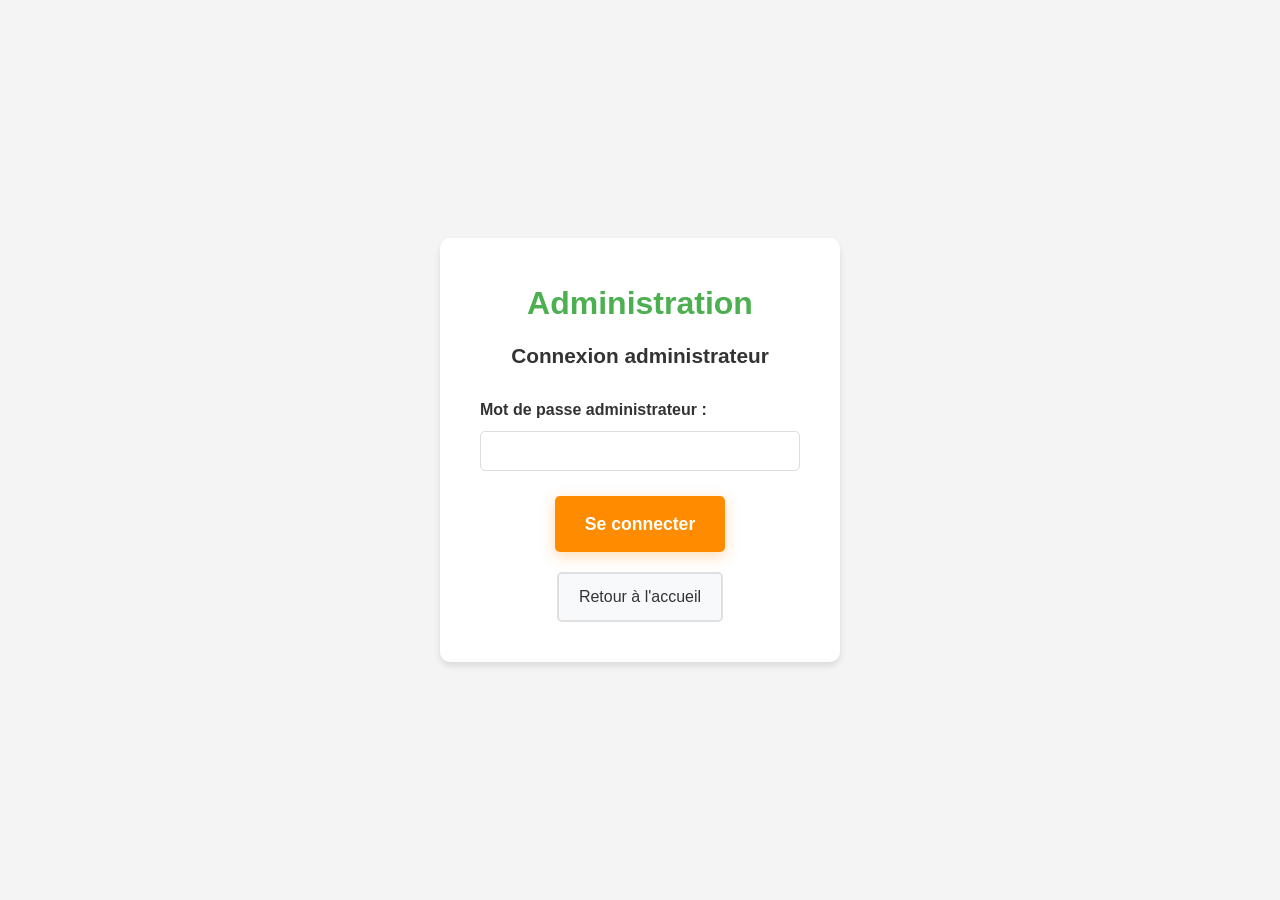
<file: admin.html>
<!DOCTYPE html>
<html lang="fr">
<head>
    <meta charset="UTF-8">
    <meta name="viewport" content="width=device-width, initial-scale=1.0">
    <title>Administration - Teranga Bio Sénégal</title>
    <link rel="stylesheet" href="styles.css?v=32">
</head>
<body class="admin-page">
    <button id="mobile-back-button" class="mobile-back-button" aria-label="Retour">
        <svg width="24" height="24" viewBox="0 0 24 24" fill="currentColor">
            <path d="M20 11H7.83l5.59-5.59L12 4l-8 8 8 8 1.41-1.41L7.83 13H20v-2z"/>
        </svg>
    </button>
    
    <!-- Section de connexion -->
    <div id="admin-login" class="admin-login-container">
        <div class="admin-login-box">
            <h1>Administration</h1>
            <h2>Connexion administrateur</h2>
            <form id="form-admin-login" autocomplete="off">
                <label for="admin-password">Mot de passe administrateur :</label>
                <input type="password" id="admin-password" autocomplete="new-password" required>
                <button type="submit" class="btn">Se connecter</button>
            </form>
            <div id="message-admin-login" style="display: none; margin-top: 15px; padding: 10px; border-radius: 5px;"></div>
            <a href="index.html" class="btn-secondary" style="margin-top: 15px; display: inline-block;">Retour à l'accueil</a>
        </div>
    </div>

    <!-- Tableau de bord administrateur -->
    <div id="admin-dashboard" style="display: none;">
        <header class="admin-header">
            <div class="admin-header-content">
                <h1>Administration - Teranga Bio Sénégal</h1>
                <div class="admin-header-actions">
                    <button id="btn-deconnexion" class="btn-secondary">Déconnexion</button>
                    <a href="index.html" class="btn">Retour à l'accueil</a>
                </div>
            </div>
        </header>
        
        <main class="admin-main">
            <!-- Navigation par onglets -->
            <nav class="admin-tabs">
                <button class="admin-tab active" data-tab="dashboard">📊 Tableau de bord</button>
                <button class="admin-tab" data-tab="vendeurs">👥 Vendeurs</button>
                <button class="admin-tab" data-tab="partenaires">🤝 Partenaires</button>
                <button class="admin-tab" data-tab="annonces">📢 Annonces</button>
                <button class="admin-tab" data-tab="campagnes">⭐ Campagnes</button>
                <button class="admin-tab" data-tab="categories">📁 Catégories & Zones</button>
                <button class="admin-tab" data-tab="passwords">🔐 Mots de passe</button>
            </nav>

            <!-- Onglet : Tableau de bord -->
            <section id="tab-dashboard" class="admin-tab-content active">
                <h2>Tableau de bord</h2>
                
                <!-- Encart sécurité et responsabilité -->
                <div class="admin-security-info">
                    <h3>🔒 Rôle et responsabilités administrateur</h3>
                    <p><strong>Rôle :</strong> Vous êtes responsable de la modération des contenus, de la validation des vendeurs et partenaires, et de la gestion éditoriale de la plateforme.</p>
                    <p><strong>Responsabilité éditoriale :</strong> Tous les contenus publiés (annonces, campagnes) doivent respecter les valeurs de Teranga Bio Sénégal et les règles de publication.</p>
                    <p><strong>Modération :</strong> Vérifiez chaque annonce avant publication, validez les demandes de vendeurs et partenaires selon les critères établis.</p>
                </div>

                <!-- Avertissement localStorage -->
                <div class="admin-warning">
                    <h3>⚠️ Important : Stockage local</h3>
                    <p>Les données sont stockées localement dans votre navigateur (localStorage). Les données sur d'autres appareils ne seront pas visibles ici.</p>
                </div>

                <!-- État de la plateforme - KPI -->
                <div class="admin-kpi-section">
                    <h3>📊 État de la plateforme</h3>
                    <div class="admin-kpi-grid">
                        <div class="admin-kpi-card">
                            <div class="kpi-icon">📢</div>
                            <div class="kpi-content">
                                <h4>Annonces totales</h4>
                                <p class="kpi-number" id="kpi-annonces-totales">0</p>
                                <p class="kpi-detail" id="kpi-annonces-detail">-</p>
                            </div>
                        </div>
                        <div class="admin-kpi-card">
                            <div class="kpi-icon">📅</div>
                            <div class="kpi-content">
                                <h4>Annonces cette semaine</h4>
                                <p class="kpi-number" id="kpi-annonces-semaine">0</p>
                                <p class="kpi-detail" id="kpi-annonces-aujourdhui">Aujourd'hui: 0</p>
                            </div>
                        </div>
                        <div class="admin-kpi-card">
                            <div class="kpi-icon">👥</div>
                            <div class="kpi-content">
                                <h4>Vendeurs actifs</h4>
                                <p class="kpi-number" id="kpi-vendeurs-actifs">0</p>
                                <p class="kpi-detail">Avec au moins une annonce</p>
                            </div>
                        </div>
                        <div class="admin-kpi-card">
                            <div class="kpi-icon">🎬</div>
                            <div class="kpi-content">
                                <h4>Répartition média</h4>
                                <p class="kpi-number" id="kpi-video-audio">-</p>
                                <p class="kpi-detail" id="kpi-video-audio-detail">-</p>
                            </div>
                        </div>
                        <div class="admin-kpi-card kpi-card-large">
                            <div class="kpi-icon">📍</div>
                            <div class="kpi-content">
                                <h4>Zones les plus actives</h4>
                                <div class="kpi-zones-list" id="kpi-zones-actives">
                                    <p class="kpi-detail">Chargement...</p>
                                </div>
                            </div>
                        </div>
                    </div>
                </div>

                <!-- Centre de décisions -->
                <div class="admin-decision-center">
                    <h3>🎯 Centre de décisions</h3>
                    <div class="admin-decision-grid">
                        <div class="admin-decision-card decision-pending">
                            <div class="decision-icon" data-target="tab-vendeurs" data-filter="en_attente" role="button" tabindex="0" aria-label="Voir les vendeurs en attente">⚠️</div>
                            <div class="decision-content">
                                <h4>Vendeurs en attente</h4>
                                <p class="decision-number" id="decision-vendeurs-pending">0</p>
                                <button class="btn btn-decision" data-target="tab-vendeurs" data-filter="en_attente">
                                    Voir / Traiter maintenant
                                </button>
                            </div>
                        </div>
                        <div class="admin-decision-card decision-pending">
                            <div class="decision-icon" data-target="tab-partenaires" data-filter="en_attente" role="button" tabindex="0" aria-label="Voir les partenaires en attente">🔔</div>
                            <div class="decision-content">
                                <h4>Partenaires en attente</h4>
                                <p class="decision-number" id="decision-partenaires-pending">0</p>
                                <button class="btn btn-decision" data-target="tab-partenaires" data-filter="en_attente">
                                    Voir / Traiter maintenant
                                </button>
                            </div>
                        </div>
                        <div class="admin-decision-card decision-moderation">
                            <div class="decision-icon" data-target="tab-annonces" data-filter="en_attente" role="button" tabindex="0" aria-label="Voir les annonces à modérer">📣</div>
                            <div class="decision-content">
                                <h4>Annonces à modérer</h4>
                                <p class="decision-number" id="decision-annonces-pending">0</p>
                                <button class="btn btn-decision" data-target="tab-annonces" data-filter="en_attente">
                                    Voir / Traiter maintenant
                                </button>
                            </div>
                        </div>
                        <div class="admin-decision-card decision-active">
                            <div class="decision-icon" data-target="tab-campagnes" role="button" tabindex="0" aria-label="Voir les campagnes actives">⭐</div>
                            <div class="decision-content">
                                <h4>Campagnes actives</h4>
                                <p class="decision-number" id="decision-campagnes-active">0</p>
                                <button class="btn btn-decision" data-target="tab-campagnes">
                                    Voir / Traiter maintenant
                                </button>
                            </div>
                        </div>
                    </div>
                </div>

                <!-- Statistiques générales -->
                <div class="admin-stats-grid">
                    <div class="admin-stat-card">
                        <h3>Vendeurs totaux</h3>
                        <p class="admin-stat-number" id="stat-vendeurs-totaux">-</p>
                        <p class="admin-stat-detail" id="stat-vendeurs-detail">-</p>
                    </div>
                    <div class="admin-stat-card">
                        <h3>Partenaires totaux</h3>
                        <p class="admin-stat-number" id="stat-partenaires-totaux">-</p>
                        <p class="admin-stat-detail" id="stat-partenaires-detail">-</p>
                    </div>
                    <div class="admin-stat-card">
                        <h3>Annonces totales</h3>
                        <p class="admin-stat-number" id="stat-annonces-totales">-</p>
                        <p class="admin-stat-detail" id="stat-annonces-detail">-</p>
                    </div>
                    <div class="admin-stat-card">
                        <h3>Campagnes actives</h3>
                        <p class="admin-stat-number" id="stat-campagnes-actives">-</p>
                        <p class="admin-stat-detail" id="stat-campagnes-detail">-</p>
                    </div>
                </div>

                <!-- En attente de validation -->
                <div class="admin-pending-section">
                    <h3>En attente de validation</h3>
                    <div class="admin-pending-grid">
                        <div class="admin-pending-card">
                            <h4>Vendeurs en attente</h4>
                            <p class="admin-pending-number" id="pending-vendeurs">0</p>
                            <button class="btn" onclick="adminSwitchTab('vendeurs', 'en_attente')">Voir la liste</button>
                        </div>
                        <div class="admin-pending-card">
                            <h4>Partenaires en attente</h4>
                            <p class="admin-pending-number" id="pending-partenaires">0</p>
                            <button class="btn" onclick="adminSwitchTab('partenaires', 'en_attente')">Voir la liste</button>
                        </div>
                    </div>
                </div>

                <!-- Annonces récentes -->
                <div class="admin-recent-section">
                    <h3>Annonces récentes</h3>
                    <div id="admin-recent-annonces" class="admin-recent-list">
                        <!-- Généré par JS -->
                    </div>
                </div>

                <!-- Historique des actions admin -->
                <div class="admin-history-section">
                    <div class="admin-section-header">
                        <h3>📋 Historique des actions administrateur</h3>
                        <button id="btn-clear-history" class="btn-secondary btn-small">Effacer l'historique</button>
                    </div>
                    <div id="admin-history" class="admin-history-list">
                        <!-- Généré par JS -->
                    </div>
                </div>
            </section>

            <!-- Onglet : Vendeurs -->
            <section id="tab-vendeurs" class="admin-tab-content">
                <div class="admin-section-header">
                    <h2>Gestion des vendeurs</h2>
                    <button id="btn-refresh-vendeurs" class="btn-secondary">🔄 Actualiser</button>
                </div>
                
                <!-- Filtres -->
                <div class="admin-filters">
                    <input type="text" id="filter-vendeurs-search" placeholder="Rechercher un vendeur..." class="admin-filter-input">
                    <select id="filter-vendeurs-statut" class="admin-filter-select">
                        <option value="">Tous les statuts</option>
                        <option value="en_attente">En attente</option>
                        <option value="valide">Validé</option>
                        <option value="suspendu">Suspendu</option>
                    </select>
                    <select id="filter-vendeurs-zone" class="admin-filter-select">
                        <option value="">Toutes les zones</option>
                    </select>
                </div>

                <div id="admin-vendeurs-list" class="admin-list">
                    <!-- Liste générée par JS -->
                </div>
                
                <!-- Message de confirmation -->
                <div id="message-vendeurs" class="admin-message" style="display: none;"></div>
            </section>

            <!-- Onglet : Partenaires -->
            <section id="tab-partenaires" class="admin-tab-content">
                <div class="admin-section-header">
                    <h2>Gestion des partenaires</h2>
                    <button id="btn-refresh-partenaires" class="btn-secondary">🔄 Actualiser</button>
                </div>
                
                <!-- Filtres -->
                <div class="admin-filters">
                    <input type="text" id="filter-partenaires-search" placeholder="Rechercher un partenaire..." class="admin-filter-input">
                    <select id="filter-partenaires-statut" class="admin-filter-select">
                        <option value="">Tous les statuts</option>
                        <option value="en_attente">En attente</option>
                        <option value="valide">Validé</option>
                        <option value="suspendu">Suspendu</option>
                    </select>
                    <select id="filter-partenaires-type" class="admin-filter-select">
                        <option value="">Tous les types</option>
                        <option value="ONG">ONG</option>
                        <option value="coopérative">Coopérative</option>
                        <option value="projet">Projet</option>
                        <option value="institution">Institution</option>
                        <option value="entreprise">Entreprise</option>
                    </select>
                </div>

                <div id="admin-partenaires-list" class="admin-list">
                    <!-- Liste générée par JS -->
                </div>
                
                <!-- Message de confirmation -->
                <div id="message-partenaires" class="admin-message" style="display: none;"></div>
            </section>

            <!-- Onglet : Annonces -->
            <section id="tab-annonces" class="admin-tab-content">
                <div class="admin-section-header">
                    <h2>Gestion et modération des annonces</h2>
                    <button id="btn-refresh-annonces" class="btn-secondary">🔄 Actualiser</button>
                </div>
                
                <!-- Filtres -->
                <div class="admin-filters">
                    <input type="text" id="filter-annonces-search" placeholder="Rechercher par catégorie, zone, contact..." class="admin-filter-input">
                    <select id="filter-annonces-format" class="admin-filter-select">
                        <option value="">Tous les formats</option>
                        <option value="video">📹 Vidéo</option>
                        <option value="audio">🎙️ Audio</option>
                        <option value="image">🖼️ Image</option>
                    </select>
                    <select id="filter-annonces-origine" class="admin-filter-select">
                        <option value="">Toutes les origines</option>
                        <option value="vendeur">👤 Vendeur</option>
                        <option value="partenaire">🤝 Partenaire</option>
                    </select>
                    <select id="filter-annonces-statut" class="admin-filter-select">
                        <option value="">Tous les statuts</option>
                        <option value="en_attente">⏳ En attente</option>
                        <option value="publiee">✓ Publiée</option>
                        <option value="masquee">👁️ Masquée</option>
                        <option value="refusee">✗ Refusée</option>
                    </select>
                    <select id="filter-annonces-categorie" class="admin-filter-select">
                        <option value="">Toutes les catégories</option>
                    </select>
                    <select id="filter-annonces-zone" class="admin-filter-select">
                        <option value="">Toutes les zones</option>
                    </select>
                </div>

                <div id="admin-annonces-list" class="admin-annonces-grid">
                    <!-- Liste générée par JS -->
                </div>
                
                <!-- Message de confirmation -->
                <div id="message-annonces" class="admin-message" style="display: none;"></div>
            </section>

            <!-- Onglet : Campagnes -->
            <section id="tab-campagnes" class="admin-tab-content">
                <div class="admin-section-header">
                    <h2>Gestion des campagnes partenaires</h2>
                    <button id="btn-refresh-campagnes" class="btn-secondary">🔄 Actualiser</button>
                </div>

                <div id="admin-campagnes-list" class="admin-list">
                    <!-- Liste générée par JS -->
                </div>
                
                <!-- Message de confirmation -->
                <div id="message-campagnes" class="admin-message" style="display: none;"></div>
            </section>

            <!-- Onglet : Catégories & Zones -->
            <section id="tab-categories" class="admin-tab-content">
                <div class="admin-section-header">
                    <h2>Gestion des catégories et zones</h2>
                </div>

                <div class="admin-categories-zones-grid">
                    <div class="admin-categories-section">
                        <h3>Catégories de produits</h3>
                        <div class="admin-add-item">
                            <input type="text" id="new-categorie" placeholder="Nom de la catégorie" class="admin-input">
                            <button id="btn-add-categorie" class="btn">Ajouter</button>
                        </div>
                        <div id="admin-categories-list" class="admin-items-list">
                            <!-- Liste générée par JS -->
                        </div>
                    </div>

                    <div class="admin-zones-section">
                        <h3>Zones géographiques</h3>
                        <div class="admin-add-item">
                            <input type="text" id="new-zone" placeholder="Nom de la zone" class="admin-input">
                            <button id="btn-add-zone" class="btn">Ajouter</button>
                        </div>
                        <div id="admin-zones-list" class="admin-items-list">
                            <!-- Liste générée par JS -->
                        </div>
                    </div>
                </div>
            </section>

            <!-- Onglet : Mots de passe -->
            <section id="tab-passwords" class="admin-tab-content">
                <div class="admin-section-header">
                    <h2>🔐 Visualisation des mots de passe</h2>
                    <button id="btn-refresh-passwords" class="btn-secondary">🔄 Actualiser</button>
                </div>

                <div class="admin-warning" style="margin-bottom: 20px;">
                    <h3>⚠️ Attention : Sécurité</h3>
                    <p>Cette section affiche les mots de passe en clair stockés dans localStorage. Les mots de passe ne sont pas cryptés. Cette fonctionnalité est uniquement à des fins d'administration et de développement.</p>
                </div>

                <div class="admin-passwords-grid">
                    <div class="admin-passwords-section">
                        <div class="admin-section-header">
                            <h3>👥 Vendeurs inscrits</h3>
                            <span id="count-vendeurs-passwords" class="admin-count-badge">0</span>
                        </div>
                        <div id="admin-vendeurs-passwords" class="admin-passwords-table-container">
                            <!-- Tableau généré par JS -->
                        </div>
                    </div>

                    <div class="admin-passwords-section">
                        <div class="admin-section-header">
                            <h3>🤝 Partenaires</h3>
                            <span id="count-partenaires-passwords" class="admin-count-badge">0</span>
                        </div>
                        <div id="admin-partenaires-passwords" class="admin-passwords-table-container">
                            <!-- Tableau généré par JS -->
                        </div>
                    </div>
                </div>
            </section>
        </main>
        
        <!-- Footer chargé dynamiquement -->
        <div id="footer-placeholder"></div>
    </div>
    
    <script src="script.js?v=26"></script>
    <script src="admin.js?v=1"></script>
</body>
</html>
</file>
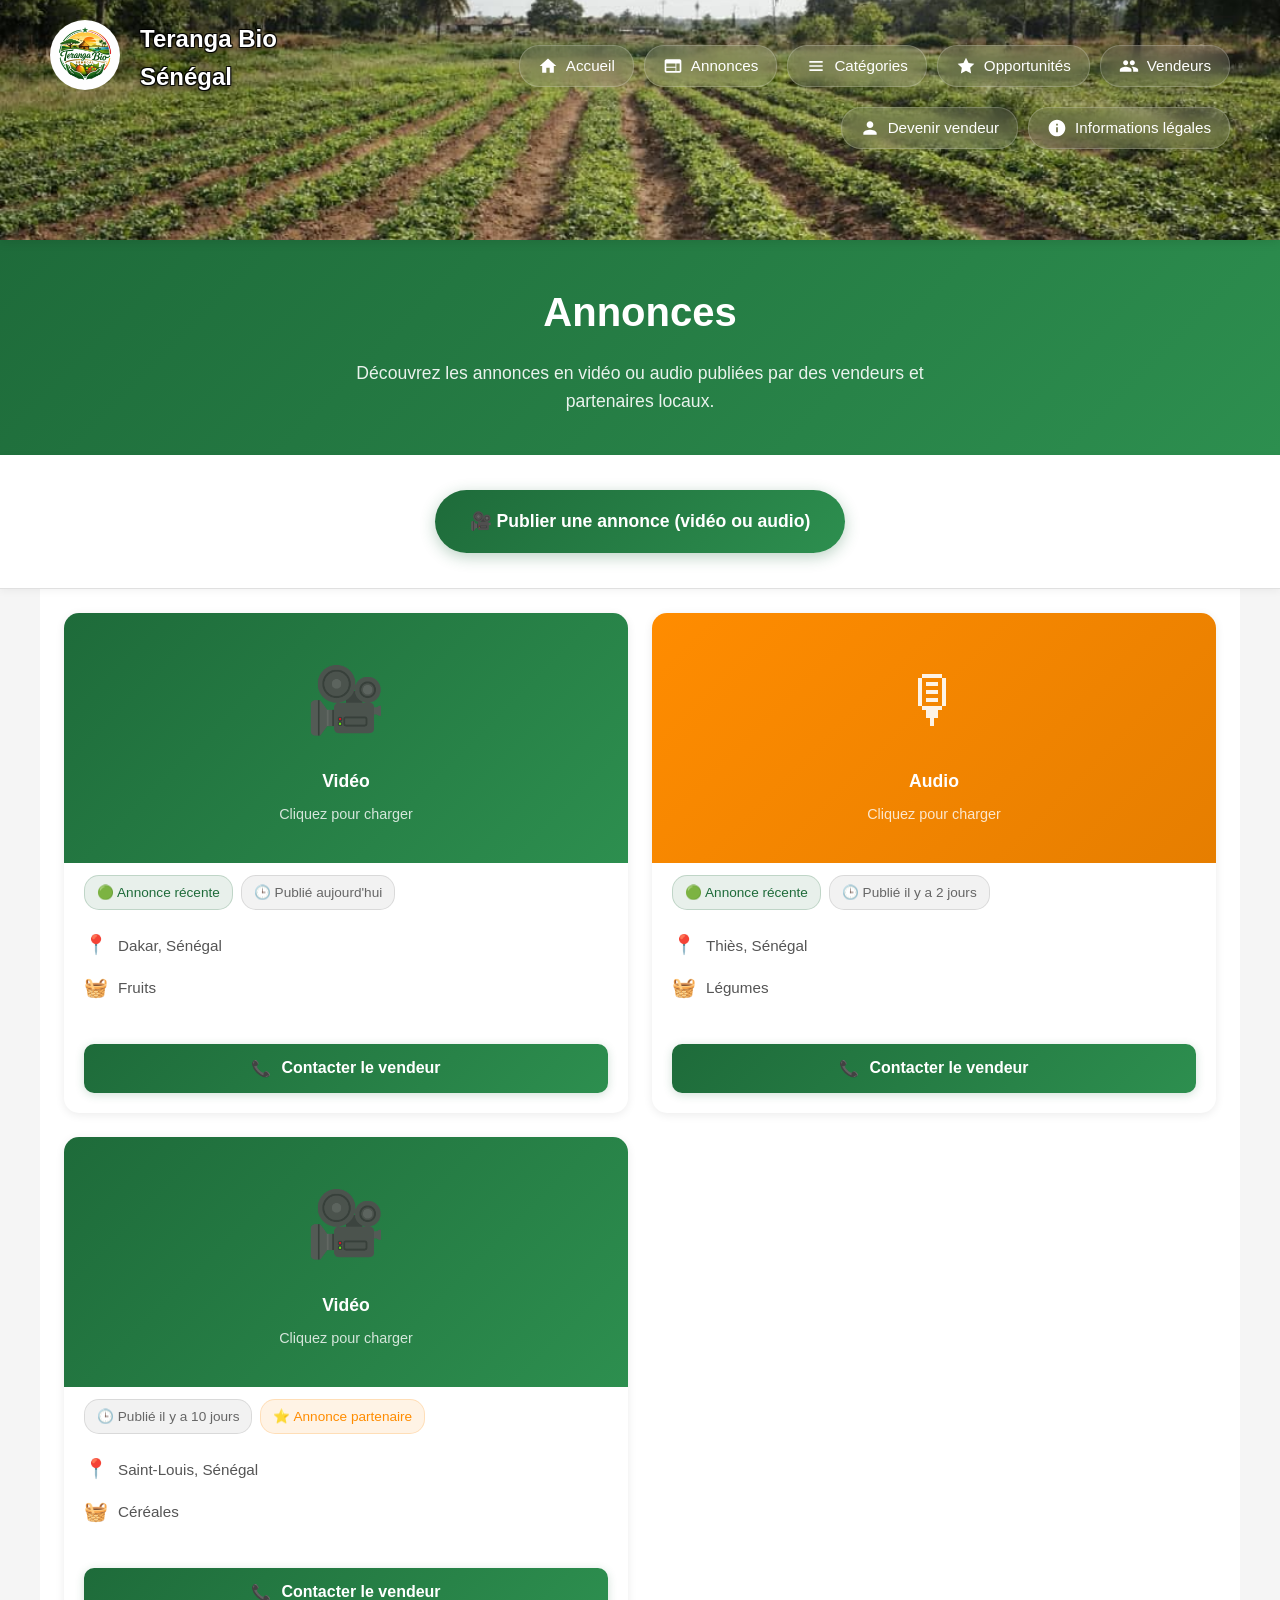
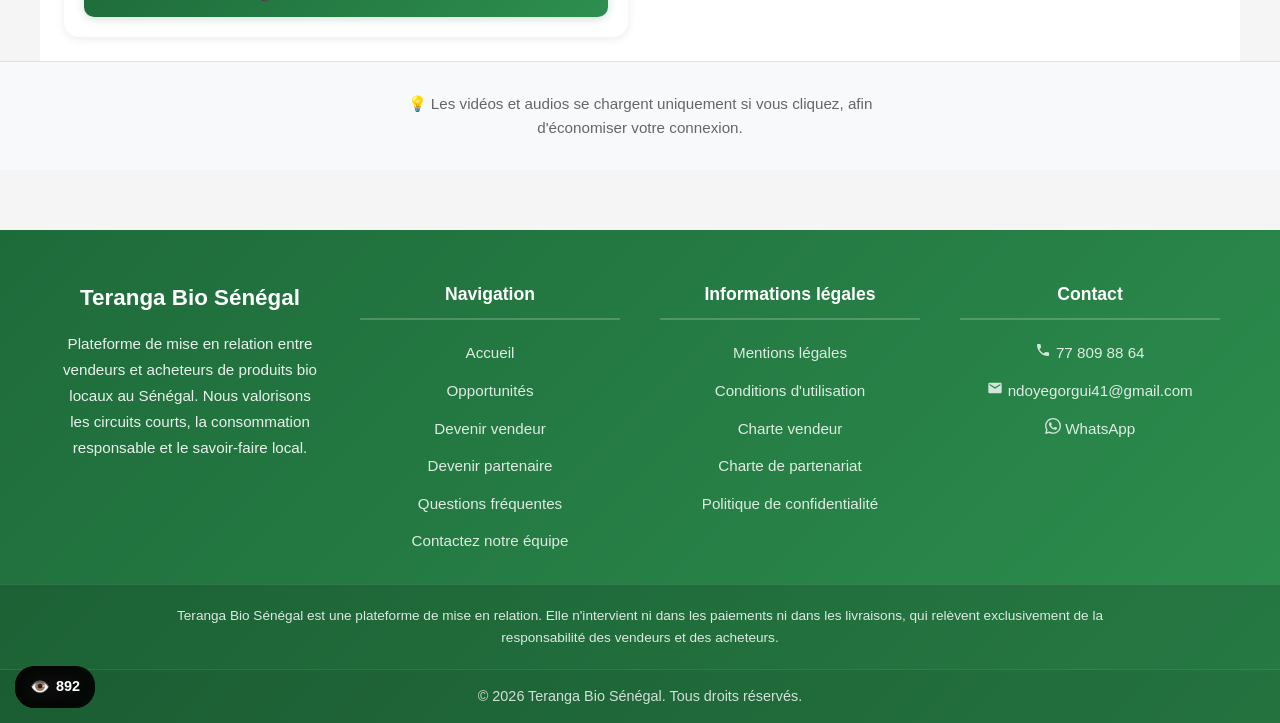
<file: annonces.html>
<!DOCTYPE html>
<html lang="fr">
<head>
    <meta charset="UTF-8">
    <meta name="viewport" content="width=device-width, initial-scale=1.0">
    <title>Annonces - Teranga Bio Sénégal</title>
    <link rel="stylesheet" href="styles.css?v=28">
</head>
<body class="page-annonces">
    <button id="mobile-back-button" class="mobile-back-button" aria-label="Retour">
        <svg width="24" height="24" viewBox="0 0 24 24" fill="currentColor">
            <path d="M20 11H7.83l5.59-5.59L12 4l-8 8 8 8 1.41-1.41L7.83 13H20v-2z"/>
        </svg>
    </button>
    <header>
        <img src="images/logo1.jpeg" alt="Logo Teranga Bio" class="logo-header">
        <div class="header-content">
            <h1>Teranga Bio Sénégal</h1>
            <nav class="main-nav" id="main-nav">
                <a href="index.html" class="nav-link">
                    <svg width="20" height="20" viewBox="0 0 24 24" fill="currentColor">
                        <path d="M10 20v-6h4v6h5v-8h3L12 3 2 12h3v8z"/>
                    </svg>
                    <span>Accueil</span>
                </a>
                <a href="annonces.html" class="nav-link active">
                    <svg width="20" height="20" viewBox="0 0 24 24" fill="currentColor">
                        <path d="M20 4H4c-1.1 0-1.99.9-1.99 2L2 18c0 1.1.9 2 2 2h16c1.1 0 2-.9 2-2V6c0-1.1-.9-2-2-2zm-5 14H4v-4h11v4zm0-5H4V9h11v4zm5 5h-4V9h4v9z"/>
                    </svg>
                    <span>Annonces</span>
                </a>
                <a href="categories.html" class="nav-link">
                    <svg width="20" height="20" viewBox="0 0 24 24" fill="currentColor">
                        <path d="M4 6h16v2H4zm0 5h16v2H4zm0 5h16v2H4z"/>
                    </svg>
                    <span>Catégories</span>
                </a>
                <a href="opportunite.html" class="nav-link">
                    <svg width="20" height="20" viewBox="0 0 24 24" fill="currentColor">
                        <path d="M12 2l3.09 6.26L22 9.27l-5 4.87 1.18 6.88L12 17.77l-6.18 3.25L7 14.14 2 9.27l6.91-1.01L12 2z"/>
                    </svg>
                    <span>Opportunités</span>
                </a>
                <a href="vendeurs.html" class="nav-link">
                    <svg width="20" height="20" viewBox="0 0 24 24" fill="currentColor">
                        <path d="M16 11c1.66 0 2.99-1.34 2.99-3S17.66 5 16 5c-1.66 0-3 1.34-3 3s1.34 3 3 3zm-8 0c1.66 0 2.99-1.34 2.99-3S9.66 5 8 5C6.34 5 5 6.34 5 8s1.34 3 3 3zm0 2c-2.33 0-7 1.17-7 3.5V19h14v-2.5c0-2.33-4.67-3.5-7-3.5zm8 0c-.29 0-.62.02-.97.05 1.16.84 1.97 1.97 1.97 3.45V19h6v-2.5c0-2.33-4.67-3.5-7-3.5z"/>
                    </svg>
                    <span>Vendeurs</span>
                </a>
                <a href="vendeur.html" class="nav-link">
                    <svg width="20" height="20" viewBox="0 0 24 24" fill="currentColor">
                        <path d="M12 12c2.21 0 4-1.79 4-4s-1.79-4-4-4-4 1.79-4 4 1.79 4 4 4zm0 2c-2.67 0-8 1.34-8 4v2h16v-2c0-2.66-5.33-4-8-4z"/>
                    </svg>
                    <span>Devenir vendeur</span>
                </a>
                <a href="informations-legales.html" class="nav-link">
                    <svg width="20" height="20" viewBox="0 0 24 24" fill="currentColor">
                        <path d="M12 2C6.48 2 2 6.48 2 12s4.48 10 10 10 10-4.48 10-10S17.52 2 12 2zm1 15h-2v-6h2v6zm0-8h-2V7h2v2z"/>
                    </svg>
                    <span>Informations légales</span>
                </a>
            </nav>
            <button class="nav-toggle" id="nav-toggle" aria-label="Toggle navigation">
                <span></span>
                <span></span>
                <span></span>
            </button>
        </div>
    </header>

    <main class="annonces-main">
        <!-- En-tête de la page -->
        <section class="annonces-header">
            <h1>Annonces</h1>
            <p class="annonces-subtitle">Découvrez les annonces en vidéo ou audio publiées par des vendeurs et partenaires locaux.</p>
        </section>

        <!-- CTA principal -->
        <section class="annonces-cta-section">
            <button type="button" class="btn btn-annonces-cta" id="btn-publier-annonce-page">
                🎥 Publier une annonce (vidéo ou audio)
            </button>
        </section>

        <!-- Feed d'annonces -->
        <section class="annonces-feed" id="annonces-feed">
            <!-- Les annonces seront chargées dynamiquement ici -->
            <div class="annonces-loading" id="annonces-loading">
                <div class="loading-spinner"></div>
                <p>Chargement des annonces...</p>
            </div>
        </section>

        <!-- Message de sensibilisation -->
        <section class="annonces-info">
            <p class="info-text">
                💡 Les vidéos et audios se chargent uniquement si vous cliquez, afin d'économiser votre connexion.
            </p>
        </section>
    </main>

    <!-- Footer dynamique -->
    <div id="footer-placeholder"></div>

    <!-- Modal de publication (complet) -->
    <div id="modal-publication" class="modal-publication" style="display: none;">
        <div class="modal-content">
            <button class="modal-close" id="modal-close" aria-label="Fermer">&times;</button>
            
            <!-- ÉTAPE 0 : Acceptation des règles de publication -->
            <div class="modal-step" id="step-0" data-step="0">
                <h2>Règles de publication</h2>
                <p class="step-description">Avant de publier votre annonce, prenez connaissance des règles essentielles</p>
                
                <!-- Règles visuelles -->
                <div class="rules-visual">
                    <div class="rule-item">
                        <span class="rule-icon">🧺</span>
                        <span class="rule-text">Produits bio locaux uniquement</span>
                    </div>
                    <div class="rule-item">
                        <span class="rule-icon">📍</span>
                        <span class="rule-text">Indiquer clairement le lieu</span>
                    </div>
                    <div class="rule-item">
                        <span class="rule-icon">📞</span>
                        <span class="rule-text">Donner un moyen de contact</span>
                    </div>
                    <div class="rule-item">
                        <span class="rule-icon">❌</span>
                        <span class="rule-text">Pas d'arnaque ni de fausses promesses</span>
                    </div>
                    <div class="rule-item">
                        <span class="rule-icon">🤝</span>
                        <span class="rule-text">Respect et honnêteté</span>
                    </div>
                </div>
                
                <!-- Version audio -->
                <div class="rules-audio-section">
                    <button type="button" class="btn-audio-rules" id="btn-audio-rules">
                        <span class="audio-icon">🎙️</span>
                        <span>Écouter les règles</span>
                    </button>
                    <audio id="audio-rules" preload="none" style="display: none;">
                        <source src="audio/regles-publication.mp3" type="audio/mpeg">
                        <source src="audio/regles-publication.m4a" type="audio/mp4">
                    </audio>
                    <div id="audio-status" class="audio-status" style="display: none;">
                        <span class="audio-playing-icon">🔊</span>
                        <span>Lecture en cours...</span>
                    </div>
                </div>
                
                <!-- Lien vers le texte complet -->
                <div class="rules-link-section">
                    <a href="informations-legales.html#regles-publication" target="_blank" class="rules-full-link">
                        <span>📄</span>
                        <span>Lire toutes les règles de publication</span>
                    </a>
                </div>
                
                <!-- Acceptation obligatoire -->
                <div class="rules-acceptance">
                    <label class="rules-checkbox-label" id="rules-checkbox-label">
                        <input type="checkbox" id="accept-rules" name="accept-rules" required>
                        <span class="checkbox-custom"></span>
                        <span class="checkbox-text">J'ai compris et j'accepte les règles de publication <span class="required">*</span></span>
                    </label>
                    <div id="rules-error" class="rules-error" style="display: none;">
                        Vous devez accepter les règles pour continuer
                    </div>
                </div>
                
                <!-- Bouton continuer -->
                <button type="button" class="btn btn-primary btn-continue-rules" id="btn-continue-rules" disabled>
                    Continuer
                </button>
                
                <p class="rules-timer-info" id="rules-timer-info">Veuillez prendre le temps de lire les règles (5 secondes minimum)</p>
            </div>
            
            <!-- ÉTAPE 1 : Choisir le mode de publication -->
                <div class="modal-step" id="step-1" data-step="1">
                    <h2>Choisissez votre mode de publication</h2>
                    <p class="step-description">Choisissez ce qui est le plus simple pour vous</p>
                    <div class="format-buttons">
                        <button type="button" class="format-btn" data-mode="record-video">
                            <span class="format-emoji">📹</span>
                            <span>Enregistrer une vidéo</span>
                        </button>
                        <button type="button" class="format-btn" data-mode="record-audio">
                            <span class="format-emoji">🎙</span>
                            <span>Enregistrer un audio</span>
                        </button>
                        <button type="button" class="format-btn" data-mode="import">
                            <span class="format-emoji">📁</span>
                            <span>Importer une vidéo ou un audio</span>
                        </button>
                        <button type="button" class="format-btn" data-mode="image-only">
                            <span class="format-emoji">📷</span>
                            <span>Publier une image</span>
                            <span class="format-subtitle">Annonce simple avec photo</span>
                        </button>
                    </div>
                </div>
                
                <!-- ÉTAPE 2 : Enregistrement ou Importation -->
                <div class="modal-step" id="step-2" data-step="2" style="display: none;">
                    <!-- Section Enregistrement -->
                    <div id="recording-section" style="display: none;">
                        <h2>Enregistrez votre annonce</h2>
                        <p class="step-guide">Montrez votre produit ou expliquez votre activité, dites le prix, le lieu et comment vous contacter</p>
                        
                        <div class="recording-container">
                            <div class="recording-preview" id="recording-preview">
                                <video id="video-preview" style="display: none;" playsinline></video>
                                <audio id="audio-preview" style="display: none;" controls></audio>
                                <div class="recording-placeholder" id="recording-placeholder">
                                    <svg width="64" height="64" viewBox="0 0 24 24" fill="currentColor">
                                        <circle cx="12" cy="12" r="10" stroke="currentColor" stroke-width="2" fill="none"/>
                                        <circle cx="12" cy="12" r="3" fill="currentColor"/>
                                    </svg>
                                </div>
                            </div>
                            
                            <div class="recording-controls">
                                <div class="timer" id="recording-timer">00:00</div>
                                <button type="button" class="btn-record" id="btn-start-record">
                                    <svg width="24" height="24" viewBox="0 0 24 24" fill="currentColor">
                                        <circle cx="12" cy="12" r="10" fill="currentColor"/>
                                    </svg>
                                    <span>Commencer</span>
                                </button>
                                <button type="button" class="btn-record btn-stop" id="btn-stop-record" style="display: none;">
                                    <svg width="24" height="24" viewBox="0 0 24 24" fill="currentColor">
                                        <rect x="6" y="6" width="12" height="12" fill="currentColor"/>
                                    </svg>
                                    <span>Arrêter</span>
                                </button>
                                <button type="button" class="btn-record btn-restart" id="btn-restart-record" style="display: none;">
                                    <svg width="24" height="24" viewBox="0 0 24 24" fill="currentColor">
                                        <path d="M17.65 6.35C16.2 4.9 14.21 4 12 4c-4.42 0-7.99 3.58-7.99 8s3.57 8 7.99 8c3.73 0 6.84-2.55 7.73-6h-2.08c-.82 2.33-3.04 4-5.65 4-3.31 0-6-2.69-6-6s2.69-6 6-6c1.66 0 3.14.69 4.22 1.78L13 11h7V4l-2.35 2.35z"/>
                                    </svg>
                                    <span>Recommencer</span>
                                </button>
                            </div>
                        </div>
                    </div>
                    
                    <!-- Section Importation -->
                    <div id="import-section" style="display: none;">
                        <h2>Importez votre vidéo ou audio</h2>
                        <p class="step-guide">Vous pouvez importer une vidéo ou un audio déjà enregistré</p>
                        
                        <div class="import-container">
                            <input type="file" id="file-input" accept="video/mp4,video/quicktime,audio/mpeg,audio/mp4,audio/x-m4a" style="display: none;">
                            <button type="button" class="btn-import" id="btn-select-file">
                                <svg width="48" height="48" viewBox="0 0 24 24" fill="currentColor">
                                    <path d="M19.35 10.04C18.67 6.59 15.64 4 12 4 9.11 4 6.6 5.64 5.35 8.04 2.34 8.36 0 10.91 0 14c0 3.31 2.69 6 6 6h13c2.76 0 5-2.24 5-5 0-2.64-2.05-4.78-4.65-4.96zM14 13v4h-4v-4H7l5-5 5 5h-3z"/>
                                </svg>
                                <span>Choisir un fichier</span>
                                <small>MP4, MOV, MP3, M4A</small>
                            </button>
                            
                            <div class="import-preview" id="import-preview" style="display: none;">
                                <video id="imported-video-preview" controls style="display: none; width: 100%; max-height: 300px; border-radius: 10px;"></video>
                                <audio id="imported-audio-preview" controls style="display: none; width: 100%;"></audio>
                                <div class="file-info" id="file-info"></div>
                                <button type="button" class="btn btn-secondary" id="btn-change-file" style="margin-top: 15px;">
                                    Changer de fichier
                                </button>
                            </div>
                        </div>
                    </div>
                </div>
                
                <!-- ÉTAPE 3 : Informations essentielles -->
                <div class="modal-step" id="step-3" data-step="3" style="display: none;">
                    <h2>Quelques informations</h2>
                    <p class="step-description">Remplissez rapidement ces détails</p>
                    
                    <div class="form-simple">
                        <div class="form-group">
                            <label>Lieu</label>
                            <button type="button" class="btn-location" id="btn-location">
                                <svg width="20" height="20" viewBox="0 0 24 24" fill="currentColor">
                                    <path d="M12 2C8.13 2 5 5.13 5 9c0 5.25 7 13 7 13s7-7.75 7-13c0-3.87-3.13-7-7-7zm0 9.5c-1.38 0-2.5-1.12-2.5-2.5s1.12-2.5 2.5-2.5 2.5 1.12 2.5 2.5-1.12 2.5-2.5 2.5z"/>
                                </svg>
                                <span id="location-text">Utiliser ma position actuelle</span>
                            </button>
                            <input type="text" id="location-input" placeholder="Ou saisir un lieu" style="display: none;">
                        </div>
                        
                        <div class="form-group">
                            <label>Type de produit</label>
                            <div class="product-buttons">
                                <button type="button" class="product-btn" data-product="fruits">Fruits</button>
                                <button type="button" class="product-btn" data-product="legumes">Légumes</button>
                                <button type="button" class="product-btn" data-product="cereales">Céréales</button>
                                <button type="button" class="product-btn" data-product="transformes">Produits transformés</button>
                                <button type="button" class="product-btn" data-product="autre">Autre</button>
                            </div>
                        </div>
                        
                        <div class="form-group">
                            <label>Contact (WhatsApp ou téléphone)</label>
                            <input type="tel" id="contact-input" placeholder="Ex: 77 123 45 67" pattern="[0-9]{2} [0-9]{3} [0-9]{2} [0-9]{2}">
                        </div>
                        
                        <button type="button" class="btn btn-primary" id="btn-continue-step3" style="margin-top: 30px; width: 100%;">
                            Continuer
                        </button>
                    </div>
                </div>
                
                <!-- ÉTAPE 4 : Prévisualisation -->
                <div class="modal-step" id="step-4" data-step="4" style="display: none;">
                    <h2>Vérifiez votre annonce</h2>
                    <p class="step-description">Écoutez ou regardez avant de publier</p>
                    
                    <div class="preview-container">
                        <video id="final-video-preview" controls style="display: none; width: 100%; max-height: 300px; border-radius: 10px;"></video>
                        <audio id="final-audio-preview" controls style="display: none; width: 100%;"></audio>
                        
                        <div class="preview-info">
                            <p><strong>Lieu:</strong> <span id="preview-location">-</span></p>
                            <p><strong>Produit:</strong> <span id="preview-product">-</span></p>
                            <p><strong>Contact:</strong> <span id="preview-contact">-</span></p>
                        </div>
                    </div>
                    
                    <div class="preview-actions">
                        <button type="button" class="btn btn-secondary" id="btn-modify">Modifier</button>
                        <button type="button" class="btn btn-primary" id="btn-publish">Publier l'annonce</button>
                    </div>
                </div>
                
                <!-- ÉTAPE 5 : Confirmation -->
                <div class="modal-step" id="step-5" data-step="5" style="display: none;">
                    <div class="confirmation-content">
                        <div class="confirmation-icon">
                            <svg width="80" height="80" viewBox="0 0 24 24" fill="currentColor">
                                <path d="M12 2C6.48 2 2 6.48 2 12s4.48 10 10 10 10-4.48 10-10S17.52 2 12 2zm-2 15l-5-5 1.41-1.41L10 14.17l7.59-7.59L19 8l-9 9z"/>
                            </svg>
                        </div>
                        <h2>Annonce envoyée !</h2>
                        <p class="confirmation-message">Votre annonce est envoyée et sera visible après une vérification rapide</p>
                        <button type="button" class="btn btn-primary" id="btn-close-modal">Fermer</button>
                    </div>
            </div>
        </div>
    </div>

    <script src="script.js"></script>
    <script src="campagnes.js"></script>
    <script src="modal-publication.js"></script>
    <script src="annonces.js"></script>
</body>
</html>
</file>
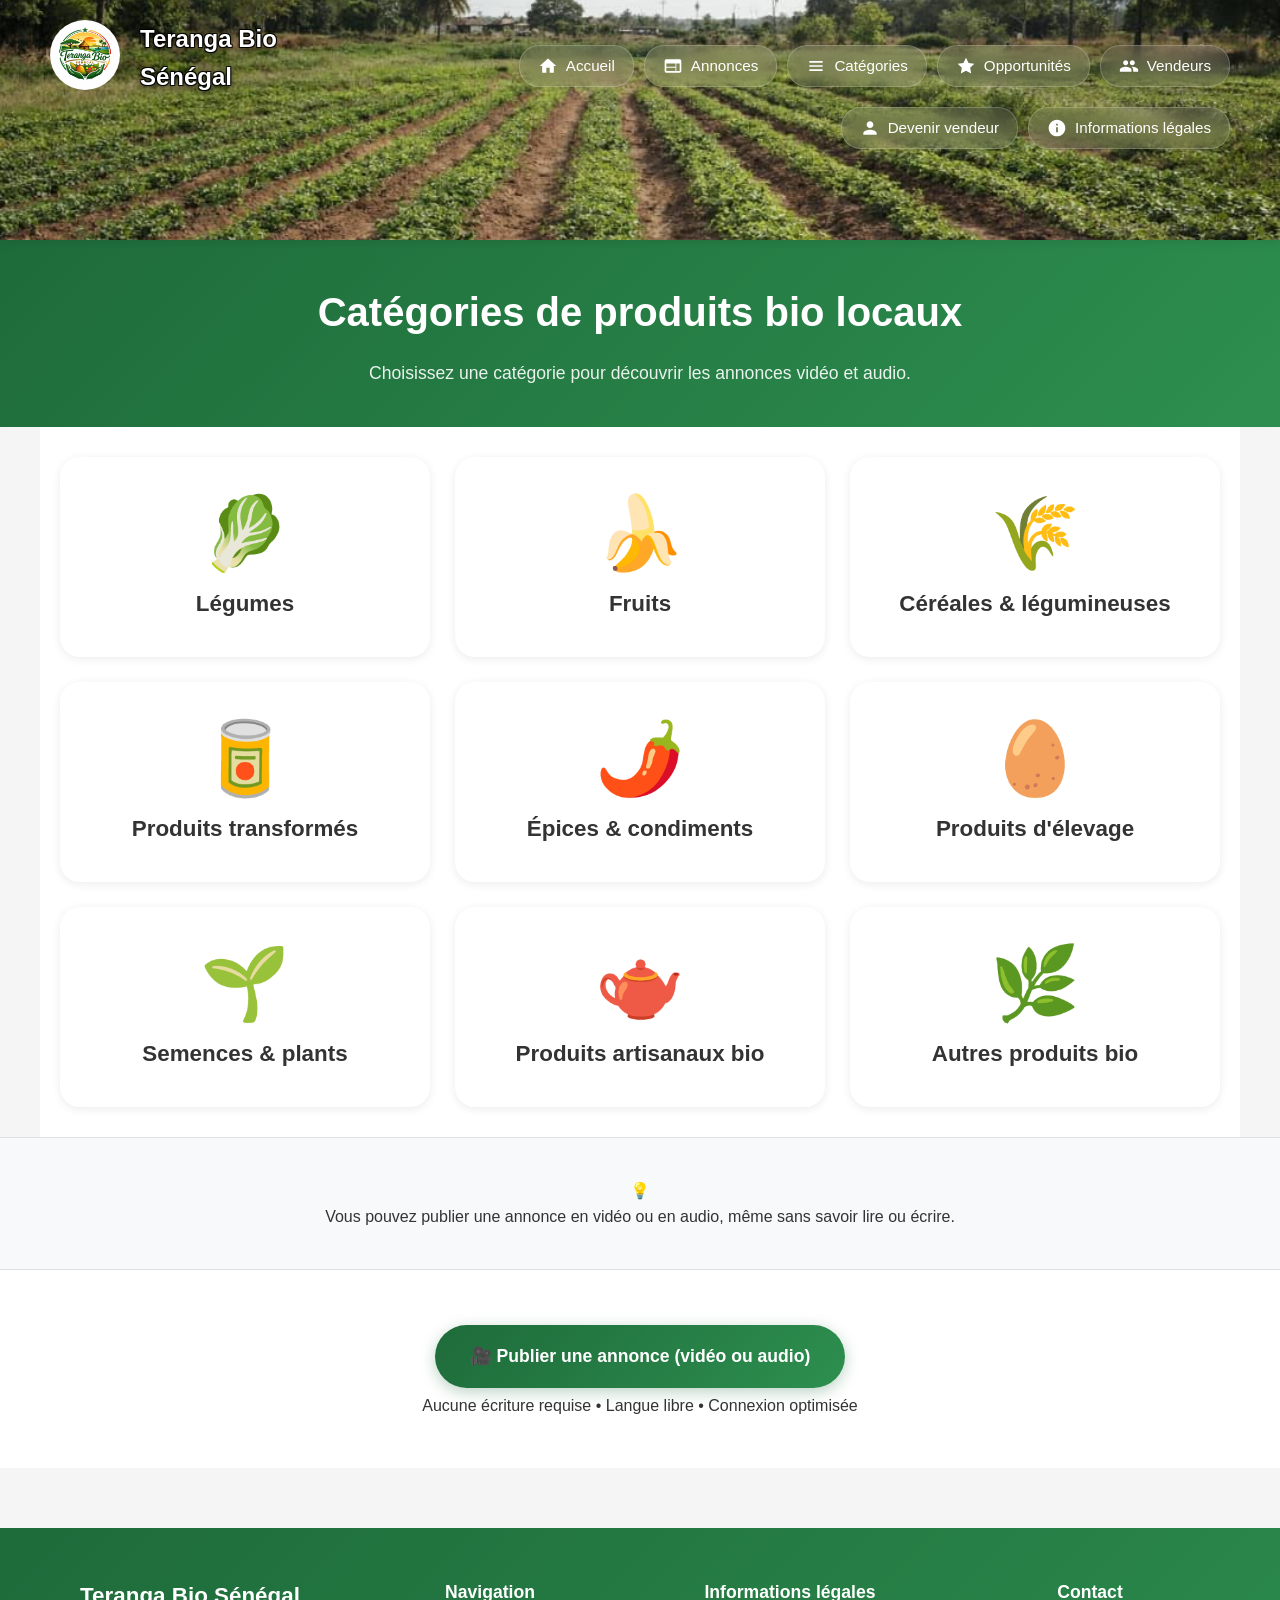
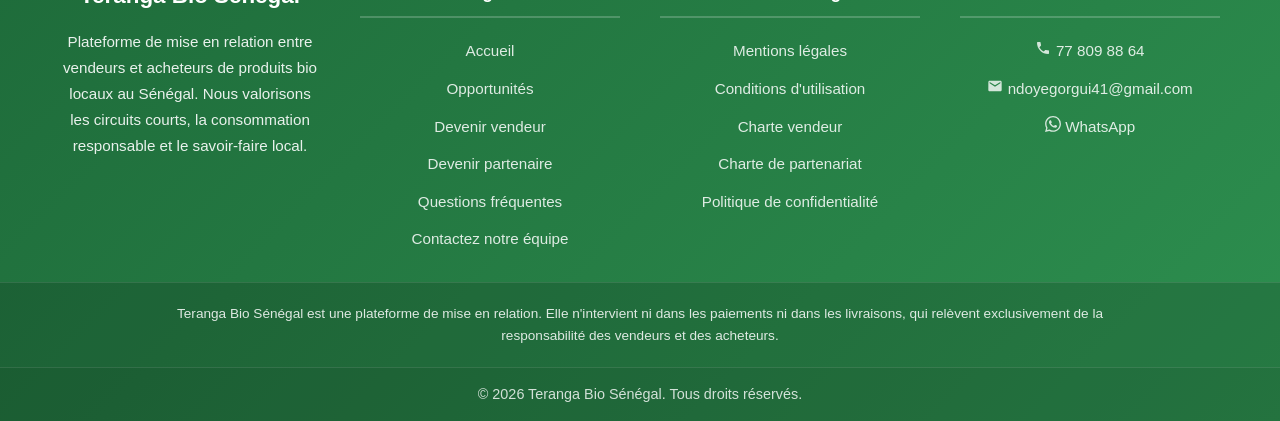
<file: categories.html>
<!DOCTYPE html>
<html lang="fr">
<head>
    <meta charset="UTF-8">
    <meta name="viewport" content="width=device-width, initial-scale=1.0">
    <title>Catégories - Teranga Bio Sénégal</title>
    <link rel="stylesheet" href="styles.css?v=28">
</head>
<body class="page-categories">
    <button id="mobile-back-button" class="mobile-back-button" aria-label="Retour">
        <svg width="24" height="24" viewBox="0 0 24 24" fill="currentColor">
            <path d="M20 11H7.83l5.59-5.59L12 4l-8 8 8 8 1.41-1.41L7.83 13H20v-2z"/>
        </svg>
    </button>
    <header>
        <img src="images/logo1.jpeg" alt="Logo Teranga Bio" class="logo-header">
        <div class="header-content">
            <h1>Teranga Bio Sénégal</h1>
            <nav class="main-nav" id="main-nav">
                <a href="index.html" class="nav-link">
                    <svg width="20" height="20" viewBox="0 0 24 24" fill="currentColor">
                        <path d="M10 20v-6h4v6h5v-8h3L12 3 2 12h3v8z"/>
                    </svg>
                    <span>Accueil</span>
                </a>
                <a href="annonces.html" class="nav-link">
                    <svg width="20" height="20" viewBox="0 0 24 24" fill="currentColor">
                        <path d="M20 4H4c-1.1 0-1.99.9-1.99 2L2 18c0 1.1.9 2 2 2h16c1.1 0 2-.9 2-2V6c0-1.1-.9-2-2-2zm-5 14H4v-4h11v4zm0-5H4V9h11v4zm5 5h-4V9h4v9z"/>
                    </svg>
                    <span>Annonces</span>
                </a>
                <a href="categories.html" class="nav-link active">
                    <svg width="20" height="20" viewBox="0 0 24 24" fill="currentColor">
                        <path d="M4 6h16v2H4zm0 5h16v2H4zm0 5h16v2H4z"/>
                    </svg>
                    <span>Catégories</span>
                </a>
                <a href="opportunite.html" class="nav-link">
                    <svg width="20" height="20" viewBox="0 0 24 24" fill="currentColor">
                        <path d="M12 2l3.09 6.26L22 9.27l-5 4.87 1.18 6.88L12 17.77l-6.18 3.25L7 14.14 2 9.27l6.91-1.01L12 2z"/>
                    </svg>
                    <span>Opportunités</span>
                </a>
                <a href="vendeurs.html" class="nav-link">
                    <svg width="20" height="20" viewBox="0 0 24 24" fill="currentColor">
                        <path d="M16 11c1.66 0 2.99-1.34 2.99-3S17.66 5 16 5c-1.66 0-3 1.34-3 3s1.34 3 3 3zm-8 0c1.66 0 2.99-1.34 2.99-3S9.66 5 8 5C6.34 5 5 6.34 5 8s1.34 3 3 3zm0 2c-2.33 0-7 1.17-7 3.5V19h14v-2.5c0-2.33-4.67-3.5-7-3.5zm8 0c-.29 0-.62.02-.97.05 1.16.84 1.97 1.97 1.97 3.45V19h6v-2.5c0-2.33-4.67-3.5-7-3.5z"/>
                    </svg>
                    <span>Vendeurs</span>
                </a>
                <a href="vendeur.html" class="nav-link">
                    <svg width="20" height="20" viewBox="0 0 24 24" fill="currentColor">
                        <path d="M12 12c2.21 0 4-1.79 4-4s-1.79-4-4-4-4 1.79-4 4 1.79 4 4 4zm0 2c-2.67 0-8 1.34-8 4v2h16v-2c0-2.66-5.33-4-8-4z"/>
                    </svg>
                    <span>Devenir vendeur</span>
                </a>
                <a href="informations-legales.html" class="nav-link">
                    <svg width="20" height="20" viewBox="0 0 24 24" fill="currentColor">
                        <path d="M12 2C6.48 2 2 6.48 2 12s4.48 10 10 10 10-4.48 10-10S17.52 2 12 2zm1 15h-2v-6h2v6zm0-8h-2V7h2v2z"/>
                    </svg>
                    <span>Informations légales</span>
                </a>
            </nav>
            <button class="nav-toggle" id="nav-toggle" aria-label="Toggle navigation">
                <span></span>
                <span></span>
                <span></span>
            </button>
        </div>
    </header>

    <main class="categories-main">
        <!-- En-tête de la page -->
        <section class="categories-header">
            <h1>Catégories de produits bio locaux</h1>
            <p class="categories-subtitle">Choisissez une catégorie pour découvrir les annonces vidéo et audio.</p>
        </section>

        <!-- Grille de catégories -->
        <section class="categories-grid" id="categories-grid">
            <!-- Les catégories seront générées dynamiquement -->
        </section>

        <!-- Message d'inclusion -->
        <section class="categories-inclusion">
            <div class="inclusion-content">
                <span class="inclusion-icon">💡</span>
                <p>Vous pouvez publier une annonce en vidéo ou en audio, même sans savoir lire ou écrire.</p>
            </div>
        </section>

        <!-- Section Campagne partenaire (si correspond à la catégorie) -->
        <section id="campagne-categories" class="campagne-section-categories" style="display: none;">
            <!-- La campagne sera chargée dynamiquement -->
        </section>

        <!-- CTA principal -->
        <section class="categories-cta-section">
            <button type="button" class="btn btn-categories-cta" id="btn-publier-annonce-categories">
                🎥 Publier une annonce (vidéo ou audio)
            </button>
            <p class="categories-cta-micro-text">Aucune écriture requise • Langue libre • Connexion optimisée</p>
        </section>
    </main>

    <!-- Footer dynamique -->
    <div id="footer-placeholder"></div>

    <!-- Modal de publication (complet) -->
    <div id="modal-publication" class="modal-publication" style="display: none;">
        <div class="modal-content">
            <button class="modal-close" id="modal-close" aria-label="Fermer">&times;</button>
            
            <!-- ÉTAPE 0 : Acceptation des règles de publication -->
            <div class="modal-step" id="step-0" data-step="0">
                <h2>Règles de publication</h2>
                <p class="step-description">Avant de publier votre annonce, prenez connaissance des règles essentielles</p>
                
                <!-- Règles visuelles -->
                <div class="rules-visual">
                    <div class="rule-item">
                        <span class="rule-icon">🧺</span>
                        <span class="rule-text">Produits bio locaux uniquement</span>
                    </div>
                    <div class="rule-item">
                        <span class="rule-icon">📍</span>
                        <span class="rule-text">Indiquer clairement le lieu</span>
                    </div>
                    <div class="rule-item">
                        <span class="rule-icon">📞</span>
                        <span class="rule-text">Donner un moyen de contact</span>
                    </div>
                    <div class="rule-item">
                        <span class="rule-icon">❌</span>
                        <span class="rule-text">Pas d'arnaque ni de fausses promesses</span>
                    </div>
                    <div class="rule-item">
                        <span class="rule-icon">🤝</span>
                        <span class="rule-text">Respect et honnêteté</span>
                    </div>
                </div>
                
                <!-- Version audio -->
                <div class="rules-audio-section">
                    <button type="button" class="btn-audio-rules" id="btn-audio-rules">
                        <span class="audio-icon">🎙️</span>
                        <span>Écouter les règles</span>
                    </button>
                    <audio id="audio-rules" preload="none" style="display: none;">
                        <source src="audio/regles-publication.mp3" type="audio/mpeg">
                        <source src="audio/regles-publication.m4a" type="audio/mp4">
                    </audio>
                    <div id="audio-status" class="audio-status" style="display: none;">
                        <span class="audio-playing-icon">🔊</span>
                        <span>Lecture en cours...</span>
                    </div>
                </div>
                
                <!-- Lien vers le texte complet -->
                <div class="rules-link-section">
                    <a href="informations-legales.html#regles-publication" target="_blank" class="rules-full-link">
                        <span>📄</span>
                        <span>Lire toutes les règles de publication</span>
                    </a>
                </div>
                
                <!-- Acceptation obligatoire -->
                <div class="rules-acceptance">
                    <label class="rules-checkbox-label" id="rules-checkbox-label">
                        <input type="checkbox" id="accept-rules" name="accept-rules" required>
                        <span class="checkbox-custom"></span>
                        <span class="checkbox-text">J'ai compris et j'accepte les règles de publication <span class="required">*</span></span>
                    </label>
                    <div id="rules-error" class="rules-error" style="display: none;">
                        Vous devez accepter les règles pour continuer
                    </div>
                </div>
                
                <!-- Bouton continuer -->
                <button type="button" class="btn btn-primary btn-continue-rules" id="btn-continue-rules" disabled>
                    Continuer
                </button>
                
                <p class="rules-timer-info" id="rules-timer-info">Veuillez prendre le temps de lire les règles (5 secondes minimum)</p>
            </div>
            
            <!-- ÉTAPE 1 : Choisir le mode de publication -->
            <div class="modal-step" id="step-1" data-step="1" style="display: none;">
                    <h2>Choisissez votre mode de publication</h2>
                    <p class="step-description">Choisissez ce qui est le plus simple pour vous</p>
                    <div class="format-buttons">
                        <button type="button" class="format-btn" data-mode="record-video">
                            <span class="format-emoji">📹</span>
                            <span>Enregistrer une vidéo</span>
                        </button>
                        <button type="button" class="format-btn" data-mode="record-audio">
                            <span class="format-emoji">🎙</span>
                            <span>Enregistrer un audio</span>
                        </button>
                        <button type="button" class="format-btn" data-mode="import">
                            <span class="format-emoji">📁</span>
                            <span>Importer une vidéo ou un audio</span>
                        </button>
                        <button type="button" class="format-btn" data-mode="image-only">
                            <span class="format-emoji">📷</span>
                            <span>Publier une image</span>
                            <span class="format-subtitle">Annonce simple avec photo</span>
                        </button>
                    </div>
                </div>
                
                <!-- ÉTAPE 2 : Enregistrement ou Importation -->
                <div class="modal-step" id="step-2" data-step="2" style="display: none;">
                    <!-- Section Enregistrement -->
                    <div id="recording-section" style="display: none;">
                        <h2>Enregistrez votre annonce</h2>
                        <p class="step-guide">Montrez votre produit ou expliquez votre activité, dites le prix, le lieu et comment vous contacter</p>
                        
                        <div class="recording-container">
                            <div class="recording-preview" id="recording-preview">
                                <video id="video-preview" style="display: none;" playsinline></video>
                                <audio id="audio-preview" style="display: none;" controls></audio>
                                <div class="recording-placeholder" id="recording-placeholder">
                                    <svg width="64" height="64" viewBox="0 0 24 24" fill="currentColor">
                                        <circle cx="12" cy="12" r="10" stroke="currentColor" stroke-width="2" fill="none"/>
                                        <circle cx="12" cy="12" r="3" fill="currentColor"/>
                                    </svg>
                                </div>
                            </div>
                            
                            <div class="recording-controls">
                                <div class="timer" id="recording-timer">00:00</div>
                                <button type="button" class="btn-record" id="btn-start-record">
                                    <svg width="24" height="24" viewBox="0 0 24 24" fill="currentColor">
                                        <circle cx="12" cy="12" r="10" fill="currentColor"/>
                                    </svg>
                                    <span>Commencer</span>
                                </button>
                                <button type="button" class="btn-record btn-stop" id="btn-stop-record" style="display: none;">
                                    <svg width="24" height="24" viewBox="0 0 24 24" fill="currentColor">
                                        <rect x="6" y="6" width="12" height="12" fill="currentColor"/>
                                    </svg>
                                    <span>Arrêter</span>
                                </button>
                                <button type="button" class="btn-record btn-restart" id="btn-restart-record" style="display: none;">
                                    <svg width="24" height="24" viewBox="0 0 24 24" fill="currentColor">
                                        <path d="M17.65 6.35C16.2 4.9 14.21 4 12 4c-4.42 0-7.99 3.58-7.99 8s3.57 8 7.99 8c3.73 0 6.84-2.55 7.73-6h-2.08c-.82 2.33-3.04 4-5.65 4-3.31 0-6-2.69-6-6s2.69-6 6-6c1.66 0 3.14.69 4.22 1.78L13 11h7V4l-2.35 2.35z"/>
                                    </svg>
                                    <span>Recommencer</span>
                                </button>
                            </div>
                        </div>
                    </div>
                    
                    <!-- Section Importation -->
                    <div id="import-section" style="display: none;">
                        <h2>Importez votre vidéo ou audio</h2>
                        <p class="step-guide">Vous pouvez importer une vidéo ou un audio déjà enregistré</p>
                        
                        <div class="import-container">
                            <input type="file" id="file-input" accept="video/mp4,video/quicktime,audio/mpeg,audio/mp4,audio/x-m4a" style="display: none;">
                            <button type="button" class="btn-import" id="btn-select-file">
                                <svg width="48" height="48" viewBox="0 0 24 24" fill="currentColor">
                                    <path d="M19.35 10.04C18.67 6.59 15.64 4 12 4 9.11 4 6.6 5.64 5.35 8.04 2.34 8.36 0 10.91 0 14c0 3.31 2.69 6 6 6h13c2.76 0 5-2.24 5-5 0-2.64-2.05-4.78-4.65-4.96zM14 13v4h-4v-4H7l5-5 5 5h-3z"/>
                                </svg>
                                <span>Choisir un fichier</span>
                                <small>MP4, MOV, MP3, M4A</small>
                            </button>
                            
                            <div class="import-preview" id="import-preview" style="display: none;">
                                <video id="imported-video-preview" controls style="display: none; width: 100%; max-height: 300px; border-radius: 10px;"></video>
                                <audio id="imported-audio-preview" controls style="display: none; width: 100%;"></audio>
                                <div class="file-info" id="file-info"></div>
                                <button type="button" class="btn btn-secondary" id="btn-change-file" style="margin-top: 15px;">
                                    Changer de fichier
                                </button>
                            </div>
                        </div>
                    </div>
                </div>
                
                <!-- ÉTAPE 3 : Informations essentielles -->
                <div class="modal-step" id="step-3" data-step="3" style="display: none;">
                    <h2>Quelques informations</h2>
                    <p class="step-description">Remplissez rapidement ces détails</p>
                    
                    <div class="form-simple">
                        <div class="form-group">
                            <label>Lieu</label>
                            <button type="button" class="btn-location" id="btn-location">
                                <svg width="20" height="20" viewBox="0 0 24 24" fill="currentColor">
                                    <path d="M12 2C8.13 2 5 5.13 5 9c0 5.25 7 13 7 13s7-7.75 7-13c0-3.87-3.13-7-7-7zm0 9.5c-1.38 0-2.5-1.12-2.5-2.5s1.12-2.5 2.5-2.5 2.5 1.12 2.5 2.5-1.12 2.5-2.5 2.5z"/>
                                </svg>
                                <span id="location-text">Utiliser ma position actuelle</span>
                            </button>
                            <input type="text" id="location-input" placeholder="Ou saisir un lieu" style="display: none;">
                        </div>
                        
                        <div class="form-group">
                            <label>Type de produit</label>
                            <div class="product-buttons">
                                <button type="button" class="product-btn" data-product="fruits">Fruits</button>
                                <button type="button" class="product-btn" data-product="legumes">Légumes</button>
                                <button type="button" class="product-btn" data-product="cereales">Céréales</button>
                                <button type="button" class="product-btn" data-product="transformes">Produits transformés</button>
                                <button type="button" class="product-btn" data-product="autre">Autre</button>
                            </div>
                        </div>
                        
                        <div class="form-group">
                            <label>Contact (WhatsApp ou téléphone)</label>
                            <input type="tel" id="contact-input" placeholder="Ex: 77 123 45 67" pattern="[0-9]{2} [0-9]{3} [0-9]{2} [0-9]{2}">
                        </div>
                        
                        <button type="button" class="btn btn-primary" id="btn-continue-step3" style="margin-top: 30px; width: 100%;">
                            Continuer
                        </button>
                    </div>
                </div>
                
                <!-- ÉTAPE 4 : Prévisualisation -->
                <div class="modal-step" id="step-4" data-step="4" style="display: none;">
                    <h2>Vérifiez votre annonce</h2>
                    <p class="step-description">Écoutez ou regardez avant de publier</p>
                    
                    <!-- Rappel des règles -->
                    <div class="rules-reminder">
                        <svg width="20" height="20" viewBox="0 0 24 24" fill="currentColor">
                            <path d="M12 2C6.48 2 2 6.48 2 12s4.48 10 10 10 10-4.48 10-10S17.52 2 12 2zm1 15h-2v-6h2v6zm0-8h-2V7h2v2z"/>
                        </svg>
                        <span>En publiant cette annonce, vous confirmez respecter les règles de publication.</span>
                    </div>
                    
                    <div class="preview-container">
                        <video id="final-video-preview" controls style="display: none; width: 100%; max-height: 300px; border-radius: 10px;"></video>
                        <audio id="final-audio-preview" controls style="display: none; width: 100%;"></audio>
                        
                        <div class="preview-info">
                            <p><strong>Lieu:</strong> <span id="preview-location">-</span></p>
                            <p><strong>Produit:</strong> <span id="preview-product">-</span></p>
                            <p><strong>Contact:</strong> <span id="preview-contact">-</span></p>
                        </div>
                    </div>
                    
                    <div class="preview-actions">
                        <button type="button" class="btn btn-secondary" id="btn-modify">Modifier</button>
                        <button type="button" class="btn btn-primary" id="btn-publish">Publier l'annonce</button>
                    </div>
            </div>
            
                <!-- ÉTAPE 5 : Confirmation -->
                <div class="modal-step" id="step-5" data-step="5" style="display: none;">
                    <div class="confirmation-content">
                        <div class="confirmation-icon">
                            <svg width="80" height="80" viewBox="0 0 24 24" fill="currentColor">
                                <path d="M12 2C6.48 2 2 6.48 2 12s4.48 10 10 10 10-4.48 10-10S17.52 2 12 2zm-2 15l-5-5 1.41-1.41L10 14.17l7.59-7.59L19 8l-9 9z"/>
                            </svg>
                        </div>
                        <h2>Annonce envoyée !</h2>
                        <p class="confirmation-message">Votre annonce est envoyée et sera visible après une vérification rapide</p>
                        <button type="button" class="btn btn-primary" id="btn-close-modal">Fermer</button>
                    </div>
            </div>
        </div>
    </div>

    <script src="script.js"></script>
    <script src="campagnes.js"></script>
    <script src="modal-publication.js"></script>
    <script src="categories.js"></script>
    <script>
        // Charger une campagne si elle correspond à la catégorie consultée
        document.addEventListener('DOMContentLoaded', function() {
            const urlParams = new URLSearchParams(window.location.search);
            const categorieFilter = urlParams.get('categorie');
            
            if (categorieFilter && typeof getCampagneByCategorie === 'function') {
                const campagne = getCampagneByCategorie(categorieFilter);
                const section = document.getElementById('campagne-categories');
                
                if (section && campagne && typeof createCampagneCard === 'function') {
                    const card = createCampagneCard(campagne, 'categories');
                    section.appendChild(card);
                    section.style.display = 'block';
                }
            }
            
            // S'assurer que la navigation est initialisée après le chargement de script.js
            function initNav() {
                if (typeof initialiserNavigation === 'function') {
                    initialiserNavigation();
                } else {
                    // Réessayer après un court délai si la fonction n'est pas encore disponible
                    setTimeout(initNav, 50);
                }
            }
            
            setTimeout(initNav, 100);
        });
        
        // Backup au cas où le DOM est déjà chargé
        if (document.readyState !== 'loading') {
            function initNavBackup() {
                if (typeof initialiserNavigation === 'function') {
                    initialiserNavigation();
                } else {
                    setTimeout(initNavBackup, 50);
                }
            }
            setTimeout(initNavBackup, 200);
        }
    </script>
</body>
</html>
</file>
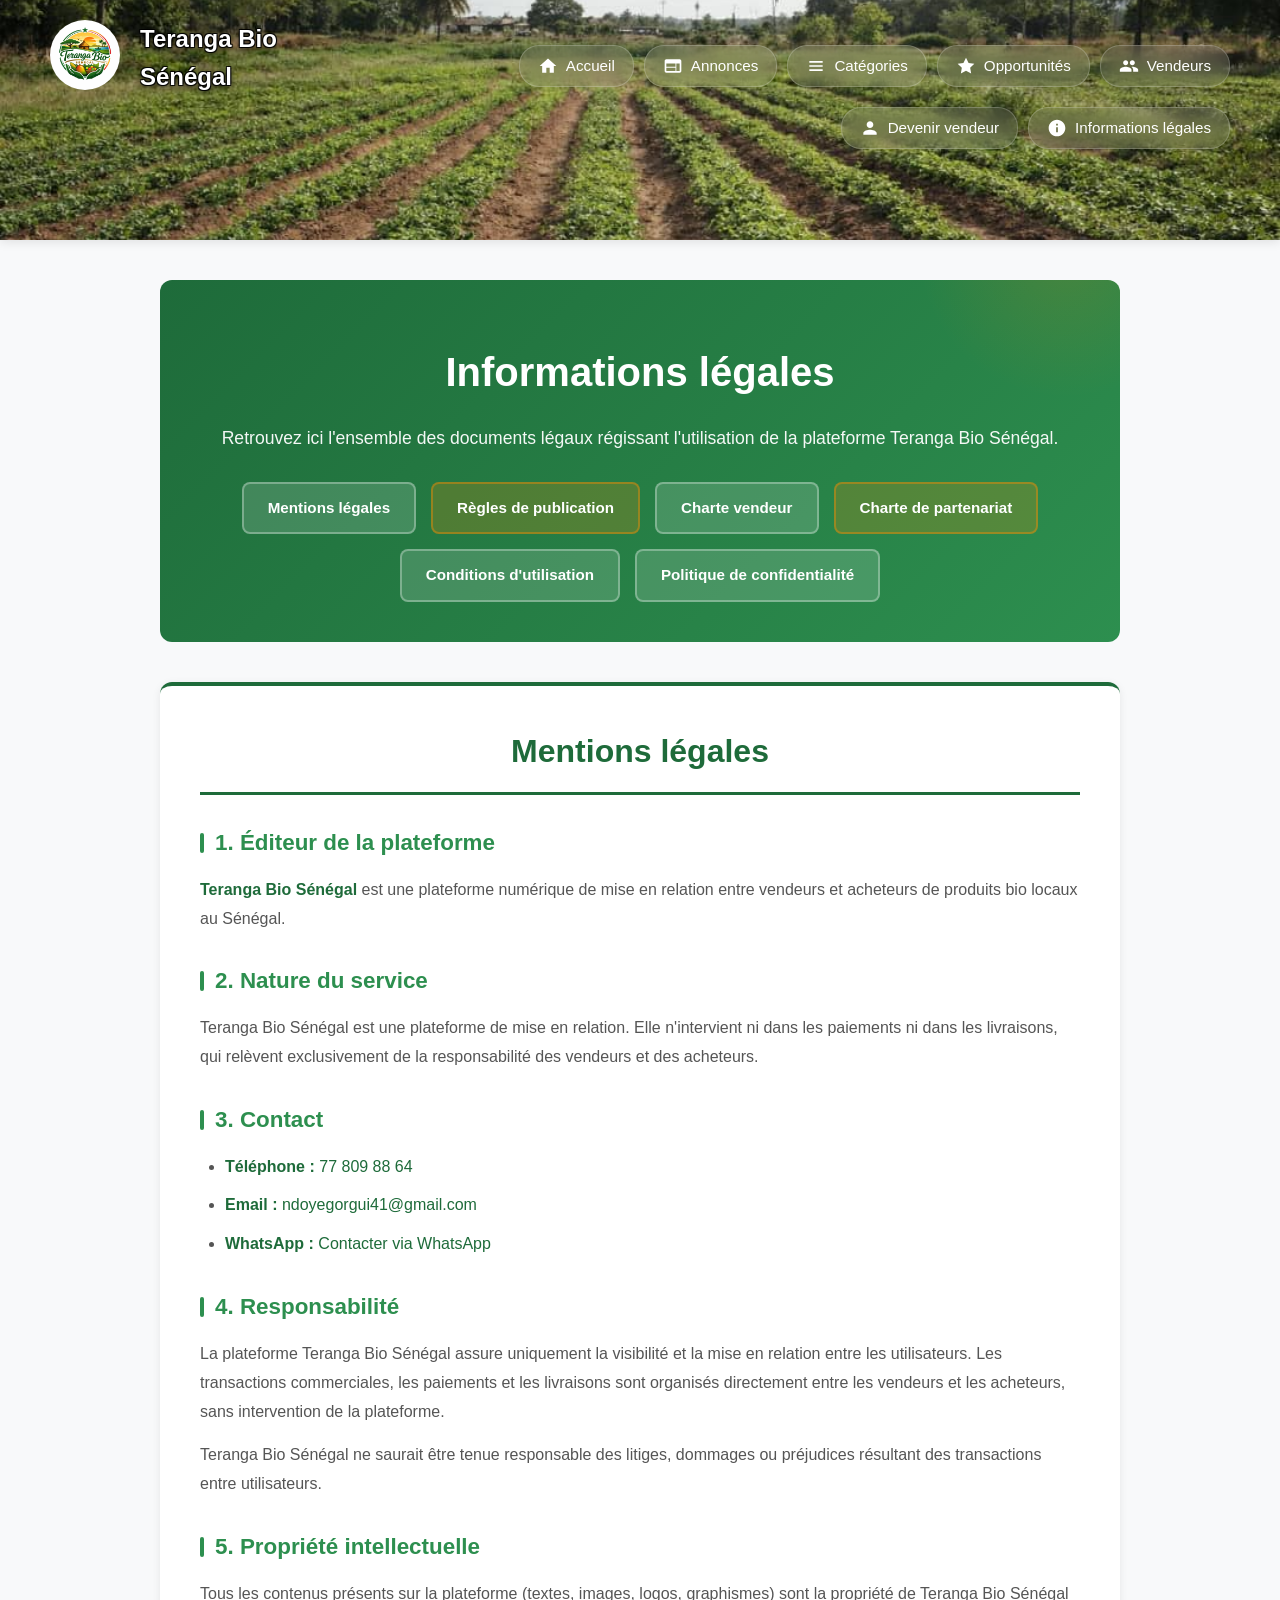
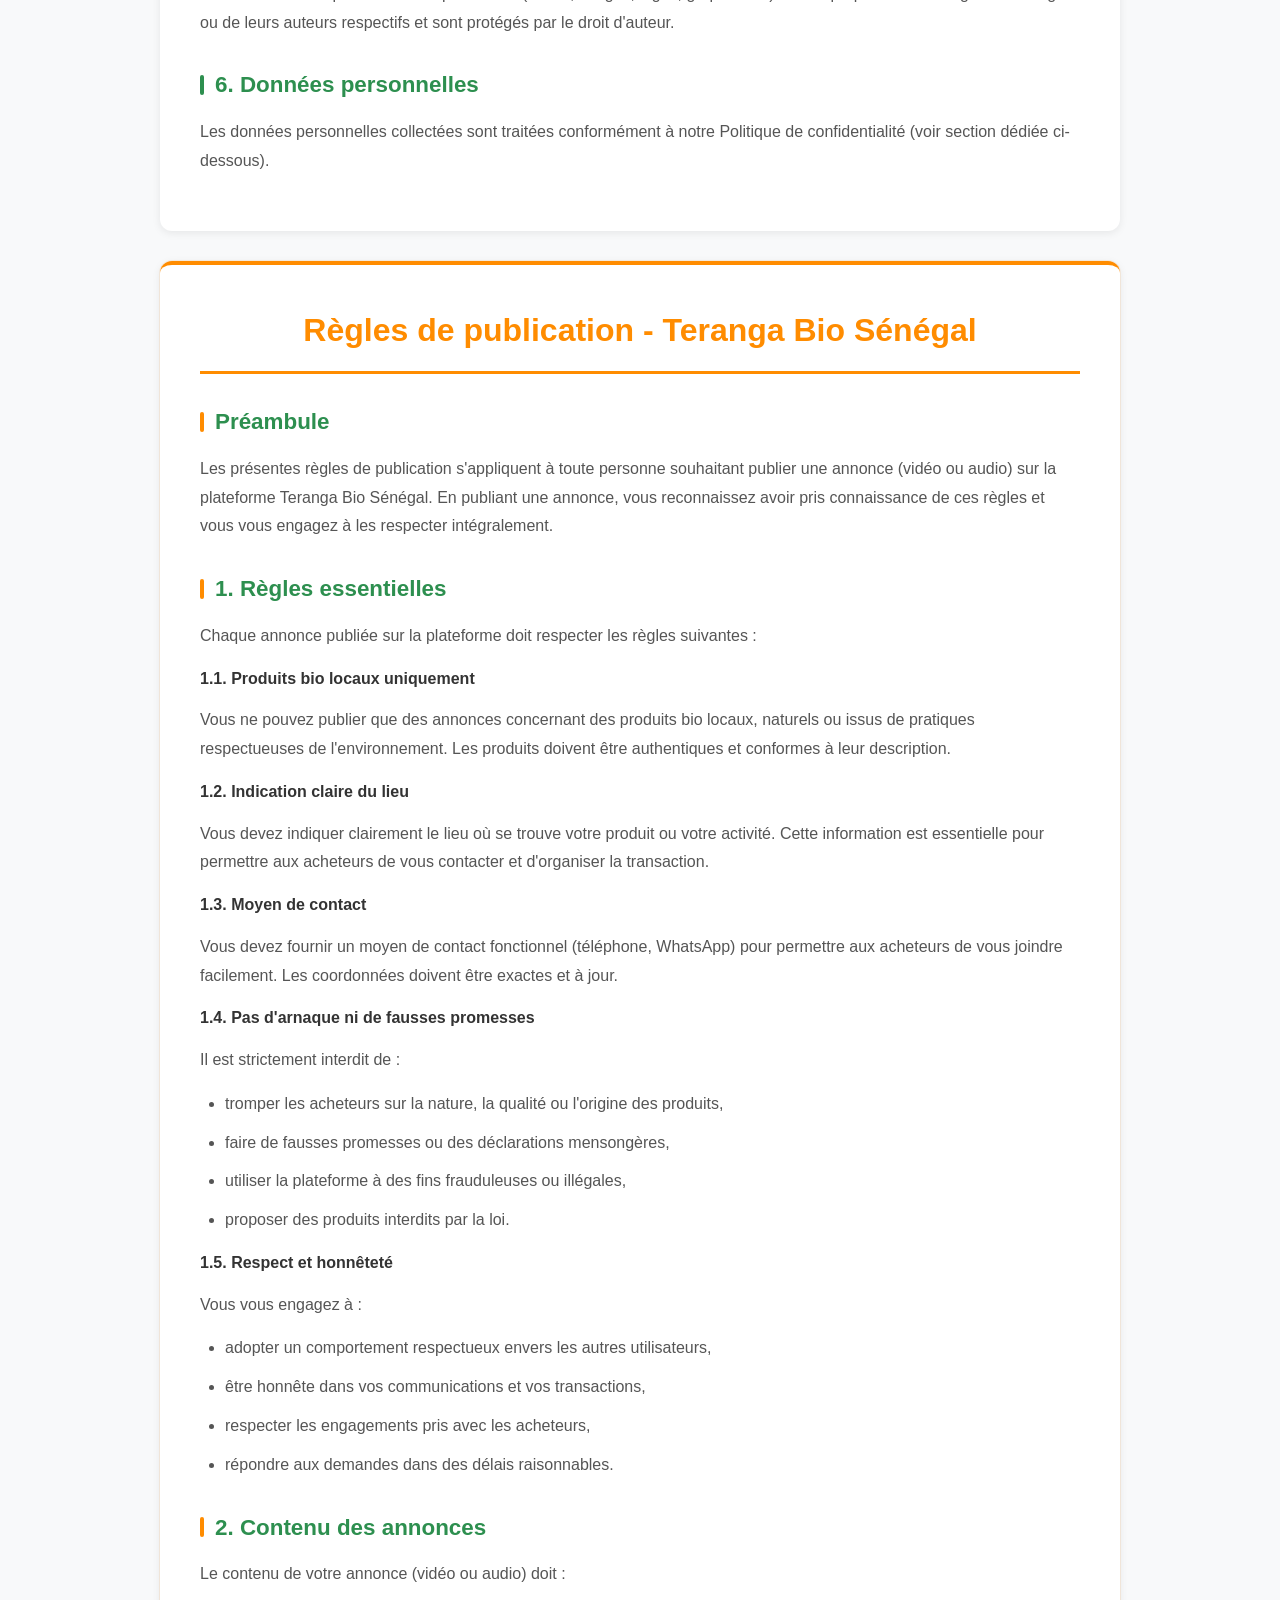
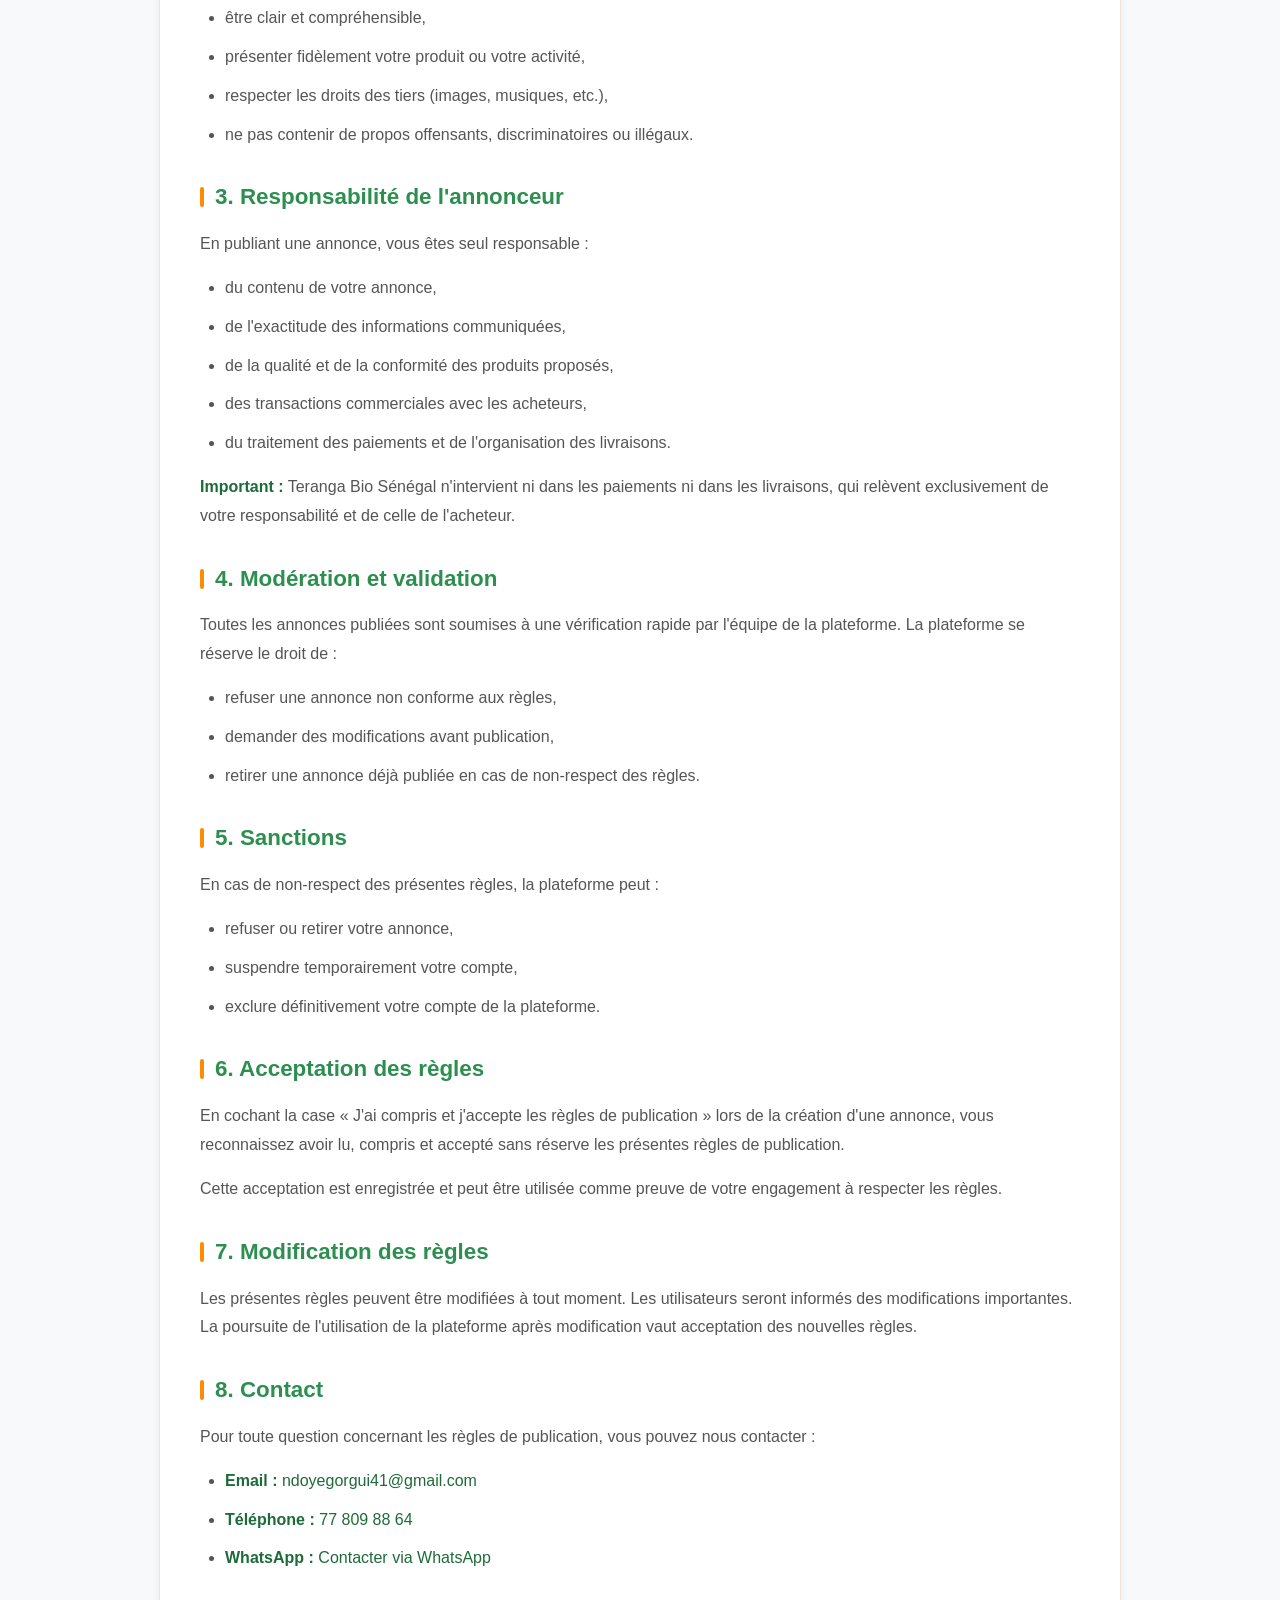
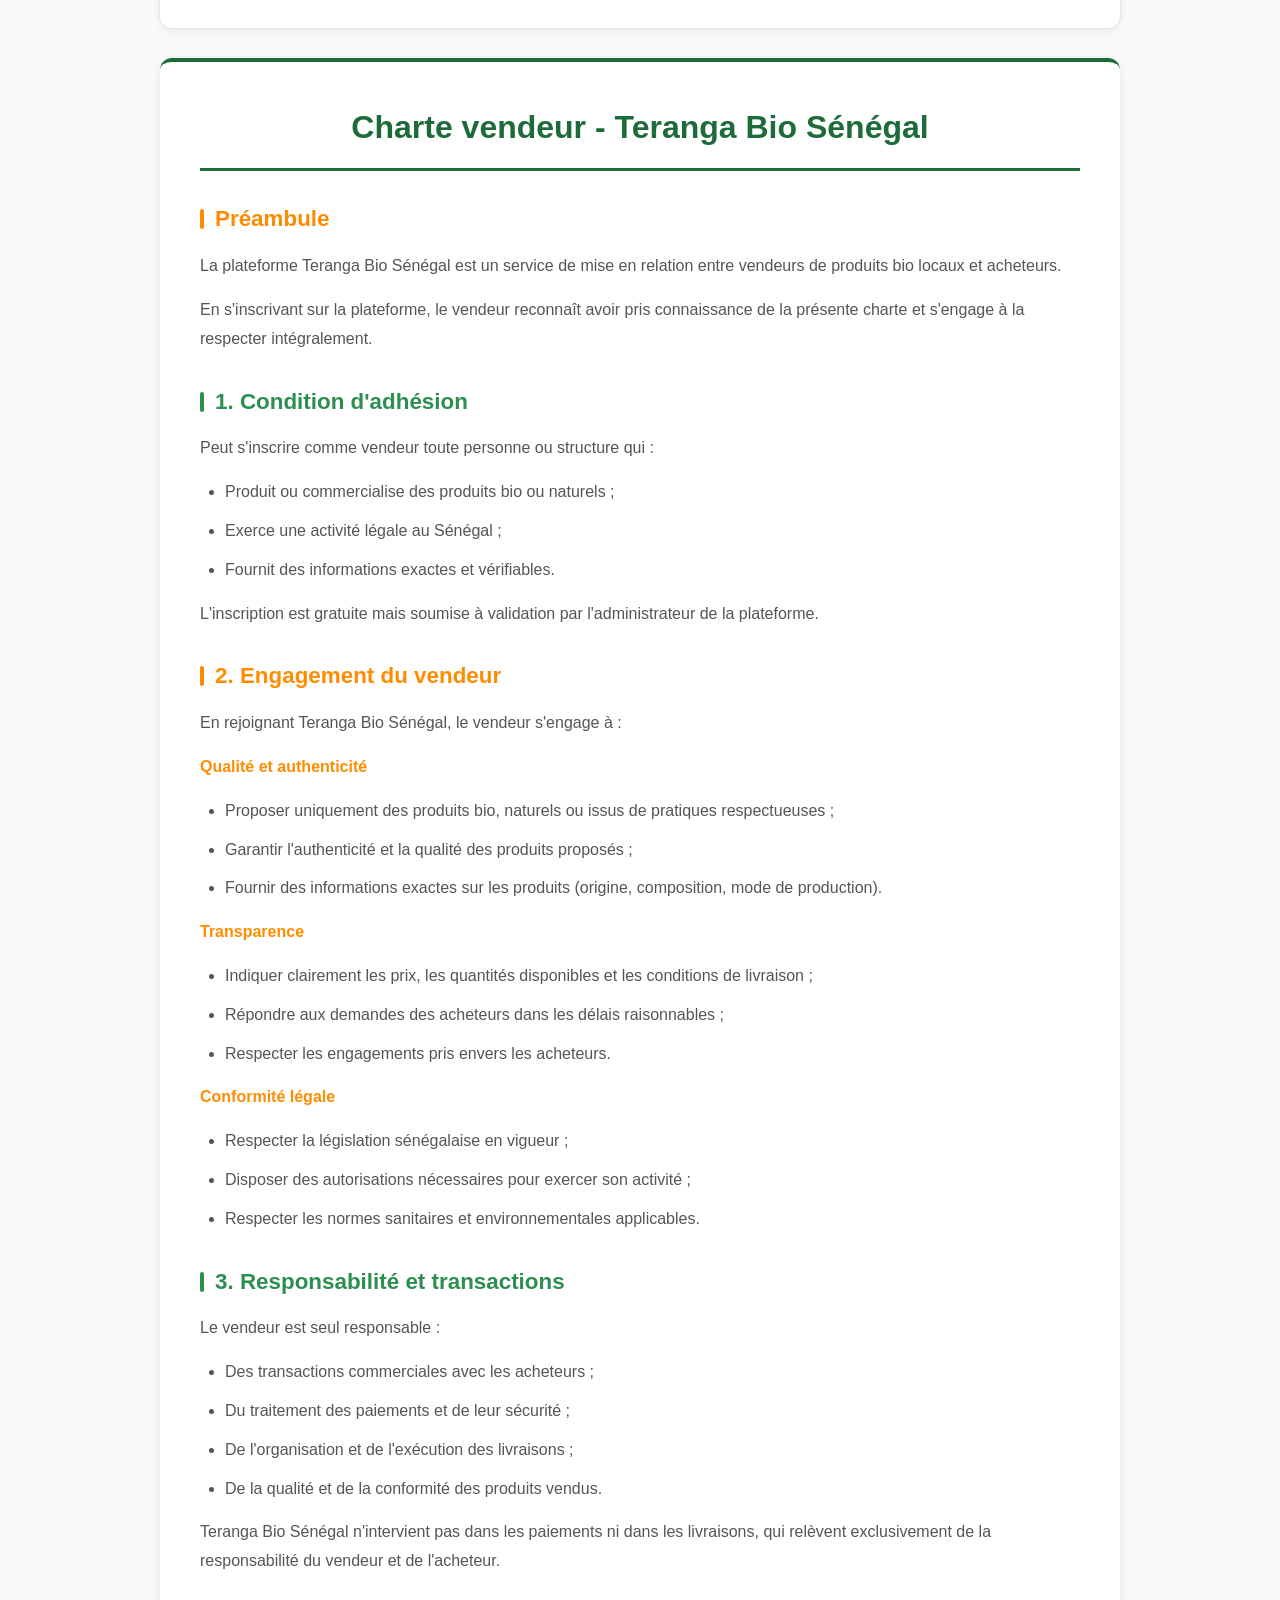
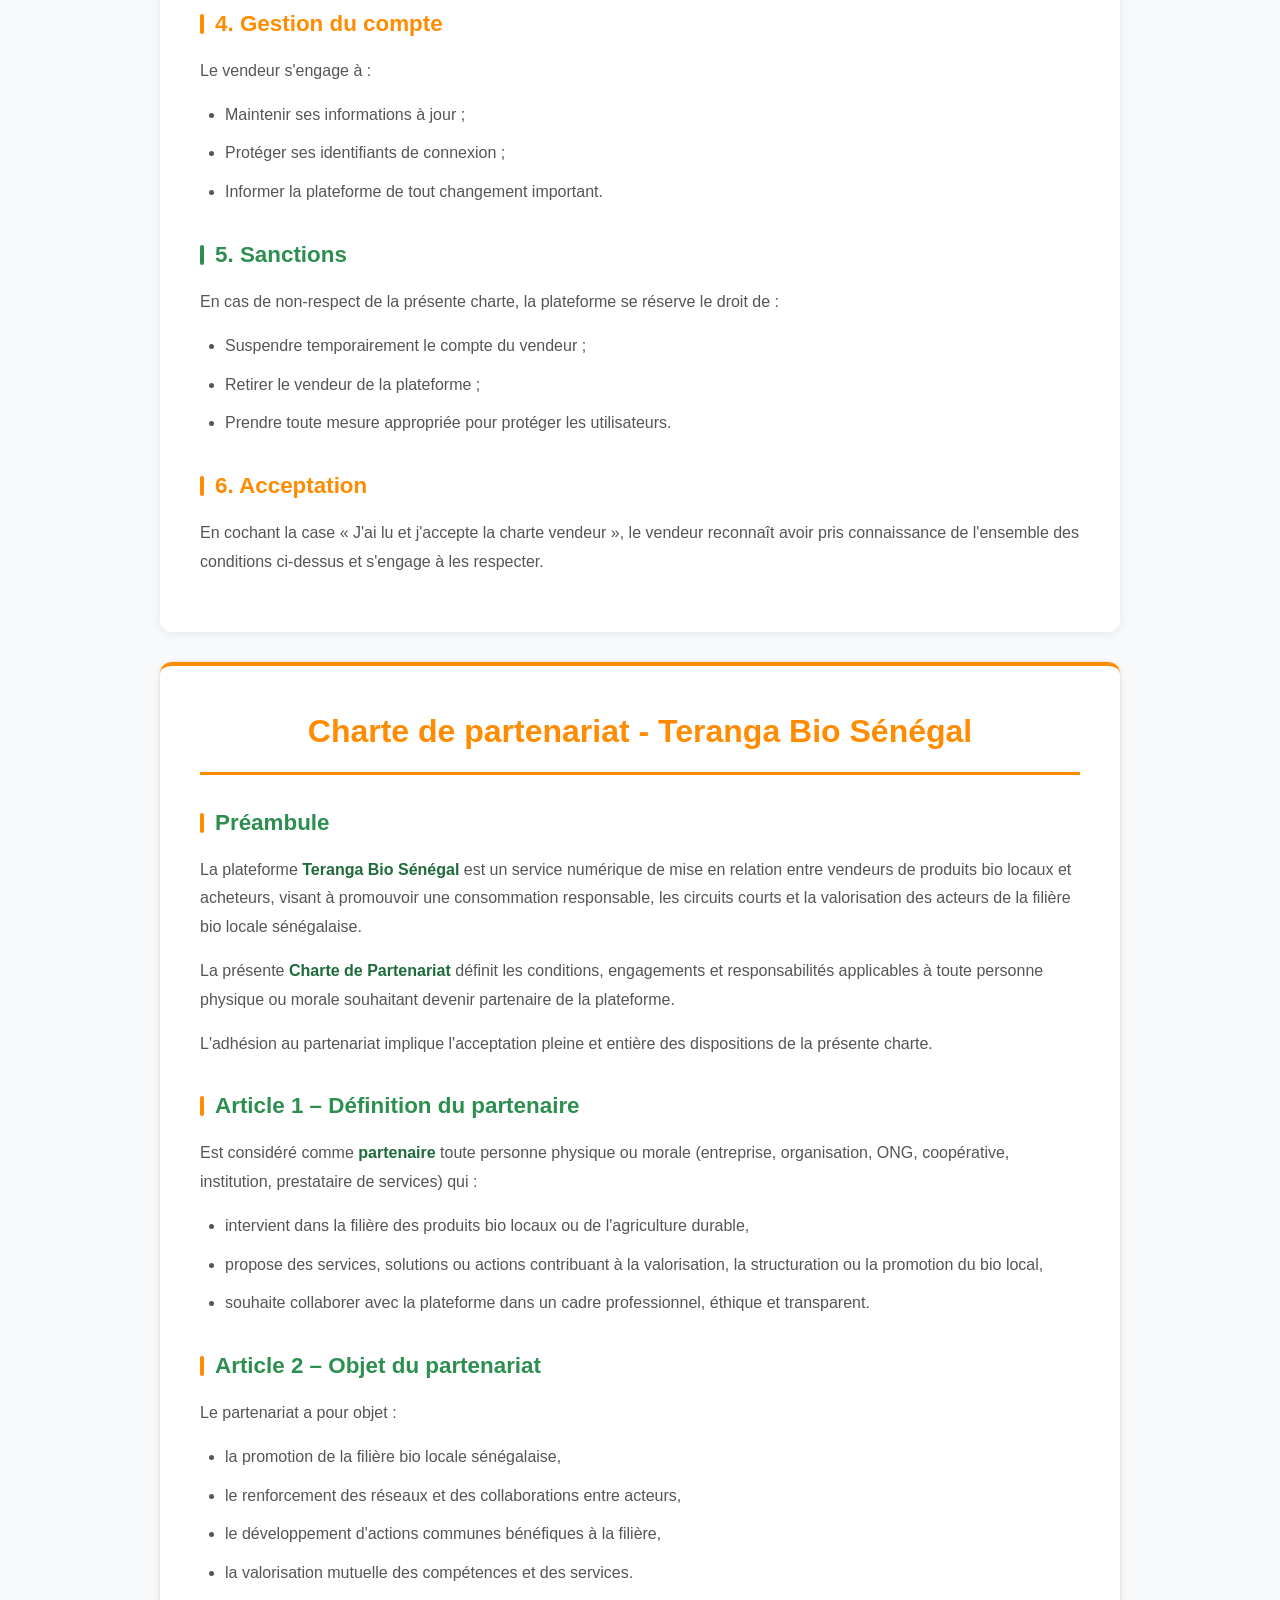
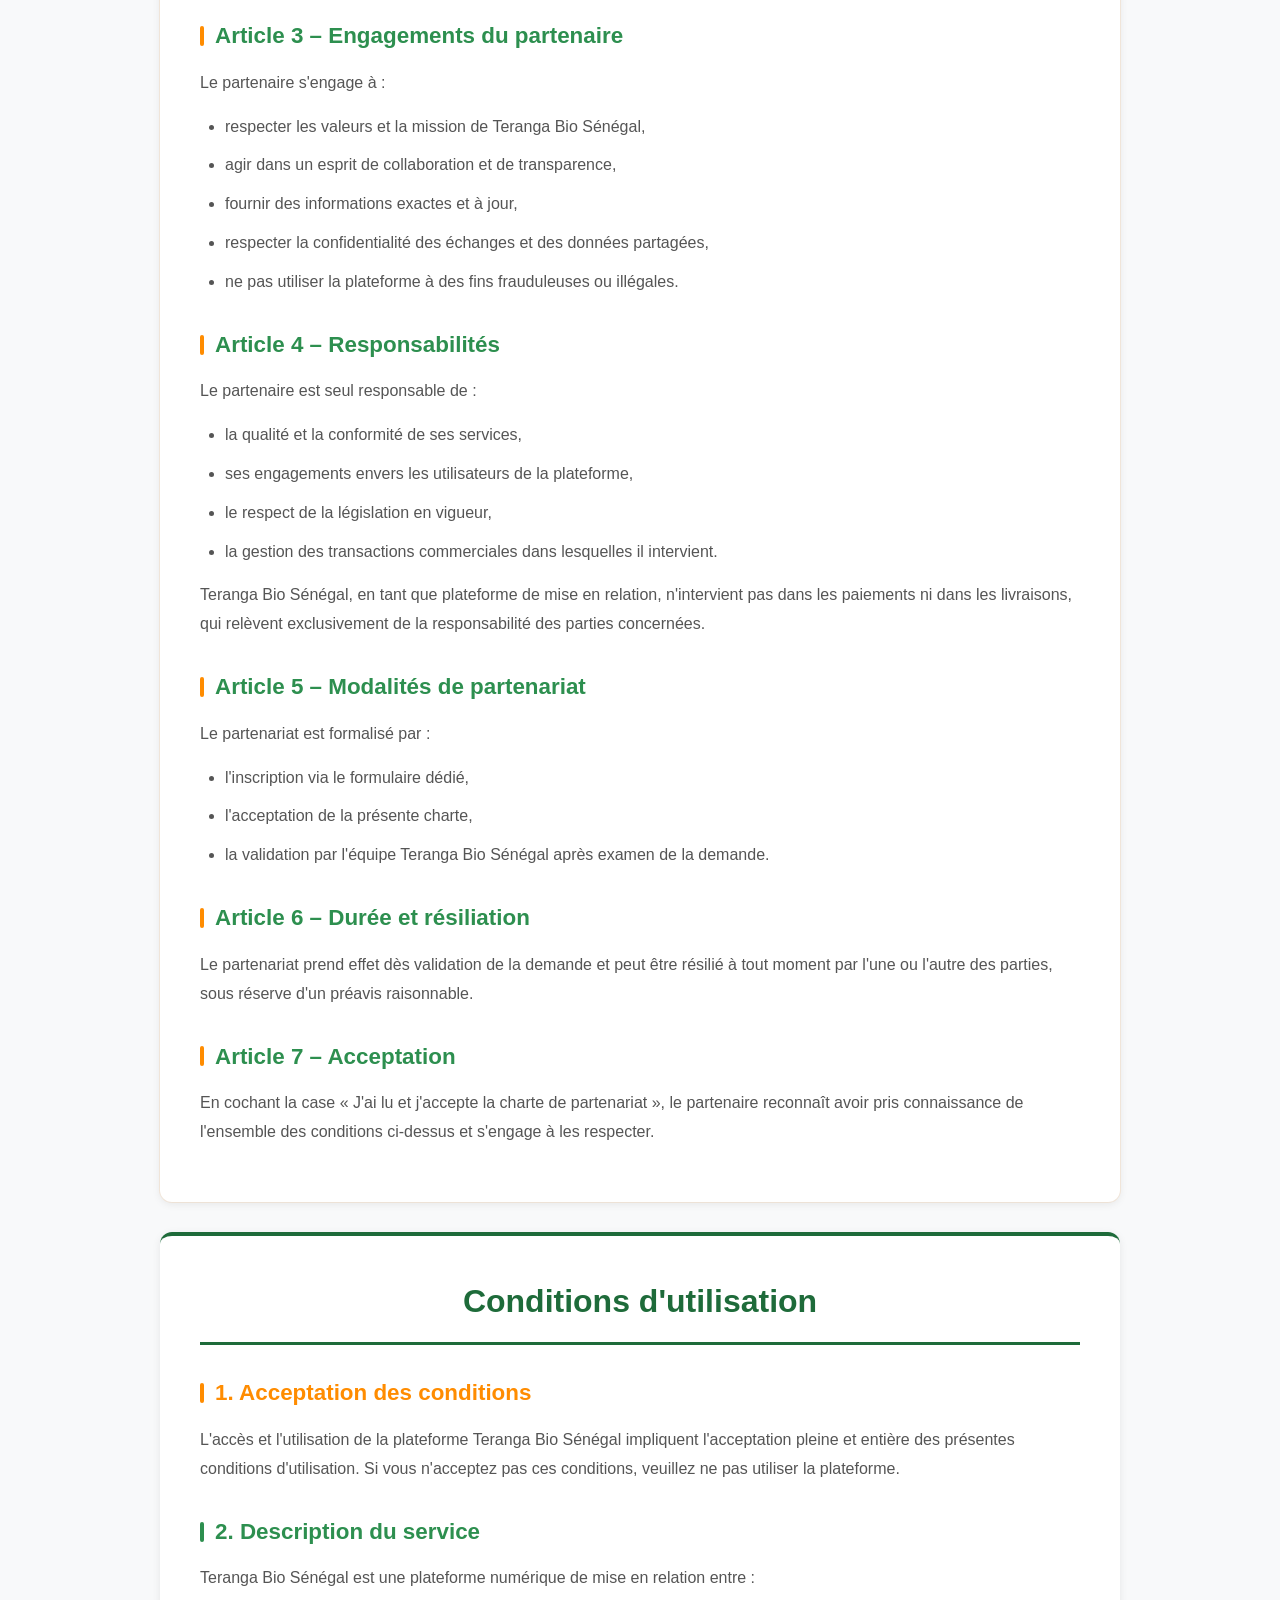
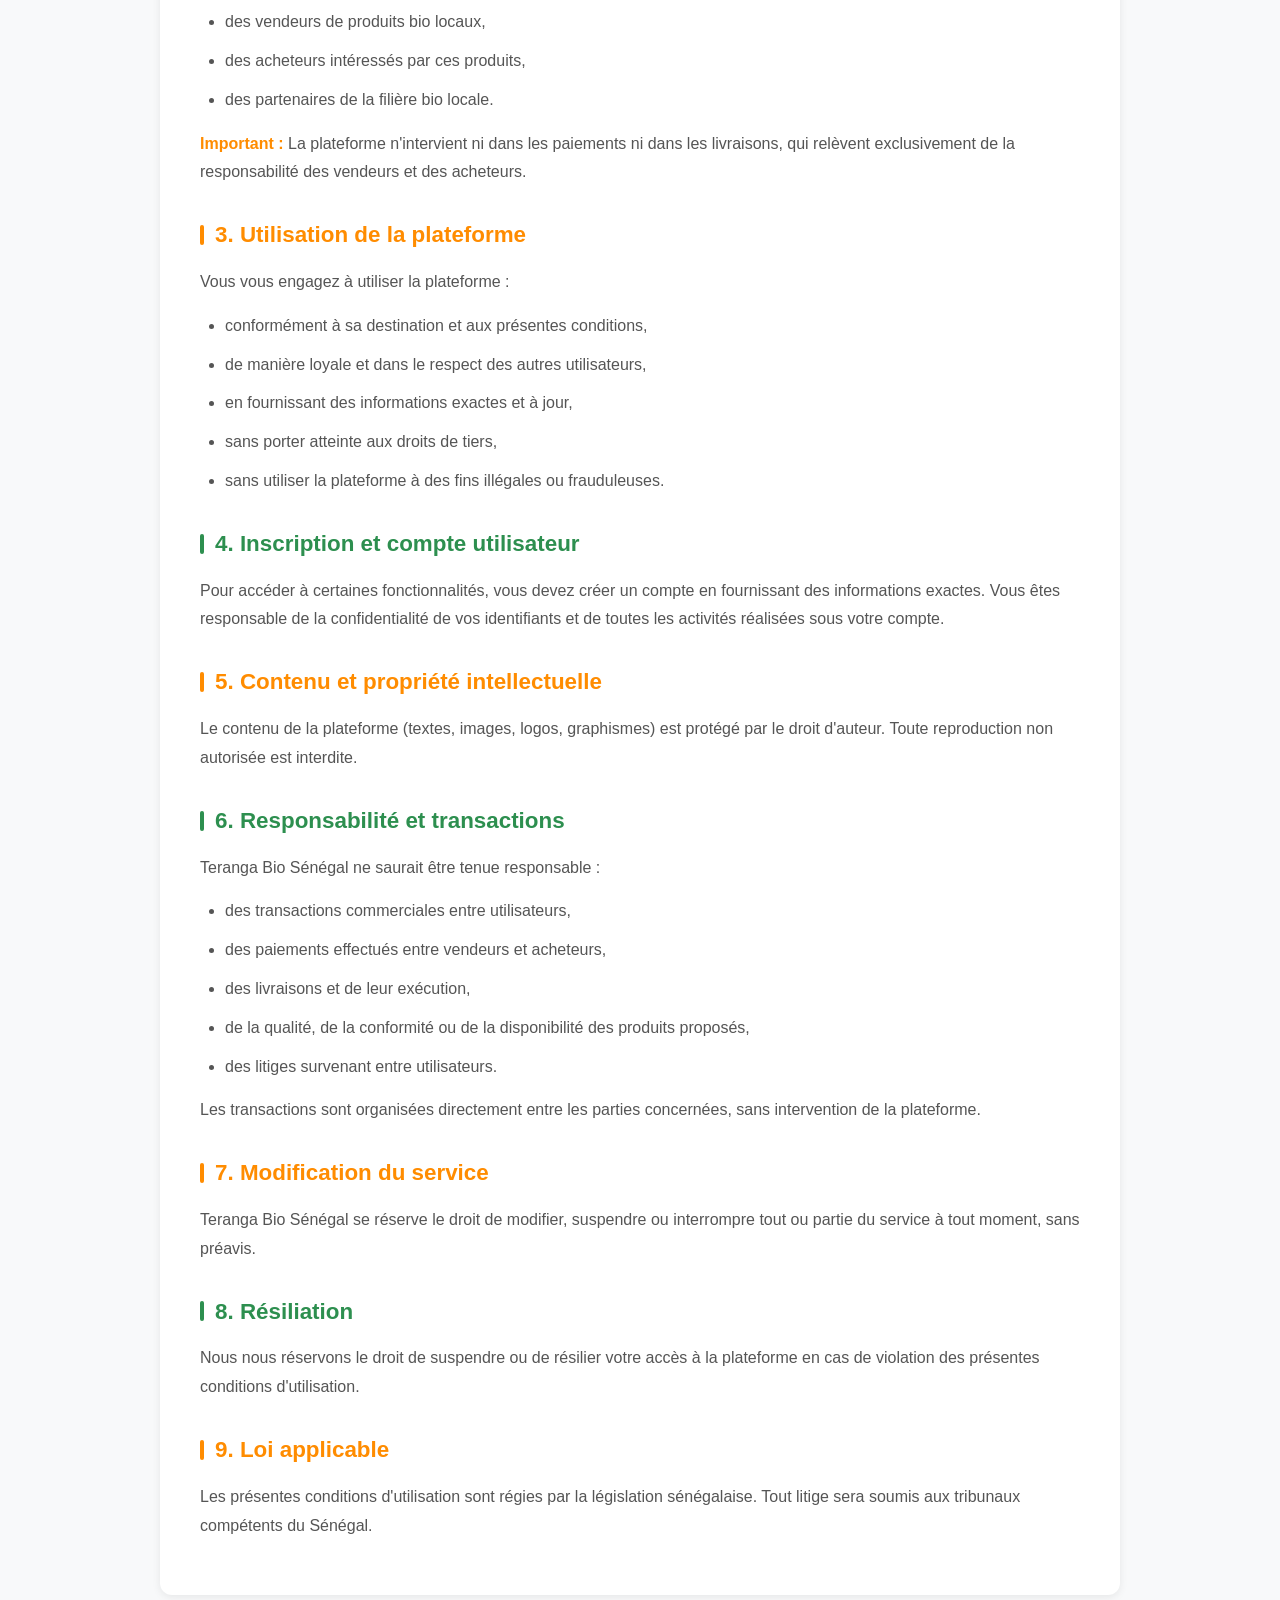
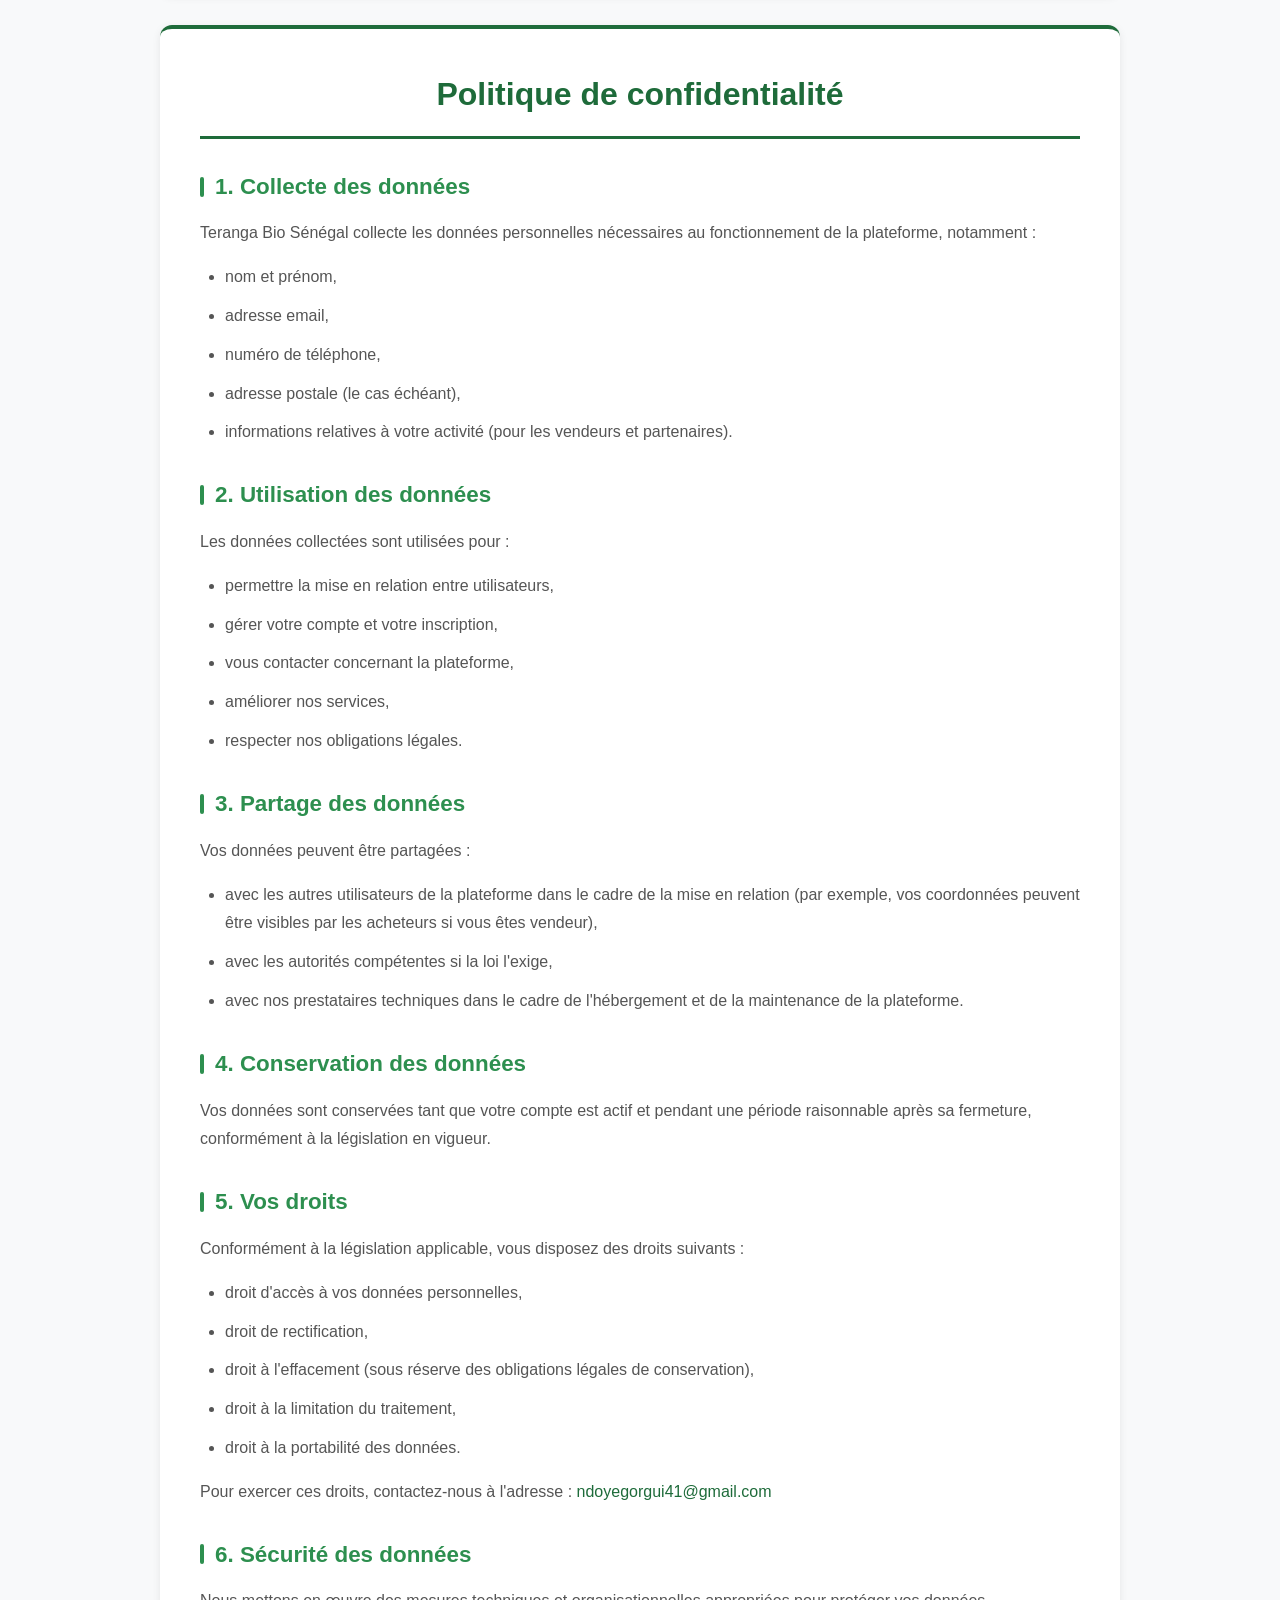
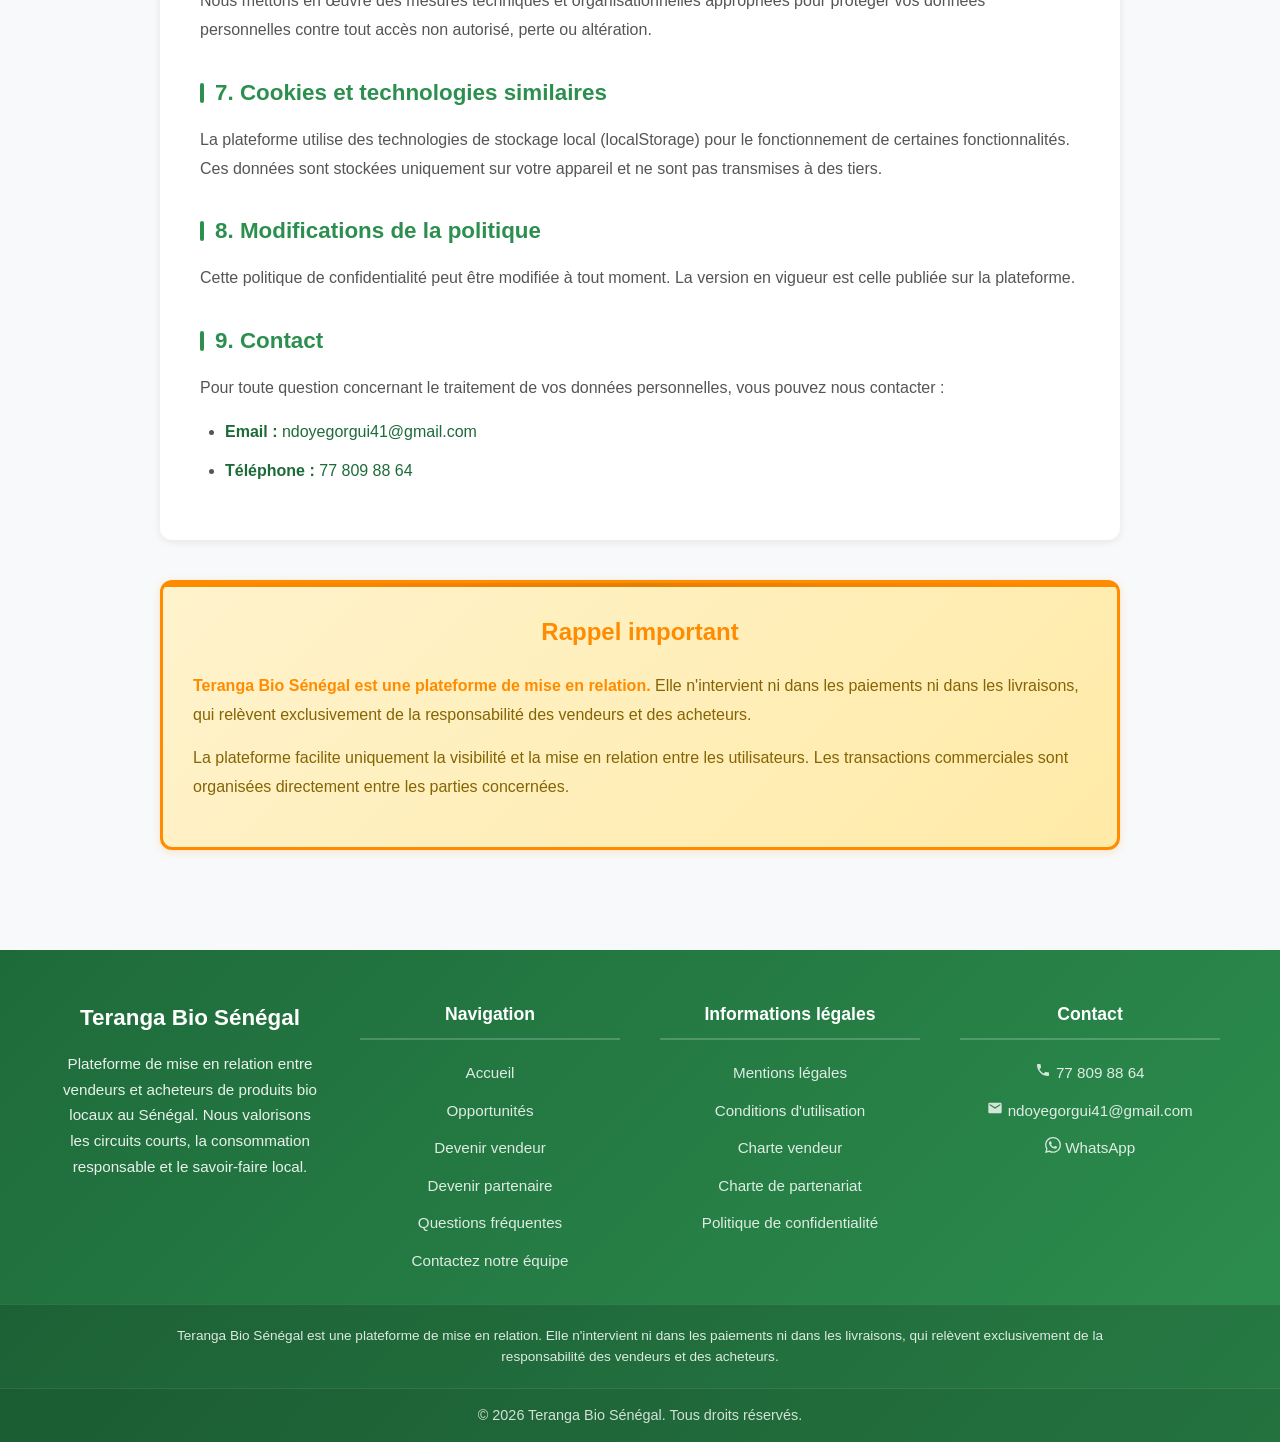
<file: informations-legales.html>
<!DOCTYPE html>
<html lang="fr">
<head>
    <meta charset="UTF-8">
    <meta name="viewport" content="width=device-width, initial-scale=1.0">
    <title>Informations légales - Teranga Bio Sénégal</title>
    <link rel="stylesheet" href="styles.css?v=37">
</head>
<body class="page-legales">
    <button id="mobile-back-button" class="mobile-back-button" aria-label="Retour">
        <svg width="24" height="24" viewBox="0 0 24 24" fill="currentColor">
            <path d="M20 11H7.83l5.59-5.59L12 4l-8 8 8 8 1.41-1.41L7.83 13H20v-2z"/>
        </svg>
    </button>
    <header>
        <img src="images/logo1.jpeg" alt="Logo Teranga Bio" class="logo-header">
        <div class="header-content">
            <h1>Teranga Bio Sénégal</h1>
            <nav class="main-nav" id="main-nav">
                <a href="index.html" class="nav-link">
                    <svg width="20" height="20" viewBox="0 0 24 24" fill="currentColor">
                        <path d="M10 20v-6h4v6h5v-8h3L12 3 2 12h3v8z"/>
                    </svg>
                    <span>Accueil</span>
                </a>
                <a href="annonces.html" class="nav-link">
                    <svg width="20" height="20" viewBox="0 0 24 24" fill="currentColor">
                        <path d="M20 4H4c-1.1 0-1.99.9-1.99 2L2 18c0 1.1.9 2 2 2h16c1.1 0 2-.9 2-2V6c0-1.1-.9-2-2-2zm-5 14H4v-4h11v4zm0-5H4V9h11v4zm5 5h-4V9h4v9z"/>
                    </svg>
                    <span>Annonces</span>
                </a>
                <a href="categories.html" class="nav-link">
                    <svg width="20" height="20" viewBox="0 0 24 24" fill="currentColor">
                        <path d="M4 6h16v2H4zm0 5h16v2H4zm0 5h16v2H4z"/>
                    </svg>
                    <span>Catégories</span>
                </a>
                <a href="opportunite.html" class="nav-link">
                    <svg width="20" height="20" viewBox="0 0 24 24" fill="currentColor">
                        <path d="M12 2l3.09 6.26L22 9.27l-5 4.87 1.18 6.88L12 17.77l-6.18 3.25L7 14.14 2 9.27l6.91-1.01L12 2z"/>
                    </svg>
                    <span>Opportunités</span>
                </a>
                <a href="vendeurs.html" class="nav-link">
                    <svg width="20" height="20" viewBox="0 0 24 24" fill="currentColor">
                        <path d="M16 11c1.66 0 2.99-1.34 2.99-3S17.66 5 16 5c-1.66 0-3 1.34-3 3s1.34 3 3 3zm-8 0c1.66 0 2.99-1.34 2.99-3S9.66 5 8 5C6.34 5 5 6.34 5 8s1.34 3 3 3zm0 2c-2.33 0-7 1.17-7 3.5V19h14v-2.5c0-2.33-4.67-3.5-7-3.5zm8 0c-.29 0-.62.02-.97.05 1.16.84 1.97 1.97 1.97 3.45V19h6v-2.5c0-2.33-4.67-3.5-7-3.5z"/>
                    </svg>
                    <span>Vendeurs</span>
                </a>
                <a href="vendeur.html" class="nav-link">
                    <svg width="20" height="20" viewBox="0 0 24 24" fill="currentColor">
                        <path d="M12 12c2.21 0 4-1.79 4-4s-1.79-4-4-4-4 1.79-4 4 1.79 4 4 4zm0 2c-2.67 0-8 1.34-8 4v2h16v-2c0-2.66-5.33-4-8-4z"/>
                    </svg>
                    <span>Devenir vendeur</span>
                </a>
                <a href="informations-legales.html" class="nav-link active">
                    <svg width="20" height="20" viewBox="0 0 24 24" fill="currentColor">
                        <path d="M12 2C6.48 2 2 6.48 2 12s4.48 10 10 10 10-4.48 10-10S17.52 2 12 2zm1 15h-2v-6h2v6zm0-8h-2V7h2v2z"/>
                    </svg>
                    <span>Informations légales</span>
                </a>
            </nav>
            <button class="nav-toggle" id="nav-toggle" aria-label="Toggle navigation">
                <span></span>
                <span></span>
                <span></span>
            </button>
        </div>
    </header>

    <main>
        <section class="legal-hero">
            <h1>Informations légales</h1>
            <p>Retrouvez ici l'ensemble des documents légaux régissant l'utilisation de la plateforme Teranga Bio Sénégal.</p>
            
            <nav class="legal-nav">
                <a href="#mentions-legales">Mentions légales</a>
                <a href="#regles-publication">Règles de publication</a>
                <a href="#charte-vendeur">Charte vendeur</a>
                <a href="#charte-partenariat">Charte de partenariat</a>
                <a href="#conditions-utilisation">Conditions d'utilisation</a>
                <a href="#politique-confidentialite">Politique de confidentialité</a>
            </nav>
        </section>

        <!-- MENTIONS LÉGALES -->
        <section id="mentions-legales" class="legal-section">
            <h2>Mentions légales</h2>
            
            <h3>1. Éditeur de la plateforme</h3>
            <p><strong>Teranga Bio Sénégal</strong> est une plateforme numérique de mise en relation entre vendeurs et acheteurs de produits bio locaux au Sénégal.</p>
            
            <h3>2. Nature du service</h3>
            <p>Teranga Bio Sénégal est une plateforme de mise en relation. Elle n'intervient ni dans les paiements ni dans les livraisons, qui relèvent exclusivement de la responsabilité des vendeurs et des acheteurs.</p>
            
            <h3>3. Contact</h3>
            <ul>
                <li><strong>Téléphone :</strong> <a href="tel:+221778098864">77 809 88 64</a></li>
                <li><strong>Email :</strong> <a href="mailto:ndoyegorgui41@gmail.com">ndoyegorgui41@gmail.com</a></li>
                <li><strong>WhatsApp :</strong> <a href="https://wa.me/221778098864" target="_blank" rel="noopener">Contacter via WhatsApp</a></li>
            </ul>
            
            <h3>4. Responsabilité</h3>
            <p>La plateforme Teranga Bio Sénégal assure uniquement la visibilité et la mise en relation entre les utilisateurs. Les transactions commerciales, les paiements et les livraisons sont organisés directement entre les vendeurs et les acheteurs, sans intervention de la plateforme.</p>
            <p>Teranga Bio Sénégal ne saurait être tenue responsable des litiges, dommages ou préjudices résultant des transactions entre utilisateurs.</p>
            
            <h3>5. Propriété intellectuelle</h3>
            <p>Tous les contenus présents sur la plateforme (textes, images, logos, graphismes) sont la propriété de Teranga Bio Sénégal ou de leurs auteurs respectifs et sont protégés par le droit d'auteur.</p>
            
            <h3>6. Données personnelles</h3>
            <p>Les données personnelles collectées sont traitées conformément à notre Politique de confidentialité (voir section dédiée ci-dessous).</p>
        </section>

        <!-- RÈGLES DE PUBLICATION -->
        <section id="regles-publication" class="legal-section">
            <h2>Règles de publication - Teranga Bio Sénégal</h2>
            
            <h3>Préambule</h3>
            <p>Les présentes règles de publication s'appliquent à toute personne souhaitant publier une annonce (vidéo ou audio) sur la plateforme Teranga Bio Sénégal. En publiant une annonce, vous reconnaissez avoir pris connaissance de ces règles et vous vous engagez à les respecter intégralement.</p>
            
            <h3>1. Règles essentielles</h3>
            <p>Chaque annonce publiée sur la plateforme doit respecter les règles suivantes :</p>
            
            <h4>1.1. Produits bio locaux uniquement</h4>
            <p>Vous ne pouvez publier que des annonces concernant des produits bio locaux, naturels ou issus de pratiques respectueuses de l'environnement. Les produits doivent être authentiques et conformes à leur description.</p>
            
            <h4>1.2. Indication claire du lieu</h4>
            <p>Vous devez indiquer clairement le lieu où se trouve votre produit ou votre activité. Cette information est essentielle pour permettre aux acheteurs de vous contacter et d'organiser la transaction.</p>
            
            <h4>1.3. Moyen de contact</h4>
            <p>Vous devez fournir un moyen de contact fonctionnel (téléphone, WhatsApp) pour permettre aux acheteurs de vous joindre facilement. Les coordonnées doivent être exactes et à jour.</p>
            
            <h4>1.4. Pas d'arnaque ni de fausses promesses</h4>
            <p>Il est strictement interdit de :</p>
            <ul>
                <li>tromper les acheteurs sur la nature, la qualité ou l'origine des produits,</li>
                <li>faire de fausses promesses ou des déclarations mensongères,</li>
                <li>utiliser la plateforme à des fins frauduleuses ou illégales,</li>
                <li>proposer des produits interdits par la loi.</li>
            </ul>
            
            <h4>1.5. Respect et honnêteté</h4>
            <p>Vous vous engagez à :</p>
            <ul>
                <li>adopter un comportement respectueux envers les autres utilisateurs,</li>
                <li>être honnête dans vos communications et vos transactions,</li>
                <li>respecter les engagements pris avec les acheteurs,</li>
                <li>répondre aux demandes dans des délais raisonnables.</li>
            </ul>
            
            <h3>2. Contenu des annonces</h3>
            <p>Le contenu de votre annonce (vidéo ou audio) doit :</p>
            <ul>
                <li>être clair et compréhensible,</li>
                <li>présenter fidèlement votre produit ou votre activité,</li>
                <li>respecter les droits des tiers (images, musiques, etc.),</li>
                <li>ne pas contenir de propos offensants, discriminatoires ou illégaux.</li>
            </ul>
            
            <h3>3. Responsabilité de l'annonceur</h3>
            <p>En publiant une annonce, vous êtes seul responsable :</p>
            <ul>
                <li>du contenu de votre annonce,</li>
                <li>de l'exactitude des informations communiquées,</li>
                <li>de la qualité et de la conformité des produits proposés,</li>
                <li>des transactions commerciales avec les acheteurs,</li>
                <li>du traitement des paiements et de l'organisation des livraisons.</li>
            </ul>
            <p><strong>Important :</strong> Teranga Bio Sénégal n'intervient ni dans les paiements ni dans les livraisons, qui relèvent exclusivement de votre responsabilité et de celle de l'acheteur.</p>
            
            <h3>4. Modération et validation</h3>
            <p>Toutes les annonces publiées sont soumises à une vérification rapide par l'équipe de la plateforme. La plateforme se réserve le droit de :</p>
            <ul>
                <li>refuser une annonce non conforme aux règles,</li>
                <li>demander des modifications avant publication,</li>
                <li>retirer une annonce déjà publiée en cas de non-respect des règles.</li>
            </ul>
            
            <h3>5. Sanctions</h3>
            <p>En cas de non-respect des présentes règles, la plateforme peut :</p>
            <ul>
                <li>refuser ou retirer votre annonce,</li>
                <li>suspendre temporairement votre compte,</li>
                <li>exclure définitivement votre compte de la plateforme.</li>
            </ul>
            
            <h3>6. Acceptation des règles</h3>
            <p>En cochant la case « J'ai compris et j'accepte les règles de publication » lors de la création d'une annonce, vous reconnaissez avoir lu, compris et accepté sans réserve les présentes règles de publication.</p>
            <p>Cette acceptation est enregistrée et peut être utilisée comme preuve de votre engagement à respecter les règles.</p>
            
            <h3>7. Modification des règles</h3>
            <p>Les présentes règles peuvent être modifiées à tout moment. Les utilisateurs seront informés des modifications importantes. La poursuite de l'utilisation de la plateforme après modification vaut acceptation des nouvelles règles.</p>
            
            <h3>8. Contact</h3>
            <p>Pour toute question concernant les règles de publication, vous pouvez nous contacter :</p>
            <ul>
                <li><strong>Email :</strong> <a href="mailto:ndoyegorgui41@gmail.com">ndoyegorgui41@gmail.com</a></li>
                <li><strong>Téléphone :</strong> <a href="tel:+221778098864">77 809 88 64</a></li>
                <li><strong>WhatsApp :</strong> <a href="https://wa.me/221778098864" target="_blank" rel="noopener">Contacter via WhatsApp</a></li>
            </ul>
        </section>

        <!-- CHARTE VENDEUR -->
        <section id="charte-vendeur" class="legal-section">
            <h2>Charte vendeur - Teranga Bio Sénégal</h2>
            
            <h3>Préambule</h3>
            <p>La plateforme Teranga Bio Sénégal est un service de mise en relation entre vendeurs de produits bio locaux et acheteurs.</p>
            <p>En s'inscrivant sur la plateforme, le vendeur reconnaît avoir pris connaissance de la présente charte et s'engage à la respecter intégralement.</p>
            
            <h3>1. Condition d'adhésion</h3>
            <p>Peut s'inscrire comme vendeur toute personne ou structure qui :</p>
            <ul>
                <li>Produit ou commercialise des produits bio ou naturels ;</li>
                <li>Exerce une activité légale au Sénégal ;</li>
                <li>Fournit des informations exactes et vérifiables.</li>
            </ul>
            <p>L'inscription est gratuite mais soumise à validation par l'administrateur de la plateforme.</p>
            
            <h3>2. Engagement du vendeur</h3>
            <p>En rejoignant Teranga Bio Sénégal, le vendeur s'engage à :</p>
            
            <p><strong>Qualité et authenticité</strong></p>
            <ul>
                <li>Proposer uniquement des produits bio, naturels ou issus de pratiques respectueuses ;</li>
                <li>Garantir l'authenticité et la qualité des produits proposés ;</li>
                <li>Fournir des informations exactes sur les produits (origine, composition, mode de production).</li>
            </ul>
            
            <p><strong>Transparence</strong></p>
            <ul>
                <li>Indiquer clairement les prix, les quantités disponibles et les conditions de livraison ;</li>
                <li>Répondre aux demandes des acheteurs dans les délais raisonnables ;</li>
                <li>Respecter les engagements pris envers les acheteurs.</li>
            </ul>
            
            <p><strong>Conformité légale</strong></p>
            <ul>
                <li>Respecter la législation sénégalaise en vigueur ;</li>
                <li>Disposer des autorisations nécessaires pour exercer son activité ;</li>
                <li>Respecter les normes sanitaires et environnementales applicables.</li>
            </ul>
            
            <h3>3. Responsabilité et transactions</h3>
            <p>Le vendeur est seul responsable :</p>
            <ul>
                <li>Des transactions commerciales avec les acheteurs ;</li>
                <li>Du traitement des paiements et de leur sécurité ;</li>
                <li>De l'organisation et de l'exécution des livraisons ;</li>
                <li>De la qualité et de la conformité des produits vendus.</li>
            </ul>
            <p>Teranga Bio Sénégal n'intervient pas dans les paiements ni dans les livraisons, qui relèvent exclusivement de la responsabilité du vendeur et de l'acheteur.</p>
            
            <h3>4. Gestion du compte</h3>
            <p>Le vendeur s'engage à :</p>
            <ul>
                <li>Maintenir ses informations à jour ;</li>
                <li>Protéger ses identifiants de connexion ;</li>
                <li>Informer la plateforme de tout changement important.</li>
            </ul>
            
            <h3>5. Sanctions</h3>
            <p>En cas de non-respect de la présente charte, la plateforme se réserve le droit de :</p>
            <ul>
                <li>Suspendre temporairement le compte du vendeur ;</li>
                <li>Retirer le vendeur de la plateforme ;</li>
                <li>Prendre toute mesure appropriée pour protéger les utilisateurs.</li>
            </ul>
            
            <h3>6. Acceptation</h3>
            <p>En cochant la case « J'ai lu et j'accepte la charte vendeur », le vendeur reconnaît avoir pris connaissance de l'ensemble des conditions ci-dessus et s'engage à les respecter.</p>
        </section>

        <!-- CHARTE DE PARTENARIAT -->
        <section id="charte-partenariat" class="legal-section">
            <h2>Charte de partenariat - Teranga Bio Sénégal</h2>
            
            <h3>Préambule</h3>
            <p>La plateforme <strong>Teranga Bio Sénégal</strong> est un service numérique de mise en relation entre vendeurs de produits bio locaux et acheteurs, visant à promouvoir une consommation responsable, les circuits courts et la valorisation des acteurs de la filière bio locale sénégalaise.</p>
            <p>La présente <strong>Charte de Partenariat</strong> définit les conditions, engagements et responsabilités applicables à toute personne physique ou morale souhaitant devenir partenaire de la plateforme.</p>
            <p>L'adhésion au partenariat implique l'acceptation pleine et entière des dispositions de la présente charte.</p>
            
            <h3>Article 1 – Définition du partenaire</h3>
            <p>Est considéré comme <strong>partenaire</strong> toute personne physique ou morale (entreprise, organisation, ONG, coopérative, institution, prestataire de services) qui :</p>
            <ul>
                <li>intervient dans la filière des produits bio locaux ou de l'agriculture durable,</li>
                <li>propose des services, solutions ou actions contribuant à la valorisation, la structuration ou la promotion du bio local,</li>
                <li>souhaite collaborer avec la plateforme dans un cadre professionnel, éthique et transparent.</li>
            </ul>
            
            <h3>Article 2 – Objet du partenariat</h3>
            <p>Le partenariat a pour objet :</p>
            <ul>
                <li>la promotion de la filière bio locale sénégalaise,</li>
                <li>le renforcement des réseaux et des collaborations entre acteurs,</li>
                <li>le développement d'actions communes bénéfiques à la filière,</li>
                <li>la valorisation mutuelle des compétences et des services.</li>
            </ul>
            
            <h3>Article 3 – Engagements du partenaire</h3>
            <p>Le partenaire s'engage à :</p>
            <ul>
                <li>respecter les valeurs et la mission de Teranga Bio Sénégal,</li>
                <li>agir dans un esprit de collaboration et de transparence,</li>
                <li>fournir des informations exactes et à jour,</li>
                <li>respecter la confidentialité des échanges et des données partagées,</li>
                <li>ne pas utiliser la plateforme à des fins frauduleuses ou illégales.</li>
            </ul>
            
            <h3>Article 4 – Responsabilités</h3>
            <p>Le partenaire est seul responsable de :</p>
            <ul>
                <li>la qualité et la conformité de ses services,</li>
                <li>ses engagements envers les utilisateurs de la plateforme,</li>
                <li>le respect de la législation en vigueur,</li>
                <li>la gestion des transactions commerciales dans lesquelles il intervient.</li>
            </ul>
            <p>Teranga Bio Sénégal, en tant que plateforme de mise en relation, n'intervient pas dans les paiements ni dans les livraisons, qui relèvent exclusivement de la responsabilité des parties concernées.</p>
            
            <h3>Article 5 – Modalités de partenariat</h3>
            <p>Le partenariat est formalisé par :</p>
            <ul>
                <li>l'inscription via le formulaire dédié,</li>
                <li>l'acceptation de la présente charte,</li>
                <li>la validation par l'équipe Teranga Bio Sénégal après examen de la demande.</li>
            </ul>
            
            <h3>Article 6 – Durée et résiliation</h3>
            <p>Le partenariat prend effet dès validation de la demande et peut être résilié à tout moment par l'une ou l'autre des parties, sous réserve d'un préavis raisonnable.</p>
            
            <h3>Article 7 – Acceptation</h3>
            <p>En cochant la case « J'ai lu et j'accepte la charte de partenariat », le partenaire reconnaît avoir pris connaissance de l'ensemble des conditions ci-dessus et s'engage à les respecter.</p>
        </section>

        <!-- CONDITIONS D'UTILISATION -->
        <section id="conditions-utilisation" class="legal-section">
            <h2>Conditions d'utilisation</h2>
            
            <h3>1. Acceptation des conditions</h3>
            <p>L'accès et l'utilisation de la plateforme Teranga Bio Sénégal impliquent l'acceptation pleine et entière des présentes conditions d'utilisation. Si vous n'acceptez pas ces conditions, veuillez ne pas utiliser la plateforme.</p>
            
            <h3>2. Description du service</h3>
            <p>Teranga Bio Sénégal est une plateforme numérique de mise en relation entre :</p>
            <ul>
                <li>des vendeurs de produits bio locaux,</li>
                <li>des acheteurs intéressés par ces produits,</li>
                <li>des partenaires de la filière bio locale.</li>
            </ul>
            <p><strong>Important :</strong> La plateforme n'intervient ni dans les paiements ni dans les livraisons, qui relèvent exclusivement de la responsabilité des vendeurs et des acheteurs.</p>
            
            <h3>3. Utilisation de la plateforme</h3>
            <p>Vous vous engagez à utiliser la plateforme :</p>
            <ul>
                <li>conformément à sa destination et aux présentes conditions,</li>
                <li>de manière loyale et dans le respect des autres utilisateurs,</li>
                <li>en fournissant des informations exactes et à jour,</li>
                <li>sans porter atteinte aux droits de tiers,</li>
                <li>sans utiliser la plateforme à des fins illégales ou frauduleuses.</li>
            </ul>
            
            <h3>4. Inscription et compte utilisateur</h3>
            <p>Pour accéder à certaines fonctionnalités, vous devez créer un compte en fournissant des informations exactes. Vous êtes responsable de la confidentialité de vos identifiants et de toutes les activités réalisées sous votre compte.</p>
            
            <h3>5. Contenu et propriété intellectuelle</h3>
            <p>Le contenu de la plateforme (textes, images, logos, graphismes) est protégé par le droit d'auteur. Toute reproduction non autorisée est interdite.</p>
            
            <h3>6. Responsabilité et transactions</h3>
            <p>Teranga Bio Sénégal ne saurait être tenue responsable :</p>
            <ul>
                <li>des transactions commerciales entre utilisateurs,</li>
                <li>des paiements effectués entre vendeurs et acheteurs,</li>
                <li>des livraisons et de leur exécution,</li>
                <li>de la qualité, de la conformité ou de la disponibilité des produits proposés,</li>
                <li>des litiges survenant entre utilisateurs.</li>
            </ul>
            <p>Les transactions sont organisées directement entre les parties concernées, sans intervention de la plateforme.</p>
            
            <h3>7. Modification du service</h3>
            <p>Teranga Bio Sénégal se réserve le droit de modifier, suspendre ou interrompre tout ou partie du service à tout moment, sans préavis.</p>
            
            <h3>8. Résiliation</h3>
            <p>Nous nous réservons le droit de suspendre ou de résilier votre accès à la plateforme en cas de violation des présentes conditions d'utilisation.</p>
            
            <h3>9. Loi applicable</h3>
            <p>Les présentes conditions d'utilisation sont régies par la législation sénégalaise. Tout litige sera soumis aux tribunaux compétents du Sénégal.</p>
        </section>

        <!-- POLITIQUE DE CONFIDENTIALITÉ -->
        <section id="politique-confidentialite" class="legal-section">
            <h2>Politique de confidentialité</h2>
            
            <h3>1. Collecte des données</h3>
            <p>Teranga Bio Sénégal collecte les données personnelles nécessaires au fonctionnement de la plateforme, notamment :</p>
            <ul>
                <li>nom et prénom,</li>
                <li>adresse email,</li>
                <li>numéro de téléphone,</li>
                <li>adresse postale (le cas échéant),</li>
                <li>informations relatives à votre activité (pour les vendeurs et partenaires).</li>
            </ul>
            
            <h3>2. Utilisation des données</h3>
            <p>Les données collectées sont utilisées pour :</p>
            <ul>
                <li>permettre la mise en relation entre utilisateurs,</li>
                <li>gérer votre compte et votre inscription,</li>
                <li>vous contacter concernant la plateforme,</li>
                <li>améliorer nos services,</li>
                <li>respecter nos obligations légales.</li>
            </ul>
            
            <h3>3. Partage des données</h3>
            <p>Vos données peuvent être partagées :</p>
            <ul>
                <li>avec les autres utilisateurs de la plateforme dans le cadre de la mise en relation (par exemple, vos coordonnées peuvent être visibles par les acheteurs si vous êtes vendeur),</li>
                <li>avec les autorités compétentes si la loi l'exige,</li>
                <li>avec nos prestataires techniques dans le cadre de l'hébergement et de la maintenance de la plateforme.</li>
            </ul>
            
            <h3>4. Conservation des données</h3>
            <p>Vos données sont conservées tant que votre compte est actif et pendant une période raisonnable après sa fermeture, conformément à la législation en vigueur.</p>
            
            <h3>5. Vos droits</h3>
            <p>Conformément à la législation applicable, vous disposez des droits suivants :</p>
            <ul>
                <li>droit d'accès à vos données personnelles,</li>
                <li>droit de rectification,</li>
                <li>droit à l'effacement (sous réserve des obligations légales de conservation),</li>
                <li>droit à la limitation du traitement,</li>
                <li>droit à la portabilité des données.</li>
            </ul>
            <p>Pour exercer ces droits, contactez-nous à l'adresse : <a href="mailto:ndoyegorgui41@gmail.com">ndoyegorgui41@gmail.com</a></p>
            
            <h3>6. Sécurité des données</h3>
            <p>Nous mettons en œuvre des mesures techniques et organisationnelles appropriées pour protéger vos données personnelles contre tout accès non autorisé, perte ou altération.</p>
            
            <h3>7. Cookies et technologies similaires</h3>
            <p>La plateforme utilise des technologies de stockage local (localStorage) pour le fonctionnement de certaines fonctionnalités. Ces données sont stockées uniquement sur votre appareil et ne sont pas transmises à des tiers.</p>
            
            <h3>8. Modifications de la politique</h3>
            <p>Cette politique de confidentialité peut être modifiée à tout moment. La version en vigueur est celle publiée sur la plateforme.</p>
            
            <h3>9. Contact</h3>
            <p>Pour toute question concernant le traitement de vos données personnelles, vous pouvez nous contacter :</p>
            <ul>
                <li><strong>Email :</strong> <a href="mailto:ndoyegorgui41@gmail.com">ndoyegorgui41@gmail.com</a></li>
                <li><strong>Téléphone :</strong> <a href="tel:+221778098864">77 809 88 64</a></li>
            </ul>
        </section>

        <!-- RAPPEL IMPORTANT -->
        <section class="legal-notice">
            <h2>Rappel important</h2>
            <p><strong>Teranga Bio Sénégal est une plateforme de mise en relation.</strong> Elle n'intervient ni dans les paiements ni dans les livraisons, qui relèvent exclusivement de la responsabilité des vendeurs et des acheteurs.</p>
            <p>La plateforme facilite uniquement la visibilité et la mise en relation entre les utilisateurs. Les transactions commerciales sont organisées directement entre les parties concernées.</p>
        </section>
    </main>

    <!-- Footer chargé dynamiquement -->
    <div id="footer-placeholder"></div>

    <script src="script.js?v=30"></script>
</body>
</html>
</file>
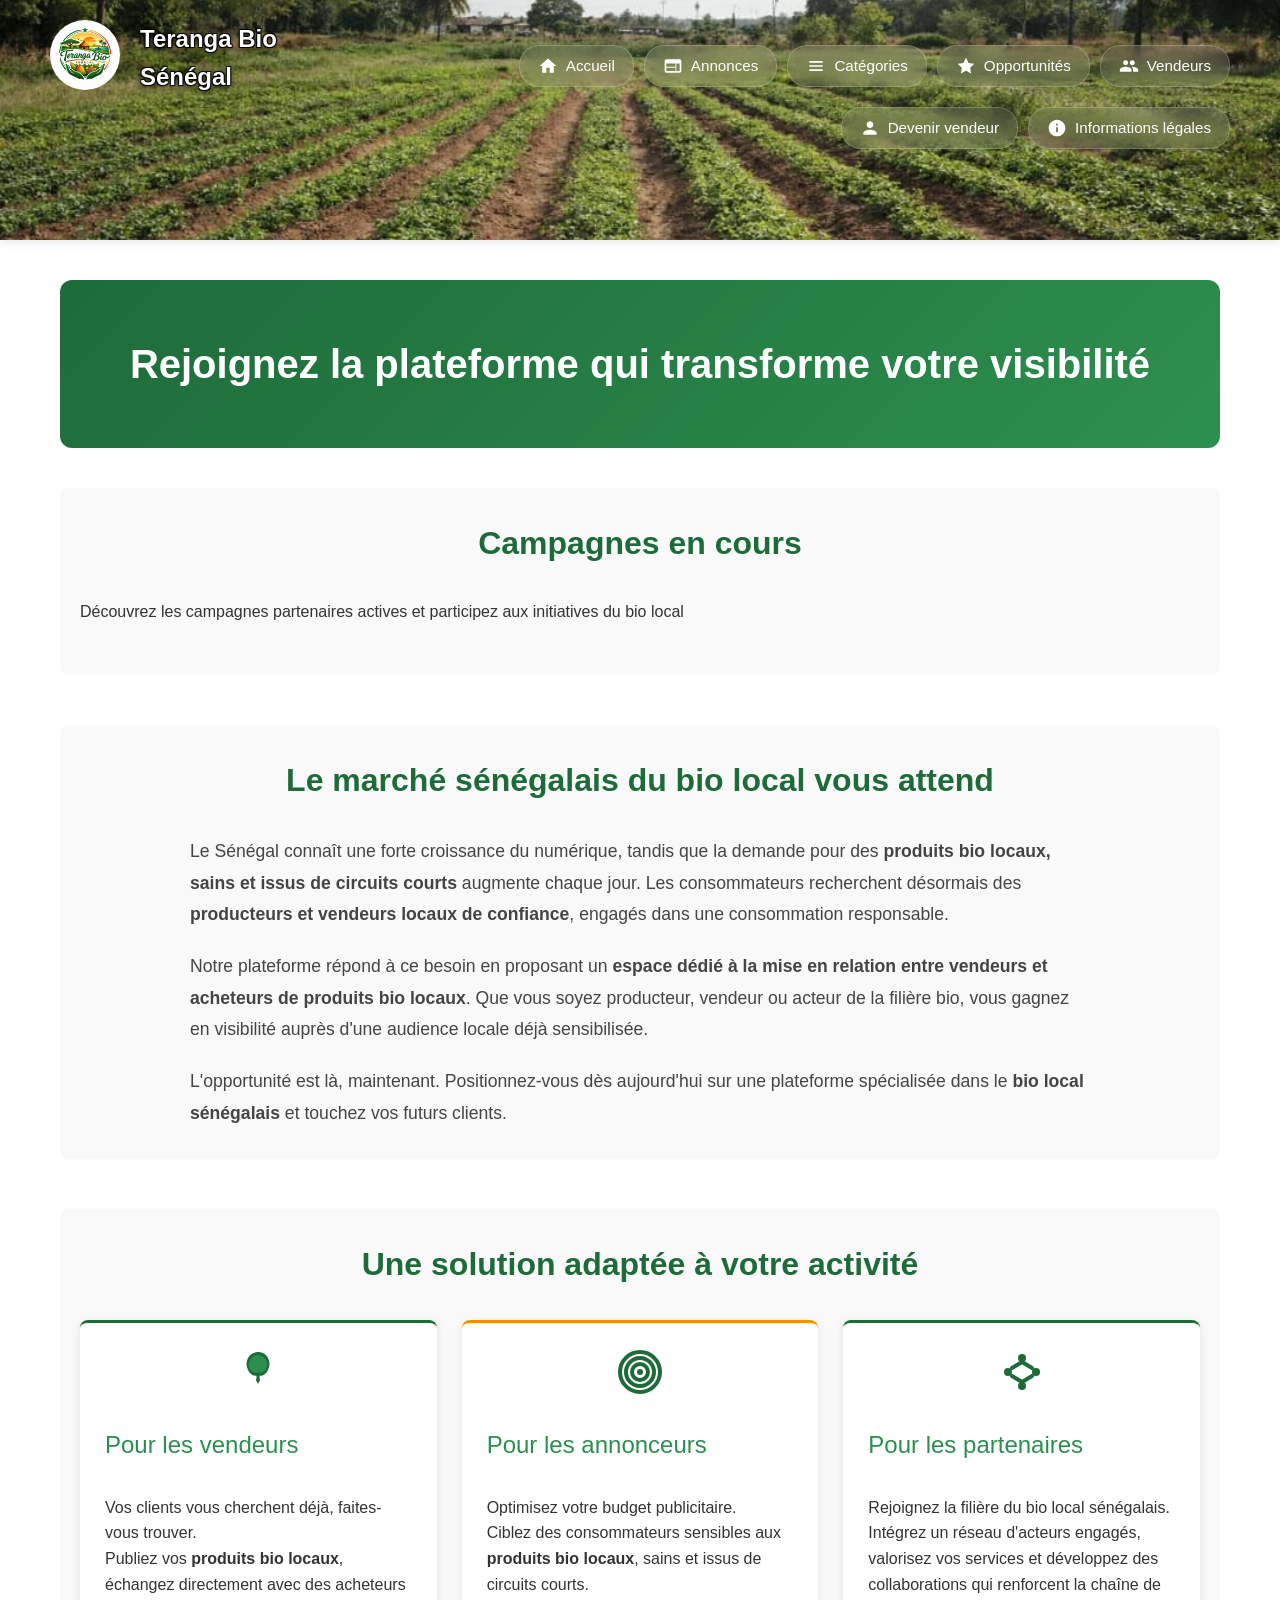
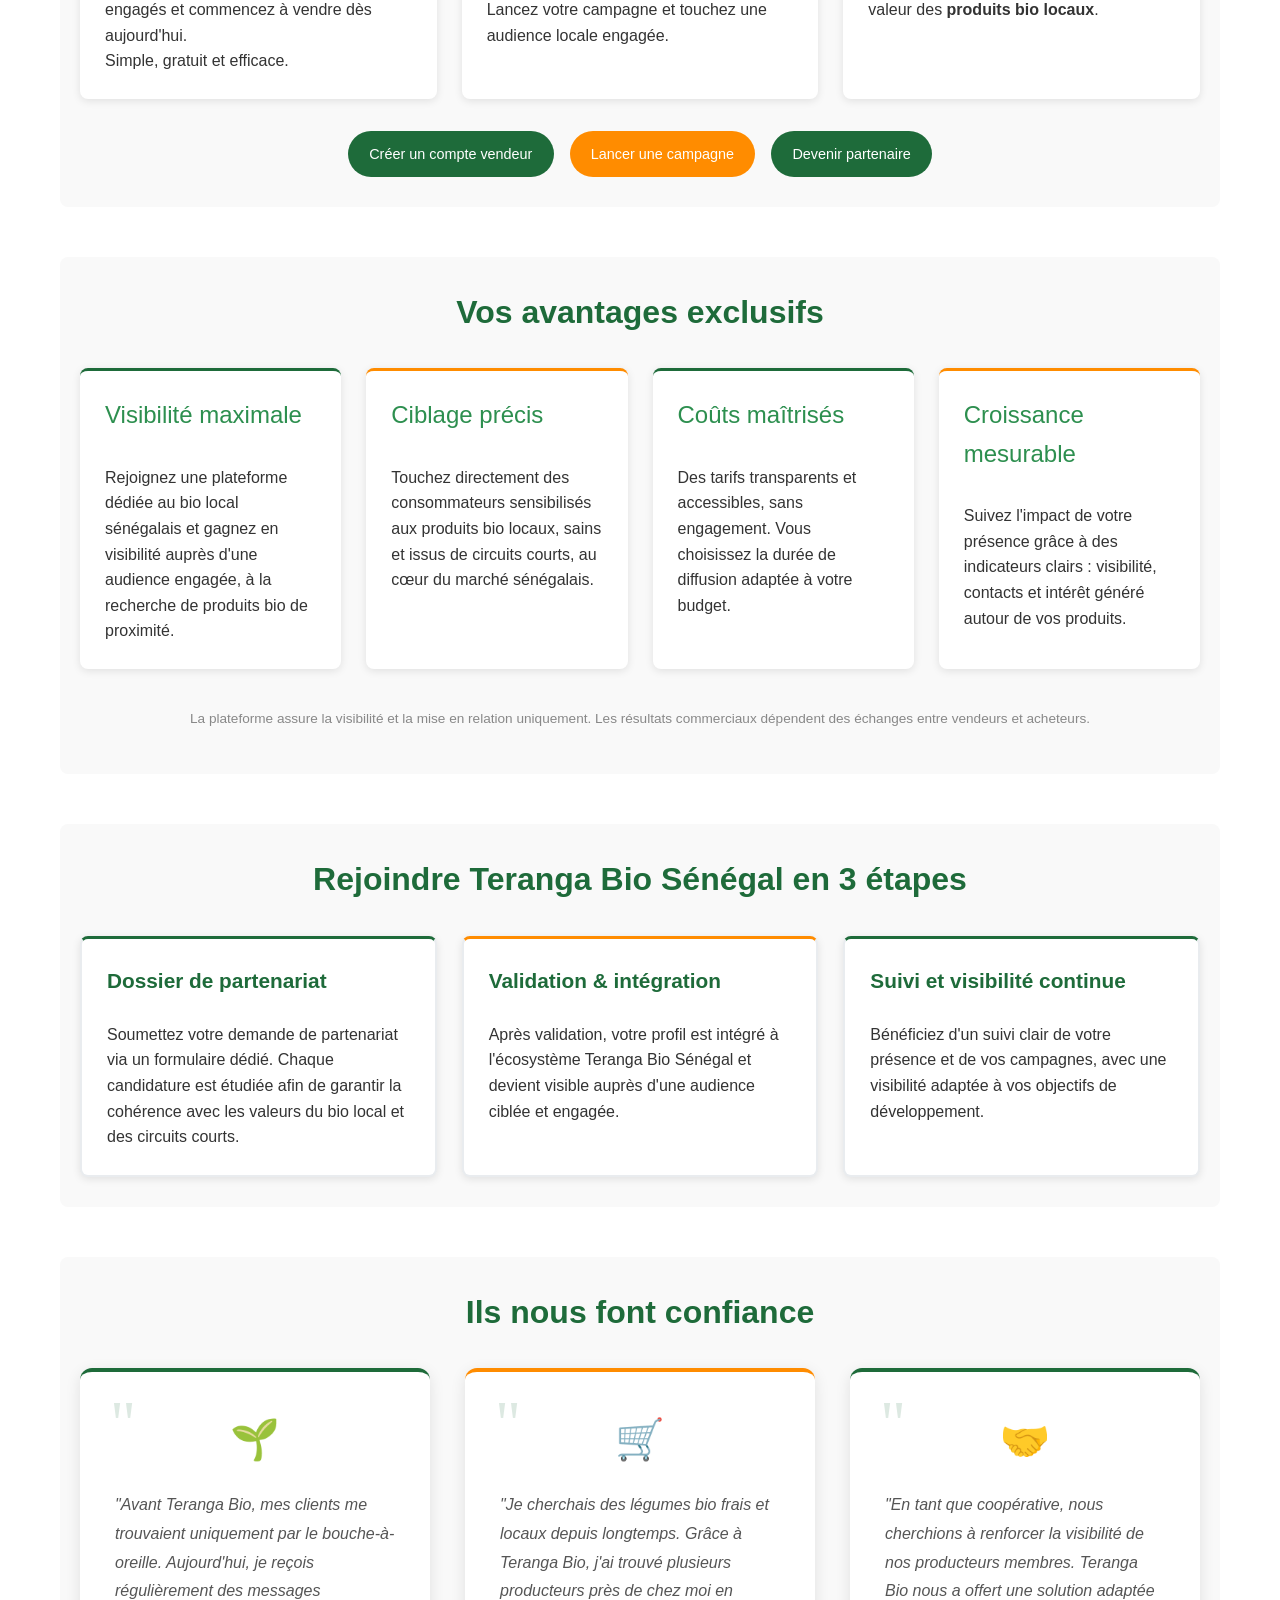
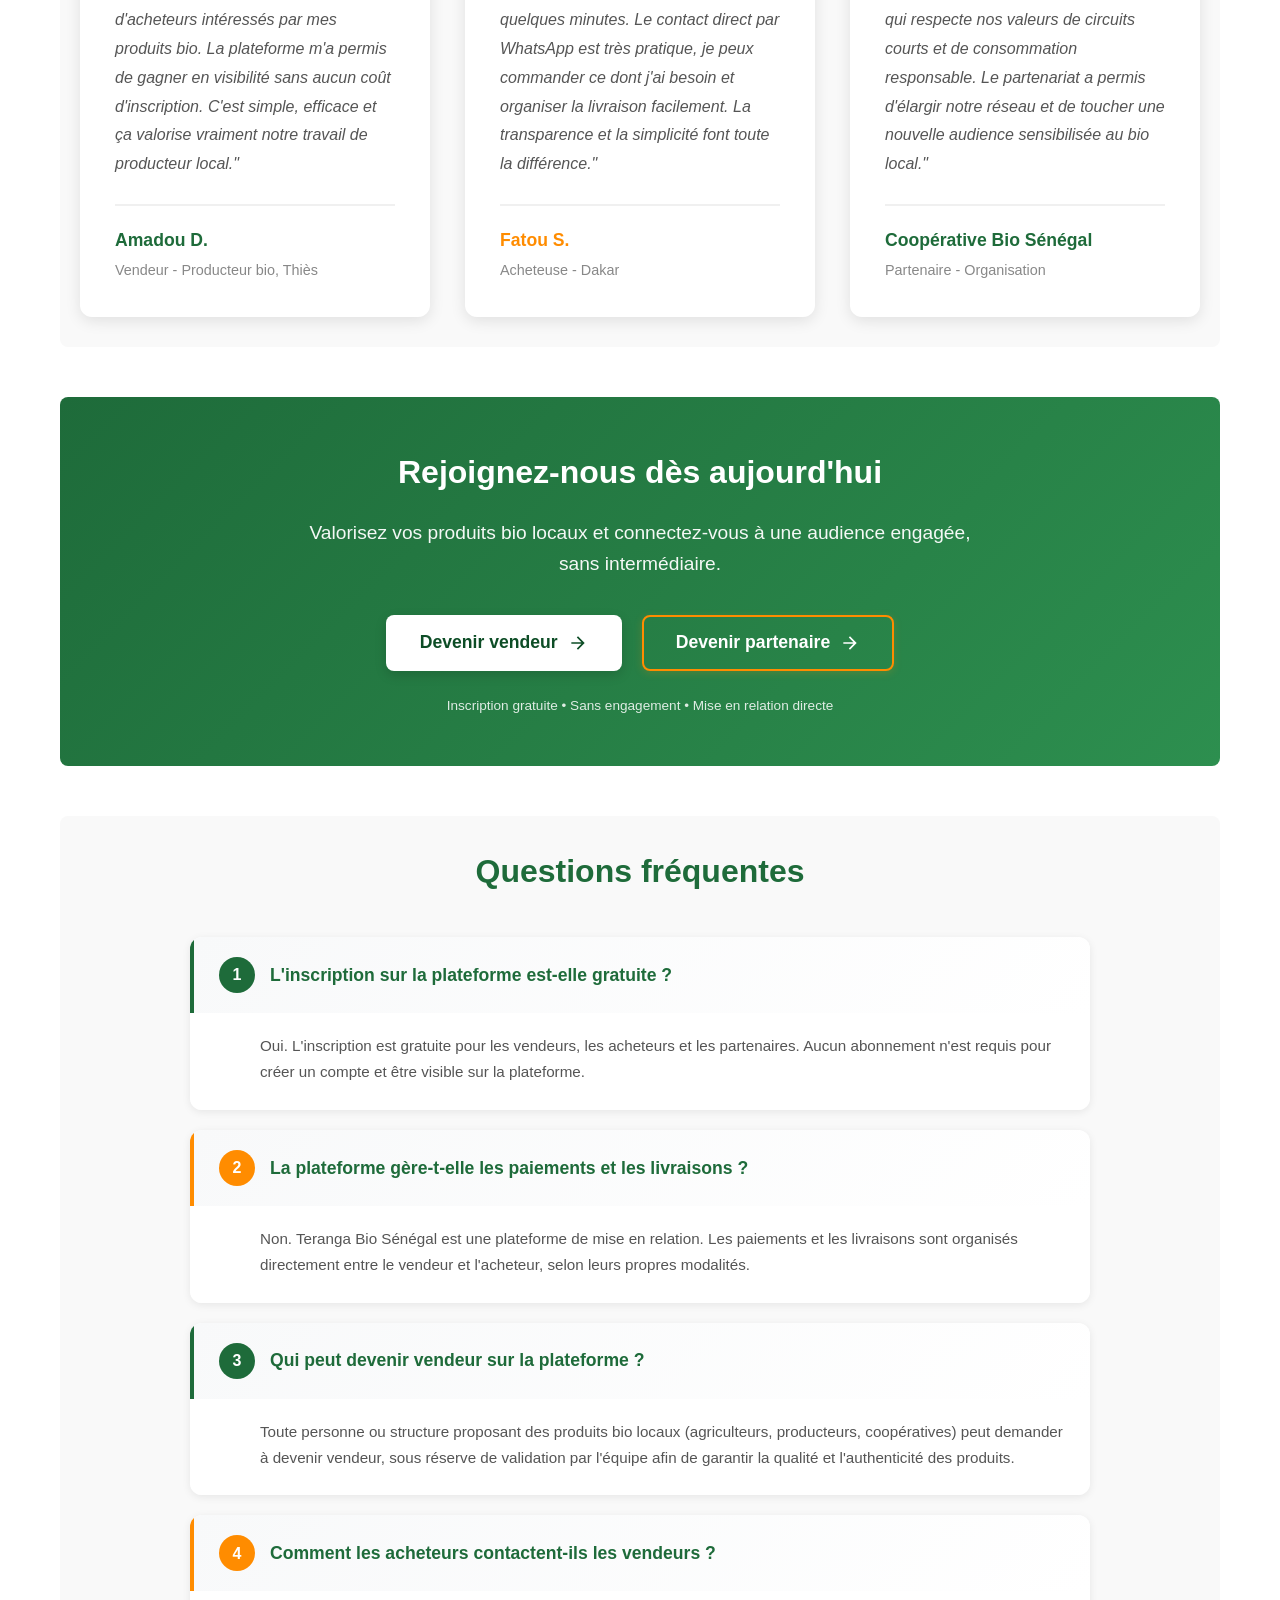
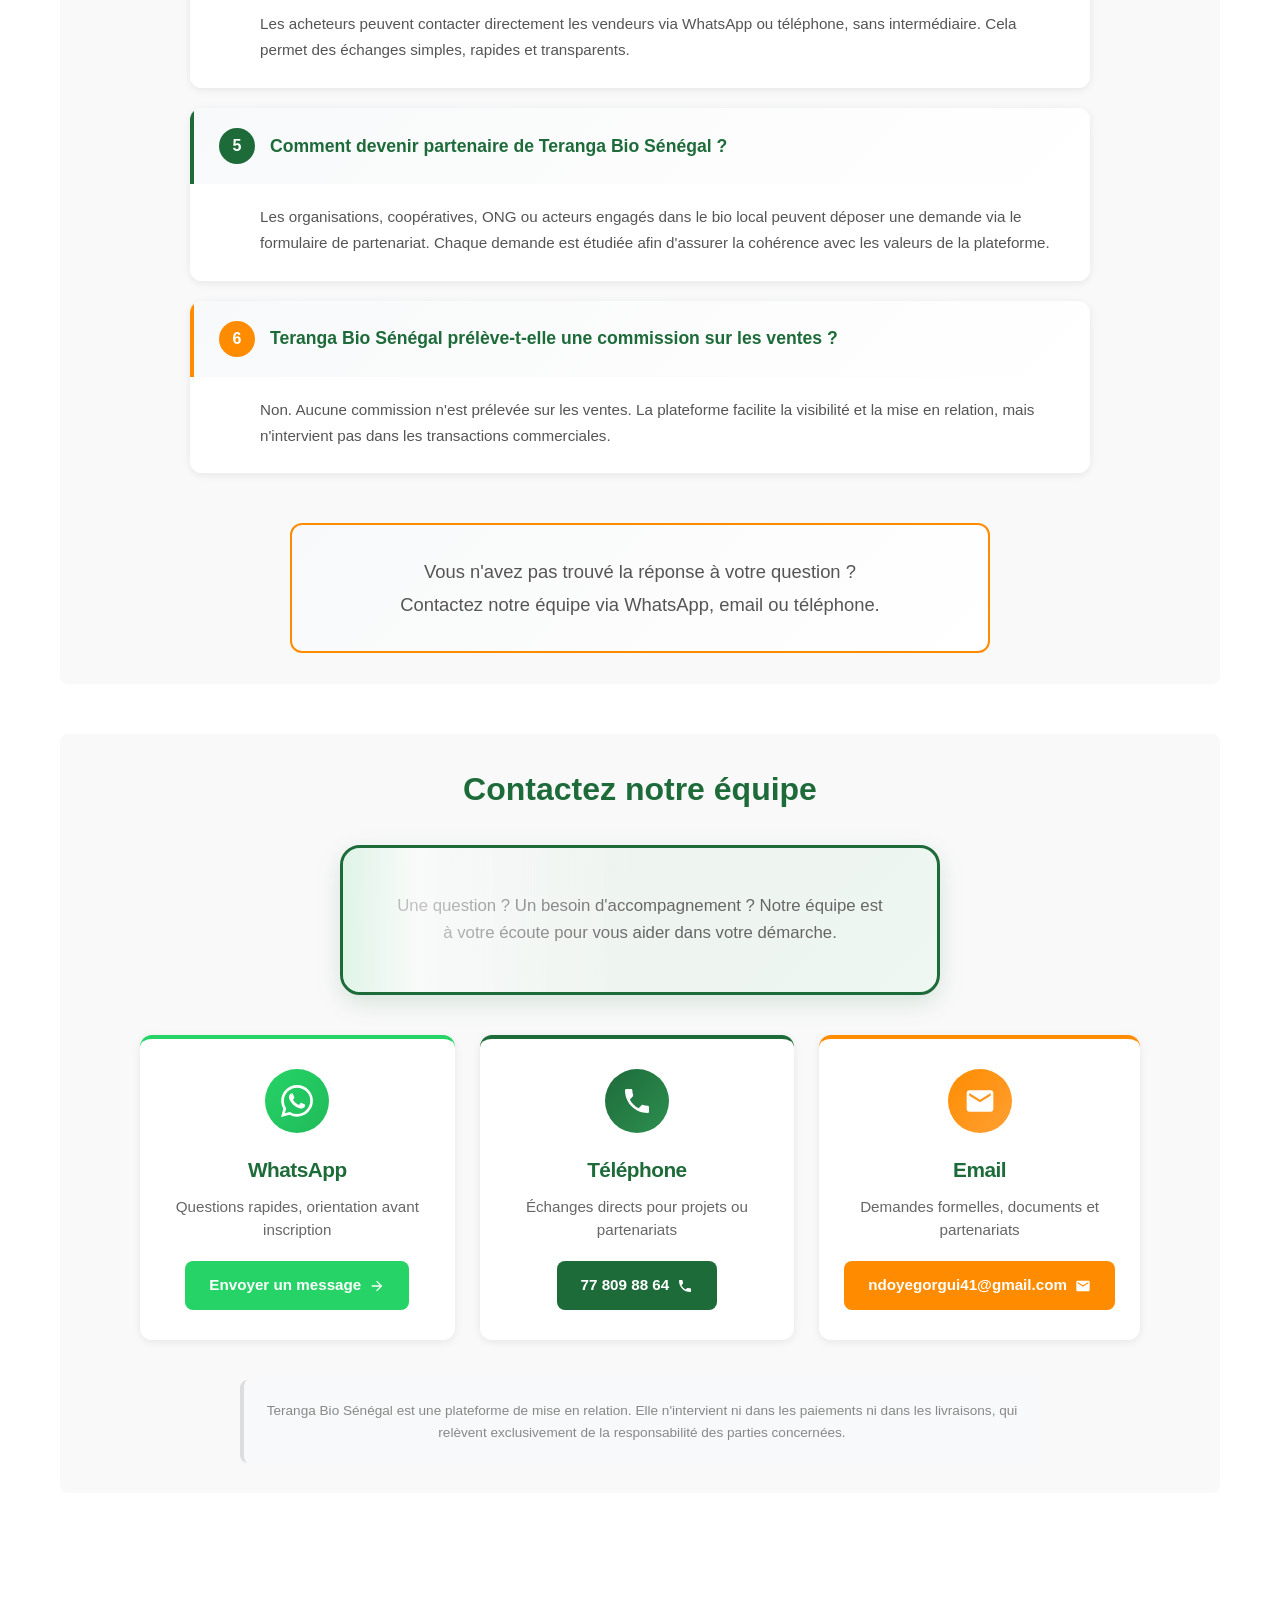
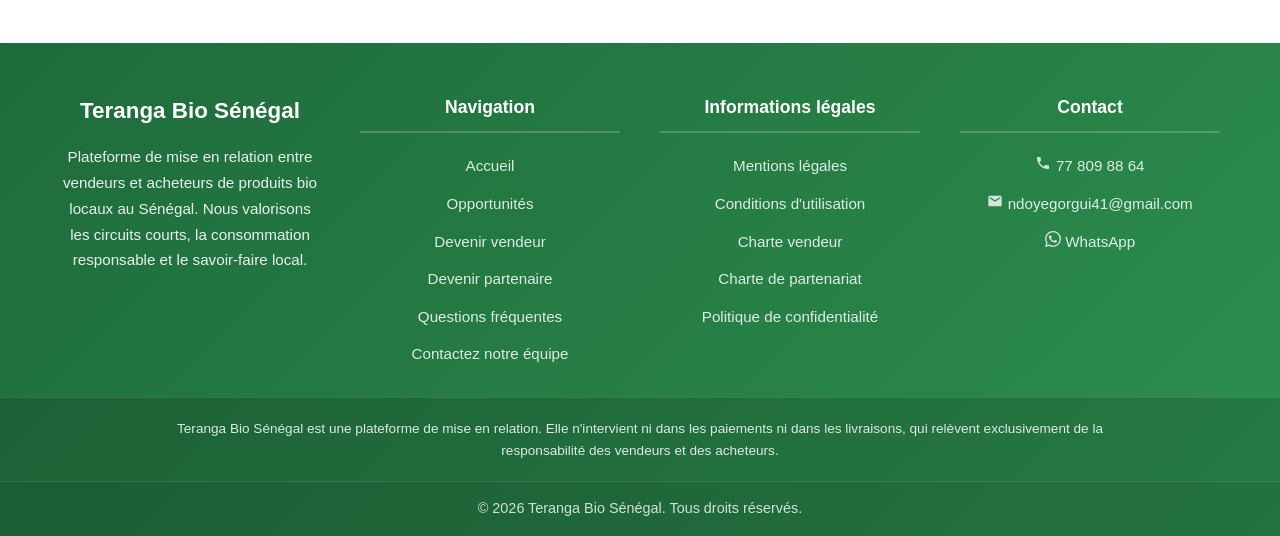
<file: opportunite.html>
<!DOCTYPE html>
<html lang="fr">
<head>
    <meta charset="UTF-8">
    <meta name="viewport" content="width=device-width, initial-scale=1.0">
    <title>Opportunité - Teranga Bio Sénégal</title>
    <link rel="stylesheet" href="styles.css?v=37">
</head>
<body class="page-opportunite">
    <button id="mobile-back-button" class="mobile-back-button" aria-label="Retour">
        <svg width="24" height="24" viewBox="0 0 24 24" fill="currentColor">
            <path d="M20 11H7.83l5.59-5.59L12 4l-8 8 8 8 1.41-1.41L7.83 13H20v-2z"/>
        </svg>
    </button>
    <header>
        <img src="images/logo1.jpeg" alt="Logo Teranga Bio" class="logo-header">
        <div class="header-content">
            <h1>Teranga Bio Sénégal</h1>
            <nav class="main-nav" id="main-nav">
                <a href="index.html" class="nav-link">
                    <svg width="20" height="20" viewBox="0 0 24 24" fill="currentColor">
                        <path d="M10 20v-6h4v6h5v-8h3L12 3 2 12h3v8z"/>
                    </svg>
                    <span>Accueil</span>
                </a>
                <a href="annonces.html" class="nav-link">
                    <svg width="20" height="20" viewBox="0 0 24 24" fill="currentColor">
                        <path d="M20 4H4c-1.1 0-1.99.9-1.99 2L2 18c0 1.1.9 2 2 2h16c1.1 0 2-.9 2-2V6c0-1.1-.9-2-2-2zm-5 14H4v-4h11v4zm0-5H4V9h11v4zm5 5h-4V9h4v9z"/>
                    </svg>
                    <span>Annonces</span>
                </a>
                <a href="categories.html" class="nav-link">
                    <svg width="20" height="20" viewBox="0 0 24 24" fill="currentColor">
                        <path d="M4 6h16v2H4zm0 5h16v2H4zm0 5h16v2H4z"/>
                    </svg>
                    <span>Catégories</span>
                </a>
                <a href="opportunite.html" class="nav-link active">
                    <svg width="20" height="20" viewBox="0 0 24 24" fill="currentColor">
                        <path d="M12 2l3.09 6.26L22 9.27l-5 4.87 1.18 6.88L12 17.77l-6.18 3.25L7 14.14 2 9.27l6.91-1.01L12 2z"/>
                    </svg>
                    <span>Opportunités</span>
                </a>
                <a href="vendeurs.html" class="nav-link">
                    <svg width="20" height="20" viewBox="0 0 24 24" fill="currentColor">
                        <path d="M16 11c1.66 0 2.99-1.34 2.99-3S17.66 5 16 5c-1.66 0-3 1.34-3 3s1.34 3 3 3zm-8 0c1.66 0 2.99-1.34 2.99-3S9.66 5 8 5C6.34 5 5 6.34 5 8s1.34 3 3 3zm0 2c-2.33 0-7 1.17-7 3.5V19h14v-2.5c0-2.33-4.67-3.5-7-3.5zm8 0c-.29 0-.62.02-.97.05 1.16.84 1.97 1.97 1.97 3.45V19h6v-2.5c0-2.33-4.67-3.5-7-3.5z"/>
                    </svg>
                    <span>Vendeurs</span>
                </a>
                <a href="vendeur.html" class="nav-link">
                    <svg width="20" height="20" viewBox="0 0 24 24" fill="currentColor">
                        <path d="M12 12c2.21 0 4-1.79 4-4s-1.79-4-4-4-4 1.79-4 4 1.79 4 4 4zm0 2c-2.67 0-8 1.34-8 4v2h16v-2c0-2.66-5.33-4-8-4z"/>
                    </svg>
                    <span>Devenir vendeur</span>
                </a>
                <a href="informations-legales.html" class="nav-link">
                    <svg width="20" height="20" viewBox="0 0 24 24" fill="currentColor">
                        <path d="M12 2C6.48 2 2 6.48 2 12s4.48 10 10 10 10-4.48 10-10S17.52 2 12 2zm1 15h-2v-6h2v6zm0-8h-2V7h2v2z"/>
                    </svg>
                    <span>Informations légales</span>
                </a>
            </nav>
            <button class="nav-toggle" id="nav-toggle" aria-label="Toggle navigation">
                <span></span>
                <span></span>
                <span></span>
            </button>
        </div>
    </header>

    <main>
        <section id="hero-opportunite" class="hero-section">
            <h1>Rejoignez la plateforme qui transforme votre visibilité</h1>
        </section>

        <!-- Section Campagnes en cours -->
        <section id="campagnes-en-cours" class="content-section">
            <h2>Campagnes en cours</h2>
            <p class="section-intro">Découvrez les campagnes partenaires actives et participez aux initiatives du bio local</p>
            <div id="campagnes-container" class="campagnes-container">
                <!-- Les campagnes seront chargées dynamiquement -->
            </div>
        </section>

        <section id="marche-senegalais" class="content-section">
            <h2>Le marché sénégalais du bio local vous attend</h2>
            <div class="marche-content">
                <p>Le Sénégal connaît une forte croissance du numérique, tandis que la demande pour des <strong>produits bio locaux, sains et issus de circuits courts</strong> augmente chaque jour. Les consommateurs recherchent désormais des <strong>producteurs et vendeurs locaux de confiance</strong>, engagés dans une consommation responsable.</p>
                <p>Notre plateforme répond à ce besoin en proposant un <strong>espace dédié à la mise en relation entre vendeurs et acheteurs de produits bio locaux</strong>. Que vous soyez producteur, vendeur ou acteur de la filière bio, vous gagnez en visibilité auprès d'une audience locale déjà sensibilisée.</p>
                <p>L'opportunité est là, maintenant. Positionnez-vous dès aujourd'hui sur une plateforme spécialisée dans le <strong>bio local sénégalais</strong> et touchez vos futurs clients.</p>
            </div>
        </section>

        <section id="solution-adaptee" class="content-section">
            <h2>Une solution adaptée à votre activité</h2>
            <div class="cibles-container">
                <div class="cible-item">
                    <div class="cible-icon">
                        <svg width="48" height="48" viewBox="0 0 24 24" fill="none" xmlns="http://www.w3.org/2000/svg">
                            <path d="M12 2C10 2 8 3 7 5C6 7 6 9 7 11C7.5 12 8 12.5 8.5 13C9 13.5 10 14 12 14C14 14 15 13.5 15.5 13C16 12.5 16.5 12 17 11C18 9 18 7 17 5C16 3 14 2 12 2Z" fill="#1e6b3a"/>
                            <path d="M12 3.5C10.5 3.5 9 4.5 8 6C7 7.5 7 9 8 10.5C8.3 11 8.6 11.4 9 11.7C9.4 12 10 12.3 12 12.3C14 12.3 14.6 12 15 11.7C15.4 11.4 15.7 11 16 10.5C17 9 17 7.5 16 6C15 4.5 13.5 3.5 12 3.5Z" fill="#2d8f4f"/>
                            <path d="M12 14L11 16L12 18L13 16L12 14Z" fill="#1e6b3a"/>
                            <path d="M12 14L12 16" stroke="#1e6b3a" stroke-width="1.5" stroke-linecap="round"/>
                        </svg>
                    </div>
                    <h3>Pour les vendeurs</h3>
                    <p>Vos clients vous cherchent déjà, faites-vous trouver.<br>
                    Publiez vos <strong>produits bio locaux</strong>, échangez directement avec des acheteurs engagés et commencez à vendre dès aujourd'hui.<br>
                    Simple, gratuit et efficace.</p>
                </div>
                <div class="cible-item">
                    <div class="cible-icon">
                        <svg width="48" height="48" viewBox="0 0 24 24" fill="none" xmlns="http://www.w3.org/2000/svg">
                            <circle cx="12" cy="12" r="10" stroke="#1e6b3a" stroke-width="2" fill="none"/>
                            <circle cx="12" cy="12" r="7" stroke="#1e6b3a" stroke-width="2" fill="none"/>
                            <circle cx="12" cy="12" r="4" stroke="#1e6b3a" stroke-width="2" fill="none"/>
                            <circle cx="12" cy="12" r="1.5" fill="#1e6b3a"/>
                        </svg>
                    </div>
                    <h3>Pour les annonceurs</h3>
                    <p>Optimisez votre budget publicitaire.<br>
                    Ciblez des consommateurs sensibles aux <strong>produits bio locaux</strong>, sains et issus de circuits courts.<br>
                    Lancez votre campagne et touchez une audience locale engagée.</p>
                </div>
                <div class="cible-item">
                    <div class="cible-icon">
                        <svg width="48" height="48" viewBox="0 0 24 24" fill="none" xmlns="http://www.w3.org/2000/svg">
                            <circle cx="12" cy="5" r="2" fill="#1e6b3a"/>
                            <circle cx="19" cy="12" r="2" fill="#1e6b3a"/>
                            <circle cx="12" cy="19" r="2" fill="#1e6b3a"/>
                            <circle cx="5" cy="12" r="2" fill="#1e6b3a"/>
                            <path d="M12 7L17 10" stroke="#1e6b3a" stroke-width="2" stroke-linecap="round"/>
                            <path d="M17 14L12 17" stroke="#1e6b3a" stroke-width="2" stroke-linecap="round"/>
                            <path d="M12 17L7 14" stroke="#1e6b3a" stroke-width="2" stroke-linecap="round"/>
                            <path d="M7 10L12 7" stroke="#1e6b3a" stroke-width="2" stroke-linecap="round"/>
                        </svg>
                    </div>
                    <h3>Pour les partenaires</h3>
                    <p>Rejoignez la filière du bio local sénégalais.<br>
                    Intégrez un réseau d'acteurs engagés, valorisez vos services et développez des collaborations qui renforcent la chaîne de valeur des <strong>produits bio locaux</strong>.</p>
                </div>
            </div>
            <div class="cta-buttons-container">
                <a href="#" class="cta-mini-btn" onclick="toggleFormulaireVendeur(this); return false;">Créer un compte vendeur</a>
                <a href="#" class="cta-mini-btn" onclick="toggleFormCampagne(this); return false;">Lancer une campagne</a>
                <a href="#" class="cta-mini-btn" onclick="toggleFormPartenaire(this); return false;">Devenir partenaire</a>
            </div>
        </section>

        <section id="avantages-exclusifs" class="content-section">
            <h2>Vos avantages exclusifs</h2>
            <div class="avantages-container">
                <div class="avantage-item">
                    <h3>Visibilité maximale</h3>
                    <p>Rejoignez une plateforme dédiée au bio local sénégalais et gagnez en visibilité auprès d'une audience engagée, à la recherche de produits bio de proximité.</p>
                </div>
                <div class="avantage-item">
                    <h3>Ciblage précis</h3>
                    <p>Touchez directement des consommateurs sensibilisés aux produits bio locaux, sains et issus de circuits courts, au cœur du marché sénégalais.</p>
                </div>
                <div class="avantage-item">
                    <h3>Coûts maîtrisés</h3>
                    <p>Des tarifs transparents et accessibles, sans engagement. Vous choisissez la durée de diffusion adaptée à votre budget.</p>
                </div>
                <div class="avantage-item">
                    <h3>Croissance mesurable</h3>
                    <p>Suivez l'impact de votre présence grâce à des indicateurs clairs : visibilité, contacts et intérêt généré autour de vos produits.</p>
                </div>
            </div>
            <p class="avantages-disclaimer">La plateforme assure la visibilité et la mise en relation uniquement. Les résultats commerciaux dépendent des échanges entre vendeurs et acheteurs.</p>
        </section>
            
            <!-- Formulaire Inscription Vendeur (inline) -->
            <div id="form-vendeur-container" class="form-campagne-inline" style="display: none;">
                <button type="button" class="close-form-btn" onclick="fermerFormVendeur()">
                    <svg width="24" height="24" viewBox="0 0 24 24" fill="currentColor">
                        <path d="M19 6.41L17.59 5 12 10.59 6.41 5 5 6.41 10.59 12 5 17.59 6.41 19 12 13.41 17.59 19 19 17.59 13.41 12z"/>
                    </svg>
                </button>
                <h3>Devenir Vendeur</h3>
                <p class="form-intro">Vous vendez des produits bio locaux ? Inscrivez-vous pour apparaître sur notre plateforme.</p>
                <form id="form-inscription-opportunite">
                    <!-- 0. Charte Vendeur -->
                    <fieldset class="form-fieldset conditions-fieldset">
                        <legend>Charte Vendeur</legend>
                        
                        <div class="conditions-container">
                            <div class="conditions-content">
                                <h4>Charte Vendeur - Teranga Bio Sénégal</h4>
                                
                                <h5>Préambule</h5>
                                <p>La plateforme Teranga Bio Sénégal est un service de mise en relation entre vendeurs de produits bio locaux et acheteurs.</p>
                                <p>En s'inscrivant sur la plateforme, le vendeur reconnait avoir pris connaissance de la présente charte et s'engage à la respecter intégralement.</p>
                                
                                <h5>1. Condition d'adhésion</h5>
                                <p>Peut s'inscrire comme vendeur toute personne ou structure qui :</p>
                                <ul>
                                    <li>Produit ou commercialise des produits bio ou naturels ;</li>
                                    <li>Exerce une activité légale au Sénégal ;</li>
                                    <li>Fournit des informations exactes et vérifiables.</li>
                                </ul>
                                <p>L'inscription est gratuite mais soumise à validation par l'administrateur de la plateforme.</p>
                                
                                <h5>2. Engagement du vendeur</h5>
                                <p>En rejoignant Teranga Bio Sénégal, le vendeur s'engage à :</p>
                                <p><strong>Qualité et authenticité</strong></p>
                                <ul>
                                    <li>Proposer uniquement des produits bio, naturels ou issus de pratiques respectueuses ;</li>
                                    <li>Ne pas tromper les acheteurs sur l'origine, la qualité ou la nature des produits.</li>
                                </ul>
                                <p><strong>Exactitude des informations</strong></p>
                                <ul>
                                    <li>Fournir des informations sincères (nom, contact, zone, produit, disponibilité) ;</li>
                                    <li>Mettre à jour ses informations en cas de changement.</li>
                                </ul>
                                <p><strong>Relation avec les acheteurs</strong></p>
                                <ul>
                                    <li>Répondre avec courtoisie et professionnalisme ;</li>
                                    <li>Respecter les engagements pris avec les acheteurs ;</li>
                                    <li>Éviter toute pratique abusive ou frauduleuse.</li>
                                </ul>
                                
                                <h5>3. Paiement et livraison</h5>
                                <p>Le vendeur reconnait expressément que :</p>
                                <ul>
                                    <li>Teranga Bio Sénégal ne gère ni les paiements ni les livraisons ;</li>
                                    <li>Toute transaction se fait directement entre le vendeur et l'acheteur ;</li>
                                    <li>Le vendeur est seul responsable des prix fixés, des modalités de paiement, des délais et conditions de livraison.</li>
                                </ul>
                                
                                <h5>4. Utilisation de la plateforme</h5>
                                <p>Le vendeur s'engage à :</p>
                                <ul>
                                    <li>Utiliser la plateforme uniquement à des fins professionnelles ;</li>
                                    <li>Ne pas publier de contenus illégaux, trompeurs ou offensants ;</li>
                                    <li>Ne pas détourner la plateforme à des fins non autorisées.</li>
                                </ul>
                                <p>Toute utilisation abusive peut entraîner :</p>
                                <ul>
                                    <li>La suspension temporaire du compte ;</li>
                                    <li>Ou la suspension définitive sans préavis.</li>
                                </ul>
                                
                                <h5>5. Responsabilité</h5>
                                <p>Le vendeur reconnaît que :</p>
                                <ul>
                                    <li>La plateforme agit uniquement comme facilitateur de mise en relation ;</li>
                                    <li>Teranga Bio Sénégal ne peut être tenu responsable des litiges financiers, des pertes financières et de la qualité finale des produits.</li>
                                </ul>
                                
                                <h5>6. Publicité et visibilité</h5>
                                <p>Le vendeur accepte que :</p>
                                <ul>
                                    <li>Ses informations puissent être affichées publiquement sur la plateforme ;</li>
                                    <li>Des offres de mise en avant ou de publicité puissent lui être proposées ultérieurement.</li>
                                </ul>
                                
                                <h5>7. Modification de la charte</h5>
                                <p>Teranga Bio Sénégal se réserve le droit de modifier la présente charte. Les vendeurs seront informés en cas de mise à jour importante.</p>
                                
                                <h5>8. Acceptation</h5>
                                <p>En cochant la case « J'ai lu et j'accepte la charte vendeur », le vendeur reconnaît avoir pris connaissance de l'ensemble des conditions ci-dessus et s'engage à les respecter.</p>
                            </div>
                        </div>
                        
                        <div class="form-group checkbox-group">
                            <label class="checkbox-label required-checkbox">
                                <input type="checkbox" id="accepte-charte-opp" name="accepte-charte" required>
                                <span>J'ai lu et j'accepte la charte vendeur <span class="required">*</span></span>
                            </label>
                            <span class="error-message">Vous devez accepter la charte pour continuer</span>
                        </div>
                    </fieldset>
                    
                    <!-- 1. Informations personnelles -->
                    <fieldset class="form-fieldset" disabled>
                        <legend>Informations personnelles</legend>
                        
                        <div class="form-group">
                            <label for="nom-vendeur-opp">Nom du vendeur <span class="required">*</span></label>
                            <input type="text" id="nom-vendeur-opp" name="nom-vendeur" required>
                            <span class="error-message">Veuillez entrer un nom</span>
                        </div>
                        
                        <div class="form-group">
                            <label for="description-vendeur-opp">Description <span class="required">*</span></label>
                            <textarea id="description-vendeur-opp" name="description-vendeur" rows="4" required></textarea>
                            <span class="error-message">Veuillez entrer une description</span>
                        </div>
                        
                        <div class="form-group">
                            <label for="zone-vendeur-opp">Zone de production <span class="required">*</span></label>
                            <input type="text" id="zone-vendeur-opp" name="zone-vendeur" placeholder="Ex: Région de Dakar" required>
                            <span class="error-message">Veuillez entrer une zone</span>
                        </div>
                    </fieldset>
                    
                    <!-- 2. Coordonnées -->
                    <fieldset class="form-fieldset" disabled>
                        <legend>Coordonnées</legend>
                        
                        <div class="form-group">
                            <label for="telephone-vendeur-opp">Téléphone <span class="required">*</span></label>
                            <input type="text" id="telephone-vendeur-opp" name="telephone-vendeur" placeholder="Ex: 77 123 45 67" required>
                            <span class="error-message">Veuillez entrer un numéro de téléphone</span>
                        </div>
                        
                        <div class="form-group">
                            <label for="whatsapp-vendeur-opp">Numéro WhatsApp <span class="required">*</span></label>
                            <input type="text" id="whatsapp-vendeur-opp" name="whatsapp-vendeur" placeholder="Ex: 77 123 45 67" required>
                            <span class="error-message">Veuillez entrer un numéro WhatsApp</span>
                        </div>
                        
                        <div class="form-group">
                            <label for="disponibilite-vendeur-opp">Disponibilité <span class="required">*</span></label>
                            <input type="text" id="disponibilite-vendeur-opp" name="disponibilite-vendeur" placeholder="Ex: Ouvert de 8h à 18h" required>
                            <span class="error-message">Veuillez indiquer vos disponibilités</span>
                        </div>
                    </fieldset>
                    
                    <!-- 3. Accès -->
                    <fieldset class="form-fieldset" disabled>
                        <legend>Accès vendeur</legend>
                        
                        <div class="form-group">
                            <label for="password-vendeur-opp">Mot de passe (pour accès vendeur) <span class="required">*</span></label>
                            <input type="password" id="password-vendeur-opp" name="password-vendeur" required>
                            <span class="error-message">Veuillez choisir un mot de passe</span>
                        </div>
                    </fieldset>
                    
                    <div class="form-actions">
                        <button type="submit" class="btn">S'inscrire</button>
                    </div>
                </form>
                <div id="message-inscription-opp" style="display: none; margin-top: 15px; padding: 10px; border-radius: 5px;"></div>
            </div>
            
            <!-- Formulaire Lancer une Campagne (inline) -->
            <div id="form-campagne-container" class="form-campagne-inline" style="display: none;">
                <button type="button" class="close-form-btn" onclick="fermerFormCampagne()">
                    <svg width="24" height="24" viewBox="0 0 24 24" fill="currentColor">
                        <path d="M19 6.41L17.59 5 12 10.59 6.41 5 5 6.41 10.59 12 5 17.59 6.41 19 12 13.41 17.59 19 19 17.59 13.41 12z"/>
                    </svg>
                </button>
                <h3>Lancer une campagne publicitaire</h3>
                <p class="form-intro">Créez votre campagne locale en quelques étapes simples.</p>
                
                <form id="form-campagne" class="campagne-form" novalidate>
                    <!-- 0. Conditions de diffusion -->
                    <fieldset class="form-fieldset conditions-fieldset">
                        <legend>Conditions de diffusion</legend>
                        
                        <div class="conditions-container">
                            <div class="conditions-content">
                                <h4>📜 CONDITIONS DE DIFFUSION DES CAMPAGNES PUBLICITAIRES</h4>
                                
                                <h5>Article 1 — Objet</h5>
                                <p>Les présentes conditions ont pour objet de définir les règles applicables à la diffusion des campagnes publicitaires sur la plateforme.
                                La plateforme agit exclusivement en qualité <strong>d'espace de visibilité et de mise en relation</strong>, sans intervenir dans les transactions, paiements, livraisons ou relations contractuelles entre les utilisateurs.</p>
                                
                                <h5>Article 2 — Champ d'application</h5>
                                <p>Les présentes conditions s'appliquent à toute personne physique ou morale (ci-après « l'Annonceur ») souhaitant diffuser une campagne publicitaire sur la plateforme.</p>
                                <p>Toute soumission de campagne vaut <strong>acceptation pleine et entière</strong> des présentes conditions.</p>
                                
                                <h5>Article 3 — Soumission et validation des campagnes</h5>
                                <p><strong>3.1.</strong> Toute campagne publicitaire soumise fait l'objet d'un <strong>examen préalable</strong> par l'équipe de la plateforme.</p>
                                <p><strong>3.2.</strong> La plateforme se réserve le droit, sans obligation de justification :</p>
                                <ul>
                                    <li>d'accepter la campagne,</li>
                                    <li>de refuser la campagne,</li>
                                    <li>ou de demander des modifications avant diffusion.</li>
                                </ul>
                                <p><strong>3.3.</strong> La diffusion d'une campagne ne débute qu'après <strong>validation explicite</strong> par la plateforme.</p>
                                
                                <h5>Article 4 — Contenus autorisés</h5>
                                <p>Les campagnes publicitaires doivent :</p>
                                <ul>
                                    <li>présenter des informations exactes, claires et loyales,</li>
                                    <li>concerner une activité réelle et licite,</li>
                                    <li>respecter les lois et règlements en vigueur,</li>
                                    <li>ne pas induire le public en erreur.</li>
                                </ul>
                                <p>L'Annonceur garantit être titulaire des droits nécessaires sur les contenus diffusés.</p>
                                
                                <h5>Article 5 — Contenus interdits</h5>
                                <p>Sont strictement interdits, sans que cette liste soit limitative, les contenus :</p>
                                <ul>
                                    <li>illégaux, frauduleux ou contraires à l'ordre public ;</li>
                                    <li>faisant la promotion de produits ou services interdits par la loi ;</li>
                                    <li>comportant des informations mensongères ou trompeuses ;</li>
                                    <li>à caractère violent, haineux, discriminatoire ou diffamatoire ;</li>
                                    <li>à caractère sexuel explicite ;</li>
                                    <li>à portée politique, religieuse ou idéologique ;</li>
                                    <li>portant atteinte aux droits, à l'image ou à la réputation de tiers.</li>
                                </ul>
                                <p>Toute campagne non conforme sera rejetée ou retirée sans préavis.</p>
                                
                                <h5>Article 6 — Images et éléments visuels</h5>
                                <p><strong>6.1.</strong> Les images utilisées doivent être :</p>
                                <ul>
                                    <li>de qualité suffisante,</li>
                                    <li>en lien direct avec l'objet de la campagne,</li>
                                    <li>libres de droits ou appartenant à l'Annonceur.</li>
                                </ul>
                                <p><strong>6.2.</strong> La plateforme se réserve le droit de refuser toute image jugée trompeuse, inappropriée ou contraire aux présentes conditions.</p>
                                
                                <h5>Article 7 — Informations de contact</h5>
                                <p>L'Annonceur est tenu de fournir des informations de contact exactes et fonctionnelles.
                                La plateforme ne saurait être tenue responsable des échanges, accords ou litiges intervenant entre l'Annonceur et les tiers suite à la mise en relation.</p>
                                
                                <h5>Article 8 — Durée et modalités de diffusion</h5>
                                <p><strong>8.1.</strong> La durée de diffusion est choisie par l'Annonceur parmi les options proposées (7, 14 ou 30 jours).</p>
                                <p><strong>8.2.</strong> La diffusion débute à compter de la date d'activation de la campagne, postérieure à sa validation.</p>
                                <p><strong>8.3.</strong> Aucune modification de contenu ou de durée n'est possible après le début de la diffusion.</p>
                                
                                <h5>Article 9 — Conditions financières</h5>
                                <p><strong>9.1.</strong> Le paiement de la campagne intervient <strong>après validation</strong> par la plateforme.</p>
                                <p><strong>9.2.</strong> En cas de non-paiement ou de paiement incomplet, la plateforme se réserve le droit de suspendre ou d'annuler la diffusion.</p>
                                <p><strong>9.3.</strong> Les modalités de paiement sont communiquées directement par l'équipe de la plateforme.</p>
                                
                                <h5>Article 10 — Responsabilité</h5>
                                <p><strong>10.1.</strong> L'Annonceur demeure seul responsable du contenu diffusé dans le cadre de sa campagne.</p>
                                <p><strong>10.2.</strong> La plateforme ne garantit aucun résultat commercial, notamment en termes de visibilité, de contacts, de ventes ou de chiffre d'affaires.</p>
                                <p><strong>10.3.</strong> La plateforme garantit uniquement la diffusion de la campagne conformément à la durée validée.</p>
                                
                                <h5>Article 11 — Suspension et retrait des campagnes</h5>
                                <p>La plateforme se réserve le droit de suspendre ou de retirer toute campagne :</p>
                                <ul>
                                    <li>en cas de non-respect des présentes conditions,</li>
                                    <li>en cas de plainte fondée,</li>
                                    <li>pour des raisons légales, techniques ou de sécurité.</li>
                                </ul>
                                <p>Aucun remboursement n'est dû en cas de retrait motivé par une violation des règles de diffusion.</p>
                                
                                <h5>Article 12 — Acceptation des conditions</h5>
                                <p>En soumettant une campagne publicitaire, l'Annonceur reconnaît avoir pris connaissance des présentes conditions, les accepter sans réserve et s'engage à s'y conformer.</p>
                            </div>
                        </div>
                        
                        <div class="form-group checkbox-group">
                            <label class="checkbox-label required-checkbox">
                                <input type="checkbox" id="accept-conditions-campagne" name="accept-conditions-campagne" required>
                                <span>Je reconnais avoir lu et accepté les conditions de diffusion des campagnes publicitaires. <span class="required">*</span></span>
                            </label>
                            <span class="error-message">Vous devez accepter les conditions pour continuer</span>
                        </div>
                    </fieldset>
                    
                    <!-- 1. Informations de la campagne -->
                    <fieldset class="form-fieldset" id="form-fields" disabled>
                        <legend>Informations de la campagne</legend>
                        
                        <div class="form-group">
                            <label for="nom-campagne">Nom de la campagne <span class="required">*</span></label>
                            <input type="text" id="nom-campagne" name="nom-campagne" placeholder="Ex: Promotion été 2024" required>
                            <span class="error-message">Veuillez entrer un nom pour votre campagne</span>
                        </div>
                        
                        <div class="form-group">
                            <label for="objectif-campagne">Objectif de la campagne <span class="required">*</span></label>
                            <select id="objectif-campagne" name="objectif-campagne" required>
                                <option value="">-- Sélectionnez un objectif --</option>
                                <option value="visibilite-locale">Visibilité locale</option>
                                <option value="promotion-produit">Promotion de produit/service</option>
                                <option value="annonce-evenementielle">Annonce événementielle</option>
                                <option value="notoriete-marque">Notoriété de marque</option>
                            </select>
                            <small class="form-help-text">Cela nous aide à mieux positionner votre annonce.</small>
                            <span class="error-message">Veuillez sélectionner un objectif</span>
                        </div>
                    </fieldset>

                    <!-- 2. Contenu de l'annonce -->
                    <fieldset class="form-fieldset">
                        <legend>Contenu de l'annonce</legend>
                        
                        <div class="form-group">
                            <label for="titre-annonce">Titre de l'annonce <span class="required">*</span> <span class="char-count">(<span id="titre-count">0</span>/60 caractères)</span></label>
                            <input type="text" id="titre-annonce" name="titre-annonce" maxlength="60" placeholder="Ex: Nouvelle collection disponible maintenant" required>
                            <span class="error-message">Le titre est obligatoire (max 60 caractères)</span>
                        </div>
                        
                        <div class="form-group">
                            <label for="description-annonce">Description de l'annonce <span class="required">*</span></label>
                            <textarea id="description-annonce" name="description-annonce" rows="4" placeholder="Décrivez votre offre en 2 à 3 phrases claires et attractives..." required></textarea>
                            <span class="error-message">Veuillez rédiger une description</span>
                        </div>
                        
                        <div class="form-group">
                            <label for="images-annonce">Images de l'annonce <span class="required">*</span> <span class="hint">(1 à 3 images)</span></label>
                            <input type="file" id="images-annonce" name="images-annonce" accept="image/*" multiple required>
                            <div id="images-preview" class="images-preview"></div>
                            <span class="error-message">Veuillez sélectionner au moins une image</span>
                            <small class="form-hint">Formats acceptés: JPG, PNG. Taille max: 5MB par image</small>
                            <small class="form-help-text">Des images claires et professionnelles augmentent la visibilité de votre annonce.</small>
                        </div>
                        
                        <div class="form-group">
                            <label for="moyen-contact">Moyen de contact <span class="required">*</span></label>
                            <select id="moyen-contact" name="moyen-contact" required>
                                <option value="">-- Sélectionnez un moyen de contact --</option>
                                <option value="telephone">Téléphone</option>
                                <option value="whatsapp">WhatsApp</option>
                                <option value="lien-externe">Lien externe (site ou réseau social)</option>
                            </select>
                            <span class="error-message">Veuillez sélectionner un moyen de contact</span>
                        </div>
                        
                        <div class="form-group" id="contact-details-group" style="display: none;">
                            <label for="contact-details">Détails du contact <span class="required">*</span></label>
                            <input type="text" id="contact-details" name="contact-details" placeholder="Numéro ou lien">
                            <span class="error-message">Veuillez entrer les détails de contact</span>
                        </div>
                    </fieldset>

                    <!-- 3. Ciblage -->
                    <fieldset class="form-fieldset">
                        <legend>Ciblage</legend>
                        
                        <div class="form-group">
                            <label for="ville-campagne">Ville <span class="required">*</span></label>
                            <input type="text" id="ville-campagne" name="ville-campagne" placeholder="Ex: Dakar, Thiès, Saint-Louis..." required>
                            <span class="error-message">Veuillez indiquer la ville</span>
                        </div>
                        
                        <div class="form-group">
                            <label for="zone-quartier">Zone/Quartier</label>
                            <input type="text" id="zone-quartier" name="zone-quartier" placeholder="Ex: Plateau, Almadies, Ouakam...">
                        </div>
                        
                        <div class="form-group checkbox-group">
                            <label class="group-label">Audience ciblée (optionnel)</label>
                            <div class="checkbox-options">
                                <label class="checkbox-label">
                                    <input type="checkbox" name="audience" value="grand-public">
                                    Grand public
                                </label>
                                <label class="checkbox-label">
                                    <input type="checkbox" name="audience" value="professionnels">
                                    Professionnels
                                </label>
                                <label class="checkbox-label">
                                    <input type="checkbox" name="audience" value="jeunes">
                                    Jeunes
                                </label>
                                <label class="checkbox-label">
                                    <input type="checkbox" name="audience" value="femmes">
                                    Femmes
                                </label>
                                <label class="checkbox-label">
                                    <input type="checkbox" name="audience" value="hommes">
                                    Hommes
                                </label>
                            </div>
                        </div>
                    </fieldset>

                    <!-- 4. Durée de diffusion -->
                    <fieldset class="form-fieldset">
                        <legend>Durée de diffusion</legend>
                        
                        <div class="form-group radio-group">
                            <label class="radio-label">
                                <input type="radio" name="duree-diffusion" value="7" data-prix="5000" required>
                                <div class="radio-content">
                                    <strong>7 jours</strong>
                                    <span class="prix">5 000 FCFA</span>
                                </div>
                            </label>
                            <label class="radio-label">
                                <input type="radio" name="duree-diffusion" value="14" data-prix="9000" required>
                                <div class="radio-content">
                                    <strong>14 jours</strong>
                                    <span class="prix">9 000 FCFA</span>
                                </div>
                            </label>
                            <label class="radio-label radio-label-popular">
                                <input type="radio" name="duree-diffusion" value="30" data-prix="15000" required>
                                <div class="radio-content">
                                    <div class="radio-header">
                                        <strong>30 jours</strong>
                                        <span class="popular-badge">
                                            <svg width="16" height="16" viewBox="0 0 24 24" fill="currentColor">
                                                <path d="M12 17.27L18.18 21l-1.64-7.03L22 9.24l-7.19-.61L12 2 9.19 8.63 2 9.24l5.46 4.73L5.82 21z"/>
                                            </svg>
                                            Populaire
                                        </span>
                                    </div>
                                    <span class="prix">15 000 FCFA</span>
                                </div>
                            </label>
                        </div>
                        <span class="error-message">Veuillez sélectionner une durée de diffusion</span>
                    </fieldset>

                    <!-- 5. Validation -->
                    <fieldset class="form-fieldset consent-fieldset">
                        <legend>Validation</legend>
                        
                        <div class="form-group checkbox-group consent-group">
                            <label class="checkbox-label">
                                <input type="checkbox" name="conforme-contenu" id="conforme-contenu" required>
                                <span class="checkmark"></span>
                                Je confirme que le contenu est conforme et respecte les règles de diffusion <span class="required">*</span>
                            </label>
                            <span class="error-message">Vous devez confirmer la conformité du contenu</span>
                        </div>
                        
                        <div class="form-group checkbox-group consent-group">
                            <label class="checkbox-label">
                                <input type="checkbox" name="accepte-verification" id="accepte-verification" required>
                                <span class="checkmark"></span>
                                J'accepte que la campagne soit vérifiée avant diffusion <span class="required">*</span>
                            </label>
                            <span class="error-message">Vous devez accepter la vérification</span>
                        </div>
                    </fieldset>

                    <!-- Mentions importantes -->
                    <div class="mentions-importantes">
                        <div class="mention-item">
                            <svg width="16" height="16" viewBox="0 0 24 24" fill="currentColor">
                                <path d="M12 2C6.48 2 2 6.48 2 12s4.48 10 10 10 10-4.48 10-10S17.52 2 12 2zm1 15h-2v-2h2v2zm0-4h-2V7h2v6z"/>
                            </svg>
                            <span>La diffusion de la campagne est soumise à validation.</span>
                        </div>
                        <div class="mention-item">
                            <svg width="16" height="16" viewBox="0 0 24 24" fill="currentColor">
                                <path d="M20 4H4c-1.1 0-1.99.9-1.99 2L2 18c0 1.1.9 2 2 2h16c1.1 0 2-.9 2-2V6c0-1.1-.9-2-2-2zm0 4l-8 5-8-5V6l8 5 8-5v2z"/>
                            </svg>
                            <span>Un membre de notre équipe vous contactera pour finaliser la publication et le paiement.</span>
                        </div>
                    </div>

                    <div class="form-actions">
                        <button type="submit" class="btn-campagne">
                            <span>Soumettre la campagne</span>
                            <svg width="18" height="18" viewBox="0 0 24 24" fill="currentColor">
                                <path d="M12 4l-1.41 1.41L16.17 11H4v2h12.17l-5.58 5.59L12 20l8-8z"/>
                            </svg>
                        </button>
                    </div>
                </form>

                <!-- Message de confirmation -->
                <div id="confirmation-campagne" class="confirmation-message" style="display: none;">
                    <div class="confirmation-icon">
                        <svg width="50" height="50" viewBox="0 0 24 24" fill="currentColor">
                            <path d="M12 2C6.48 2 2 6.48 2 12s4.48 10 10 10 10-4.48 10-10S17.52 2 12 2zm-2 15l-5-5 1.41-1.41L10 14.17l7.59-7.59L19 8l-9 9z"/>
                        </svg>
                    </div>
                    <h4>Campagne soumise avec succès !</h4>
                    <p>Votre demande a été enregistrée. Notre équipe l'examinera et vous contactera dans les plus brefs délais pour finaliser la publication et le paiement.</p>
                    <button type="button" class="btn-secondary" onclick="resetFormCampagne()">Créer une autre campagne</button>
                </div>
            </div>
            
            <!-- Formulaire Devenir Partenaire (inline) -->
            <div id="form-partenaire-container" class="form-partenaire-inline" style="display: none;">
                <button type="button" class="close-form-btn" onclick="fermerFormPartenaire()">
                    <svg width="24" height="24" viewBox="0 0 24 24" fill="currentColor">
                        <path d="M19 6.41L17.59 5 12 10.59 6.41 5 5 6.41 10.59 12 5 17.59 6.41 19 12 13.41 17.59 19 19 17.59 13.41 12z"/>
                    </svg>
                </button>
                <h3>Devenir partenaire</h3>
                <p class="form-intro">Proposez un partenariat professionnel et rejoignez notre réseau.</p>
                
                <form id="form-partenaire" class="partenaire-form" novalidate>
                    <!-- 0. Charte de partenariat -->
                    <fieldset class="form-fieldset conditions-fieldset">
                        <legend>Charte de partenariat</legend>
                        
                        <div class="conditions-container">
                            <div class="conditions-content">
                                <h4>Charte de Partenariat – Teranga Bio Sénégal</h4>
                                
                                <h5>Préambule</h5>
                                <p>La plateforme <strong>Teranga Bio Sénégal</strong> est un service numérique de mise en relation entre vendeurs de produits bio locaux et acheteurs, visant à promouvoir une consommation responsable, les circuits courts et la valorisation des acteurs de la filière bio locale sénégalaise.</p>
                                <p>La présente <strong>Charte de Partenariat</strong> définit les conditions, engagements et responsabilités applicables à toute personne physique ou morale souhaitant devenir partenaire de la plateforme.</p>
                                <p>L'adhésion au partenariat implique l'acceptation pleine et entière des dispositions de la présente charte.</p>
                                
                                <h5>Article 1 – Définition du partenaire</h5>
                                <p>Est considéré comme <strong>partenaire</strong> toute personne physique ou morale (entreprise, organisation, ONG, coopérative, institution, prestataire de services) qui :</p>
                                <ul>
                                    <li>intervient dans la filière des produits bio locaux ou de l'agriculture durable,</li>
                                    <li>propose des services, solutions ou actions contribuant à la valorisation, la structuration ou la promotion du bio local,</li>
                                    <li>souhaite collaborer avec la plateforme dans un cadre professionnel, éthique et transparent.</li>
                                </ul>
                                
                                <h5>Article 2 – Objet du partenariat</h5>
                                <p>Le partenariat a pour objet :</p>
                                <ul>
                                    <li>la promotion de la filière bio locale sénégalaise,</li>
                                    <li>la création de synergies entre acteurs (producteurs, transformateurs, distributeurs, accompagnateurs),</li>
                                    <li>la valorisation de services, compétences ou initiatives compatibles avec la mission de la plateforme,</li>
                                    <li>le développement de collaborations à impact économique, social ou environnemental positif.</li>
                                </ul>
                                
                                <h5>Article 3 – Nature du rôle de la plateforme</h5>
                                <p>Teranga Bio Sénégal agit exclusivement en qualité de <strong>plateforme de mise en relation et de visibilité</strong>.</p>
                                <p>La plateforme :</p>
                                <ul>
                                    <li>ne participe pas aux relations contractuelles entre partenaires et tiers,</li>
                                    <li>ne garantit aucun résultat commercial, financier ou opérationnel,</li>
                                    <li>n'intervient ni dans les transactions financières ni dans l'exécution des prestations proposées par le partenaire.</li>
                                </ul>
                                
                                <h5>Article 4 – Engagements du partenaire</h5>
                                <p>Le partenaire s'engage à :</p>
                                <ol>
                                    <li>Fournir des informations exactes, sincères et à jour.</li>
                                    <li>Respecter la vocation bio locale, éthique et responsable de la plateforme.</li>
                                    <li>Ne proposer que des services, produits ou actions conformes aux lois et réglementations en vigueur au Sénégal.</li>
                                    <li>Adopter un comportement professionnel, respectueux et transparent vis-à-vis des utilisateurs de la plateforme.</li>
                                    <li>Ne pas porter atteinte à l'image, à la réputation ou aux valeurs de Teranga Bio Sénégal.</li>
                                </ol>
                                
                                <h5>Article 5 – Engagements de la plateforme</h5>
                                <p>Teranga Bio Sénégal s'engage à :</p>
                                <ul>
                                    <li>assurer une visibilité équitable des partenaires selon les modalités définies,</li>
                                    <li>préserver la confidentialité des informations non publiques,</li>
                                    <li>maintenir un environnement numérique respectueux et sécurisé,</li>
                                    <li>se réserver le droit de refuser ou de suspendre un partenariat ne respectant pas la présente charte.</li>
                                </ul>
                                
                                <h5>Article 6 – Absence de relation contractuelle exclusive</h5>
                                <p>Le partenariat n'entraîne :</p>
                                <ul>
                                    <li>aucune exclusivité,</li>
                                    <li>aucun lien de subordination,</li>
                                    <li>aucune obligation de résultat.</li>
                                </ul>
                                <p>Chaque partie demeure juridiquement et financièrement indépendante.</p>
                                
                                <h5>Article 7 – Responsabilité</h5>
                                <p>Le partenaire demeure seul responsable :</p>
                                <ul>
                                    <li>de ses services, contenus, communications et engagements,</li>
                                    <li>des relations qu'il entretient avec les vendeurs, acheteurs ou autres partenaires,</li>
                                    <li>du respect des obligations légales, fiscales, sociales et réglementaires liées à son activité.</li>
                                </ul>
                                <p>Teranga Bio Sénégal ne saurait être tenue responsable de tout litige, dommage ou préjudice résultant de l'activité du partenaire.</p>
                                
                                <h5>Article 8 – Suspension ou retrait du partenariat</h5>
                                <p>La plateforme se réserve le droit de suspendre ou de mettre fin au partenariat, sans indemnité, notamment en cas de :</p>
                                <ul>
                                    <li>non-respect de la présente charte,</li>
                                    <li>comportement portant atteinte à l'image ou aux valeurs de la plateforme,</li>
                                    <li>usage abusif ou détourné du partenariat.</li>
                                </ul>
                                
                                <h5>Article 9 – Évolution de la charte</h5>
                                <p>La présente charte pourra être modifiée à tout moment afin de s'adapter à l'évolution de la plateforme ou du cadre réglementaire.</p>
                                <p>Les partenaires seront réputés avoir accepté les nouvelles dispositions lors de leur poursuite de collaboration avec la plateforme.</p>
                                
                                <h5>Article 10 – Acceptation</h5>
                                <p>En cochant la case prévue à cet effet et en soumettant une demande de partenariat, le partenaire reconnaît avoir lu, compris et accepté sans réserve la présente <strong>Charte de Partenariat – Teranga Bio Sénégal</strong>.</p>
                            </div>
                        </div>
                        
                        <div class="form-group checkbox-group">
                            <label class="checkbox-label required-checkbox">
                                <input type="checkbox" id="accept-charte-partenaire" name="accept-charte-partenaire" required>
                                <span>J'ai lu et j'accepte la charte de partenariat <span class="required">*</span></span>
                            </label>
                            <span class="error-message">Vous devez accepter la charte pour continuer</span>
                        </div>
                    </fieldset>
                    
                    <!-- 1. Informations générales -->
                    <fieldset class="form-fieldset" disabled>
                        <legend>Informations générales</legend>
                        
                        <div class="form-group">
                            <label for="nom-raison-sociale">Nom complet ou raison sociale <span class="required">*</span></label>
                            <input type="text" id="nom-raison-sociale" name="nom-raison-sociale" placeholder="Ex: Mamadou Diallo ou Diallo & Fils SARL" required>
                            <span class="error-message">Veuillez entrer votre nom ou raison sociale</span>
                        </div>
                        
                        <div class="form-group">
                            <label for="type-partenaire">Type de partenaire <span class="required">*</span></label>
                            <select id="type-partenaire" name="type-partenaire" required>
                                <option value="">-- Sélectionnez votre profil --</option>
                                <option value="freelance">Freelance / Indépendant</option>
                                <option value="agence">Agence</option>
                                <option value="entreprise">Entreprise / Startup</option>
                                <option value="media">Média / Influenceur</option>
                                <option value="institution">Institution / Organisation</option>
                                <option value="autre">Autre</option>
                            </select>
                            <span class="error-message">Veuillez sélectionner votre type de partenaire</span>
                        </div>
                        
                        <div class="form-group">
                            <label for="secteur-activite">Secteur d'activité <span class="required">*</span></label>
                            <input type="text" id="secteur-activite" name="secteur-activite" placeholder="Ex: Commerce, Technologie, Agriculture..." required>
                            <span class="error-message">Veuillez indiquer votre secteur d'activité</span>
                        </div>
                    </fieldset>

                    <!-- 2. Coordonnées -->
                    <fieldset class="form-fieldset" disabled>
                        <legend>Coordonnées</legend>
                        
                        <div class="form-group">
                            <label for="email-pro">Email professionnel <span class="required">*</span></label>
                            <input type="email" id="email-pro" name="email-pro" placeholder="Ex: contact@votre-entreprise.sn" required>
                            <span class="error-message">Veuillez entrer une adresse email valide</span>
                        </div>
                        
                        <div class="form-group">
                            <label for="telephone">Numéro de téléphone <span class="required">*</span></label>
                            <input type="tel" id="telephone" name="telephone" placeholder="Ex: +221 77 123 45 67" required>
                            <span class="error-message">Veuillez entrer un numéro de téléphone valide</span>
                        </div>
                        
                        <div class="form-group">
                            <label for="ville-zone">Ville / Zone d'intervention <span class="required">*</span></label>
                            <input type="text" id="ville-zone" name="ville-zone" placeholder="Ex: Dakar, Thiès, Saint-Louis..." required>
                            <span class="error-message">Veuillez indiquer votre zone d'intervention</span>
                        </div>
                    </fieldset>

                    <!-- 3. Proposition de partenariat -->
                    <fieldset class="form-fieldset" disabled>
                        <legend>Proposition de partenariat</legend>
                        
                        <div class="form-group">
                            <label for="services-offres">Services ou offres à valoriser <span class="required">*</span></label>
                            <textarea id="services-offres" name="services-offres" rows="3" placeholder="Décrivez brièvement les services ou offres que vous souhaitez proposer..." required></textarea>
                            <span class="error-message">Veuillez décrire vos services ou offres</span>
                        </div>
                        
                        <div class="form-group checkbox-group">
                            <label class="group-label">Type de partenariat recherché <span class="required">*</span></label>
                            <div class="checkbox-options">
                                <label class="checkbox-label">
                                    <input type="checkbox" name="type-partenariat" value="visibilite">
                                    Visibilité
                                </label>
                                <label class="checkbox-label">
                                    <input type="checkbox" name="type-partenariat" value="collaboration">
                                    Collaboration commerciale
                                </label>
                                <label class="checkbox-label">
                                    <input type="checkbox" name="type-partenariat" value="apport-affaires">
                                    Apport d'affaires
                                </label>
                                <label class="checkbox-label">
                                    <input type="checkbox" name="type-partenariat" value="strategique">
                                    Partenariat stratégique
                                </label>
                                <label class="checkbox-label">
                                    <input type="checkbox" name="type-partenariat" value="autre-type">
                                    Autre
                                </label>
                            </div>
                            <span class="error-message">Veuillez sélectionner au moins un type de partenariat</span>
                        </div>
                    </fieldset>

                    <!-- 4. Message libre -->
                    <fieldset class="form-fieldset" disabled>
                        <legend>Message libre</legend>
                        
                        <div class="form-group">
                            <label for="message-proposition">Présentez votre proposition</label>
                            <textarea id="message-proposition" name="message-proposition" rows="3" placeholder="Expliquez pourquoi vous souhaitez devenir partenaire..."></textarea>
                        </div>
                    </fieldset>

                    <!-- 5. Consentement -->
                    <fieldset class="form-fieldset consent-fieldset" disabled>
                        <legend>Consentement</legend>
                        
                        <div class="form-group checkbox-group consent-group">
                            <label class="checkbox-label">
                                <input type="checkbox" name="consent-contact" id="consent-contact" required>
                                J'accepte d'être contacté(e) <span class="required">*</span>
                            </label>
                            <span class="error-message">Vous devez accepter d'être contacté</span>
                        </div>
                        
                        <p class="validation-notice">
                            <svg width="14" height="14" viewBox="0 0 24 24" fill="currentColor">
                                <path d="M12 2C6.48 2 2 6.48 2 12s4.48 10 10 10 10-4.48 10-10S17.52 2 12 2zm1 15h-2v-2h2v2zm0-4h-2V7h2v6z"/>
                            </svg>
                            Demandes soumises à validation.
                        </p>
                    </fieldset>

                    <div class="form-actions">
                        <button type="submit" class="btn-partenaire">
                            <span>Envoyer ma demande</span>
                            <svg width="18" height="18" viewBox="0 0 24 24" fill="currentColor">
                                <path d="M12 4l-1.41 1.41L16.17 11H4v2h12.17l-5.58 5.59L12 20l8-8z"/>
                            </svg>
                        </button>
                    </div>
                </form>

                <!-- Message de confirmation -->
                <div id="confirmation-partenaire" class="confirmation-message" style="display: none;">
                    <div class="confirmation-icon">
                        <svg width="50" height="50" viewBox="0 0 24 24" fill="currentColor">
                            <path d="M12 2C6.48 2 2 6.48 2 12s4.48 10 10 10 10-4.48 10-10S17.52 2 12 2zm-2 15l-5-5 1.41-1.41L10 14.17l7.59-7.59L19 8l-9 9z"/>
                        </svg>
                    </div>
                    <h4>Demande envoyée !</h4>
                    <p>Notre équipe vous contactera bientôt.</p>
                    <button type="button" class="btn-secondary" onclick="resetFormPartenaire()">Nouvelle demande</button>
                </div>
            </div>
        </section>

        <section id="comment-rejoindre" class="content-section">
            <h2>Rejoindre Teranga Bio Sénégal en 3 étapes</h2>
            <div class="etapes-container">
                <div class="etape-item">
                    <h3>Dossier de partenariat</h3>
                    <p>Soumettez votre demande de partenariat via un formulaire dédié. Chaque candidature est étudiée afin de garantir la cohérence avec les valeurs du bio local et des circuits courts.</p>
                </div>
                <div class="etape-item">
                    <h3>Validation & intégration</h3>
                    <p>Après validation, votre profil est intégré à l'écosystème Teranga Bio Sénégal et devient visible auprès d'une audience ciblée et engagée.</p>
                </div>
                <div class="etape-item">
                    <h3>Suivi et visibilité continue</h3>
                    <p>Bénéficiez d'un suivi clair de votre présence et de vos campagnes, avec une visibilité adaptée à vos objectifs de développement.</p>
                </div>
            </div>
        </section>

        <section id="temoignages" class="content-section">
            <h2>Ils nous font confiance</h2>
            <div class="temoignages-container">
                <div class="temoignage-item">
                    <div class="temoignage-icon">🌱</div>
                    <div class="temoignage-content">
                        <p class="temoignage-text">"Avant Teranga Bio, mes clients me trouvaient uniquement par le bouche-à-oreille. Aujourd'hui, je reçois régulièrement des messages d'acheteurs intéressés par mes produits bio. La plateforme m'a permis de gagner en visibilité sans aucun coût d'inscription. C'est simple, efficace et ça valorise vraiment notre travail de producteur local."</p>
                        <div class="temoignage-auteur">
                            <div class="temoignage-nom">Amadou D.</div>
                            <div class="temoignage-role">Vendeur - Producteur bio, Thiès</div>
                        </div>
                    </div>
                </div>
                <div class="temoignage-item">
                    <div class="temoignage-icon">🛒</div>
                    <div class="temoignage-content">
                        <p class="temoignage-text">"Je cherchais des légumes bio frais et locaux depuis longtemps. Grâce à Teranga Bio, j'ai trouvé plusieurs producteurs près de chez moi en quelques minutes. Le contact direct par WhatsApp est très pratique, je peux commander ce dont j'ai besoin et organiser la livraison facilement. La transparence et la simplicité font toute la différence."</p>
                        <div class="temoignage-auteur">
                            <div class="temoignage-nom">Fatou S.</div>
                            <div class="temoignage-role">Acheteuse - Dakar</div>
                        </div>
                    </div>
                </div>
                <div class="temoignage-item">
                    <div class="temoignage-icon">🤝</div>
                    <div class="temoignage-content">
                        <p class="temoignage-text">"En tant que coopérative, nous cherchions à renforcer la visibilité de nos producteurs membres. Teranga Bio nous a offert une solution adaptée qui respecte nos valeurs de circuits courts et de consommation responsable. Le partenariat a permis d'élargir notre réseau et de toucher une nouvelle audience sensibilisée au bio local."</p>
                        <div class="temoignage-auteur">
                            <div class="temoignage-nom">Coopérative Bio Sénégal</div>
                            <div class="temoignage-role">Partenaire - Organisation</div>
                        </div>
                    </div>
                </div>
            </div>
        </section>

        <section id="appel-action" class="content-section cta-section">
            <h2>Rejoignez-nous dès aujourd'hui</h2>
            <p class="cta-intro">Valorisez vos produits bio locaux et connectez-vous à une audience engagée, sans intermédiaire.</p>
            <div class="cta-buttons-large">
                <a href="#" class="cta-btn-large cta-btn-primary" onclick="toggleFormulaireVendeur(this); return false;">
                    <span>Devenir vendeur</span>
                    <svg width="20" height="20" viewBox="0 0 24 24" fill="currentColor">
                        <path d="M12 4l-1.41 1.41L16.17 11H4v2h12.17l-5.58 5.59L12 20l8-8z"/>
                    </svg>
                </a>
                <a href="#" class="cta-btn-large cta-btn-secondary" onclick="toggleFormPartenaire(this); return false;">
                    <span>Devenir partenaire</span>
                    <svg width="20" height="20" viewBox="0 0 24 24" fill="currentColor">
                        <path d="M12 4l-1.41 1.41L16.17 11H4v2h12.17l-5.58 5.59L12 20l8-8z"/>
                    </svg>
                </a>
            </div>
            <p class="cta-note">Inscription gratuite • Sans engagement • Mise en relation directe</p>
        </section>

        <section id="faq" class="content-section">
            <h2>Questions fréquentes</h2>
            <div class="faq-container">
                <div class="faq-item">
                    <div class="faq-question">
                        <span class="faq-number">1</span>
                        <h3>L'inscription sur la plateforme est-elle gratuite ?</h3>
                    </div>
                    <div class="faq-answer">
                        <p>Oui. L'inscription est gratuite pour les vendeurs, les acheteurs et les partenaires. Aucun abonnement n'est requis pour créer un compte et être visible sur la plateforme.</p>
                    </div>
                </div>

                <div class="faq-item">
                    <div class="faq-question">
                        <span class="faq-number">2</span>
                        <h3>La plateforme gère-t-elle les paiements et les livraisons ?</h3>
                    </div>
                    <div class="faq-answer">
                        <p>Non. Teranga Bio Sénégal est une plateforme de mise en relation. Les paiements et les livraisons sont organisés directement entre le vendeur et l'acheteur, selon leurs propres modalités.</p>
                    </div>
                </div>

                <div class="faq-item">
                    <div class="faq-question">
                        <span class="faq-number">3</span>
                        <h3>Qui peut devenir vendeur sur la plateforme ?</h3>
                    </div>
                    <div class="faq-answer">
                        <p>Toute personne ou structure proposant des produits bio locaux (agriculteurs, producteurs, coopératives) peut demander à devenir vendeur, sous réserve de validation par l'équipe afin de garantir la qualité et l'authenticité des produits.</p>
                    </div>
                </div>

                <div class="faq-item">
                    <div class="faq-question">
                        <span class="faq-number">4</span>
                        <h3>Comment les acheteurs contactent-ils les vendeurs ?</h3>
                    </div>
                    <div class="faq-answer">
                        <p>Les acheteurs peuvent contacter directement les vendeurs via WhatsApp ou téléphone, sans intermédiaire. Cela permet des échanges simples, rapides et transparents.</p>
                    </div>
                </div>

                <div class="faq-item">
                    <div class="faq-question">
                        <span class="faq-number">5</span>
                        <h3>Comment devenir partenaire de Teranga Bio Sénégal ?</h3>
                    </div>
                    <div class="faq-answer">
                        <p>Les organisations, coopératives, ONG ou acteurs engagés dans le bio local peuvent déposer une demande via le formulaire de partenariat. Chaque demande est étudiée afin d'assurer la cohérence avec les valeurs de la plateforme.</p>
                    </div>
                </div>

                <div class="faq-item">
                    <div class="faq-question">
                        <span class="faq-number">6</span>
                        <h3>Teranga Bio Sénégal prélève-t-elle une commission sur les ventes ?</h3>
                    </div>
                    <div class="faq-answer">
                        <p>Non. Aucune commission n'est prélevée sur les ventes. La plateforme facilite la visibilité et la mise en relation, mais n'intervient pas dans les transactions commerciales.</p>
                    </div>
                </div>
            </div>
            
            <p class="faq-transition">Vous n'avez pas trouvé la réponse à votre question ?<br>Contactez notre équipe via WhatsApp, email ou téléphone.</p>
        </section>

        <section id="contact-equipe" class="content-section">
            <h2>Contactez notre équipe</h2>
            <p class="contact-intro">Une question ? Un besoin d'accompagnement ? Notre équipe est à votre écoute pour vous aider dans votre démarche.</p>
            
            <div class="contact-methods">
                <div class="contact-method contact-whatsapp">
                    <div class="contact-icon">
                        <svg width="32" height="32" viewBox="0 0 24 24" fill="currentColor">
                            <path d="M17.472 14.382c-.297-.149-1.758-.867-2.03-.967-.273-.099-.471-.148-.67.15-.197.297-.767.966-.94 1.164-.173.199-.347.223-.644.075-.297-.15-1.255-.463-2.39-1.475-.883-.788-1.48-1.761-1.653-2.059-.173-.297-.018-.458.13-.606.134-.133.298-.347.446-.52.149-.174.198-.298.298-.497.099-.198.05-.371-.025-.52-.075-.149-.669-1.612-.916-2.207-.242-.579-.487-.5-.669-.51-.173-.008-.371-.01-.57-.01-.198 0-.52.074-.792.372-.272.297-1.04 1.016-1.04 2.479 0 1.462 1.065 2.875 1.213 3.074.149.198 2.096 3.2 5.077 4.487.709.306 1.262.489 1.694.625.712.227 1.36.195 1.871.118.571-.085 1.758-.719 2.006-1.413.248-.694.248-1.289.173-1.413-.074-.124-.272-.198-.57-.347m-5.421 7.403h-.004a9.87 9.87 0 01-5.031-1.378l-.361-.214-3.741.982.998-3.648-.235-.374a9.86 9.86 0 01-1.51-5.26c.001-5.45 4.436-9.884 9.888-9.884 2.64 0 5.122 1.03 6.988 2.898a9.825 9.825 0 012.893 6.994c-.003 5.45-4.437 9.884-9.885 9.884m8.413-18.297A11.815 11.815 0 0012.05 0C5.495 0 .16 5.335.157 11.892c0 2.096.547 4.142 1.588 5.945L.057 24l6.305-1.654a11.882 11.882 0 005.683 1.448h.005c6.554 0 11.89-5.335 11.893-11.893a11.821 11.821 0 00-3.48-8.413Z"/>
                        </svg>
                    </div>
                    <div class="contact-content">
                        <h3>WhatsApp</h3>
                        <p>Questions rapides, orientation avant inscription</p>
                        <a href="https://wa.me/221778098864" class="contact-link" target="_blank" rel="noopener">
                            Envoyer un message
                            <svg width="16" height="16" viewBox="0 0 24 24" fill="currentColor">
                                <path d="M12 4l-1.41 1.41L16.17 11H4v2h12.17l-5.58 5.59L12 20l8-8z"/>
                            </svg>
                        </a>
                    </div>
                </div>

                <div class="contact-method contact-phone">
                    <div class="contact-icon">
                        <svg width="32" height="32" viewBox="0 0 24 24" fill="currentColor">
                            <path d="M6.62 10.79c1.44 2.83 3.76 5.14 6.59 6.59l2.2-2.2c.27-.27.67-.36 1.02-.24 1.12.37 2.33.57 3.57.57.55 0 1 .45 1 1V20c0 .55-.45 1-1 1-9.39 0-17-7.61-17-17 0-.55.45-1 1-1h3.5c.55 0 1 .45 1 1 0 1.25.2 2.45.57 3.57.11.35.03.74-.25 1.02l-2.2 2.2z"/>
                        </svg>
                    </div>
                    <div class="contact-content">
                        <h3>Téléphone</h3>
                        <p>Échanges directs pour projets ou partenariats</p>
                        <a href="tel:+221778098864" class="contact-link">
                            77 809 88 64
                            <svg width="16" height="16" viewBox="0 0 24 24" fill="currentColor">
                                <path d="M6.62 10.79c1.44 2.83 3.76 5.14 6.59 6.59l2.2-2.2c.27-.27.67-.36 1.02-.24 1.12.37 2.33.57 3.57.57.55 0 1 .45 1 1V20c0 .55-.45 1-1 1-9.39 0-17-7.61-17-17 0-.55.45-1 1-1h3.5c.55 0 1 .45 1 1 0 1.25.2 2.45.57 3.57.11.35.03.74-.25 1.02l-2.2 2.2z"/>
                            </svg>
                        </a>
                    </div>
                </div>

                <div class="contact-method contact-email">
                    <div class="contact-icon">
                        <svg width="32" height="32" viewBox="0 0 24 24" fill="currentColor">
                            <path d="M20 4H4c-1.1 0-1.99.9-1.99 2L2 18c0 1.1.9 2 2 2h16c1.1 0 2-.9 2-2V6c0-1.1-.9-2-2-2zm0 4l-8 5-8-5V6l8 5 8-5v2z"/>
                        </svg>
                    </div>
                    <div class="contact-content">
                        <h3>Email</h3>
                        <p>Demandes formelles, documents et partenariats</p>
                        <a href="mailto:ndoyegorgui41@gmail.com" class="contact-link">
                            ndoyegorgui41@gmail.com
                            <svg width="16" height="16" viewBox="0 0 24 24" fill="currentColor">
                                <path d="M20 4H4c-1.1 0-1.99.9-1.99 2L2 18c0 1.1.9 2 2 2h16c1.1 0 2-.9 2-2V6c0-1.1-.9-2-2-2zm0 4l-8 5-8-5V6l8 5 8-5v2z"/>
                            </svg>
                        </a>
                    </div>
                </div>
            </div>

            <p class="contact-disclaimer">Teranga Bio Sénégal est une plateforme de mise en relation. Elle n'intervient ni dans les paiements ni dans les livraisons, qui relèvent exclusivement de la responsabilité des parties concernées.</p>
        </section>

    </main>

    <!-- Footer chargé dynamiquement -->
    <div id="footer-placeholder"></div>

    <script src="script.js?v=30"></script>
</body>
</html>
</file>
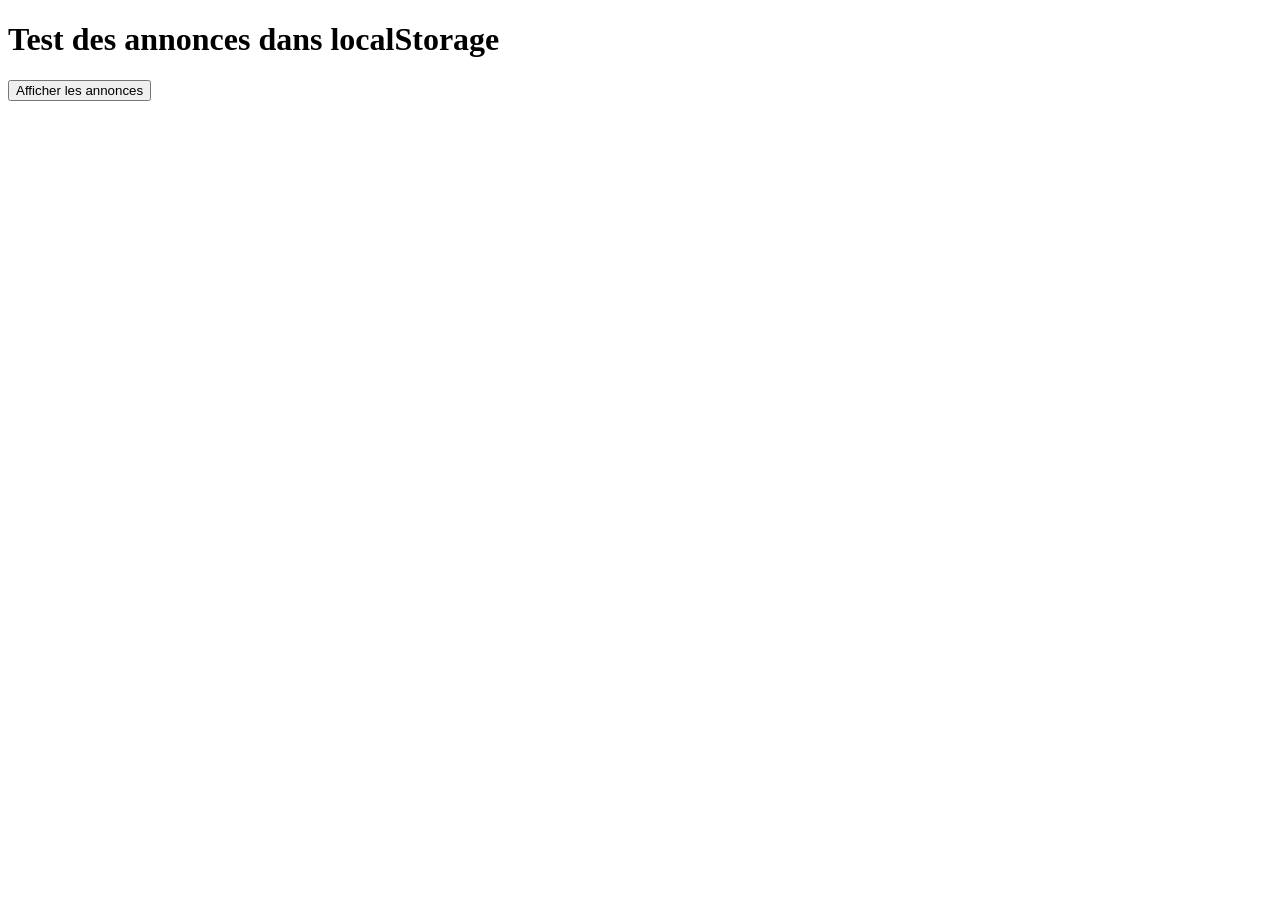
<file: test-annonces.html>
<!DOCTYPE html>
<html>
<head>
    <title>Test Annonces</title>
</head>
<body>
    <h1>Test des annonces dans localStorage</h1>
    <button onclick="afficherAnnonces()">Afficher les annonces</button>
    <div id="result"></div>
    <script>
        function afficherAnnonces() {
            const annonces = JSON.parse(localStorage.getItem('annonces_locales') || '[]');
            const result = document.getElementById('result');
            result.innerHTML = '<h2>Nombre d\'annonces: ' + annonces.length + '</h2>';
            result.innerHTML += '<pre>' + JSON.stringify(annonces, null, 2) + '</pre>';
        }
    </script>
</body>
</html>
</file>
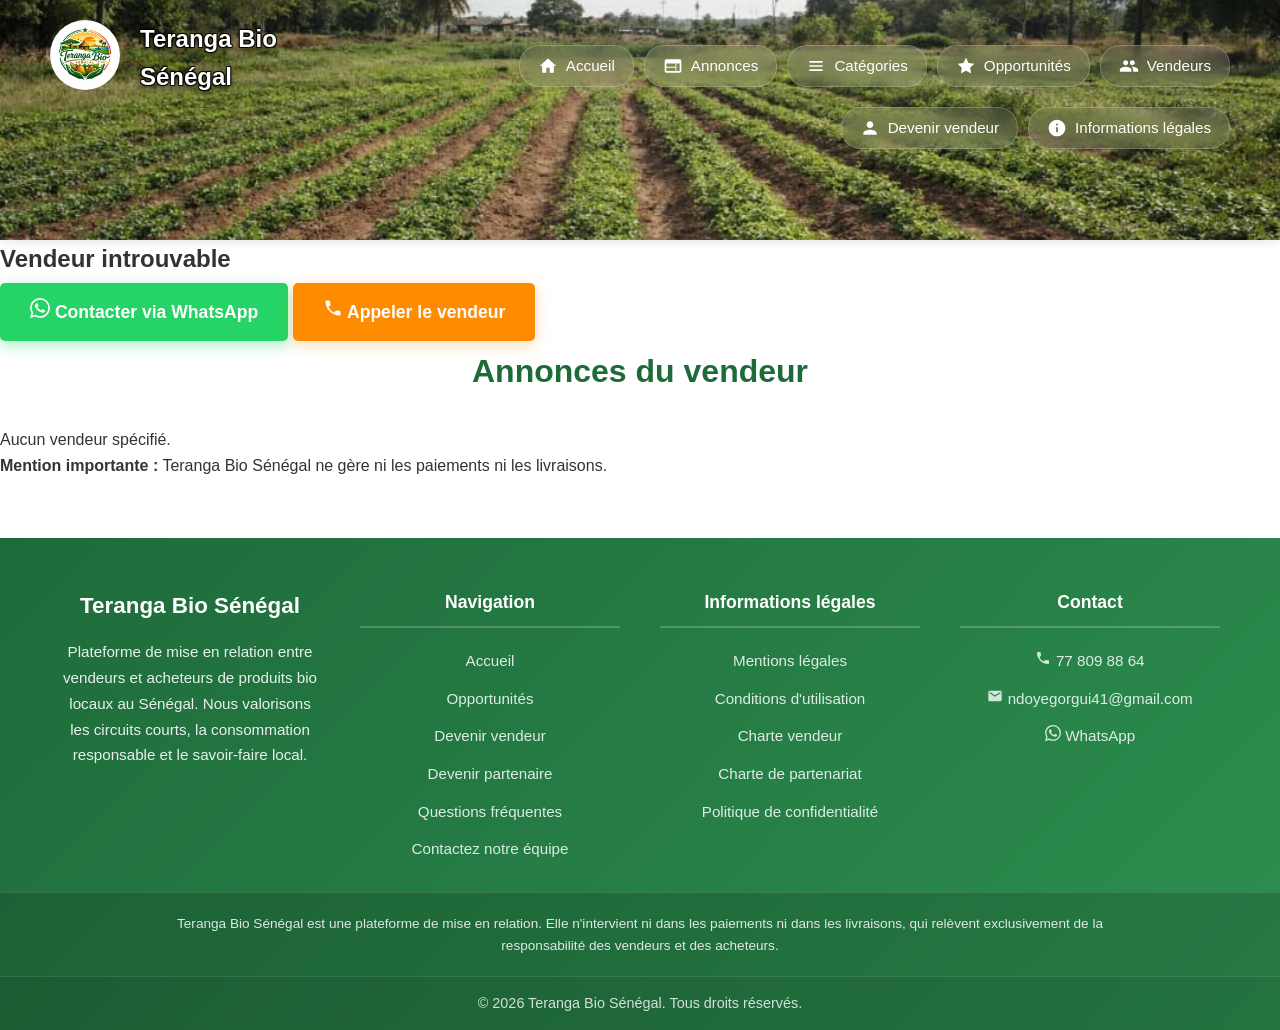
<file: vendeur-profil.html>
<!DOCTYPE html>
<html lang="fr">
<head>
    <meta charset="UTF-8">
    <meta name="viewport" content="width=device-width, initial-scale=1.0">
    <title>Profil Vendeur - Teranga Bio Sénégal</title>
    <link rel="stylesheet" href="styles.css?v=2">
</head>
<body class="page-vendeur-profil">
    <button id="mobile-back-button" class="mobile-back-button" aria-label="Retour">
        <svg width="24" height="24" viewBox="0 0 24 24" fill="currentColor">
            <path d="M20 11H7.83l5.59-5.59L12 4l-8 8 8 8 1.41-1.41L7.83 13H20v-2z"/>
        </svg>
    </button>
    <header>
        <img src="images/logo1.jpeg" alt="Logo Teranga Bio" class="logo-header">
        <div class="header-content">
            <h1>Teranga Bio Sénégal</h1>
            <nav class="main-nav" id="main-nav">
                <a href="index.html" class="nav-link">
                    <svg width="20" height="20" viewBox="0 0 24 24" fill="currentColor">
                        <path d="M10 20v-6h4v6h5v-8h3L12 3 2 12h3v8z"/>
                    </svg>
                    <span>Accueil</span>
                </a>
                <a href="annonces.html" class="nav-link">
                    <svg width="20" height="20" viewBox="0 0 24 24" fill="currentColor">
                        <path d="M20 4H4c-1.1 0-1.99.9-1.99 2L2 18c0 1.1.9 2 2 2h16c1.1 0 2-.9 2-2V6c0-1.1-.9-2-2-2zm-5 14H4v-4h11v4zm0-5H4V9h11v4zm5 5h-4V9h4v9z"/>
                    </svg>
                    <span>Annonces</span>
                </a>
                <a href="categories.html" class="nav-link">
                    <svg width="20" height="20" viewBox="0 0 24 24" fill="currentColor">
                        <path d="M4 6h16v2H4zm0 5h16v2H4zm0 5h16v2H4z"/>
                    </svg>
                    <span>Catégories</span>
                </a>
                <a href="opportunite.html" class="nav-link">
                    <svg width="20" height="20" viewBox="0 0 24 24" fill="currentColor">
                        <path d="M12 2l3.09 6.26L22 9.27l-5 4.87 1.18 6.88L12 17.77l-6.18 3.25L7 14.14 2 9.27l6.91-1.01L12 2z"/>
                    </svg>
                    <span>Opportunités</span>
                </a>
                <a href="vendeurs.html" class="nav-link">
                    <svg width="20" height="20" viewBox="0 0 24 24" fill="currentColor">
                        <path d="M16 11c1.66 0 2.99-1.34 2.99-3S17.66 5 16 5c-1.66 0-3 1.34-3 3s1.34 3 3 3zm-8 0c1.66 0 2.99-1.34 2.99-3S9.66 5 8 5C6.34 5 5 6.34 5 8s1.34 3 3 3zm0 2c-2.33 0-7 1.17-7 3.5V19h14v-2.5c0-2.33-4.67-3.5-7-3.5zm8 0c-.29 0-.62.02-.97.05 1.16.84 1.97 1.97 1.97 3.45V19h6v-2.5c0-2.33-4.67-3.5-7-3.5z"/>
                    </svg>
                    <span>Vendeurs</span>
                </a>
                <a href="vendeur.html" class="nav-link">
                    <svg width="20" height="20" viewBox="0 0 24 24" fill="currentColor">
                        <path d="M12 12c2.21 0 4-1.79 4-4s-1.79-4-4-4-4 1.79-4 4 1.79 4 4 4zm0 2c-2.67 0-8 1.34-8 4v2h16v-2c0-2.66-5.33-4-8-4z"/>
                    </svg>
                    <span>Devenir vendeur</span>
                </a>
                <a href="informations-legales.html" class="nav-link">
                    <svg width="20" height="20" viewBox="0 0 24 24" fill="currentColor">
                        <path d="M12 2C6.48 2 2 6.48 2 12s4.48 10 10 10 10-4.48 10-10S17.52 2 12 2zm1 15h-2v-6h2v6zm0-8h-2V7h2v2z"/>
                    </svg>
                    <span>Informations légales</span>
                </a>
            </nav>
            <button class="nav-toggle" id="nav-toggle" aria-label="Toggle navigation">
                <span></span>
                <span></span>
                <span></span>
            </button>
        </div>
    </header>
    <main class="vendeur-profil-main">
        <!-- En-tête du profil -->
        <section class="vendeur-profil-header">
            <div class="vendeur-profil-info">
                <h1 id="vendeur-profil-nom">Chargement...</h1>
                <p id="vendeur-profil-zone" class="vendeur-profil-zone"></p>
                <p id="vendeur-profil-description" class="vendeur-profil-description"></p>
            </div>
        </section>
        
        <!-- Boutons de contact -->
        <section class="vendeur-profil-contact">
            <a id="btn-whatsapp" href="#" class="btn btn-whatsapp" target="_blank" rel="noopener noreferrer">
                <svg width="20" height="20" viewBox="0 0 24 24" fill="currentColor">
                    <path d="M17.472 14.382c-.297-.149-1.758-.867-2.03-.967-.273-.099-.471-.148-.67.15-.197.297-.767.966-.94 1.164-.173.199-.347.223-.644.075-.297-.15-1.255-.463-2.39-1.475-.883-.788-1.48-1.761-1.653-2.059-.173-.297-.018-.458.13-.606.134-.133.298-.347.446-.52.149-.174.198-.298.298-.497.099-.198.05-.371-.025-.52-.075-.149-.669-1.612-.916-2.207-.242-.579-.487-.5-.669-.51-.173-.008-.371-.01-.57-.01-.198 0-.52.074-.792.372-.272.297-1.04 1.016-1.04 2.479 0 1.462 1.065 2.875 1.213 3.074.149.198 2.096 3.2 5.077 4.487.709.306 1.262.489 1.694.625.712.227 1.36.195 1.871.118.571-.085 1.758-.719 2.006-1.413.248-.694.248-1.289.173-1.413-.074-.124-.272-.198-.57-.347m-5.421 7.403h-.004a9.87 9.87 0 01-5.031-1.378l-.361-.214-3.741.982.998-3.648-.235-.374a9.86 9.86 0 01-1.51-5.26c.001-5.45 4.436-9.884 9.888-9.884 2.64 0 5.122 1.03 6.988 2.898a9.825 9.825 0 012.893 6.994c-.003 5.45-4.437 9.884-9.885 9.884m8.413-18.297A11.815 11.815 0 0012.05 0C5.495 0 .16 5.335.157 11.892c0 2.096.547 4.142 1.588 5.945L.057 24l6.305-1.654a11.882 11.882 0 005.683 1.448h.005c6.554 0 11.89-5.335 11.893-11.893a11.821 11.821 0 00-3.48-8.413Z"/>
                </svg>
                Contacter via WhatsApp
            </a>
            <a id="btn-telephone" href="#" class="btn btn-telephone">
                <svg width="20" height="20" viewBox="0 0 24 24" fill="currentColor">
                    <path d="M6.62 10.79c1.44 2.83 3.76 5.14 6.59 6.59l2.2-2.2c.27-.27.67-.36 1.02-.24 1.12.37 2.33.57 3.57.57.55 0 1 .45 1 1V20c0 .55-.45 1-1 1-9.39 0-17-7.61-17-17 0-.55.45-1 1-1h3.5c.55 0 1 .45 1 1 0 1.25.2 2.45.57 3.57.11.35.03.74-.25 1.02l-2.2 2.2z"/>
                </svg>
                Appeler le vendeur
            </a>
        </section>
        
        <!-- Liste des annonces -->
        <section class="vendeur-profil-annonces">
            <h2>Annonces du vendeur</h2>
            <div id="annonces-vendeur-container" class="annonces-vendeur-container">
                <p class="chargement-annonces">Chargement des annonces...</p>
            </div>
        </section>
        
        <!-- Mention légale -->
        <section class="vendeur-profil-mention">
            <p><strong>Mention importante :</strong> Teranga Bio Sénégal ne gère ni les paiements ni les livraisons.</p>
        </section>
    </main>
    <!-- Footer chargé dynamiquement -->
    <div id="footer-placeholder"></div>
    <script src="script.js?v=2"></script>
    <script src="vendeur-profil.js"></script>
    <script>
        // S'assurer que la navigation est initialisée après le chargement de script.js
        function initNav() {
            if (typeof initialiserNavigation === 'function') {
                initialiserNavigation();
            } else {
                setTimeout(initNav, 50);
            }
        }
        
        if (document.readyState === 'loading') {
            document.addEventListener('DOMContentLoaded', function() {
                setTimeout(initNav, 100);
            });
        } else {
            setTimeout(initNav, 100);
        }
    </script>
</body>
</html>
</file>
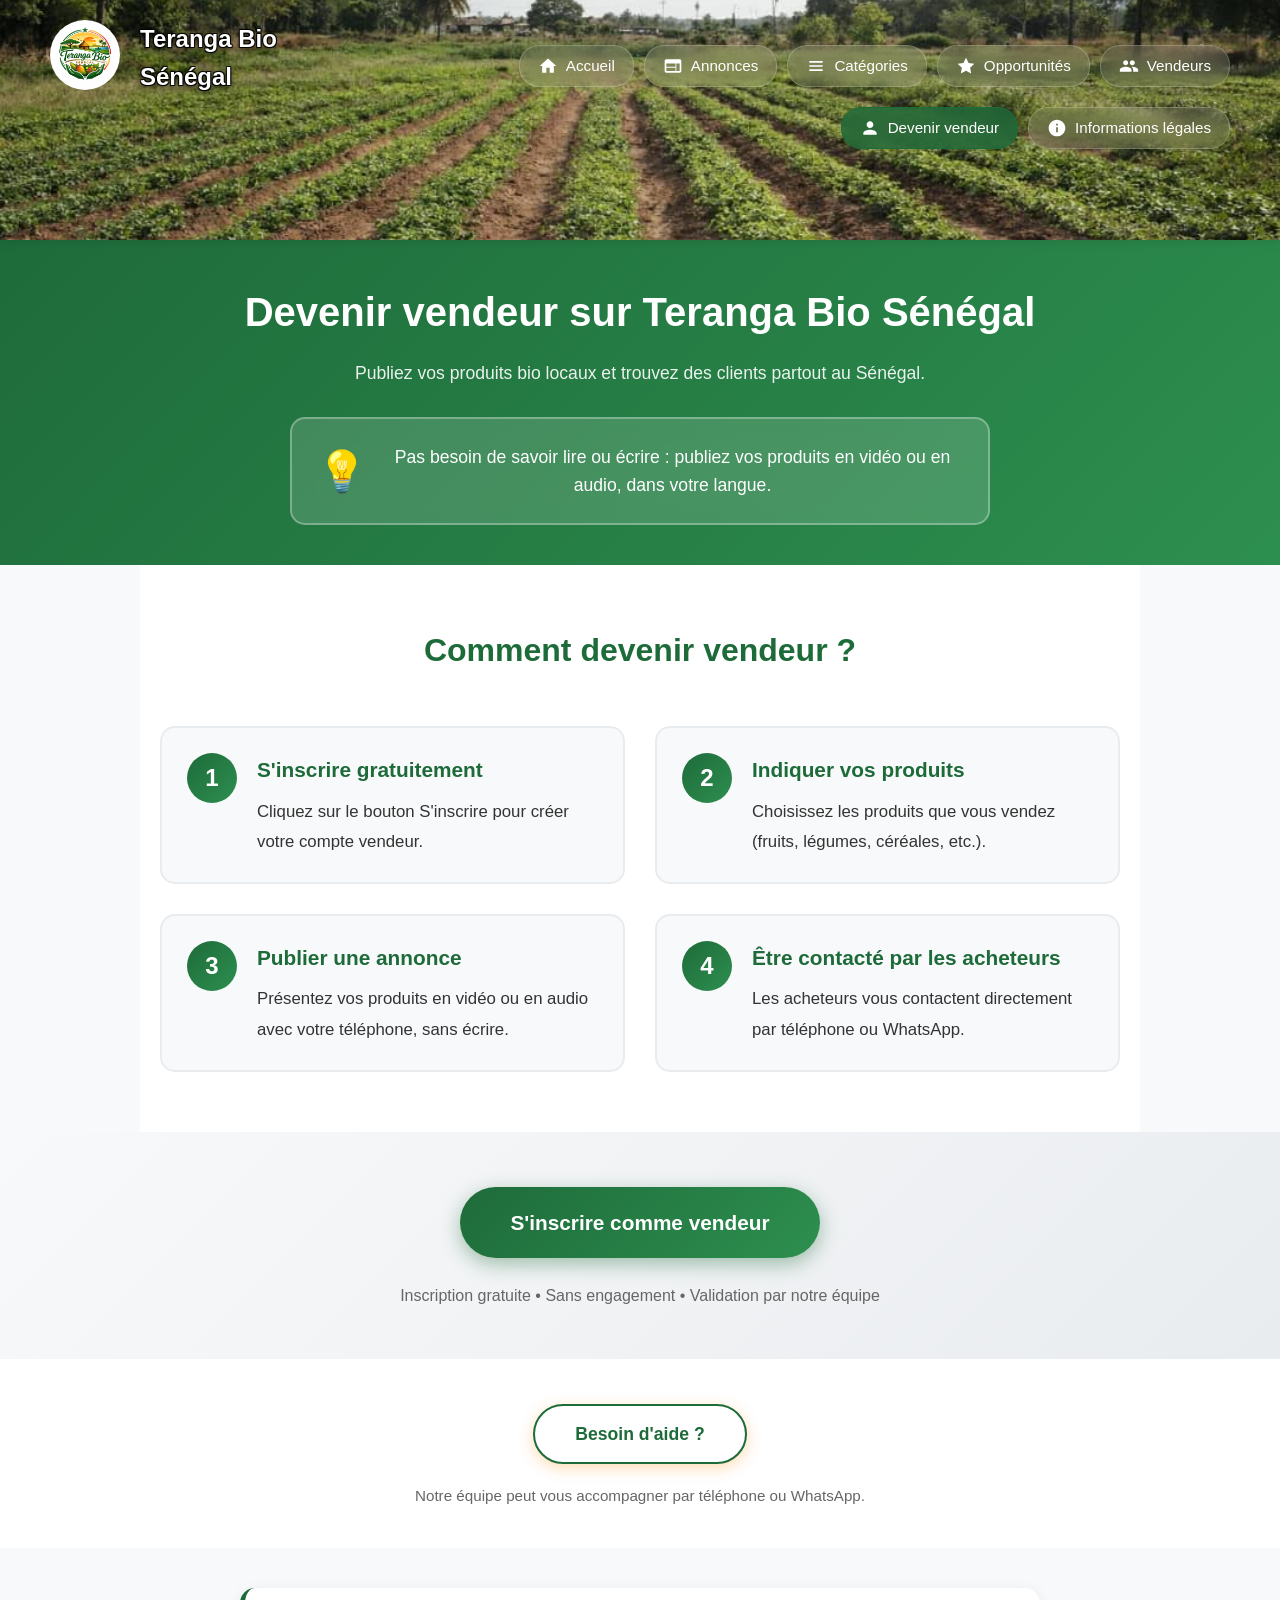
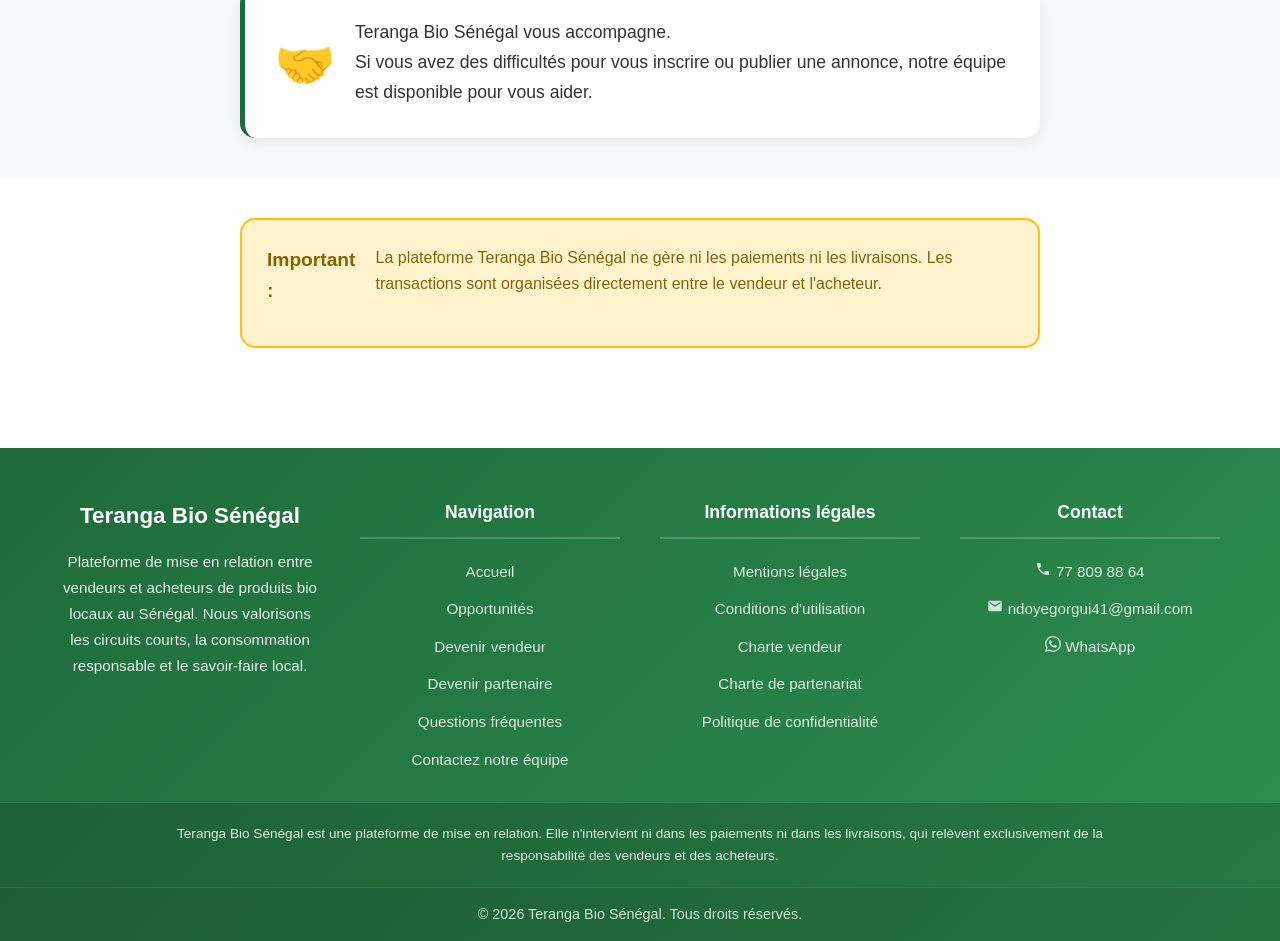
<file: vendeur.html>
<!DOCTYPE html>
<html lang="fr">
<head>
    <meta charset="UTF-8">
    <meta name="viewport" content="width=device-width, initial-scale=1.0">
    <title>Devenir Vendeur - Teranga Bio Sénégal</title>
    <link rel="stylesheet" href="styles.css?v=29">
</head>
<body class="page-vendeur">
    <button id="mobile-back-button" class="mobile-back-button" aria-label="Retour">
        <svg width="24" height="24" viewBox="0 0 24 24" fill="currentColor">
            <path d="M20 11H7.83l5.59-5.59L12 4l-8 8 8 8 1.41-1.41L7.83 13H20v-2z"/>
        </svg>
    </button>
    <header>
        <img src="images/logo1.jpeg" alt="Logo Teranga Bio" class="logo-header">
        <div class="header-content">
            <h1>Teranga Bio Sénégal</h1>
            <nav class="main-nav" id="main-nav">
                <a href="index.html" class="nav-link">
                    <svg width="20" height="20" viewBox="0 0 24 24" fill="currentColor">
                        <path d="M10 20v-6h4v6h5v-8h3L12 3 2 12h3v8z"/>
                    </svg>
                    <span>Accueil</span>
                </a>
                <a href="annonces.html" class="nav-link">
                    <svg width="20" height="20" viewBox="0 0 24 24" fill="currentColor">
                        <path d="M20 4H4c-1.1 0-1.99.9-1.99 2L2 18c0 1.1.9 2 2 2h16c1.1 0 2-.9 2-2V6c0-1.1-.9-2-2-2zm-5 14H4v-4h11v4zm0-5H4V9h11v4zm5 5h-4V9h4v9z"/>
                    </svg>
                    <span>Annonces</span>
                </a>
                <a href="categories.html" class="nav-link">
                    <svg width="20" height="20" viewBox="0 0 24 24" fill="currentColor">
                        <path d="M4 6h16v2H4zm0 5h16v2H4zm0 5h16v2H4z"/>
                    </svg>
                    <span>Catégories</span>
                </a>
                <a href="opportunite.html" class="nav-link">
                    <svg width="20" height="20" viewBox="0 0 24 24" fill="currentColor">
                        <path d="M12 2l3.09 6.26L22 9.27l-5 4.87 1.18 6.88L12 17.77l-6.18 3.25L7 14.14 2 9.27l6.91-1.01L12 2z"/>
                    </svg>
                    <span>Opportunités</span>
                </a>
                <a href="vendeurs.html" class="nav-link">
                    <svg width="20" height="20" viewBox="0 0 24 24" fill="currentColor">
                        <path d="M16 11c1.66 0 2.99-1.34 2.99-3S17.66 5 16 5c-1.66 0-3 1.34-3 3s1.34 3 3 3zm-8 0c1.66 0 2.99-1.34 2.99-3S9.66 5 8 5C6.34 5 5 6.34 5 8s1.34 3 3 3zm0 2c-2.33 0-7 1.17-7 3.5V19h14v-2.5c0-2.33-4.67-3.5-7-3.5zm8 0c-.29 0-.62.02-.97.05 1.16.84 1.97 1.97 1.97 3.45V19h6v-2.5c0-2.33-4.67-3.5-7-3.5z"/>
                    </svg>
                    <span>Vendeurs</span>
                </a>
                <a href="vendeur.html" class="nav-link active">
                    <svg width="20" height="20" viewBox="0 0 24 24" fill="currentColor">
                        <path d="M12 12c2.21 0 4-1.79 4-4s-1.79-4-4-4-4 1.79-4 4 1.79 4 4 4zm0 2c-2.67 0-8 1.34-8 4v2h16v-2c0-2.66-5.33-4-8-4z"/>
                    </svg>
                    <span>Devenir vendeur</span>
                </a>
                <a href="informations-legales.html" class="nav-link">
                    <svg width="20" height="20" viewBox="0 0 24 24" fill="currentColor">
                        <path d="M12 2C6.48 2 2 6.48 2 12s4.48 10 10 10 10-4.48 10-10S17.52 2 12 2zm1 15h-2v-6h2v6zm0-8h-2V7h2v2z"/>
                    </svg>
                    <span>Informations légales</span>
                </a>
            </nav>
            <button class="nav-toggle" id="nav-toggle" aria-label="Toggle navigation">
                <span></span>
                <span></span>
                <span></span>
            </button>
        </div>
    </header>
    <main class="vendeur-main">
        <!-- HERO / EN-TÊTE -->
        <section class="vendeur-header">
            <h1>Devenir vendeur sur Teranga Bio Sénégal</h1>
            <p class="vendeur-subtitle">Publiez vos produits bio locaux et trouvez des clients partout au Sénégal.</p>
            
            <!-- Message clé de sensibilisation -->
            <div class="vendeur-key-message">
                <span class="key-message-icon">💡</span>
                <p class="key-message-text">Pas besoin de savoir lire ou écrire : publiez vos produits en vidéo ou en audio, dans votre langue.</p>
            </div>
        </section>
        
        <!-- SECTION : Comment devenir vendeur ? -->
        <section class="vendeur-etapes">
            <h2 class="etapes-title">Comment devenir vendeur ?</h2>
            
            <div class="etapes-container">
                <!-- Étape 1 -->
                <div class="etape-item">
                    <div class="etape-number">1</div>
                    <div class="etape-content">
                        <h3 class="etape-title">S'inscrire gratuitement</h3>
                        <p class="etape-text">Cliquez sur le bouton S'inscrire pour créer votre compte vendeur.</p>
                    </div>
                </div>
                
                <!-- Étape 2 -->
                <div class="etape-item">
                    <div class="etape-number">2</div>
                    <div class="etape-content">
                        <h3 class="etape-title">Indiquer vos produits</h3>
                        <p class="etape-text">Choisissez les produits que vous vendez (fruits, légumes, céréales, etc.).</p>
                    </div>
                </div>
                
                <!-- Étape 3 -->
                <div class="etape-item">
                    <div class="etape-number">3</div>
                    <div class="etape-content">
                        <h3 class="etape-title">Publier une annonce</h3>
                        <p class="etape-text">Présentez vos produits en vidéo ou en audio avec votre téléphone, sans écrire.</p>
                    </div>
                </div>
                
                <!-- Étape 4 -->
                <div class="etape-item">
                    <div class="etape-number">4</div>
                    <div class="etape-content">
                        <h3 class="etape-title">Être contacté par les acheteurs</h3>
                        <p class="etape-text">Les acheteurs vous contactent directement par téléphone ou WhatsApp.</p>
                    </div>
                </div>
            </div>
        </section>
        
        <!-- CTA PRINCIPAL -->
        <section class="vendeur-cta-principal">
            <div class="bouton-formulaire-wrapper">
                <button type="button" class="btn btn-vendeur-inscription" id="btn-inscrire-vendeur">
                    S'inscrire comme vendeur
                </button>
                <p class="cta-reassurance">Inscription gratuite • Sans engagement • Validation par notre équipe</p>
                
                <!-- FORMULAIRE D'INSCRIPTION -->
                <div id="form-overlay" class="form-overlay" style="display: none;" onclick="fermerFormVendeur()"></div>
                <div id="inscription-vendeur" class="form-vendeur-inline" style="display: none;">
                    <button type="button" class="close-form-btn" onclick="fermerFormVendeur()">
                        <svg width="24" height="24" viewBox="0 0 24 24" fill="currentColor">
                            <path d="M19 6.41L17.59 5 12 10.59 6.41 5 5 6.41 10.59 12 5 17.59 6.41 19 12 13.41 17.59 19 19 17.59 13.41 12z"/>
                        </svg>
                    </button>
                    <h3>Devenir Vendeur</h3>
                    <p class="form-intro">Vous vendez des produits bio locaux ? Inscrivez-vous pour apparaître sur notre plateforme.</p>
                    <form id="form-inscription" class="vendeur-form" novalidate>
                        <!-- 0. Charte Vendeur -->
                        <fieldset class="form-fieldset conditions-fieldset">
                            <legend>Charte Vendeur</legend>
                            
                            <div class="conditions-container">
                                <div class="conditions-content">
                                    <h4>Charte Vendeur - Teranga Bio Sénégal</h4>
                                    
                                    <h5>Préambule</h5>
                                    <p>La plateforme Teranga Bio Sénégal est un service de mise en relation entre vendeurs de produits bio locaux et acheteurs.</p>
                                    <p>En s'inscrivant sur la plateforme, le vendeur reconnait avoir pris connaissance de la présente charte et s'engage à la respecter intégralement.</p>
                                    
                                    <h5>1. Condition d'adhésion</h5>
                                    <p>Peut s'inscrire comme vendeur toute personne ou structure qui :</p>
                                    <ul>
                                        <li>Produit ou commercialise des produits bio ou naturels ;</li>
                                        <li>Exerce une activité légale au Sénégal ;</li>
                                        <li>Fournit des informations exactes et vérifiables.</li>
                                    </ul>
                                    <p>L'inscription est gratuite mais soumise à validation par l'administrateur de la plateforme.</p>
                                    
                                    <h5>2. Engagement du vendeur</h5>
                                    <p>En rejoignant Teranga Bio Sénégal, le vendeur s'engage à :</p>
                                    <p><strong>Qualité et authenticité</strong></p>
                                    <ul>
                                        <li>Proposer uniquement des produits bio, naturels ou issus de pratiques respectueuses ;</li>
                                        <li>Ne pas tromper les acheteurs sur l'origine, la qualité ou la nature des produits.</li>
                                    </ul>
                                    <p><strong>Exactitude des informations</strong></p>
                                    <ul>
                                        <li>Fournir des informations sincères (nom, contact, zone, produit, disponibilité) ;</li>
                                        <li>Mettre à jour ses informations en cas de changement.</li>
                                    </ul>
                                    <p><strong>Relation avec les acheteurs</strong></p>
                                    <ul>
                                        <li>Répondre avec courtoisie et professionnalisme ;</li>
                                        <li>Respecter les engagements pris avec les acheteurs ;</li>
                                        <li>Éviter toute pratique abusive ou frauduleuse.</li>
                                    </ul>
                                    
                                    <h5>3. Paiement et livraison</h5>
                                    <p>Le vendeur reconnait expressément que :</p>
                                    <ul>
                                        <li>Teranga Bio Sénégal ne gère ni les paiements ni les livraisons ;</li>
                                        <li>Toute transaction se fait directement entre le vendeur et l'acheteur ;</li>
                                        <li>Le vendeur est seul responsable des prix fixés, des modalités de paiement, des délais et conditions de livraison.</li>
                                    </ul>
                                    
                                    <h5>4. Utilisation de la plateforme</h5>
                                    <p>Le vendeur s'engage à :</p>
                                    <ul>
                                        <li>Utiliser la plateforme uniquement à des fins professionnelles ;</li>
                                        <li>Ne pas publier de contenus illégaux, trompeurs ou offensants ;</li>
                                        <li>Ne pas détourner la plateforme à des fins non autorisées.</li>
                                    </ul>
                                    <p>Toute utilisation abusive peut entraîner :</p>
                                    <ul>
                                        <li>La suspension temporaire du compte ;</li>
                                        <li>Ou la suspension définitive sans préavis.</li>
                                    </ul>
                                    
                                    <h5>5. Responsabilité</h5>
                                    <p>Le vendeur reconnaît que :</p>
                                    <ul>
                                        <li>La plateforme agit uniquement comme facilitateur de mise en relation ;</li>
                                        <li>Teranga Bio Sénégal ne peut être tenu responsable des litiges financiers, des pertes financières et de la qualité finale des produits.</li>
                                    </ul>
                                    
                                    <h5>6. Publicité et visibilité</h5>
                                    <p>Le vendeur accepte que :</p>
                                    <ul>
                                        <li>Ses informations puissent être affichées publiquement sur la plateforme ;</li>
                                        <li>Des offres de mise en avant ou de publicité puissent lui être proposées ultérieurement.</li>
                                    </ul>
                                    
                                    <h5>7. Modification de la charte</h5>
                                    <p>Teranga Bio Sénégal se réserve le droit de modifier la présente charte. Les vendeurs seront informés en cas de mise à jour importante.</p>
                                    
                                    <h5>8. Acceptation</h5>
                                    <p>En cochant la case « J'ai lu et j'accepte la charte vendeur », le vendeur reconnaît avoir pris connaissance de l'ensemble des conditions ci-dessus et s'engage à les respecter.</p>
                                </div>
                            </div>
                            
                            <div class="form-group checkbox-group">
                                <label class="checkbox-label required-checkbox">
                                    <input type="checkbox" id="accepte-charte" name="accepte-charte" required>
                                    <span>J'ai lu et j'accepte la charte vendeur <span class="required">*</span></span>
                                </label>
                                <span class="error-message">Vous devez accepter la charte pour continuer</span>
                            </div>
                        </fieldset>
                        
                        <!-- 1. Informations personnelles -->
                        <fieldset class="form-fieldset" disabled>
                            <legend>Informations personnelles</legend>
                            
                            <div class="form-group">
                                <label for="nom-vendeur">Nom du vendeur <span class="required">*</span></label>
                                <input type="text" id="nom-vendeur" name="nom-vendeur" required>
                                <span class="error-message">Veuillez entrer un nom</span>
                            </div>
                            
                            <div class="form-group">
                                <label for="description-vendeur">Description <span class="required">*</span></label>
                                <textarea id="description-vendeur" name="description-vendeur" rows="4" required></textarea>
                                <span class="error-message">Veuillez entrer une description</span>
                            </div>
                            
                            <div class="form-group">
                                <label for="zone-vendeur">Zone de production <span class="required">*</span></label>
                                <input type="text" id="zone-vendeur" name="zone-vendeur" placeholder="Ex: Région de Dakar" required>
                                <span class="error-message">Veuillez entrer une zone</span>
                            </div>
                        </fieldset>
                        
                        <!-- 2. Coordonnées -->
                        <fieldset class="form-fieldset" disabled>
                            <legend>Coordonnées</legend>
                            
                            <div class="form-group">
                                <label for="telephone-vendeur">Téléphone <span class="required">*</span></label>
                                <input type="text" id="telephone-vendeur" name="telephone-vendeur" placeholder="Ex: 77 123 45 67" pattern="[0-9]{2} [0-9]{3} [0-9]{2} [0-9]{2}" required>
                                <span class="error-message">Veuillez entrer un numéro de téléphone</span>
                            </div>
                            
                            <div class="form-group">
                                <label for="whatsapp-vendeur">Numéro WhatsApp <span class="required">*</span></label>
                                <input type="text" id="whatsapp-vendeur" name="whatsapp-vendeur" placeholder="Ex: 77 123 45 67" pattern="[0-9]{2} [0-9]{3} [0-9]{2} [0-9]{2}" required>
                                <span class="error-message">Veuillez entrer un numéro WhatsApp</span>
                            </div>
                            
                            <div class="form-group">
                                <label for="disponibilite-vendeur">Disponibilité <span class="required">*</span></label>
                                <input type="text" id="disponibilite-vendeur" name="disponibilite-vendeur" placeholder="Ex: Ouvert de 8h à 18h" required>
                                <span class="error-message">Veuillez indiquer vos disponibilités</span>
                            </div>
                        </fieldset>
                        
                        <!-- 3. Accès -->
                        <fieldset class="form-fieldset" disabled>
                            <legend>Accès vendeur</legend>
                            
                            <div class="form-group">
                                <label for="password-vendeur">Mot de passe (pour accès vendeur) <span class="required">*</span></label>
                                <input type="password" id="password-vendeur" name="password-vendeur" required>
                                <span class="error-message">Veuillez choisir un mot de passe</span>
                            </div>
                        </fieldset>
                        
                        <div class="form-actions">
                            <button type="submit" class="btn-vendeur">
                                <span>S'inscrire</span>
                                <svg width="18" height="18" viewBox="0 0 24 24" fill="currentColor">
                                    <path d="M12 4l-1.41 1.41L16.17 11H4v2h12.17l-5.58 5.59L12 20l8-8z"/>
                                </svg>
                            </button>
                        </div>
                    </form>

                    <!-- Message de confirmation -->
                    <div id="confirmation-vendeur" class="confirmation-message" style="display: none;">
                        <div class="confirmation-icon">
                            <svg width="50" height="50" viewBox="0 0 24 24" fill="currentColor">
                                <path d="M12 2C6.48 2 2 6.48 2 12s4.48 10 10 10 10-4.48 10-10S17.52 2 12 2zm-2 15l-5-5 1.41-1.41L10 14.17l7.59-7.59L19 8l-9 9z"/>
                            </svg>
                        </div>
                        <h4>Demande d'inscription envoyée !</h4>
                        <p>Votre demande a été enregistrée. Notre équipe va valider votre compte sous peu.</p>
                        <button type="button" class="btn-secondary" onclick="resetFormVendeur()">Nouvelle inscription</button>
                    </div>
                </div>
            </div>
        </section>
        
        <!-- CTA SECONDAIRE -->
        <section class="vendeur-cta-secondaire">
            <button type="button" class="btn btn-vendeur-aide" id="btn-besoin-aide">
                Besoin d'aide ?
            </button>
            <p class="cta-aide-text">Notre équipe peut vous accompagner par téléphone ou WhatsApp.</p>
        </section>
        
        <!-- BLOC DE RASSURANCE -->
        <section class="vendeur-rassurance">
            <div class="rassurance-content">
                <span class="rassurance-icon">🤝</span>
                <p class="rassurance-text">Teranga Bio Sénégal vous accompagne.<br>Si vous avez des difficultés pour vous inscrire ou publier une annonce, notre équipe est disponible pour vous aider.</p>
            </div>
        </section>
        
        <!-- MENTION IMPORTANTE -->
        <section class="vendeur-mention">
            <div class="mention-content">
                <h3 class="mention-title">Important :</h3>
                <p class="mention-text">La plateforme Teranga Bio Sénégal ne gère ni les paiements ni les livraisons. Les transactions sont organisées directement entre le vendeur et l'acheteur.</p>
            </div>
        </section>
    </main>
    <!-- Footer chargé dynamiquement -->
    <div id="footer-placeholder"></div>
    <script src="script.js?v=23"></script>
    <script>
        // S'assurer que la navigation est initialisée après le chargement de script.js
        function initNav() {
            if (typeof initialiserNavigation === 'function') {
                initialiserNavigation();
            } else {
                // Réessayer après un court délai si la fonction n'est pas encore disponible
                setTimeout(initNav, 50);
            }
        }
        
        if (document.readyState === 'loading') {
            document.addEventListener('DOMContentLoaded', function() {
                setTimeout(initNav, 100);
            });
        } else {
            setTimeout(initNav, 100);
        }
        
        // Fonction pour ouvrir/fermer le formulaire d'inscription
        function toggleFormulaire() {
            const formulaire = document.getElementById('inscription-vendeur');
            if (!formulaire) {
                console.error('Formulaire non trouvé');
                return;
            }
            
            if (formulaire.style.display === 'none' || formulaire.style.display === '') {
                formulaire.style.display = 'block';
                formulaire.classList.add('visible');
                
                // Afficher l'overlay
                const overlay = document.getElementById('form-overlay');
                if (overlay) {
                    overlay.style.display = 'block';
                    overlay.classList.add('visible');
                }
                
                // Initialiser le formulaire
                initFormVendeur();
            } else {
                formulaire.style.display = 'none';
                formulaire.classList.remove('visible');
                
                // Masquer l'overlay
                const overlay = document.getElementById('form-overlay');
                if (overlay) {
                    overlay.style.display = 'none';
                    overlay.classList.remove('visible');
                }
            }
        }
        
        function fermerFormVendeur() {
            const container = document.getElementById('inscription-vendeur');
            const overlay = document.getElementById('form-overlay');
            if (container) {
                container.style.display = 'none';
                container.classList.remove('visible');
            }
            if (overlay) {
                overlay.style.display = 'none';
                overlay.classList.remove('visible');
            }
        }
        
        function initFormVendeur() {
            const form = document.getElementById('form-inscription');
            if (!form) return;
            
            // Gestion de l'activation/désactivation des champs selon l'acceptation de la charte
            const acceptCharteCheckbox = document.getElementById('accepte-charte');
            
            // Fonction pour activer/désactiver tous les champs du formulaire
            function toggleFormFields(enabled) {
                // Activer/désactiver tous les fieldsets sauf celui de la charte
                const otherFieldsets = form.querySelectorAll('.form-fieldset:not(.conditions-fieldset)');
                otherFieldsets.forEach(fieldset => {
                    if (enabled) {
                        fieldset.removeAttribute('disabled');
                    } else {
                        fieldset.setAttribute('disabled', 'disabled');
                    }
                    
                    // Activer/désactiver chaque champ individuellement
                    const fieldsInFieldset = fieldset.querySelectorAll('input:not(#accepte-charte), select, textarea, button[type="submit"]');
                    fieldsInFieldset.forEach(field => {
                        field.disabled = !enabled;
                    });
                });
            }
            
            // Désactiver tous les champs au chargement
            toggleFormFields(false);
            
            // Activer/désactiver selon l'état de la checkbox
            if (acceptCharteCheckbox) {
                acceptCharteCheckbox.addEventListener('change', function() {
                    toggleFormFields(this.checked);
                });
                
                // Vérifier l'état initial
                toggleFormFields(acceptCharteCheckbox.checked);
            }
            
            form.addEventListener('submit', function(e) {
                e.preventDefault();
                
                // Vérifier que la charte a été acceptée
                if (!acceptCharteCheckbox || !acceptCharteCheckbox.checked) {
                    alert('Vous devez accepter la charte vendeur pour continuer.');
                    if (acceptCharteCheckbox) {
                        acceptCharteCheckbox.scrollIntoView({ behavior: 'smooth', block: 'center' });
                        acceptCharteCheckbox.focus();
                    }
                    return;
                }
                
                if (validateFormVendeur()) {
                    // Sauvegarder la demande
                    sauvegarderInscriptionVendeur();
                    
                    // Afficher confirmation
                    form.style.display = 'none';
                    document.getElementById('confirmation-vendeur').style.display = 'block';
                }
            });
            
            // Validation en temps réel
            const inputs = form.querySelectorAll('input, select, textarea');
            inputs.forEach(input => {
                input.addEventListener('blur', function() {
                    validateField(this);
                });
                input.addEventListener('input', function() {
                    if (this.closest('.form-group').classList.contains('error')) {
                        validateField(this);
                    }
                });
            });
        }
        
        function validateFormVendeur() {
            const form = document.getElementById('form-inscription');
            let isValid = true;
            
            // Champs requis
            const requiredFields = form.querySelectorAll('[required]');
            requiredFields.forEach(field => {
                if (!validateField(field)) {
                    isValid = false;
                }
            });
            
            return isValid;
        }
        
        function validateField(field) {
            const formGroup = field.closest('.form-group');
            if (!formGroup) return true;
            
            let isValid = true;
            
            if (field.hasAttribute('required')) {
                if (field.type === 'checkbox') {
                    isValid = field.checked;
                } else if (field.value.trim() === '') {
                    isValid = false;
                } else if (field.type === 'email') {
                    const emailRegex = /^[^\s@]+@[^\s@]+\.[^\s@]+$/;
                    isValid = emailRegex.test(field.value);
                } else if (field.hasAttribute('pattern')) {
                    const pattern = new RegExp(field.getAttribute('pattern'));
                    isValid = pattern.test(field.value);
                }
            }
            
            if (isValid) {
                formGroup.classList.remove('error');
            } else {
                formGroup.classList.add('error');
            }
            
            return isValid;
        }
        
        function sauvegarderInscriptionVendeur() {
            const form = document.getElementById('form-inscription');
            const formData = new FormData(form);
            
            // Format compatible avec admin.js : utiliser 'nom' au lieu de 'nomVendeur'
            const vendeur = {
                id: Date.now(),
                date: new Date().toISOString(),
                nom: formData.get('nom-vendeur'), // Format attendu par l'admin
                description: formData.get('description-vendeur'),
                zone: formData.get('zone-vendeur'),
                telephone: formData.get('telephone-vendeur'),
                whatsapp: formData.get('whatsapp-vendeur'),
                disponibilite: formData.get('disponibilite-vendeur'),
                password: formData.get('password-vendeur'), // Mot de passe pour l'accès vendeur
                statut: 'en_attente'
            };
            
            // Sauvegarder dans 'vendeurs_inscrits' pour que l'admin puisse le voir
            let vendeursInscrits = JSON.parse(localStorage.getItem('vendeurs_inscrits') || '[]');
            vendeursInscrits.push(vendeur);
            localStorage.setItem('vendeurs_inscrits', JSON.stringify(vendeursInscrits));
            
            console.log('Inscription vendeur sauvegardée:', vendeur);
        }
        
        function resetFormVendeur() {
            const form = document.getElementById('form-inscription');
            const confirmation = document.getElementById('confirmation-vendeur');
            
            form.reset();
            form.querySelectorAll('.form-group').forEach(group => group.classList.remove('error'));
            
            // Réinitialiser l'état des champs
            const acceptCharteCheckbox = document.getElementById('accepte-charte');
            if (acceptCharteCheckbox) {
                const otherFieldsets = form.querySelectorAll('.form-fieldset:not(.conditions-fieldset)');
                otherFieldsets.forEach(fieldset => {
                    fieldset.setAttribute('disabled', 'disabled');
                    const fieldsInFieldset = fieldset.querySelectorAll('input, select, textarea');
                    fieldsInFieldset.forEach(field => {
                        field.disabled = true;
                    });
                });
            }
            
            confirmation.style.display = 'none';
            form.style.display = 'block';
        }
        
        // Gérer le bouton "S'inscrire comme vendeur"
        document.addEventListener('DOMContentLoaded', function() {
            const btnInscrire = document.getElementById('btn-inscrire-vendeur');
            if (btnInscrire) {
                btnInscrire.addEventListener('click', function(e) {
                    e.preventDefault();
                    toggleFormulaire();
                });
            }
            
            // Gérer le bouton "Besoin d'aide ?"
            const btnAide = document.getElementById('btn-besoin-aide');
            if (btnAide) {
                btnAide.addEventListener('click', function() {
                    // Ouvrir WhatsApp avec un message pré-rempli
                    const message = encodeURIComponent('Bonjour, j\'ai besoin d\'aide pour m\'inscrire comme vendeur sur Teranga Bio Sénégal.');
                    const whatsappUrl = 'https://wa.me/221778098864?text=' + message;
                    window.open(whatsappUrl, '_blank');
                });
            }
        });
    </script>
</body>
</html>
</file>
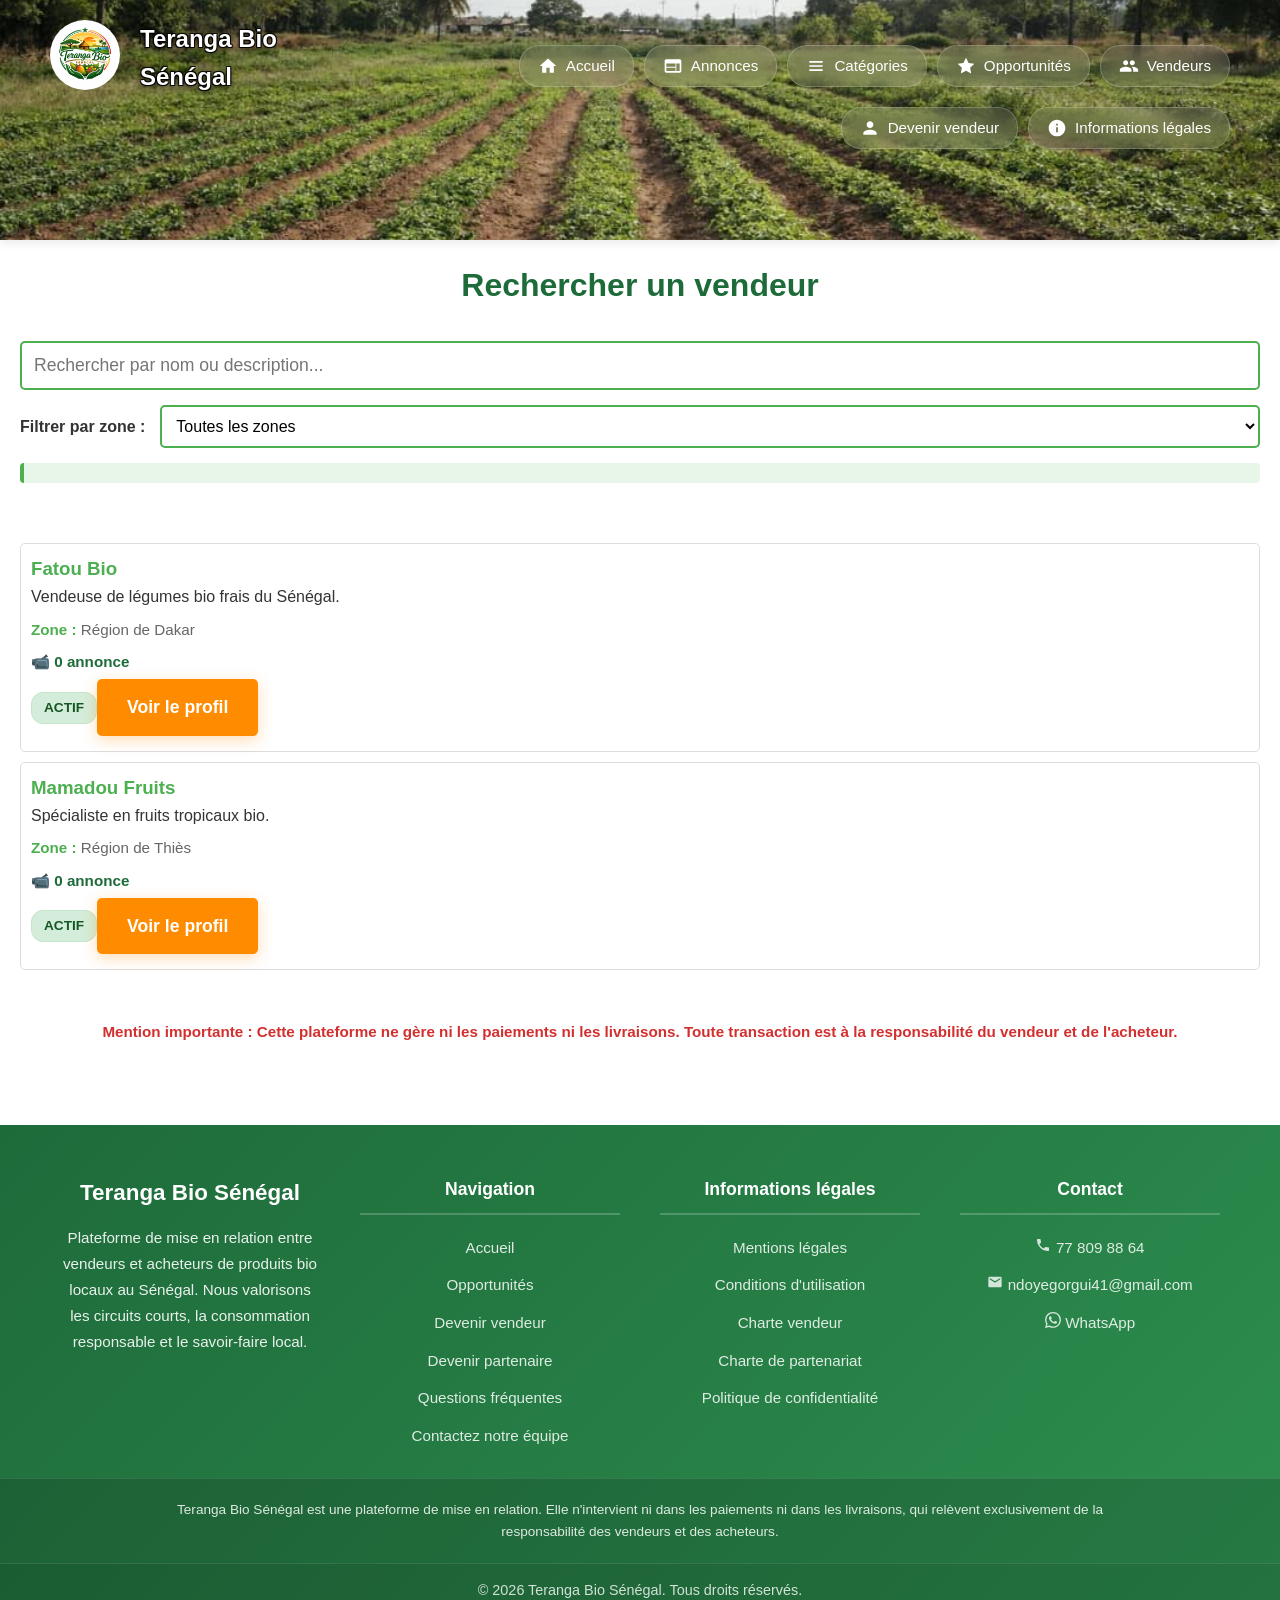
<file: vendeurs.html>
<!DOCTYPE html>
<html lang="fr">
<head>
    <meta charset="UTF-8">
    <meta name="viewport" content="width=device-width, initial-scale=1.0">
    <title> Nos Vendeurs - Teranga Bio Sénégal</title>
    <link rel="stylesheet" href="styles.css?v=2">
</head>
<body>
    <header>
        <img src="images/logo1.jpeg" alt="Logo Teranga Bio" class="logo-header">
        <div class="header-content">
            <h1>Teranga Bio Sénégal</h1>
            <nav class="main-nav" id="main-nav">
                <a href="index.html" class="nav-link">
                    <svg width="20" height="20" viewBox="0 0 24 24" fill="currentColor">
                        <path d="M10 20v-6h4v6h5v-8h3L12 3 2 12h3v8z"/>
                    </svg>
                    <span>Accueil</span>
                </a>
                <a href="annonces.html" class="nav-link">
                    <svg width="20" height="20" viewBox="0 0 24 24" fill="currentColor">
                        <path d="M20 4H4c-1.1 0-1.99.9-1.99 2L2 18c0 1.1.9 2 2 2h16c1.1 0 2-.9 2-2V6c0-1.1-.9-2-2-2zm-5 14H4v-4h11v4zm0-5H4V9h11v4zm5 5h-4V9h4v9z"/>
                    </svg>
                    <span>Annonces</span>
                </a>
                <a href="categories.html" class="nav-link">
                    <svg width="20" height="20" viewBox="0 0 24 24" fill="currentColor">
                        <path d="M4 6h16v2H4zm0 5h16v2H4zm0 5h16v2H4z"/>
                    </svg>
                    <span>Catégories</span>
                </a>
                <a href="opportunite.html" class="nav-link">
                    <svg width="20" height="20" viewBox="0 0 24 24" fill="currentColor">
                        <path d="M12 2l3.09 6.26L22 9.27l-5 4.87 1.18 6.88L12 17.77l-6.18 3.25L7 14.14 2 9.27l6.91-1.01L12 2z"/>
                    </svg>
                    <span>Opportunités</span>
                </a>
                <a href="vendeurs.html" class="nav-link active">
                    <svg width="20" height="20" viewBox="0 0 24 24" fill="currentColor">
                        <path d="M16 11c1.66 0 2.99-1.34 2.99-3S17.66 5 16 5c-1.66 0-3 1.34-3 3s1.34 3 3 3zm-8 0c1.66 0 2.99-1.34 2.99-3S9.66 5 8 5C6.34 5 5 6.34 5 8s1.34 3 3 3zm0 2c-2.33 0-7 1.17-7 3.5V19h14v-2.5c0-2.33-4.67-3.5-7-3.5zm8 0c-.29 0-.62.02-.97.05 1.16.84 1.97 1.97 1.97 3.45V19h6v-2.5c0-2.33-4.67-3.5-7-3.5z"/>
                    </svg>
                    <span>Vendeurs</span>
                </a>
                <a href="vendeur.html" class="nav-link">
                    <svg width="20" height="20" viewBox="0 0 24 24" fill="currentColor">
                        <path d="M12 12c2.21 0 4-1.79 4-4s-1.79-4-4-4-4 1.79-4 4 1.79 4 4 4zm0 2c-2.67 0-8 1.34-8 4v2h16v-2c0-2.66-5.33-4-8-4z"/>
                    </svg>
                    <span>Devenir vendeur</span>
                </a>
                <a href="informations-legales.html" class="nav-link">
                    <svg width="20" height="20" viewBox="0 0 24 24" fill="currentColor">
                        <path d="M12 2C6.48 2 2 6.48 2 12s4.48 10 10 10 10-4.48 10-10S17.52 2 12 2zm1 15h-2v-6h2v6zm0-8h-2V7h2v2z"/>
                    </svg>
                    <span>Informations légales</span>
                </a>
            </nav>
            <button class="nav-toggle" id="nav-toggle" aria-label="Toggle navigation">
                <span></span>
                <span></span>
                <span></span>
            </button>
        </div>
    </header>
    <main>
        <section id="recherche-filtres">
            <h2>Rechercher un vendeur</h2>
            <div class="recherche-container">
                <input type="text" id="recherche-vendeur" placeholder="Rechercher par nom ou description..." class="input-recherche">
            </div>
            <div class="filtres-container">
                <label for="filtre-zone">Filtrer par zone :</label>
                <select id="filtre-zone" class="select-filtre">
                    <option value="">Toutes les zones</option>
                </select>
            </div>
            <div id="compteur-resultats" class="compteur-resultats"></div>
        </section>
        <section id="liste-vendeurs">
            <!-- Liste générée par JS -->
        </section>
        <section id="mentions">
            <p><strong>Mention importante :</strong> Cette plateforme ne gère ni les paiements ni les livraisons. Toute transaction est à la responsabilité du vendeur et de l'acheteur.</p>
        </section>
    </main>
    <!-- Footer chargé dynamiquement -->
    <div id="footer-placeholder"></div>
    <script src="script.js?v=2"></script>
    <script>
        // S'assurer que la navigation est initialisée après le chargement de script.js
        function initNav() {
            if (typeof initialiserNavigation === 'function') {
                initialiserNavigation();
            } else {
                // Réessayer après un court délai si la fonction n'est pas encore disponible
                setTimeout(initNav, 50);
            }
        }
        
        if (document.readyState === 'loading') {
            document.addEventListener('DOMContentLoaded', function() {
                setTimeout(initNav, 100);
            });
        } else {
            setTimeout(initNav, 100);
        }
    </script>
</body>
</html>
</file>
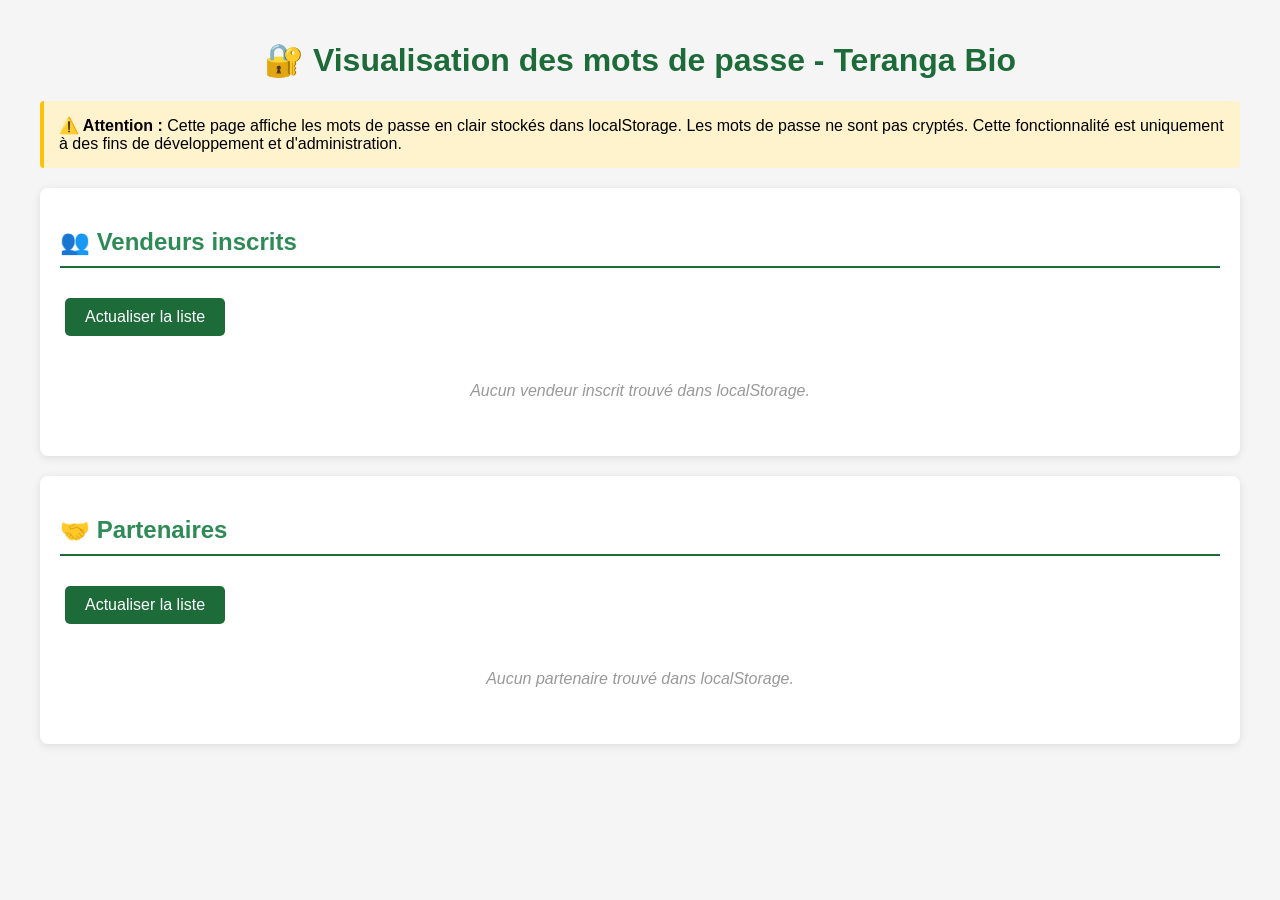
<file: voir-mots-de-passe.html>
<!DOCTYPE html>
<html lang="fr">
<head>
    <meta charset="UTF-8">
    <meta name="viewport" content="width=device-width, initial-scale=1.0">
    <title>Voir les mots de passe - Teranga Bio</title>
    <style>
        body {
            font-family: 'Segoe UI', Tahoma, Geneva, Verdana, sans-serif;
            max-width: 1200px;
            margin: 0 auto;
            padding: 20px;
            background-color: #f5f5f5;
        }
        h1 {
            color: #1e6b3a;
            text-align: center;
        }
        .section {
            background: white;
            padding: 20px;
            margin: 20px 0;
            border-radius: 8px;
            box-shadow: 0 2px 8px rgba(0,0,0,0.1);
        }
        .section h2 {
            color: #2e8b57;
            border-bottom: 2px solid #1e6b3a;
            padding-bottom: 10px;
        }
        table {
            width: 100%;
            border-collapse: collapse;
            margin-top: 15px;
        }
        th, td {
            padding: 12px;
            text-align: left;
            border-bottom: 1px solid #ddd;
        }
        th {
            background-color: #1e6b3a;
            color: white;
        }
        tr:hover {
            background-color: #f9f9f9;
        }
        .password {
            font-family: monospace;
            background-color: #fff3cd;
            padding: 4px 8px;
            border-radius: 4px;
            font-weight: bold;
        }
        .no-data {
            color: #999;
            font-style: italic;
            text-align: center;
            padding: 20px;
        }
        .btn {
            display: inline-block;
            padding: 10px 20px;
            background-color: #1e6b3a;
            color: white;
            text-decoration: none;
            border-radius: 5px;
            margin: 10px 5px;
            cursor: pointer;
            border: none;
            font-size: 16px;
        }
        .btn:hover {
            background-color: #2e8b57;
        }
        .warning {
            background-color: #fff3cd;
            border-left: 4px solid #ffc107;
            padding: 15px;
            margin: 20px 0;
            border-radius: 4px;
        }
    </style>
</head>
<body>
    <h1>🔐 Visualisation des mots de passe - Teranga Bio</h1>
    
    <div class="warning">
        <strong>⚠️ Attention :</strong> Cette page affiche les mots de passe en clair stockés dans localStorage. 
        Les mots de passe ne sont pas cryptés. Cette fonctionnalité est uniquement à des fins de développement et d'administration.
    </div>
    
    <div class="section">
        <h2>👥 Vendeurs inscrits</h2>
        <button class="btn" onclick="afficherVendeurs()">Actualiser la liste</button>
        <div id="vendeurs-container"></div>
    </div>
    
    <div class="section">
        <h2>🤝 Partenaires</h2>
        <button class="btn" onclick="afficherPartenaires()">Actualiser la liste</button>
        <div id="partenaires-container"></div>
    </div>
    
    <script>
        function afficherVendeurs() {
            const container = document.getElementById('vendeurs-container');
            const vendeurs = JSON.parse(localStorage.getItem('vendeurs_inscrits') || '[]');
            
            if (vendeurs.length === 0) {
                container.innerHTML = '<p class="no-data">Aucun vendeur inscrit trouvé dans localStorage.</p>';
                return;
            }
            
            let html = '<table><thead><tr><th>ID</th><th>Nom</th><th>Email</th><th>Téléphone</th><th>Mot de passe</th><th>Statut</th></tr></thead><tbody>';
            
            vendeurs.forEach(vendeur => {
                html += `<tr>
                    <td>${vendeur.id || 'N/A'}</td>
                    <td><strong>${vendeur.nom || 'N/A'}</strong></td>
                    <td>${vendeur.email || 'N/A'}</td>
                    <td>${vendeur.telephone || 'N/A'}</td>
                    <td><span class="password">${vendeur.password || 'N/A'}</span></td>
                    <td>${vendeur.statut || 'Non défini'}</td>
                </tr>`;
            });
            
            html += '</tbody></table>';
            html += `<p style="margin-top: 15px;"><strong>Total :</strong> ${vendeurs.length} vendeur(s)</p>`;
            container.innerHTML = html;
        }
        
        function afficherPartenaires() {
            const container = document.getElementById('partenaires-container');
            const partenaires = JSON.parse(localStorage.getItem('demandesPartenaires') || '[]');
            
            if (partenaires.length === 0) {
                container.innerHTML = '<p class="no-data">Aucun partenaire trouvé dans localStorage.</p>';
                return;
            }
            
            let html = '<table><thead><tr><th>ID</th><th>Nom</th><th>Email</th><th>Mot de passe</th><th>Statut</th></tr></thead><tbody>';
            
            partenaires.forEach(partenaire => {
                html += `<tr>
                    <td>${partenaire.id || 'N/A'}</td>
                    <td><strong>${partenaire.nom || partenaire.nomOrganisation || 'N/A'}</strong></td>
                    <td>${partenaire.email || 'N/A'}</td>
                    <td><span class="password">${partenaire.password || 'N/A'}</span></td>
                    <td>${partenaire.statut || 'Non défini'}</td>
                </tr>`;
            });
            
            html += '</tbody></table>';
            html += `<p style="margin-top: 15px;"><strong>Total :</strong> ${partenaires.length} partenaire(s)</p>`;
            container.innerHTML = html;
        }
        
        // Afficher automatiquement au chargement
        window.addEventListener('DOMContentLoaded', function() {
            afficherVendeurs();
            afficherPartenaires();
        });
    </script>
</body>
</html>
</file>
<file: styles.css>
/* Styles pour Marketplace Bio Sénégal - Mobile-first - Design Moderne */

/* Reset et base */
* {
    margin: 0;
    padding: 0;
    box-sizing: border-box;
}

body {
    font-family: 'Segoe UI', Tahoma, Geneva, Verdana, sans-serif;
    font-size: 1rem;
    line-height: 1.6;
    color: #333;
    background-color: #ffffff;
    padding: 0;
    position: relative;
}

body.page-accueil {
    color: #333;
    background-color: #f5f5f5;
    font-size: 1rem;
}

/* Header Moderne */
header {
    background: url('images/image1.jpeg');
    background-size: cover;
    background-position: center;
    background-repeat: no-repeat;
    color: white;
    padding: 15px 30px 40px 30px;
    min-height: 180px;
    margin-bottom: 0;
    display: flex;
    flex-direction: row;
    justify-content: flex-start;
    align-items: flex-start;
    gap: 20px;
    box-shadow: 0 2px 10px rgba(0, 0, 0, 0.1);
    position: relative;
    z-index: 100;
}

/* Positionner le bouton de connexion par rapport au header - tout en bas */
header > .btn-connexion-header {
    position: absolute !important;
    bottom: 0 !important;
    right: 30px !important;
    z-index: 10 !important;
    margin-bottom: 0 !important;
}

/* Bouton de retour mobile */
.mobile-back-button {
    display: none;
    position: fixed;
    top: 15px;
    left: 15px;
    width: 44px;
    height: 44px;
    background-color: rgba(30, 107, 58, 0.9);
    border: 2px solid rgba(255, 255, 255, 0.3);
    border-radius: 50%;
    color: white;
    cursor: pointer;
    z-index: 10003;
    align-items: center;
    justify-content: center;
    transition: all 0.3s ease;
    box-shadow: 0 2px 8px rgba(0, 0, 0, 0.2);
}

.mobile-back-button:hover,
.mobile-back-button:focus {
    background-color: rgba(30, 107, 58, 1);
    border-color: rgba(255, 255, 255, 0.5);
    transform: scale(1.1);
    outline: none;
}

.mobile-back-button:active {
    transform: scale(0.95);
}

.mobile-back-button svg {
    width: 24px;
    height: 24px;
    fill: currentColor;
}

.logo-header {
    max-width: 60px;
    max-height: 60px;
    margin-bottom: 0;
    border-radius: 50%;
    object-fit: cover;
    flex-shrink: 0;
    margin-top: 0;
}

.header-content {
    display: flex;
    flex-direction: row;
    align-items: flex-start;
    justify-content: space-between;
    flex: 1;
    gap: 15px;
    position: relative;
    min-height: 100%;
}

header > div {
    display: flex;
    flex-direction: column;
    align-items: flex-start;
    justify-content: center;
    flex: 1;
    gap: 15px;
}

body.page-accueil header {
    padding: 15px 30px 40px 30px;
    min-height: 180px;
    background: url('images/image1.jpeg');
    background-size: cover;
    background-position: center;
    background-repeat: no-repeat;
    box-shadow: 0 2px 10px rgba(0, 0, 0, 0.1);
}

body.page-accueil .logo-header {
    max-width: 60px;
    max-height: 60px;
    margin-bottom: 0;
    flex-shrink: 0;
    margin-top: 0;
}

body.page-accueil header>div,
body.page-accueil .header-content {
    display: flex;
    flex-direction: row;
    align-items: flex-start;
    justify-content: space-between;
    flex: 1;
    gap: 15px;
    padding-top: 0;
}

body.page-accueil .header-content h1 {
    margin: 0;
    flex-shrink: 0;
}

body.page-accueil header h1 {
    margin: 0 0 5px 0;
    font-size: 1.4em;
    color: white;
    font-weight: 600;
    line-height: 1.2;
    text-shadow: 
        -1px -1px 0 rgba(0, 0, 0, 0.8),
        1px -1px 0 rgba(0, 0, 0, 0.8),
        -1px 1px 0 rgba(0, 0, 0, 0.8),
        1px 1px 0 rgba(0, 0, 0, 0.8),
        0 0 10px rgba(0, 0, 0, 0.5),
        0 2px 4px rgba(0, 0, 0, 0.7);
}

body.page-accueil header p {
    margin: 0;
}

header h1 {
    font-size: 1.4em;
    font-weight: 600;
    color: white;
    text-shadow: 
        -1px -1px 0 rgba(0, 0, 0, 0.8),
        1px -1px 0 rgba(0, 0, 0, 0.8),
        -1px 1px 0 rgba(0, 0, 0, 0.8),
        1px 1px 0 rgba(0, 0, 0, 0.8),
        0 0 10px rgba(0, 0, 0, 0.5),
        0 2px 4px rgba(0, 0, 0, 0.7);
}

header a {
    color: white;
    text-decoration: none;
    display: block;
    margin-top: 10px;
}

header a:focus {
    outline: 3px solid #FF8C00;
    outline-offset: 2px;
    border-radius: 3px;
}

header a:focus:not(:focus-visible) {
    outline: none;
}

header a:focus-visible {
    outline: 3px solid #FF8C00;
    outline-offset: 2px;
    border-radius: 3px;
}

body.page-accueil header a {
    font-weight: 600;
    font-size: 1.1em;
}

/* Navigation Menu */
.main-nav {
    display: flex !important;
    flex-wrap: wrap;
    gap: 10px;
    margin-top: 0;
    justify-content: flex-end;
    align-items: center !important;
    align-self: flex-start;
    margin-left: auto;
    visibility: visible !important;
    opacity: 1 !important;
}

body.page-accueil .header-content .main-nav {
    margin-top: 0;
    align-self: flex-start;
    align-items: center !important;
}

.nav-link {
    display: inline-flex;
    align-items: center;
    gap: 8px;
    padding: 8px 16px;
    color: white;
    text-decoration: none;
    font-size: 0.9em;
    font-weight: 500;
    border-radius: 20px;
    background-color: rgba(255, 255, 255, 0.1);
    backdrop-filter: blur(10px);
    transition: all 0.3s ease;
    border: 1px solid rgba(255, 255, 255, 0.2);
    vertical-align: middle;
    line-height: 1.2;
}

.nav-link:hover {
    background-color: rgba(255, 255, 255, 0.2);
    transform: translateY(-2px);
    box-shadow: 0 4px 8px rgba(0, 0, 0, 0.2);
}

.nav-link svg {
    width: 18px;
    height: 18px;
    flex-shrink: 0;
}

.nav-link span {
    white-space: nowrap;
    color: white;
    display: inline-block;
    visibility: visible;
    opacity: 1;
}

.nav-dropdown-link span {
    color: white;
    display: inline-block;
    white-space: nowrap;
    visibility: visible;
    opacity: 1;
    font-size: inherit;
    line-height: 1.5;
    width: auto;
    max-width: none;
    overflow: visible;
}

.nav-dropdown-close span {
    color: white;
    display: inline-block;
    white-space: nowrap;
    visibility: visible;
    opacity: 1;
}

.nav-toggle {
    display: none;
    flex-direction: column;
    gap: 5px;
    background: none;
    border: none;
    cursor: pointer;
    padding: 8px;
    z-index: 101;
}

.nav-toggle span {
    width: 25px;
    height: 3px;
    background-color: white;
    border-radius: 3px;
    transition: all 0.3s ease;
}

.nav-toggle.active span:nth-child(1) {
    transform: rotate(45deg) translate(8px, 8px);
}

.nav-toggle.active span:nth-child(2) {
    opacity: 0;
}

.nav-toggle.active span:nth-child(3) {
    transform: rotate(-45deg) translate(8px, -8px);
}

.nav-toggle:focus {
    outline: 3px solid #FF8C00;
    outline-offset: 2px;
    border-radius: 3px;
}

.nav-toggle:focus:not(:focus-visible) {
    outline: none;
}

.nav-toggle:focus-visible {
    outline: 3px solid #FF8C00;
    outline-offset: 2px;
    border-radius: 3px;
}

/* Menu déroulant "Voir plus" */
.nav-dropdown {
    position: relative;
    display: inline-flex;
    align-items: center;
    vertical-align: middle;
    margin: 0;
    padding: 0;
}

.nav-dropdown-toggle {
    cursor: pointer;
    font-family: inherit;
    border: none;
    background: none;
    margin: 0;
    display: inline-flex !important;
    align-items: center !important;
    gap: 8px;
    padding: 8px 16px !important;
    color: white;
    text-decoration: none;
    font-size: 0.9em !important;
    font-weight: 500 !important;
    border-radius: 20px;
    background-color: rgba(255, 255, 255, 0.1);
    backdrop-filter: blur(10px);
    transition: all 0.3s ease;
    border: 1px solid rgba(255, 255, 255, 0.2);
    vertical-align: middle;
    line-height: 1.2 !important;
    height: auto;
}

.nav-dropdown-menu {
    position: absolute;
    top: 100%;
    right: 0;
    left: auto;
    margin-top: 8px;
    background-color: rgba(70, 90, 75, 0.95);
    backdrop-filter: blur(10px);
    border-radius: 12px;
    padding: 10px 0;
    min-width: 220px;
    box-shadow: 0 8px 25px rgba(0, 0, 0, 0.3);
    opacity: 0;
    visibility: hidden;
    transform: translateY(-10px);
    transition: opacity 0.3s ease, visibility 0.3s ease, transform 0.3s ease;
    z-index: 1000;
    pointer-events: none;
}

.nav-dropdown-menu * {
    transition: none !important;
}

.nav-dropdown.active .nav-dropdown-menu {
    opacity: 1 !important;
    visibility: visible !important;
    transform: translateY(0);
    pointer-events: auto;
}

.nav-dropdown.active .nav-dropdown-menu .nav-dropdown-link,
.nav-dropdown.active .nav-dropdown-menu .nav-dropdown-close {
    opacity: 1 !important;
    visibility: visible !important;
    color: white !important;
}

.nav-dropdown.active .nav-dropdown-menu .nav-dropdown-link {
    opacity: 1 !important;
    visibility: visible !important;
    color: white !important;
}

.nav-dropdown.active .nav-dropdown-menu .nav-dropdown-link span {
    opacity: 1 !important;
    visibility: visible !important;
    color: white !important;
    display: inline-block !important;
    font-size: inherit !important;
    line-height: 1.5 !important;
    width: auto !important;
    max-width: none !important;
    overflow: visible !important;
    text-shadow: none !important;
}

.nav-dropdown.active .nav-dropdown-toggle {
    display: none !important;
}

.nav-dropdown.active .nav-dropdown-toggle span {
    display: none !important;
}

.nav-dropdown-link {
    display: flex;
    align-items: center;
    gap: 12px;
    padding: 12px 20px;
    color: white;
    text-decoration: none;
    font-size: 0.9em;
    font-weight: 500;
    transition: all 0.2s ease;
    border: none;
    background: none;
    width: 100%;
    text-align: left;
}

.nav-dropdown-link svg,
.nav-dropdown-link span {
    color: white;
}

.nav-dropdown-link:hover {
    background-color: rgba(255, 255, 255, 0.1);
}

.nav-dropdown-link.active {
    background-color: rgba(30, 107, 58, 0.8);
}

.nav-dropdown-link svg {
    width: 18px;
    height: 18px;
    flex-shrink: 0;
}

.nav-link.active,
.nav-dropdown-link.active {
    background-color: rgba(30, 107, 58, 0.8);
    border-color: rgba(30, 107, 58, 1);
}

/* Main */
main {
    max-width: 100%;
    margin: 0 auto;
    padding: 0;
}

section {
    background-color: white;
    margin-bottom: 0;
    padding: 0;
    border-radius: 0;
}

/* Sections spécifiques - Override pour les pages non-accueil */
section#recherche-filtres,
section#liste-vendeurs,
section#mentions {
    padding: 20px !important;
    display: block !important;
    visibility: visible !important;
}

body.page-accueil section {
    background-color: white;
    font-size: 1rem;
    font-weight: normal;
    padding: 80px 20px;
    display: block !important;
    visibility: visible !important;
    opacity: 1 !important;
    width: 100%;
    max-width: 1200px;
    margin: 0 auto 40px auto;
    box-sizing: border-box;
    text-align: center;
}

/* Séparation claire entre les sections */
body.page-accueil section:not(:last-child) {
    margin-bottom: 60px;
}

/* Espacement supplémentaire pour certaines sections importantes */
body.page-accueil section#accueil,
body.page-accueil section#video-presentation,
body.page-accueil section#comment-ca-marche {
    margin-bottom: 80px;
}

body.page-accueil section p {
    font-weight: normal;
    font-size: 1rem;
    color: #555 !important;
    line-height: 1.8;
    text-align: center;
    max-width: 900px;
    margin-left: auto;
    margin-right: auto;
}

/* Exception pour la section vidéo */
body.page-accueil section#video-presentation .video-wrapper p,
body.page-accueil section.video-section .video-wrapper p {
    color: #ffffff !important;
    visibility: visible !important;
    opacity: 1 !important;
}

body.page-accueil section h2 {
    color: #333 !important;
    visibility: visible !important;
    opacity: 1 !important;
    display: block !important;
    text-align: center;
    margin: 0 auto 40px auto;
    max-width: 900px;
}

body.page-accueil section h3 {
    color: #333 !important;
    visibility: visible !important;
    opacity: 1 !important;
    display: block !important;
}

/* Hero Section (#accueil) */
body.page-accueil section#accueil {
    width: 100%;
    max-width: 1200px;
    margin: 0 auto 80px auto;
    box-sizing: border-box;
    padding: 80px 20px;
    background-color: white;
    text-align: center;
}

.accueil-container {
    display: flex;
    flex-direction: column;
    align-items: center;
    gap: 40px;
    max-width: 100%;
}

.accueil-image {
    width: 100%;
    max-width: 400px;
    flex-shrink: 0;
}

.accueil-image img {
    width: 100%;
    height: auto;
    border-radius: 15px;
    box-shadow: 0 8px 25px rgba(0, 0, 0, 0.15);
    object-fit: cover;
}

.accueil-content {
    flex: 1;
    text-align: center;
    width: 100%;
}

body.page-accueil section#accueil h2 {
    color: #1e6b3a;
    font-size: 2.5em;
    font-weight: 700;
    margin-bottom: 25px;
    text-shadow: none;
    line-height: 1.2;
}

.accueil-intro {
    color: #000000;
    font-size: 1.15em;
    margin-bottom: 20px;
    max-width: 700px;
    margin-left: auto;
    margin-right: auto;
    text-shadow: none;
    line-height: 1.8;
    font-weight: 400;
}

.accueil-reassurance {
    color: #1e6b3a;
    font-size: 1em;
    font-weight: 600;
    margin: 30px auto 35px;
    max-width: 700px;
    text-align: center;
    padding: 15px 20px;
    background-color: rgba(30, 107, 58, 0.1);
    border-radius: 10px;
    border-left: 4px solid #1e6b3a;
    line-height: 1.6;
}

body.page-accueil section#accueil p {
    color: #000000;
    font-size: 1.15em;
    margin-bottom: 35px;
    max-width: 700px;
    margin-left: auto;
    margin-right: auto;
    text-shadow: none;
    line-height: 1.8;
}

/* Formulaire popup à côté du bouton */
.formulaire-inscription-popup {
    position: absolute;
    top: 100%;
    left: 0;
    right: auto;
    z-index: 1000;
    background-color: white;
    color: #333;
    padding: 30px;
    border-radius: 10px;
    box-shadow: 0 8px 30px rgba(0, 0, 0, 0.2);
    margin-top: 15px;
    max-width: 600px;
    width: 100%;
    min-width: 400px;
    box-sizing: border-box;
    display: none !important;
}

.formulaire-inscription-popup.visible {
    display: block !important;
}

/* Formulaire vendeur sur la page d'accueil */
body.page-accueil .form-vendeur-inline {
    margin-top: 0;
    background: white;
    border-radius: 16px;
    box-shadow: 0 8px 30px rgba(0, 0, 0, 0.12);
    padding: 30px;
    position: fixed;
    top: 50%;
    left: 50%;
    transform: translate(-50%, -50%);
    width: 90%;
    max-width: none;
    max-height: 90vh;
    overflow-y: auto;
    z-index: 10000;
    animation: fadeIn 0.4s ease;
    display: none;
}

@media (min-width: 769px) {
    body.page-accueil .form-vendeur-inline {
        width: 50vw;
    }
}

@keyframes fadeIn {
    from {
        opacity: 0;
        transform: translate(-50%, -50%) scale(0.95);
    }
    to {
        opacity: 1;
        transform: translate(-50%, -50%) scale(1);
    }
}

/* Overlay pour le formulaire */
.form-overlay {
    position: fixed;
    top: 0;
    left: 0;
    right: 0;
    bottom: 0;
    background-color: rgba(0, 0, 0, 0.5);
    z-index: 9999;
    animation: fadeIn 0.3s ease;
}

.form-overlay.visible {
    display: block !important;
}

body.page-accueil .form-vendeur-inline.visible {
    display: block !important;
}

body.page-accueil .form-vendeur-inline h3 {
    color: #1e6b3a;
    font-size: 1.4rem;
    margin-bottom: 5px;
    text-align: center;
    padding-right: 40px;
}

body.page-accueil .close-form-btn {
    position: absolute;
    top: 15px;
    right: 15px;
    background: #f5f5f5;
    border: none;
    border-radius: 50%;
    width: 36px;
    height: 36px;
    cursor: pointer;
    display: flex;
    align-items: center;
    justify-content: center;
    transition: all 0.3s ease;
    z-index: 10;
}

body.page-accueil .close-form-btn:hover {
    background: #e53935;
    color: white;
}

body.page-accueil .close-form-btn svg {
    width: 20px;
    height: 20px;
}

/* Styles communs pour le formulaire vendeur (page accueil et page vendeur) */
body.page-accueil .form-vendeur-inline .form-intro,
body.page-vendeur .form-vendeur-inline .form-intro {
    text-align: center;
    color: #555;
    font-size: 1.1rem;
    margin-bottom: 40px;
    max-width: 600px;
    margin-left: auto;
    margin-right: auto;
}

body.page-accueil .vendeur-form,
body.page-vendeur .vendeur-form {
    max-width: 100%;
    margin: 0;
    background: transparent;
    padding: 0;
    border-radius: 0;
    box-shadow: none;
}

body.page-accueil .form-fieldset,
body.page-vendeur .form-fieldset {
    border: none;
    padding: 0;
    margin: 0 0 35px 0;
}

body.page-accueil .form-fieldset legend,
body.page-vendeur .form-fieldset legend {
    font-size: 1.2rem;
    font-weight: 600;
    color: #1e6b3a;
    margin-bottom: 20px;
    padding-bottom: 10px;
    border-bottom: 2px solid #e8f5e9;
    width: 100%;
}

body.page-accueil .form-fieldset[disabled],
body.page-vendeur .form-fieldset[disabled] {
    opacity: 0.5;
    pointer-events: none;
}

body.page-accueil .form-group,
body.page-vendeur .form-group {
    margin-bottom: 20px;
}

body.page-accueil .form-group label,
body.page-vendeur .form-group label {
    display: block;
    color: #1e6b3a;
    font-weight: 600;
    margin-bottom: 8px;
    font-size: 1.05em;
}

body.page-accueil .form-group .required,
body.page-vendeur .form-group .required {
    color: #e74c3c;
}

body.page-accueil .form-group input,
body.page-accueil .form-group textarea,
body.page-accueil .form-group select,
body.page-vendeur .form-group input,
body.page-vendeur .form-group textarea,
body.page-vendeur .form-group select {
    width: 100%;
    padding: 12px 16px;
    border: 2px solid #e0e0e0;
    border-radius: 8px;
    font-size: 1.05em;
    box-sizing: border-box;
    font-family: inherit;
    transition: all 0.3s ease;
    background-color: #fafafa;
    color: #333;
}

body.page-accueil .form-group input:focus,
body.page-accueil .form-group textarea:focus,
body.page-accueil .form-group select:focus,
body.page-vendeur .form-group input:focus,
body.page-vendeur .form-group textarea:focus,
body.page-vendeur .form-group select:focus {
    outline: none;
    border-color: #1e6b3a;
    background-color: white;
    box-shadow: 0 0 0 3px rgba(30, 107, 58, 0.1);
}

body.page-accueil .form-group input:disabled,
body.page-accueil .form-group textarea:disabled,
body.page-accueil .form-group select:disabled,
body.page-vendeur .form-group input:disabled,
body.page-vendeur .form-group textarea:disabled,
body.page-vendeur .form-group select:disabled {
    background-color: #f5f5f5;
    cursor: not-allowed;
}

body.page-accueil .form-group textarea,
body.page-vendeur .form-group textarea {
    min-height: 120px;
    resize: vertical;
    line-height: 1.6;
}

body.page-accueil .form-group.error input,
body.page-accueil .form-group.error textarea,
body.page-accueil .form-group.error select,
body.page-vendeur .form-group.error input,
body.page-vendeur .form-group.error textarea,
body.page-vendeur .form-group.error select {
    border-color: #e74c3c;
}

body.page-accueil .error-message,
body.page-vendeur .error-message {
    display: none;
    color: #e74c3c;
    font-size: 0.9em;
    margin-top: 5px;
}

body.page-accueil .form-group.error .error-message,
body.page-vendeur .form-group.error .error-message {
    display: block;
}

body.page-accueil .conditions-fieldset,
body.page-vendeur .conditions-fieldset {
    margin-bottom: 25px;
    border: 2px solid #e8f5e9;
    background: #f8fdf9;
    padding: 20px;
    border-radius: 8px;
}

body.page-accueil .conditions-fieldset legend,
body.page-vendeur .conditions-fieldset legend {
    color: #1e6b3a;
    font-weight: 600;
    font-size: 1.1rem;
    padding: 0 12px;
}

body.page-accueil .conditions-container,
body.page-vendeur .conditions-container {
    margin-bottom: 20px;
    border: 1px solid #e0e0e0;
    border-radius: 8px;
    background: white;
    padding: 20px;
    max-height: 400px;
    overflow-y: auto;
}

body.page-accueil .conditions-content h4,
body.page-vendeur .conditions-content h4 {
    color: #1e6b3a;
    font-size: 1.3em;
    margin: 0 0 15px 0;
}

body.page-accueil .conditions-content h5,
body.page-vendeur .conditions-content h5 {
    color: #1e6b3a;
    font-size: 1.1em;
    margin: 20px 0 10px 0;
    font-weight: 600;
}

body.page-accueil .conditions-content p,
body.page-vendeur .conditions-content p {
    margin: 10px 0;
    line-height: 1.6;
    color: #333;
}

body.page-accueil .conditions-content ul,
body.page-vendeur .conditions-content ul {
    margin: 10px 0 10px 20px;
    padding: 0;
}

body.page-accueil .conditions-content li,
body.page-vendeur .conditions-content li {
    margin: 5px 0;
    line-height: 1.6;
    color: #333;
}

body.page-accueil .checkbox-group,
body.page-vendeur .checkbox-group {
    margin-top: 15px;
}

body.page-accueil .checkbox-label,
body.page-vendeur .checkbox-label {
    display: flex;
    align-items: flex-start;
    gap: 10px;
    cursor: pointer;
    font-weight: 500;
}

body.page-accueil .checkbox-label input[type="checkbox"],
body.page-vendeur .checkbox-label input[type="checkbox"] {
    width: auto;
    margin-top: 3px;
    cursor: pointer;
}

body.page-accueil .form-actions,
body.page-vendeur .form-actions {
    margin-top: 30px;
    text-align: center;
}

body.page-accueil .btn-vendeur,
body.page-vendeur .btn-vendeur {
    background: linear-gradient(135deg, #1e6b3a 0%, #2d8f4f 100%);
    color: white;
    padding: 14px 30px;
    border: none;
    border-radius: 8px;
    font-size: 1.1em;
    font-weight: 600;
    cursor: pointer;
    transition: all 0.3s ease;
    display: inline-flex;
    align-items: center;
    gap: 10px;
}

body.page-accueil .btn-vendeur:hover,
body.page-vendeur .btn-vendeur:hover {
    transform: translateY(-2px);
    box-shadow: 0 6px 20px rgba(30, 107, 58, 0.4);
}

body.page-accueil .confirmation-message,
body.page-vendeur .confirmation-message {
    text-align: center;
    padding: 40px 20px;
}

body.page-accueil .confirmation-icon,
body.page-vendeur .confirmation-icon {
    color: #1e6b3a;
    margin-bottom: 20px;
}

body.page-accueil .confirmation-message h4,
body.page-vendeur .confirmation-message h4 {
    color: #1e6b3a;
    font-size: 1.5rem;
    margin: 0 0 15px 0;
}

body.page-accueil .confirmation-message p,
body.page-vendeur .confirmation-message p {
    color: #666;
    margin: 0 0 25px 0;
    line-height: 1.6;
}

body.page-accueil .btn-secondary,
body.page-vendeur .btn-secondary {
    background: white;
    color: #1e6b3a;
    padding: 12px 25px;
    border: 2px solid #1e6b3a;
    border-radius: 8px;
    font-size: 1em;
    font-weight: 600;
    cursor: pointer;
    transition: all 0.3s ease;
}

body.page-accueil .btn-secondary:hover,
body.page-vendeur .btn-secondary:hover {
    background: #1e6b3a;
    color: white;
}

/* Titre du formulaire */
.formulaire-inscription-popup .formulaire-titre {
    color: #1e6b3a;
    font-size: 1.8em;
    font-weight: 700;
    margin: 0 0 12px 0;
    padding: 0;
    text-align: center;
    line-height: 1.3;
    letter-spacing: -0.02em;
}

.formulaire-inscription-popup .formulaire-intro {
    color: #666;
    margin: 0 0 25px 0;
    font-size: 1.05em;
    text-align: center;
    line-height: 1.5;
    text-shadow: none;
}

.formulaire-inscription-popup form {
    display: flex;
    flex-direction: column;
    gap: 20px;
    text-align: left;
}

.formulaire-inscription-popup label {
    color: #1e6b3a;
    font-weight: 600;
    margin-bottom: 8px;
    font-size: 1.05em;
    display: block;
    letter-spacing: 0.01em;
    text-align: left;
}

.formulaire-inscription-popup input,
.formulaire-inscription-popup textarea {
    width: 100%;
    padding: 12px 16px;
    border: 2px solid #e0e0e0;
    border-radius: 8px;
    font-size: 1.05em;
    box-sizing: border-box;
    font-family: inherit;
    transition: all 0.3s ease;
    background-color: #fafafa;
    color: #333;
}

.formulaire-inscription-popup input:focus,
.formulaire-inscription-popup textarea:focus {
    outline: none;
    border-color: #FF8C00;
    background-color: white;
    box-shadow: 0 0 0 3px rgba(255, 140, 0, 0.1);
}

.formulaire-inscription-popup input:hover,
.formulaire-inscription-popup textarea:hover {
    border-color: #ccc;
    background-color: white;
}

.formulaire-inscription-popup input::placeholder,
.formulaire-inscription-popup textarea::placeholder {
    color: #999;
    opacity: 0.8;
}

.formulaire-inscription-popup textarea {
    min-height: 120px;
    resize: vertical;
    line-height: 1.6;
}

.formulaire-inscription-popup .btn {
    margin-top: 10px;
    padding: 14px 30px;
    font-size: 1.1em;
    font-weight: 600;
    border-radius: 8px;
    transition: all 0.3s ease;
}

.formulaire-inscription-popup .btn:hover:not(:disabled) {
    transform: translateY(-2px);
    box-shadow: 0 6px 20px rgba(255, 140, 0, 0.4);
}

.formulaire-inscription-popup .btn:disabled {
    opacity: 0.6;
    cursor: not-allowed;
    background-color: #ccc;
}

.formulaire-inscription-popup .btn:disabled:hover {
    transform: none;
    box-shadow: none;
}

/* Styles pour la charte vendeur */
.charte-vendeur-container {
    margin-top: 20px;
    margin-bottom: 20px;
    padding: 20px;
    background-color: #f9f9f9;
    border: 2px solid #e0e0e0;
    border-radius: 10px;
    max-height: 400px;
    overflow-y: auto;
    box-shadow: inset 0 2px 4px rgba(0, 0, 0, 0.05);
}

.charte-titre {
    color: #1e6b3a;
    font-size: 1.3em;
    font-weight: 700;
    text-align: center;
    margin: 0 0 20px 0;
    padding-bottom: 15px;
    border-bottom: 3px solid #1e6b3a;
}

.charte-content {
    font-size: 0.95em;
    line-height: 1.7;
    color: #333;
}

.charte-section {
    margin-bottom: 20px;
    padding-bottom: 15px;
    border-bottom: 1px solid #e0e0e0;
}

.charte-section:last-child {
    border-bottom: none;
}

.charte-section-titre {
    color: #1e6b3a;
    font-size: 1.1em;
    font-weight: 700;
    margin: 0 0 12px 0;
    display: flex;
    align-items: center;
}

.charte-section-titre::before {
    content: "▶";
    color: #FF8C00;
    margin-right: 8px;
    font-size: 0.8em;
}

.charte-sous-titre {
    color: #2d8651;
    font-weight: 600;
    margin: 12px 0 8px 0;
    font-size: 1em;
}

.charte-content p {
    margin: 10px 0;
    text-align: justify;
}

.charte-content ul {
    margin: 10px 0 10px 20px;
    padding-left: 10px;
}

.charte-content li {
    margin: 8px 0;
    line-height: 1.6;
    list-style-type: disc;
}

.charte-content ul ul {
    margin-left: 20px;
    margin-top: 5px;
}

/* Style pour la case à cocher d'acceptation */
.charte-acceptation {
    margin: 25px 0;
    padding: 20px;
    background-color: #fff9e6;
    border: 2px solid #FF8C00;
    border-radius: 8px;
    display: flex;
    align-items: center;
}

.charte-checkbox-label {
    display: flex;
    align-items: flex-start;
    gap: 12px;
    cursor: pointer;
    font-size: 1.05em;
    font-weight: 600;
    color: #1e6b3a;
    margin: 0;
    line-height: 1.5;
}

.charte-checkbox-label input[type="checkbox"] {
    width: 22px;
    height: 22px;
    min-width: 22px;
    margin-top: 2px;
    cursor: pointer;
    accent-color: #FF8C00;
    flex-shrink: 0;
}

.charte-checkbox-text {
    user-select: none;
    flex: 1;
}

.charte-checkbox-label:hover {
    color: #2d8651;
}

.charte-checkbox-label input[type="checkbox"]:focus {
    outline: 3px solid #FF8C00;
    outline-offset: 2px;
    border-radius: 3px;
}

/* Note "Lire la charte complète" */
.lire-charte-note {
    display: block;
    margin-top: 12px;
    margin-bottom: 0;
    color: #1e6b3a;
    font-size: 0.9em;
    font-style: italic;
    text-align: center;
    font-weight: 500;
    animation: pulse-attention 2s ease-in-out infinite;
    cursor: default;
}

@keyframes pulse-attention {
    0%, 100% {
        opacity: 1;
        transform: scale(1);
        color: #1e6b3a;
    }
    50% {
        opacity: 0.8;
        transform: scale(1.02);
        color: #FF8C00;
    }
}

/* Responsive pour la charte */
@media (max-width: 768px) {
    /* Afficher le bouton de retour sur mobile */
    .mobile-back-button {
        display: flex;
    }
    
    .charte-vendeur-container {
    padding: 15px;
        max-height: 350px;
        font-size: 0.9em;
    }
    
    .charte-titre {
        font-size: 1.2em;
    }
    
    .charte-section-titre {
        font-size: 1em;
    }
    
    .charte-acceptation {
        padding: 15px;
    }
    
    .charte-checkbox-label {
        font-size: 1em;
    }
}

/* Sur desktop, positionner le formulaire en dessous du bouton */
@media (min-width: 769px) {
    .bouton-formulaire-wrapper {
        position: relative;
    }
    
    .formulaire-inscription-popup {
        position: absolute;
        top: 100%;
        left: 0;
        right: auto;
        width: 500px;
        max-width: calc(100vw - 40px);
        margin-top: 15px;
        transform: none;
    }
}

/* Sur mobile, le formulaire s'affiche en dessous */
@media (max-width: 768px) {
    .formulaire-inscription-popup {
        position: absolute;
        top: 100%;
        left: 0;
        right: 0;
        width: 100%;
        max-width: 100%;
        margin-top: 15px;
        z-index: 10000 !important;
        background-color: white;
        box-shadow: 0 -4px 20px rgba(0, 0, 0, 0.3);
    }
    
    /* S'assurer que la carte et autres sections ont un z-index plus bas */
    #zones-couvertes,
    .carte-container,
    #carte-senegal {
        position: relative;
        z-index: 1;
    }
    
    /* S'assurer que les marqueurs sont visibles sur mobile */
    .leaflet-marker-pane,
    .leaflet-marker-icon,
    .marqueur-zone,
    .marqueur-cercle {
        z-index: 1000 !important;
        position: relative;
    }
    
    /* Formulaire vendeur sur la page d'accueil - mobile */
    body.page-accueil .form-vendeur-inline {
        padding: 20px;
        width: 95%;
        max-height: 95vh;
        transform: translate(-50%, -50%);
    }
    
    body.page-accueil .form-vendeur-inline h3 {
        font-size: 1.2rem;
        padding-right: 40px;
    }
    
    body.page-accueil .conditions-container {
        max-height: 300px;
        padding: 15px;
    }
    
    body.page-accueil .form-fieldset {
        margin-bottom: 25px;
    }
    
    body.page-accueil .form-group {
        margin-bottom: 15px;
    }
    
    /* S'assurer que les popups sont aussi visibles */
    .leaflet-popup-pane {
        z-index: 1001 !important;
    }
    
    /* Améliorer l'interaction tactile pour les boutons sur mobile */
    .btn,
    .btn-processus {
        -webkit-tap-highlight-color: rgba(255, 140, 0, 0.5);
        touch-action: manipulation;
        -webkit-user-select: none;
        user-select: none;
        position: relative;
        z-index: 10;
    }
    
    .bouton-formulaire-wrapper {
        position: relative;
        z-index: 10;
        width: 100%;
    }
    
    .processus-action {
        position: relative;
    }
}

h2 {
    color: #1e6b3a;
    margin-bottom: 30px;
    font-size: 2em;
    font-weight: 700;
    text-align: center;
}

body.page-accueil h2 {
    color: #1e6b3a;
    font-size: 2em;
    font-weight: 700;
    text-shadow: none;
}


/* Boutons */
.btn {
    display: inline-block;
    background-color: #FF8C00;
    color: white;
    padding: 15px 30px;
    text-decoration: none;
    border-radius: 5px;
    margin: 5px 0;
    border: none;
    cursor: pointer;
    font-size: 1.1em;
    font-family: 'Segoe UI', Tahoma, Geneva, Verdana, sans-serif;
    font-weight: 600;
    line-height: 1.5;
    box-sizing: border-box;
    vertical-align: middle;
    transition: all 0.3s ease;
    box-shadow: 0 4px 15px rgba(255, 140, 0, 0.3);
    -webkit-tap-highlight-color: rgba(255, 140, 0, 0.3);
    touch-action: manipulation;
    user-select: none;
    -webkit-user-select: none;
    position: relative;
    z-index: 10;
}

.btn:hover {
    background-color: #e67e00;
    transform: translateY(-2px);
    box-shadow: 0 6px 20px rgba(255, 140, 0, 0.4);
}

.btn:focus {
    outline: 3px solid #FF8C00;
    outline-offset: 2px;
    background-color: rgba(71, 106, 72, 0.9);
}

.btn:focus:not(:focus-visible) {
    outline: none;
}

.btn:focus-visible {
    outline: 3px solid #FF8C00;
    outline-offset: 2px;
}

/* Conteneur des boutons d'accueil */
.boutons-accueil {
    display: flex;
    flex-direction: column;
    gap: 15px;
    justify-content: center;
    align-items: stretch;
    max-width: 500px;
    margin: 0 auto;
    width: 100%;
}

body.page-accueil .boutons-accueil {
    font-size: 1rem;
}

.boutons-accueil .btn {
    width: 100%;
    min-width: 0;
    text-align: center;
    margin: 0;
    padding: 15px 30px;
    font-size: 1.1em;
    line-height: 1.5;
    box-sizing: border-box;
    flex-shrink: 0;
}

/* Wrapper pour le bouton et le formulaire */
.bouton-formulaire-wrapper {
    position: relative;
    width: 100%;
    display: flex;
    flex-direction: column;
}

body.page-accueil .bouton-formulaire-wrapper {
    position: relative;
    width: 100%;
    display: flex;
    flex-direction: column;
    gap: 0;
    align-items: stretch;
}

body.page-accueil .bouton-formulaire-wrapper .btn {
    width: 100%;
    min-width: 0;
    position: relative;
    z-index: 10;
}

/* Liste vendeurs */
.vendeur-card {
    border: 1px solid #ddd;
    padding: 10px;
    margin-bottom: 10px;
    border-radius: 5px;
}

.vendeur-card .btn:focus,
.vendeur-card a:focus {
    outline: 3px solid #4CAF50;
    outline-offset: 2px;
}

.vendeur-card .btn:focus:not(:focus-visible),
.vendeur-card a:focus:not(:focus-visible) {
    outline: none;
}

.vendeur-card .btn:focus-visible,
.vendeur-card a:focus-visible {
    outline: 3px solid #4CAF50;
    outline-offset: 2px;
}

body.page-accueil .vendeur-card {
    border: 1px solid rgba(255, 255, 255, 0.5);
    color: white;
    background-color: transparent;
    font-size: 1.1em;
    backdrop-filter: blur(1px);
}

.vendeur-card h3 {
    color: #4CAF50;
}

body.page-accueil .vendeur-card h3 {
    color: white;
    font-weight: bold;
    font-size: 1.6em;
}

/* Produits */
.produit {
    border: 1px solid #ddd;
    padding: 10px;
    margin-bottom: 10px;
    border-radius: 5px;
}

body.page-accueil .produit {
    border: 1px solid rgba(255, 255, 255, 0.5);
    color: white;
    background-color: transparent;
    font-size: 1.1em;
    backdrop-filter: blur(1px);
}

.produit img {
    max-width: 100%;
    height: auto;
}

/* Formulaire ajout produit */
#form-produit,
#form-inscription {
    display: flex;
    flex-direction: column;
}

#form-produit label,
#form-inscription label {
    margin-top: 10px;
    font-weight: bold;
}

body.page-accueil #form-produit label {
    color: white;
    font-size: 1.15em;
}

body.page-accueil #form-inscription label {
    color: #333;
    font-size: 1.15em;
}

#form-produit input,
#form-produit textarea,
#form-inscription input,
#form-inscription textarea {
    padding: 8px;
    margin-top: 5px;
    border: 1px solid #ddd;
    border-radius: 3px;
    font-family: Arial, sans-serif;
    color: #333;
    background-color: white;
}

#form-produit input:focus,
#form-produit textarea:focus,
#form-inscription input:focus,
#form-inscription textarea:focus {
    outline: 3px solid #4CAF50;
    outline-offset: 2px;
    border-color: #45a049;
    box-shadow: 0 0 0 1px #45a049;
}

#form-produit input:focus:not(:focus-visible),
#form-produit textarea:focus:not(:focus-visible),
#form-inscription input:focus:not(:focus-visible),
#form-inscription textarea:focus:not(:focus-visible) {
    outline: none;
}

#form-produit input:focus-visible,
#form-produit textarea:focus-visible,
#form-inscription input:focus-visible,
#form-inscription textarea:focus-visible {
    outline: 3px solid #4CAF50;
    outline-offset: 2px;
    border-color: #45a049;
}


body.page-accueil #form-inscription input,
body.page-accueil #form-inscription textarea {
    color: #333;
    background-color: white;
    border: 1px solid #ccc;
}

#form-inscription button[type="submit"],
#form-inscription .btn {
    padding: 8px 16px;
    font-size: 0.95em;
    width: auto;
    align-self: flex-start;
}

#form-inscription textarea {
    min-height: 80px;
    resize: vertical;
}

#message-inscription {
    text-align: center;
}

#message-inscription.success {
    background-color: #d4edda;
    color: #155724;
    border: 1px solid #c3e6cb;
}

body.page-accueil #message-inscription.success {
    background-color: rgba(212, 237, 218, 0.4);
    color: white;
    border: 1px solid rgba(195, 230, 203, 0.5);
}

#message-inscription.error {
    background-color: #f8d7da;
    color: #721c24;
    border: 1px solid #f5c6cb;
}

body.page-accueil #message-inscription.error {
    background-color: rgba(248, 215, 218, 0.4);
    color: white;
    border: 1px solid rgba(245, 198, 203, 0.5);
}

/* Recherche et Filtres */
#recherche-filtres {
    margin-bottom: 20px;
    padding: 20px !important;
    background-color: white;
    display: block !important;
    visibility: visible !important;
}

#liste-vendeurs {
    padding: 20px !important;
    background-color: white;
    display: block !important;
    visibility: visible !important;
    min-height: 100px;
}

.recherche-container {
    margin-bottom: 15px;
}

.input-recherche {
    width: 100%;
    padding: 12px;
    font-size: 1em;
    border: 2px solid #4CAF50;
    border-radius: 5px;
    box-sizing: border-box;
    font-family: Arial, sans-serif;
}

.input-recherche:focus {
    outline: 3px solid #4CAF50;
    outline-offset: 2px;
    border-color: #45a049;
    box-shadow: 0 0 0 1px #45a049;
}

.input-recherche:focus:not(:focus-visible) {
    outline: none;
}

.input-recherche:focus-visible {
    outline: 3px solid #4CAF50;
    outline-offset: 2px;
    border-color: #45a049;
}

.filtres-container {
    display: flex;
    flex-direction: column;
    gap: 8px;
    margin-bottom: 15px;
}

.filtres-container label {
    font-weight: bold;
    color: #333;
}

.select-filtre {
    width: 100%;
    padding: 10px;
    font-size: 1em;
    border: 2px solid #4CAF50;
    border-radius: 5px;
    background-color: white;
    cursor: pointer;
    font-family: Arial, sans-serif;
    box-sizing: border-box;
}

.select-filtre:focus {
    outline: 3px solid #4CAF50;
    outline-offset: 2px;
    border-color: #45a049;
    box-shadow: 0 0 0 1px #45a049;
}

.select-filtre:focus:not(:focus-visible) {
    outline: none;
}

.select-filtre:focus-visible {
    outline: 3px solid #4CAF50;
    outline-offset: 2px;
    border-color: #45a049;
}

.compteur-resultats {
    padding: 10px;
    background-color: #e8f5e9;
    border-left: 4px solid #4CAF50;
    border-radius: 4px;
    font-size: 0.95em;
    color: #2e7d32;
    font-weight: 500;
    margin-top: 10px;
}

.message-aucun-resultat {
    text-align: center;
    padding: 40px 20px;
    color: #666;
    font-style: italic;
    background-color: #f9f9f9;
    border: 1px dashed #ddd;
    border-radius: 5px;
}

.vendeur-zone {
    margin-top: 8px;
    color: #666;
    font-size: 0.95em;
}

.vendeur-zone strong {
    color: #4CAF50;
}

/* Nombre d'annonces du vendeur */
.vendeur-annonces {
    margin-top: 8px;
    color: #1e6b3a;
    font-size: 0.95em;
    font-weight: 600;
}

/* Statut du vendeur */
.vendeur-statut {
    display: inline-block;
    margin-top: 8px;
    padding: 4px 12px;
    border-radius: 12px;
    font-size: 0.85em;
    font-weight: 600;
    text-transform: uppercase;
}

.vendeur-statut-actif {
    background-color: #d4edda;
    color: #155724;
    border: 1px solid #c3e6cb;
}

.vendeur-statut-nouveau {
    background-color: #fff3cd;
    color: #856404;
    border: 1px solid #ffeaa7;
}

/* Recherche produits */
.recherche-produits-container {
    margin-bottom: 20px;
}

#produits .input-recherche {
    margin-bottom: 10px;
}

#produits .compteur-resultats {
    margin-top: 0;
}

/* Styles de focus pour éléments de formulaire file */
input[type="file"]:focus {
    outline: 3px solid #4CAF50;
    outline-offset: 2px;
}

input[type="file"]:focus:not(:focus-visible) {
    outline: none;
}

input[type="file"]:focus-visible {
    outline: 3px solid #4CAF50;
    outline-offset: 2px;
}

/* Footer */
/* ===== FOOTER PROFESSIONNEL ===== */
.main-footer {
    background: linear-gradient(135deg, #1e6b3a 0%, #2d8f4f 100%);
    color: white;
    margin-top: 60px;
    padding: 0;
    animation: footerSlideUp 0.8s ease-out;
}

@keyframes footerSlideUp {
    0% {
        opacity: 0;
        transform: translateY(50px);
    }
    100% {
        opacity: 1;
        transform: translateY(0);
    }
}

.footer-container {
    max-width: 1200px;
    margin: 0 auto;
    padding: 50px 20px 30px;
    display: grid;
    grid-template-columns: repeat(4, 1fr);
    gap: 40px;
}

.footer-block {
    display: flex;
    flex-direction: column;
    animation: footerBlockFadeIn 1s ease-out backwards;
}

.footer-block:nth-child(1) {
    animation-delay: 0.1s;
}

.footer-block:nth-child(2) {
    animation-delay: 0.2s;
}

.footer-block:nth-child(3) {
    animation-delay: 0.3s;
}

.footer-block:nth-child(4) {
    animation-delay: 0.4s;
}

@keyframes footerBlockFadeIn {
    0% {
        opacity: 0;
        transform: translateY(20px);
    }
    100% {
        opacity: 1;
        transform: translateY(0);
    }
}

.footer-block h3 {
    font-size: 1.4rem;
    font-weight: 700;
    margin: 0 0 15px 0;
    color: white;
    position: relative;
    transition: all 0.3s ease;
}

.footer-block h3:hover {
    transform: translateX(3px);
    text-shadow: 0 2px 8px rgba(255, 255, 255, 0.3);
}

.footer-block h4 {
    font-size: 1.1rem;
    font-weight: 600;
    margin: 0 0 20px 0;
    color: white;
    border-bottom: 2px solid rgba(255, 255, 255, 0.2);
    padding-bottom: 10px;
    position: relative;
    transition: all 0.3s ease;
}

.footer-block h4::after {
    content: '';
    position: absolute;
    bottom: -2px;
    left: 0;
    width: 0;
    height: 2px;
    background: white;
    transition: width 0.3s ease;
}

.footer-block h4:hover::after {
    width: 100%;
}

.footer-block h4:hover {
    transform: translateX(3px);
}

.footer-identity p {
    font-size: 0.95rem;
    line-height: 1.7;
    color: rgba(255, 255, 255, 0.9);
    margin: 0;
}

.footer-block ul {
    list-style: none;
    padding: 0;
    margin: 0;
}

.footer-block ul li {
    margin-bottom: 12px;
    animation: footerListItemFadeIn 0.6s ease-out backwards;
    animation-delay: calc(0.1s * var(--item-index, 0));
    transition: all 0.3s ease;
}

.footer-block ul li:last-child {
    margin-bottom: 0;
}

@keyframes footerListItemFadeIn {
    0% {
        opacity: 0;
        transform: translateX(-10px);
    }
    100% {
        opacity: 1;
        transform: translateX(0);
    }
}

.footer-block ul li:hover {
    transform: translateX(3px);
}

.footer-block a {
    color: rgba(255, 255, 255, 0.85);
    text-decoration: none;
    font-size: 0.95rem;
    transition: all 0.3s ease;
    display: inline-flex;
    align-items: center;
    gap: 8px;
    position: relative;
}

.footer-block a::before {
    content: '';
    position: absolute;
    left: -10px;
    width: 4px;
    height: 0;
    background: rgba(255, 255, 255, 0.5);
    transition: height 0.3s ease;
    border-radius: 2px;
}

.footer-block a:hover {
    color: white;
    transform: translateX(5px);
    padding-left: 5px;
}

.footer-block a:hover::before {
    height: 100%;
}

.footer-contact ul li svg {
    flex-shrink: 0;
    opacity: 0.8;
    transition: all 0.3s ease;
}

.footer-contact ul li a:hover svg {
    opacity: 1;
    transform: scale(1.1) rotate(5deg);
}

.footer-legal-notice {
    background: rgba(0, 0, 0, 0.15);
    padding: 20px;
    border-top: 1px solid rgba(255, 255, 255, 0.1);
    animation: footerSectionFadeIn 1s ease-out 0.5s backwards;
}

@keyframes footerSectionFadeIn {
    0% {
        opacity: 0;
        transform: translateY(10px);
    }
    100% {
        opacity: 1;
        transform: translateY(0);
    }
}

.footer-legal-notice p {
    max-width: 1000px;
    margin: 0 auto;
    text-align: center;
    font-size: 0.85rem;
    line-height: 1.6;
    color: rgba(255, 255, 255, 0.85);
    transition: all 0.3s ease;
}

.footer-legal-notice:hover p {
    color: rgba(255, 255, 255, 0.95);
    transform: scale(1.01);
}

.footer-copyright {
    background: rgba(0, 0, 0, 0.2);
    padding: 15px 20px;
    text-align: center;
    border-top: 1px solid rgba(255, 255, 255, 0.1);
    animation: footerSectionFadeIn 1s ease-out 0.6s backwards;
}

.footer-copyright p {
    margin: 0;
    font-size: 0.9rem;
    color: rgba(255, 255, 255, 0.8);
    transition: all 0.3s ease;
}

.footer-copyright:hover p {
    color: rgba(255, 255, 255, 0.95);
}

/* Responsive Footer */
@media (max-width: 992px) {
    .footer-container {
        grid-template-columns: repeat(2, 1fr);
        gap: 35px;
    }
}

@media (max-width: 768px) {
    .footer-container {
        grid-template-columns: 1fr;
        gap: 30px;
        padding: 40px 20px 25px;
    }
    
    .footer-block h3 {
        font-size: 1.3rem;
    }
    
    .footer-block h4 {
        font-size: 1rem;
    }
    
    .footer-identity p {
        font-size: 0.9rem;
    }
    
    .footer-block a {
        font-size: 0.9rem;
    }
    
    .footer-legal-notice p {
        font-size: 0.8rem;
        text-align: left;
    }
    
    .footer-copyright p {
        font-size: 0.85rem;
    }
}

/* Ancien footer (pour compatibilité) */
footer {
    text-align: center;
    padding: 40px 20px;
    background-color: #1e6b3a;
    color: white;
    margin-top: 0;
}

body.page-accueil footer {
    background-color: #1e6b3a;
    font-size: 1rem;
}

footer p {
    margin: 10px 0;
    color: white;
}

.footer-admin-link {
    margin-top: 8px;
    font-size: 0.7em;
    opacity: 0.3;
    line-height: 1.2;
}

.footer-admin-link a {
    color: white;
    text-decoration: none;
    transition: opacity 0.3s;
}

.footer-admin-link a:hover {
    opacity: 0.6;
    text-decoration: none;
}

body.page-accueil .footer-admin-link {
    opacity: 0.25;
}

body.page-accueil .footer-admin-link a {
    color: white;
    text-shadow: 1px 1px 2px rgba(0, 0, 0, 0.3);
}

body.page-accueil .footer-admin-link a:hover {
    opacity: 0.5;
}

/* ===== STYLES ADMINISTRATION ===== */

/* Page de connexion admin */
.admin-login-container {
    min-height: 100vh;
    display: flex;
    align-items: center;
    justify-content: center;
    background-color: #f4f4f4;
    padding: 20px;
    position: relative;
    z-index: 1;
}

/* S'assurer que la page admin est visible par défaut */
#admin-login {
    display: flex !important;
    visibility: visible !important;
}

.admin-login-box {
    background-color: white;
    padding: 40px;
    border-radius: 10px;
    box-shadow: 0 4px 6px rgba(0, 0, 0, 0.1);
    max-width: 400px;
    width: 100%;
    text-align: center;
}

.admin-login-box h1 {
    color: #4CAF50;
    margin-bottom: 10px;
}

.admin-login-box h2 {
    color: #333;
    margin-bottom: 25px;
    font-size: 1.3em;
}

.admin-login-box label {
    display: block;
    margin-bottom: 8px;
    text-align: left;
    color: #333;
    font-weight: bold;
}

.admin-login-box input[type="password"] {
    width: 100%;
    padding: 10px;
    margin-bottom: 20px;
    border: 1px solid #ddd;
    border-radius: 5px;
    box-sizing: border-box;
    font-size: 1em;
}

.admin-login-box input[type="password"]:focus {
    outline: 3px solid #4CAF50;
    outline-offset: 2px;
    border-color: #45a049;
    box-shadow: 0 0 0 1px #45a049;
}

.admin-login-box input[type="password"]:focus:not(:focus-visible) {
    outline: none;
}

.admin-login-box input[type="password"]:focus-visible {
    outline: 3px solid #4CAF50;
    outline-offset: 2px;
    border-color: #45a049;
}

/* Tableau de bord admin */
#admin-dashboard {
    display: block;
    min-height: 100vh;
    background-color: #f4f4f4;
    padding: 20px;
}

#admin-dashboard header {
    background-color: #4CAF50;
    color: white;
    padding: 20px;
    margin-bottom: 20px;
    display: flex;
    justify-content: space-between;
    align-items: center;
    flex-wrap: wrap;
    gap: 15px;
}

#admin-dashboard header h1 {
    margin: 0;
    font-size: 1.8em;
}

.admin-header-actions {
    display: flex;
    gap: 10px;
    flex-wrap: wrap;
}

.btn-secondary {
    background-color: #6c757d;
    color: white;
    padding: 10px 20px;
    border: none;
    border-radius: 5px;
    text-decoration: none;
    display: inline-block;
    cursor: pointer;
    font-size: 1em;
    transition: background-color 0.3s;
}

.btn-secondary:hover {
    background-color: #5a6268;
}

.btn-danger {
    background-color: #dc3545;
    color: white;
    padding: 10px 20px;
    border: none;
    border-radius: 5px;
    cursor: pointer;
    font-size: 1em;
    transition: background-color 0.3s;
}

.btn-danger:hover {
    background-color: #c82333;
}

.btn-small {
    padding: 5px 10px;
    font-size: 0.85em;
}

/* Statistiques admin */
#admin-stats {
    margin-bottom: 30px;
}

#admin-stats h2 {
    margin-bottom: 20px;
    color: #333;
}

.admin-stats-grid {
    display: grid;
    grid-template-columns: repeat(auto-fit, minmax(200px, 1fr));
    gap: 20px;
    margin-bottom: 30px;
}

.admin-stat-card {
    background-color: white;
    padding: 20px;
    border-radius: 8px;
    box-shadow: 0 2px 4px rgba(0, 0, 0, 0.1);
    text-align: center;
}

.admin-stat-card h3 {
    margin: 0 0 10px 0;
    color: #666;
    font-size: 1em;
    font-weight: normal;
}

.admin-stat-number {
    font-size: 2.5em;
    font-weight: bold;
    color: #4CAF50;
    margin: 0;
}

/* Section inscriptions en attente - Styles de base */
#admin-en-attente,
body.admin-page #admin-en-attente {
    margin-bottom: 30px;
    display: block !important;
    visibility: visible !important;
    opacity: 1 !important;
}

#admin-en-attente h2,
body.admin-page #admin-en-attente h2 {
    margin-bottom: 20px;
    color: #333;
    font-size: 1.5em;
}

#liste-en-attente,
body.admin-page #liste-en-attente {
    display: flex !important;
    flex-direction: column;
    gap: 20px;
    min-height: 50px;
    visibility: visible !important;
    opacity: 1 !important;
}

#admin-en-attente > div:first-child,
body.admin-page #admin-en-attente > div:first-child {
    display: flex !important;
    justify-content: space-between !important;
    align-items: center !important;
    margin-bottom: 15px !important;
    flex-wrap: wrap;
    gap: 15px;
}

/* Bouton actualiser - Styles de base pour tous les écrans */
#btn-refresh-en-attente,
body.admin-page #btn-refresh-en-attente {
    display: inline-block !important;
    visibility: visible !important;
    opacity: 1 !important;
    padding: 10px 20px !important;
    background-color: #1e6b3a !important;
    color: white !important;
    border: none !important;
    border-radius: 5px !important;
    cursor: pointer !important;
    font-size: 1em !important;
    font-weight: 500 !important;
    transition: all 0.3s ease !important;
    margin: 0 !important;
    white-space: nowrap !important;
    box-shadow: 0 2px 4px rgba(0, 0, 0, 0.1) !important;
}

#btn-refresh-en-attente:hover,
body.admin-page #btn-refresh-en-attente:hover {
    background-color: #155724 !important;
    transform: translateY(-1px) !important;
    box-shadow: 0 3px 6px rgba(0, 0, 0, 0.15) !important;
}

#btn-refresh-en-attente:active,
body.admin-page #btn-refresh-en-attente:active {
    transform: translateY(0) !important;
    box-shadow: 0 1px 2px rgba(0, 0, 0, 0.1) !important;
}

#btn-refresh-en-attente:focus,
body.admin-page #btn-refresh-en-attente:focus {
    outline: 3px solid #FF8C00 !important;
    outline-offset: 2px !important;
}

#liste-en-attente {
    display: flex;
    flex-direction: column;
    gap: 20px;
    min-height: 50px;
}

/* Liste des vendeurs admin */
#admin-vendeurs {
    margin-bottom: 30px;
}

#admin-vendeurs h2 {
    margin-bottom: 20px;
    color: #333;
}

#liste-admin-vendeurs {
    display: flex;
    flex-direction: column;
    gap: 20px;
}

.admin-vendeur-card {
    background-color: white;
    padding: 20px;
    border-radius: 8px;
    box-shadow: 0 2px 4px rgba(0, 0, 0, 0.1);
    display: flex;
    justify-content: space-between;
    align-items: flex-start;
    flex-wrap: wrap;
    gap: 20px;
}

.admin-vendeur-info {
    flex: 1;
    min-width: 250px;
}

.admin-vendeur-info h3 {
    margin: 0 0 10px 0;
    color: #4CAF50;
    font-size: 1.3em;
}

.admin-vendeur-info p {
    margin: 5px 0;
    color: #666;
    font-size: 0.95em;
}

.admin-vendeur-actions {
    display: flex;
    flex-direction: column;
    gap: 10px;
    align-items: flex-end;
}

/* Actions administratives */
#admin-actions {
    margin-bottom: 30px;
}

#admin-actions h2 {
    margin-bottom: 20px;
    color: #333;
}

.admin-actions-grid {
    display: flex;
    flex-direction: column;
    gap: 15px;
}

#message-admin-actions {
    padding: 15px;
    border-radius: 5px;
    font-weight: bold;
}

#message-admin-actions.success {
    background-color: #d4edda;
    color: #155724;
    border: 1px solid #c3e6cb;
}

#message-admin-actions.error {
    background-color: #f8d7da;
    color: #721c24;
    border: 1px solid #f5c6cb;
}

#message-admin-login {
    padding: 15px;
    border-radius: 5px;
    font-weight: bold;
}

#message-admin-login.success {
    background-color: #d4edda;
    color: #155724;
    border: 1px solid #c3e6cb;
}

#message-admin-login.error {
    background-color: #f8d7da;
    color: #721c24;
    border: 1px solid #f5c6cb;
}

/* Modal pour les produits */
.admin-modal {
    position: fixed;
    top: 0;
    left: 0;
    width: 100%;
    height: 100%;
    background-color: rgba(0, 0, 0, 0.5);
    display: flex;
    align-items: center;
    justify-content: center;
    z-index: 1000;
    padding: 20px;
    box-sizing: border-box;
}

.admin-modal-content {
    background-color: white;
    border-radius: 10px;
    max-width: 600px;
    width: 100%;
    max-height: 80vh;
    overflow-y: auto;
    box-shadow: 0 4px 6px rgba(0, 0, 0, 0.3);
}

.admin-modal-header {
    padding: 20px;
    border-bottom: 1px solid #ddd;
    display: flex;
    justify-content: space-between;
    align-items: center;
    position: sticky;
    top: 0;
    background-color: white;
    z-index: 10;
}

.admin-modal-header h2 {
    margin: 0;
    color: #333;
}

.admin-modal-close {
    background: none;
    border: none;
    font-size: 2em;
    cursor: pointer;
    color: #999;
    padding: 0;
    width: 30px;
    height: 30px;
    display: flex;
    align-items: center;
    justify-content: center;
    line-height: 1;
}

.admin-modal-close:hover {
    color: #333;
}

.admin-modal-body {
    padding: 20px;
}

.admin-produit-item {
    display: flex;
    justify-content: space-between;
    align-items: flex-start;
    padding: 15px;
    border: 1px solid #ddd;
    border-radius: 5px;
    margin-bottom: 15px;
    gap: 15px;
}

.admin-produit-info {
    flex: 1;
}

.admin-produit-info h4 {
    margin: 0 0 8px 0;
    color: #4CAF50;
}

.admin-produit-info p {
    margin: 5px 0;
    color: #666;
    font-size: 0.9em;
}

/* Responsive pour admin */
@media (max-width: 768px) {
    .admin-login-box {
        padding: 30px 20px;
    }
    
    #admin-dashboard header {
        flex-direction: column;
        align-items: flex-start;
    }
    
    .admin-header-actions {
        width: 100%;
    }
    
    .admin-header-actions .btn,
    .admin-header-actions .btn-secondary {
        flex: 1;
        text-align: center;
    }
    
    .admin-stats-grid {
        grid-template-columns: 1fr;
    }
    
    .admin-vendeur-card {
        flex-direction: column;
    }
    
    .admin-vendeur-actions {
        width: 100%;
        align-items: stretch;
    }
    
    .admin-vendeur-actions .btn,
    .admin-vendeur-actions .btn-secondary,
    .admin-vendeur-actions .btn-danger {
        width: 100%;
    }
    
    .admin-produit-item {
        flex-direction: column;
    }
    
.admin-produit-item .btn-danger {
    width: 100%;
    }
}

/* Styles pour les inscriptions en attente */
.admin-en-attente-card {
    border-left: 4px solid #ffc107;
    background-color: #fffbf0;
}

.badge-en-attente {
    background-color: #ffc107;
    color: #333;
    padding: 3px 8px;
    border-radius: 3px;
    font-size: 0.75em;
    font-weight: bold;
    margin-left: 10px;
}

.btn-success {
    background-color: #28a745;
    color: white;
    padding: 10px 20px;
    border: none;
    border-radius: 5px;
    cursor: pointer;
    font-size: 1em;
    transition: background-color 0.3s;
}

.btn-success:hover {
    background-color: #218838;
}

.btn-success:focus {
    outline: 3px solid #FF8C00;
    outline-offset: 2px;
}

.btn-success:focus:not(:focus-visible) {
    outline: none;
}

.btn-success:focus-visible {
    outline: 3px solid #FF8C00;
    outline-offset: 2px;
}

#message-validation {
    padding: 15px;
    border-radius: 5px;
    font-weight: bold;
}

#message-validation.success {
    background-color: #d4edda;
    color: #155724;
    border: 1px solid #c3e6cb;
}

#message-validation.error {
    background-color: #f8d7da;
    color: #721c24;
    border: 1px solid #f5c6cb;
}

/* Message de bienvenue pour les vendeurs */
.message-bienvenue {
    background: linear-gradient(135deg, #d4edda 0%, #c3e6cb 100%);
    border: 3px solid #28a745;
    border-radius: 12px;
    padding: 25px;
    margin-bottom: 25px;
    box-shadow: 0 4px 12px rgba(40, 167, 69, 0.2);
    position: relative;
    animation: slideIn 0.5s ease-out;
}

@keyframes slideIn {
    from {
        opacity: 0;
        transform: translateY(-20px);
    }
    to {
        opacity: 1;
        transform: translateY(0);
    }
}

.message-bienvenue h3 {
    color: #155724;
    margin: 0 0 15px 0;
    font-size: 1.4em;
    font-weight: bold;
    display: flex;
    align-items: center;
    gap: 10px;
}

.message-bienvenue h3::before {
    content: "✓";
    display: inline-flex;
    align-items: center;
    justify-content: center;
    width: 32px;
    height: 32px;
    background-color: #28a745;
    color: white;
    border-radius: 50%;
    font-size: 1.2em;
    font-weight: bold;
}

.message-bienvenue div {
    color: #155724;
    line-height: 1.8;
    white-space: pre-line;
    font-size: 1.05em;
    margin-bottom: 15px;
}

.message-bienvenue strong {
    color: #0d3e13;
    font-weight: 700;
    font-size: 1.1em;
}

.message-bienvenue .btn {
    background-color: #28a745;
    color: white;
    border: none;
    padding: 12px 24px;
    border-radius: 6px;
    cursor: pointer;
    font-size: 1em;
    font-weight: 600;
    transition: all 0.3s ease;
    box-shadow: 0 2px 4px rgba(0, 0, 0, 0.1);
}

.message-bienvenue .btn:hover {
    background-color: #218838;
    transform: translateY(-2px);
    box-shadow: 0 4px 8px rgba(0, 0, 0, 0.2);
}

.message-bienvenue .btn:focus {
    outline: 3px solid #FF8C00;
    outline-offset: 2px;
}

.message-bienvenue .btn:focus:not(:focus-visible) {
    outline: none;
}

.message-bienvenue .btn:focus-visible {
    outline: 3px solid #FF8C00;
    outline-offset: 2px;
}

@media (max-width: 768px) {
    .admin-en-attente-card {
        border-left-width: 3px;
    }
    
    .btn-success {
        width: 100%;
    }
    
    #admin-en-attente > div:first-child {
        flex-direction: column !important;
        align-items: flex-start !important;
    }
    
    #btn-refresh-en-attente {
        width: 100% !important;
    }
}

/* Styles spécifiques pour desktop - Page Admin uniquement */
@media (min-width: 769px) {
    /* Section inscriptions en attente - Desktop */
    body:has(#admin-dashboard) #admin-en-attente,
    body.admin-page #admin-en-attente {
        display: block !important;
        visibility: visible !important;
        opacity: 1 !important;
        margin-bottom: 30px !important;
    }
    
    body:has(#admin-dashboard) #liste-en-attente,
    body.admin-page #liste-en-attente {
        display: flex !important;
        flex-direction: column !important;
        gap: 20px !important;
        min-height: 50px !important;
        visibility: visible !important;
        opacity: 1 !important;
    }
    
    /* Bouton actualiser - Desktop */
    body:has(#admin-dashboard) #btn-refresh-en-attente,
    body.admin-page #btn-refresh-en-attente {
        display: inline-block !important;
        visibility: visible !important;
        opacity: 1 !important;
        padding: 10px 20px !important;
        background-color: #1e6b3a !important;
        color: white !important;
        border: none !important;
        border-radius: 5px !important;
        cursor: pointer !important;
        font-size: 1em !important;
        font-weight: 500 !important;
        transition: background-color 0.3s ease !important;
        margin: 0 !important;
        white-space: nowrap !important;
        width: auto !important;
        min-width: 150px !important;
    }
    
    body:has(#admin-dashboard) #btn-refresh-en-attente:hover,
    body.admin-page #btn-refresh-en-attente:hover {
        background-color: #155724 !important;
        transform: translateY(-1px) !important;
        box-shadow: 0 2px 5px rgba(0, 0, 0, 0.2) !important;
    }
    
    body:has(#admin-dashboard) #btn-refresh-en-attente:active,
    body.admin-page #btn-refresh-en-attente:active {
        transform: translateY(0) !important;
    }
    
    /* Header wrapper - Desktop */
    body:has(#admin-dashboard) #admin-en-attente > div:first-child,
    body.admin-page #admin-en-attente > div:first-child {
        display: flex !important;
        justify-content: space-between !important;
        align-items: center !important;
        margin-bottom: 15px !important;
        flex-wrap: nowrap !important;
        gap: 20px !important;
    }
    
    /* Titre h2 - Desktop */
    body:has(#admin-dashboard) #admin-en-attente h2,
    body.admin-page #admin-en-attente h2 {
        margin: 0 !important;
        font-size: 1.5em !important;
        color: #333 !important;
        flex: 1 !important;
    }
    
    /* Cartes de vendeurs en attente - Desktop */
    body:has(#admin-dashboard) .admin-en-attente-card,
    body.admin-page .admin-en-attente-card {
        display: flex !important;
        visibility: visible !important;
        opacity: 1 !important;
        border-left: 4px solid #ffc107 !important;
        background-color: #fffbf0 !important;
    }
}

/* Section Contactez-nous */
#contactez-nous {
    width: 100%;
    max-width: 1200px;
    margin: 0 auto 60px auto;
    box-sizing: border-box;
    background-color: white;
    padding: 80px 20px;
    text-align: center;
}

body.page-accueil #contactez-nous h2 {
    margin-bottom: 20px;
    text-align: center;
    white-space: nowrap;
    font-size: 2em;
    color: #1e6b3a;
    text-shadow: none;
}

.contact-intro-wrapper {
    max-width: 800px;
    margin: 0 auto 50px auto;
    padding: 0 20px;
    position: relative;
}

.contact-intro {
    text-align: center;
    font-size: 1.3em;
    color: #333;
    line-height: 1.9;
    padding: 35px 40px;
    background: linear-gradient(135deg, rgba(30, 107, 58, 0.05) 0%, rgba(37, 211, 102, 0.05) 100%);
    border: 3px solid #1e6b3a;
    border-radius: 20px;
    box-shadow: 0 8px 25px rgba(30, 107, 58, 0.15);
    position: relative;
    overflow: hidden;
    opacity: 0;
    transform: translateY(30px) scale(0.95);
    animation: contactIntroAppear 0.8s ease-out 0.3s forwards;
}

.contact-intro::before {
    content: '';
    position: absolute;
    top: 0;
    left: -100%;
    width: 150%;
    height: 100%;
    background: linear-gradient(90deg, transparent, rgba(255, 255, 255, 0.6), rgba(37, 211, 102, 0.3), rgba(255, 255, 255, 0.6), transparent);
    animation: contactIntroShine 5s ease-in-out infinite;
}

@keyframes contactIntroAppear {
    0% {
        opacity: 0;
        transform: translateY(30px) scale(0.95);
    }
    100% {
        opacity: 1;
        transform: translateY(0) scale(1);
    }
}

@keyframes contactIntroShine {
    0% {
        left: -100%;
    }
    50%, 100% {
        left: 100%;
    }
}

body.page-accueil #contactez-nous.animate-on-scroll {
    opacity: 0;
    transform: translateY(30px);
    transition: opacity 0.8s ease-out, transform 0.8s ease-out;
}

body.page-accueil #contactez-nous.animate-on-scroll.visible {
    opacity: 1;
    transform: translateY(0);
}

.contact-container {
    display: flex;
    flex-direction: column;
    gap: 25px;
    max-width: 1100px;
    margin: 0 auto;
}

.contact-item {
    display: flex;
    flex-direction: column;
    align-items: center;
    padding: 40px 30px;
    background: linear-gradient(135deg, #ffffff 0%, #f8f9fa 100%);
    border-radius: 20px;
    box-shadow: 0 6px 20px rgba(0, 0, 0, 0.08);
    border: 1px solid rgba(30, 107, 58, 0.1);
    text-align: center;
    transition: all 0.3s ease;
    position: relative;
    overflow: hidden;
}

.contact-item::before {
    content: '';
    position: absolute;
    top: 0;
    left: 0;
    right: 0;
    height: 4px;
    background: linear-gradient(90deg, #25D366, #1e6b3a);
    transform: scaleX(0);
    transition: transform 0.3s ease;
}

.contact-item:hover::before {
    transform: scaleX(1);
}

.contact-item:hover {
    transform: translateY(-8px);
    box-shadow: 0 12px 30px rgba(30, 107, 58, 0.15);
    border-color: rgba(30, 107, 58, 0.2);
}

.contact-icon-wrapper {
    width: 80px;
    height: 80px;
    display: flex;
    align-items: center;
    justify-content: center;
    background: linear-gradient(135deg, rgba(37, 211, 102, 0.1), rgba(30, 107, 58, 0.1));
    border-radius: 50%;
    margin-bottom: 25px;
    color: #1e6b3a;
    flex-shrink: 0;
    transition: all 0.3s ease;
}

.contact-item:hover .contact-icon-wrapper {
    transform: scale(1.1);
    background: linear-gradient(135deg, rgba(37, 211, 102, 0.2), rgba(30, 107, 58, 0.2));
}

.contact-icon-wrapper svg {
    width: 48px;
    height: 48px;
}

.contact-content {
    width: 100%;
    display: flex;
    flex-direction: column;
    align-items: center;
    box-sizing: border-box;
}

.contact-content .btn-contact {
    width: auto;
    min-width: auto;
    max-width: 100%;
    box-sizing: border-box;
}

.contact-content h3 {
    margin: 0 0 12px 0;
    font-size: 1.6em;
    color: #1e6b3a;
    font-weight: 700;
    letter-spacing: -0.5px;
}

.contact-content p {
    margin: 0 0 25px 0;
    font-size: 1.05em;
    color: #666;
    line-height: 1.7;
    max-width: 500px;
}

.contact-content .btn-contact {
    width: auto;
    min-width: auto;
    max-width: 500px;
    box-sizing: border-box;
}

.btn-contact {
    display: inline-flex;
    align-items: center;
    justify-content: center;
    gap: 12px;
    background-color: #25D366;
    color: white;
    padding: 16px 32px;
    border-radius: 50px;
    text-decoration: none;
    font-weight: 600;
    font-size: 1.05em;
    transition: all 0.3s ease;
    box-shadow: 0 4px 15px rgba(37, 211, 102, 0.4);
    border: none;
    cursor: pointer;
    width: auto;
    min-width: 200px;
    max-width: 100%;
    letter-spacing: 0.3px;
    box-sizing: border-box;
    white-space: nowrap;
}

.btn-contact svg {
    width: 20px;
    height: 20px;
    flex-shrink: 0;
}

.btn-contact:hover {
    transform: translateY(-3px);
    box-shadow: 0 8px 25px rgba(37, 211, 102, 0.5);
}

.btn-contact:active {
    transform: translateY(-1px);
}

.btn-whatsapp {
    background-color: #25D366;
    box-shadow: 0 4px 15px rgba(37, 211, 102, 0.4);
}

.btn-whatsapp:hover {
    background-color: #20ba5a;
    box-shadow: 0 8px 25px rgba(37, 211, 102, 0.5);
}

.btn-email {
    background-color: #1e6b3a;
    box-shadow: 0 4px 15px rgba(30, 107, 58, 0.4);
}

.btn-email:hover {
    background-color: #1a5a2e;
    box-shadow: 0 8px 25px rgba(30, 107, 58, 0.5);
}

.btn-phone {
    background-color: #2d8651;
    box-shadow: 0 4px 15px rgba(45, 134, 81, 0.4);
}

.btn-phone:hover {
    background-color: #267045;
    box-shadow: 0 8px 25px rgba(45, 134, 81, 0.5);
}

.btn-contact:focus {
    outline: 3px solid #FF8C00;
    outline-offset: 2px;
}

.btn-contact:focus:not(:focus-visible) {
    outline: none;
}

.btn-contact:focus-visible {
    outline: 3px solid #FF8C00;
    outline-offset: 2px;
}

/* Mention légale */
#mentions {
    max-width: 1200px;
    margin: 0 auto 40px auto;
    padding: 60px 20px;
    background-color: white;
    text-align: center;
}

.mention-content {
    display: flex;
    align-items: flex-start;
    gap: 20px;
    padding: 25px 30px;
    border-radius: 10px;
    background-color: #fff3f3;
    border: 2px solid #d32f2f;
    max-width: 900px;
    margin: 0 auto;
}

.mention-icon {
    flex-shrink: 0;
    width: 40px;
    height: 40px;
    display: flex;
    align-items: center;
    justify-content: center;
    background-color: #d32f2f;
    border-radius: 50%;
    color: white;
    animation: mentionPulse 2s ease-in-out infinite;
}

.mention-icon svg {
    width: 24px;
    height: 24px;
}

@keyframes mentionPulse {
    0%, 100% {
        transform: scale(1);
        box-shadow: 0 0 0 0 rgba(211, 47, 47, 0.7);
    }
    50% {
        transform: scale(1.05);
        box-shadow: 0 0 0 8px rgba(211, 47, 47, 0);
    }
}

#mentions p {
    color: #d32f2f;
    margin: 0;
    font-weight: 600;
    font-size: 0.95em;
    line-height: 1.6;
    text-shadow: none;
    flex: 1;
}

body.page-accueil #mentions p {
    color: #d32f2f;
    font-weight: 600;
    font-size: 0.95em;
    line-height: 1.6;
    text-shadow: none;
}

/* Animation au scroll pour la section mentions */
body.page-accueil #mentions.animate-on-scroll {
    opacity: 0;
    transform: translateY(20px);
    transition: opacity 0.6s ease-out, transform 0.6s ease-out;
}

body.page-accueil #mentions.animate-on-scroll.visible {
    opacity: 1;
    transform: translateY(0);
}

/* Statistiques */
#statistiques {
    width: 100%;
    max-width: 1200px;
    margin: 0 auto 60px auto;
    box-sizing: border-box;
    padding: 60px 20px;
    text-align: center;
    display: block;
    position: relative;
    background-color: rgba(30, 107, 58, 0.08);
}

body.page-accueil #statistiques.animate-on-scroll {
    opacity: 0;
    transform: translateY(30px);
    transition: opacity 0.8s ease-out, transform 0.8s ease-out;
}

body.page-accueil #statistiques.animate-on-scroll.visible {
    opacity: 1;
    transform: translateY(0);
}

@media (prefers-reduced-motion: reduce) {
    body.page-accueil #statistiques.animate-on-scroll,
    body.page-accueil #comment-ca-marche.animate-on-scroll,
    body.page-accueil #produits-vedettes.animate-on-scroll,
    body.page-accueil #zones-couvertes.animate-on-scroll,
    body.page-accueil #valeurs.animate-on-scroll,
    body.page-accueil #mentions.animate-on-scroll,
    .etape {
        opacity: 1 !important;
        transform: none !important;
        transition: none !important;
    }
    
    .etape.visible {
        opacity: 1 !important;
        transform: none !important;
    }
}

/* Section Vidéo - Optimisée pour la bande passante */
.video-section {
    padding: 80px 20px;
    background: linear-gradient(135deg, #f8f9fa 0%, #ffffff 100%);
    margin: 0 auto 80px auto;
    max-width: 1200px;
    width: 100%;
    box-sizing: border-box;
}

.video-container {
    max-width: 900px;
    margin: 0 auto;
    text-align: center;
}

.video-section h2 {
    font-size: 2.2em;
    color: #1e6b3a;
    margin: 0 0 20px 0;
    font-weight: 700;
}

.video-intro {
    font-size: 1.1em;
    color: #555;
    margin: 0 0 40px 0;
    line-height: 1.6;
    max-width: 700px;
    margin-left: auto;
    margin-right: auto;
}

/* Lecteur vidéo avec placeholder */
.video-wrapper {
    position: relative;
    width: 100%;
    max-width: 800px;
    margin: 0 auto 20px;
    border-radius: 15px;
    overflow: hidden;
    box-shadow: 0 8px 25px rgba(0, 0, 0, 0.15);
    background: #000;
    aspect-ratio: 16 / 9;
}

.video-placeholder {
    position: absolute;
    top: 0;
    left: 0;
    width: 100%;
    height: 100%;
    display: flex;
    align-items: center;
    justify-content: center;
    background: linear-gradient(135deg, #1e6b3a 0%, #2d8f4f 100%);
    cursor: pointer;
    transition: all 0.3s ease;
    z-index: 2;
}

.video-placeholder:hover {
    background: linear-gradient(135deg, #2d8f4f 0%, #1e6b3a 100%);
    transform: scale(1.02);
}

.video-poster {
    display: flex;
    flex-direction: column;
    align-items: center;
    justify-content: center;
    gap: 20px;
    padding: 40px;
    color: white;
}

.play-icon {
    width: 80px;
    height: 80px;
    color: white;
    background: rgba(255, 140, 0, 0.9);
    border-radius: 50%;
    padding: 20px;
    transition: all 0.3s ease;
    box-shadow: 0 4px 15px rgba(255, 140, 0, 0.4);
}

.video-placeholder:hover .play-icon {
    transform: scale(1.1);
    background: rgba(255, 140, 0, 1);
    box-shadow: 0 6px 20px rgba(255, 140, 0, 0.6);
}

.video-placeholder-text {
    font-size: 1.3em;
    font-weight: 600;
    color: #ffffff !important;
    margin: 0;
    text-shadow: 0 2px 6px rgba(0, 0, 0, 0.8), 0 0 10px rgba(0, 0, 0, 0.5) !important;
    -webkit-text-fill-color: #ffffff !important;
}

.video-placeholder-note {
    font-size: 0.9em;
    color: #ffffff !important;
    margin: 0;
    font-style: italic;
    text-shadow: 0 2px 4px rgba(0, 0, 0, 0.8), 0 0 8px rgba(0, 0, 0, 0.5) !important;
    -webkit-text-fill-color: #ffffff !important;
}

/* Forcer la couleur blanche pour les textes du placeholder vidéo avec une spécificité maximale */
body.page-accueil .video-wrapper .video-placeholder .video-poster p,
body.page-accueil .video-wrapper .video-placeholder p,
body.page-accueil .video-placeholder-text,
body.page-accueil .video-placeholder-note,
.video-wrapper .video-placeholder .video-poster p,
.video-wrapper .video-placeholder p,
.video-placeholder-text,
.video-placeholder-note {
    color: #ffffff !important;
    text-shadow: 0 2px 6px rgba(0, 0, 0, 0.8), 0 0 10px rgba(0, 0, 0, 0.5) !important;
}

.video-player {
    width: 100%;
    height: 100%;
    object-fit: cover;
    display: block;
}

/* Container CTA pour publier une annonce */
.video-cta-container {
    margin-top: 40px;
    text-align: center;
    max-width: 600px;
    margin-left: auto;
    margin-right: auto;
}

.btn-video-cta {
    display: inline-flex;
    align-items: center;
    justify-content: center;
    gap: 10px;
    padding: 18px 36px;
    font-size: 1.15em;
    font-weight: 700;
    color: white;
    background: linear-gradient(135deg, #1e6b3a 0%, #2d8f4f 100%);
    border: none;
    border-radius: 50px;
    text-decoration: none;
    transition: all 0.3s ease;
    box-shadow: 0 4px 15px rgba(30, 107, 58, 0.3);
    cursor: pointer;
}

.btn-video-cta:hover {
    transform: translateY(-3px);
    box-shadow: 0 6px 20px rgba(30, 107, 58, 0.4);
    background: linear-gradient(135deg, #2d8f4f 0%, #1e6b3a 100%);
}

.btn-video-cta:active {
    transform: translateY(-1px);
}

.video-cta-micro-text {
    margin-top: 15px;
    font-size: 0.9em;
    color: #666;
    line-height: 1.5;
    font-weight: 400;
}

/* ============================================
   MODAL DE PUBLICATION D'ANNONCE
   ============================================ */

.modal-publication {
    position: fixed;
    top: 0;
    left: 0;
    width: 100%;
    height: 100%;
    background: rgba(0, 0, 0, 0.7);
    z-index: 10000;
    display: flex;
    align-items: center;
    justify-content: center;
    padding: 20px;
    overflow-y: auto;
}

.modal-content {
    background: white;
    border-radius: 20px;
    width: 100%;
    max-width: 600px;
    max-height: 90vh;
    overflow-y: auto;
    position: relative;
    box-shadow: 0 10px 40px rgba(0, 0, 0, 0.3);
}

.modal-close {
    position: absolute;
    top: 15px;
    right: 15px;
    background: rgba(0, 0, 0, 0.1);
    border: none;
    width: 40px;
    height: 40px;
    border-radius: 50%;
    font-size: 24px;
    cursor: pointer;
    display: flex;
    align-items: center;
    justify-content: center;
    color: #333;
    z-index: 10;
    transition: all 0.3s ease;
}

.modal-close:hover {
    background: rgba(0, 0, 0, 0.2);
    transform: scale(1.1);
}

.modal-step {
    padding: 40px 30px;
    text-align: center;
}

.modal-step h2 {
    font-size: 1.8em;
    color: #1e6b3a;
    margin: 0 0 15px 0;
    font-weight: 700;
}

.step-description,
.step-guide {
    font-size: 1em;
    color: #666;
    margin: 0 0 30px 0;
    line-height: 1.6;
}

/* ÉTAPE 1 : Choix du mode de publication */
.format-buttons {
    display: grid;
    grid-template-columns: repeat(2, 1fr);
    gap: 20px;
    margin-top: 30px;
}

.format-btn {
    display: flex;
    flex-direction: column;
    align-items: center;
    justify-content: center;
    gap: 12px;
    padding: 35px 20px;
    background: #f8f9fa;
    border: 3px solid #e0e0e0;
    border-radius: 15px;
    cursor: pointer;
    transition: all 0.3s ease;
    font-size: 1.1em;
    font-weight: 600;
    color: #333;
    text-align: center;
}

.format-btn:hover {
    border-color: #1e6b3a;
    background: rgba(30, 107, 58, 0.05);
    transform: translateY(-3px);
    box-shadow: 0 4px 15px rgba(30, 107, 58, 0.2);
}

.format-emoji {
    font-size: 2.5em;
    line-height: 1;
}

.format-btn[data-mode="record-audio"]:hover {
    border-color: #FF8C00;
    background: rgba(255, 140, 0, 0.05);
    box-shadow: 0 4px 15px rgba(255, 140, 0, 0.2);
}

.format-btn[data-mode="import"]:hover {
    border-color: #2d8f4f;
    background: rgba(45, 143, 79, 0.05);
    box-shadow: 0 4px 15px rgba(45, 143, 79, 0.2);
}

.format-btn[data-mode="image-only"]:hover {
    border-color: #1e6b3a;
    background: rgba(30, 107, 58, 0.05);
    box-shadow: 0 4px 15px rgba(30, 107, 58, 0.2);
}

.format-subtitle {
    font-weight: 400;
    color: #666;
    font-size: 0.85em;
    margin-top: 4px;
    display: block;
}

/* ÉTAPE 2 : Enregistrement */
.recording-container {
    margin-top: 30px;
}

.recording-preview {
    width: 100%;
    max-width: 400px;
    margin: 0 auto 30px;
    aspect-ratio: 16 / 9;
    background: #000;
    border-radius: 15px;
    overflow: hidden;
    position: relative;
    display: flex;
    align-items: center;
    justify-content: center;
}

.recording-placeholder {
    color: rgba(255, 255, 255, 0.5);
    display: flex;
    align-items: center;
    justify-content: center;
}

#video-preview,
#audio-preview {
    width: 100%;
    height: 100%;
    object-fit: cover;
}

.recording-controls {
    display: flex;
    flex-direction: column;
    align-items: center;
    gap: 20px;
}

.timer {
    font-size: 2em;
    font-weight: 700;
    color: #1e6b3a;
    font-family: 'Courier New', monospace;
}

.btn-record {
    display: flex;
    align-items: center;
    gap: 10px;
    padding: 18px 36px;
    background: #1e6b3a;
    color: white;
    border: none;
    border-radius: 50px;
    font-size: 1.1em;
    font-weight: 600;
    cursor: pointer;
    transition: all 0.3s ease;
    box-shadow: 0 4px 15px rgba(30, 107, 58, 0.3);
}

.btn-record:hover {
    transform: translateY(-2px);
    box-shadow: 0 6px 20px rgba(30, 107, 58, 0.4);
}

.btn-record.btn-stop {
    background: #dc3545;
    box-shadow: 0 4px 15px rgba(220, 53, 69, 0.3);
}

.btn-record.btn-stop:hover {
    box-shadow: 0 6px 20px rgba(220, 53, 69, 0.4);
}

.btn-record.btn-restart {
    background: #FF8C00;
    box-shadow: 0 4px 15px rgba(255, 140, 0, 0.3);
}

.btn-record.btn-restart:hover {
    box-shadow: 0 6px 20px rgba(255, 140, 0, 0.4);
}

/* Section Importation */
.import-container {
    margin-top: 30px;
    text-align: center;
}

.btn-import {
    display: flex;
    flex-direction: column;
    align-items: center;
    justify-content: center;
    gap: 15px;
    padding: 50px 30px;
    background: #f8f9fa;
    border: 3px dashed #1e6b3a;
    border-radius: 15px;
    cursor: pointer;
    transition: all 0.3s ease;
    width: 100%;
    max-width: 400px;
    margin: 0 auto;
}

.btn-import:hover {
    background: rgba(30, 107, 58, 0.05);
    border-color: #2d8f4f;
    transform: translateY(-3px);
}

.btn-import svg {
    color: #1e6b3a;
    width: 64px;
    height: 64px;
}

.btn-import span {
    font-size: 1.2em;
    font-weight: 600;
    color: #333;
}

.btn-import small {
    font-size: 0.9em;
    color: #666;
    font-weight: normal;
}

.import-preview {
    margin-top: 30px;
    text-align: center;
}

.file-info {
    margin-top: 15px;
    padding: 15px;
    background: #f8f9fa;
    border-radius: 10px;
    color: #333;
    font-size: 0.95em;
}

/* ÉTAPE 3 : Informations */
.form-simple {
    text-align: left;
    margin-top: 30px;
}

.form-group {
    margin-bottom: 30px;
}

.form-group label {
    display: block;
    font-weight: 600;
    color: #333;
    margin-bottom: 10px;
    font-size: 1em;
}

.btn-location {
    width: 100%;
    padding: 15px 20px;
    background: #f8f9fa;
    border: 2px solid #e0e0e0;
    border-radius: 10px;
    display: flex;
    align-items: center;
    gap: 10px;
    cursor: pointer;
    transition: all 0.3s ease;
    font-size: 1em;
    color: #333;
}

.btn-location:hover {
    border-color: #1e6b3a;
    background: rgba(30, 107, 58, 0.05);
}

.btn-location svg {
    color: #1e6b3a;
    flex-shrink: 0;
}

#location-input {
    width: 100%;
    padding: 15px;
    border: 2px solid #e0e0e0;
    border-radius: 10px;
    font-size: 1em;
    margin-top: 10px;
}

.product-buttons {
    display: grid;
    grid-template-columns: repeat(auto-fit, minmax(120px, 1fr));
    gap: 10px;
}

.product-btn {
    padding: 12px 20px;
    background: #f8f9fa;
    border: 2px solid #e0e0e0;
    border-radius: 10px;
    cursor: pointer;
    transition: all 0.3s ease;
    font-size: 0.95em;
    font-weight: 500;
    color: #333;
}

.product-btn:hover,
.product-btn.selected {
    background: #1e6b3a;
    color: white;
    border-color: #1e6b3a;
}

#contact-input {
    width: 100%;
    padding: 15px;
    border: 2px solid #e0e0e0;
    border-radius: 10px;
    font-size: 1em;
    margin-top: 10px;
}

/* ÉTAPE 4 : Prévisualisation */
.preview-container {
    margin-top: 30px;
    text-align: left;
}

.preview-info {
    background: #f8f9fa;
    padding: 20px;
    border-radius: 10px;
    margin-top: 20px;
}

.preview-info p {
    margin: 10px 0;
    color: #333;
}

.preview-actions {
    display: flex;
    gap: 15px;
    margin-top: 30px;
    justify-content: center;
}

.btn-secondary {
    background: #f8f9fa;
    color: #333;
    border: 2px solid #e0e0e0;
}

.btn-secondary:hover {
    background: #e0e0e0;
}

.btn-primary {
    background: #1e6b3a;
    color: white;
}

.btn-primary:hover {
    background: #2d8f4f;
}

/* ÉTAPE 5 : Confirmation */
.confirmation-content {
    padding: 20px;
    text-align: center;
}

.confirmation-icon {
    color: #1e6b3a;
    margin: 0 auto 20px;
    width: 80px;
    height: 80px;
}

.confirmation-message {
    font-size: 1.1em;
    color: #666;
    margin: 20px 0 30px;
    line-height: 1.6;
}

/* Responsive */
@media (max-width: 768px) {
    .modal-content {
        max-width: 100%;
        border-radius: 15px 15px 0 0;
        max-height: 100vh;
    }
    
    .modal-step {
        padding: 30px 20px;
    }
    
    .modal-step h2 {
        font-size: 1.5em;
    }
    
    .format-buttons {
        grid-template-columns: 1fr;
        gap: 15px;
    }
    
    .format-btn {
        padding: 30px 15px;
    }
    
    .btn-import {
        padding: 40px 20px;
    }
    
    .import-preview {
        margin-top: 20px;
    }
    
    .product-buttons {
        grid-template-columns: 1fr 1fr;
    }
    
    .preview-actions {
        flex-direction: column;
    }
    
    .preview-actions .btn {
        width: 100%;
    }
}

/* Container pour les exemples vidéo/audio */
.video-examples-container {
    display: grid;
    grid-template-columns: repeat(auto-fit, minmax(280px, 1fr));
    gap: 30px;
    margin: 40px 0;
    max-width: 1100px;
    margin-left: auto;
    margin-right: auto;
}

.video-example-item {
    background: white;
    padding: 30px 25px;
    border-radius: 15px;
    box-shadow: 0 4px 15px rgba(0, 0, 0, 0.1);
    transition: all 0.3s ease;
    border-top: 4px solid #1e6b3a;
    text-align: center;
}

.video-example-item:nth-child(2) {
    border-top-color: #FF8C00;
}

.video-example-item:nth-child(3) {
    border-top-color: #2d8f4f;
}

.video-example-item:nth-child(4) {
    border-top-color: #FF8C00;
}

.video-example-item:hover {
    transform: translateY(-5px);
    box-shadow: 0 8px 25px rgba(0, 0, 0, 0.15);
}

.video-example-item:nth-child(2):hover,
.video-example-item:nth-child(4):hover {
    box-shadow: 0 8px 25px rgba(255, 140, 0, 0.2);
}

.video-example-icon {
    width: 80px;
    height: 80px;
    margin: 0 auto 20px;
    background: linear-gradient(135deg, #1e6b3a 0%, #2d8f4f 100%);
    border-radius: 50%;
    display: flex;
    align-items: center;
    justify-content: center;
    color: white;
    transition: all 0.3s ease;
}

.video-example-item:nth-child(2) .video-example-icon {
    background: linear-gradient(135deg, #FF8C00 0%, #ff9f33 100%);
}

.video-example-item:nth-child(3) .video-example-icon {
    background: linear-gradient(135deg, #2d8f4f 0%, #1e6b3a 100%);
}

.video-example-item:nth-child(4) .video-example-icon {
    background: linear-gradient(135deg, #FF8C00 0%, #ff9f33 100%);
}

.video-example-item:hover .video-example-icon {
    transform: scale(1.1);
}

.video-example-item h3 {
    font-size: 1.4em;
    color: #1e6b3a;
    margin: 0 0 15px 0;
    font-weight: 700;
}

.video-example-item:nth-child(2) h3,
.video-example-item:nth-child(4) h3 {
    color: #FF8C00;
}

.video-example-item p {
    font-size: 1em;
    color: #555;
    line-height: 1.6;
    margin: 0;
}

.video-info {
    margin-top: 20px;
    padding: 15px;
    background: rgba(30, 107, 58, 0.1);
    border-radius: 10px;
    border-left: 4px solid #FF8C00;
}

.video-info-text {
    display: flex;
    align-items: center;
    justify-content: center;
    gap: 8px;
    font-size: 0.9em;
    color: #555;
    margin: 0;
}

.video-info-text svg {
    color: #FF8C00;
    flex-shrink: 0;
}

/* Responsive pour la section vidéo */
@media (max-width: 768px) {
    .video-section {
        padding: 40px 15px;
        margin: 30px 0;
    }
    
    .video-section h2 {
        font-size: 1.6em;
    }
    
    .video-intro {
        font-size: 1em;
        margin-bottom: 30px;
    }
    
    .video-wrapper {
        border-radius: 10px;
    }
    
    .play-icon {
        width: 60px;
        height: 60px;
        padding: 15px;
    }
    
    .video-placeholder-text {
        font-size: 1.1em;
    }
    
    .video-placeholder-note {
        font-size: 0.85em;
    }
    
    .video-cta-container {
        margin-top: 30px;
        padding: 0 10px;
    }
    
    .btn-video-cta {
        padding: 16px 28px;
        font-size: 1em;
        width: 100%;
        max-width: 100%;
    }
    
    .video-cta-micro-text {
        font-size: 0.85em;
        padding: 0 10px;
    }
}

body.page-accueil #statistiques h2 {
    margin: 0 0 40px 0;
    font-size: 2em;
    color: #1e6b3a;
    text-shadow: none;
    white-space: normal;
    word-wrap: break-word;
    text-align: center;
    display: block;
    width: 100%;
    padding: 0 10px;
    box-sizing: border-box;
}

.stats-container {
    display: flex;
    justify-content: center;
    align-items: center;
    gap: 40px;
    padding: 40px;
    background-color: #f8f9fa;
    border-radius: 15px;
    max-width: 600px;
    margin: 0 auto;
    box-shadow: 0 4px 15px rgba(0, 0, 0, 0.08);
}

.stat-item {
    display: flex;
    flex-direction: column;
    align-items: center;
    gap: 10px;
    flex: 1;
}

.stat-label {
    font-size: 0.9em;
    font-weight: 600;
    text-transform: uppercase;
    letter-spacing: 0.5px;
    color: #555;
}

.stat-number {
    font-size: 2.5em;
    font-weight: 700;
    color: #1e6b3a;
    line-height: 1;
}

.stat-divider {
    width: 2px;
    height: 80px;
    background-color: #ddd;
    flex-shrink: 0;
}

/* Comment ça marche */
#comment-ca-marche {
    width: 100%;
    max-width: 1200px;
    margin: 0 auto 80px auto;
    box-sizing: border-box;
    background-color: white;
    padding: 80px 20px;
    text-align: center;
}

body.page-accueil #comment-ca-marche h2 {
    margin-bottom: 60px;
    text-align: center;
    white-space: normal;
    word-wrap: break-word;
    padding: 0 10px;
}

body.page-accueil #comment-ca-marche.animate-on-scroll {
    opacity: 0;
    transform: translateY(30px);
    transition: opacity 0.8s ease-out, transform 0.8s ease-out;
}

body.page-accueil #comment-ca-marche.animate-on-scroll.visible {
    opacity: 1;
    transform: translateY(0);
}

/* Forcer l'affichage des étapes dans la section comment-ca-marche */
#comment-ca-marche .etapes {
    display: flex !important;
    visibility: visible !important;
}

#comment-ca-marche .etape {
    display: flex !important;
    visibility: visible !important;
    opacity: 1 !important;
    transform: none !important;
}

.processus-container {
    display: flex;
    flex-direction: column;
    gap: 40px;
    width: 100%;
}

.processus-colonne {
    width: 100%;
}

.processus-header {
    display: flex;
    align-items: center;
    justify-content: center;
    gap: 15px;
    margin-bottom: 35px;
    padding: 20px;
    border-radius: 15px;
}

.processus-acheteur .processus-header {
    background: linear-gradient(135deg, rgba(30, 107, 58, 0.1), rgba(30, 107, 58, 0.05));
    border: 2px solid rgba(30, 107, 58, 0.2);
}

.processus-vendeur .processus-header {
    background: linear-gradient(135deg, rgba(255, 140, 0, 0.1), rgba(255, 140, 0, 0.05));
    border: 2px solid rgba(255, 140, 0, 0.2);
}

.processus-icon {
    font-size: 2.5em;
    line-height: 1;
}

.processus-header h3 {
    font-size: 1.8em;
    font-weight: 700;
    margin: 0;
}

.processus-acheteur .processus-header h3 {
    color: #1e6b3a;
}

.processus-vendeur .processus-header h3 {
    color: #FF8C00;
}

.processus-image {
    width: 100%;
    margin: 25px 0;
    border-radius: 12px;
    overflow: hidden;
    box-shadow: 0 4px 15px rgba(0, 0, 0, 0.1);
}

.processus-image img {
    width: 100%;
    height: auto;
    display: block;
    object-fit: cover;
}

.processus-action {
    margin-top: 30px;
    text-align: center;
    padding-top: 20px;
    position: relative;
}

.btn-processus {
    background-color: #FF8C00;
    color: white;
    padding: 15px 35px;
    font-size: 1.1em;
    font-weight: 600;
    border-radius: 8px;
    border: none;
    cursor: pointer;
    transition: all 0.3s ease;
    box-shadow: 0 4px 15px rgba(255, 140, 0, 0.3);
}

.btn-processus:hover {
    background-color: #e67e00;
    transform: translateY(-2px);
    box-shadow: 0 6px 20px rgba(255, 140, 0, 0.4);
}

.btn-processus:active {
    transform: translateY(0);
}

.etapes {
    display: flex;
    flex-direction: column;
    gap: 25px;
    width: 100%;
}

.etape {
    display: flex !important;
    align-items: flex-start;
    gap: 20px;
    padding: 25px;
    border-radius: 12px;
    box-sizing: border-box;
    opacity: 0;
    transform: translateY(20px);
    transition: opacity 0.6s ease-out, transform 0.6s ease-out;
    border-left: 4px solid;
    visibility: visible !important;
}

.etape.visible {
    opacity: 1;
    transform: translateY(0);
}

.etape-acheteur {
    background-color: rgba(30, 107, 58, 0.05);
    border-left-color: #1e6b3a;
    box-shadow: 0 3px 12px rgba(30, 107, 58, 0.1);
}

.etape-acheteur:hover {
    background-color: rgba(30, 107, 58, 0.1);
    transform: translateX(5px);
    box-shadow: 0 5px 20px rgba(30, 107, 58, 0.15);
}

.etape-vendeur {
    background-color: rgba(255, 140, 0, 0.05);
    border-left-color: #FF8C00;
    box-shadow: 0 3px 12px rgba(255, 140, 0, 0.1);
}

.etape-vendeur:hover {
    background-color: rgba(255, 140, 0, 0.1);
    transform: translateX(5px);
    box-shadow: 0 5px 20px rgba(255, 140, 0, 0.15);
}

.etape-numero {
    display: flex;
    align-items: center;
    justify-content: center;
    width: 45px;
    height: 45px;
    border-radius: 50%;
    color: white;
    font-size: 1.3em;
    font-weight: bold;
    flex-shrink: 0;
    box-shadow: 0 3px 8px rgba(0, 0, 0, 0.2);
}

.etape-acheteur .etape-numero {
    background: linear-gradient(135deg, #1e6b3a, #2d8a4f);
}

.etape-vendeur .etape-numero {
    background: linear-gradient(135deg, #FF8C00, #ff9f33);
}

.etape-content {
    flex: 1;
}

.etape-content h4 {
    margin: 0 0 10px 0;
    font-size: 1.25em;
    font-weight: 700;
}

.etape-acheteur .etape-content h4 {
    color: #1e6b3a;
}

.etape-vendeur .etape-content h4 {
    color: #FF8C00;
}

.etape-content p {
    margin: 0;
    font-size: 0.95em;
    line-height: 1.7;
    color: #333;
}

.etape-vendeur .etape-content p {
    font-size: 0.92em;
    line-height: 1.75;
}

/* Section Produits vedettes */
#produits-vedettes {
    width: 100%;
    max-width: 1200px;
    margin: 0 auto 60px auto;
    box-sizing: border-box;
    padding: 80px 20px;
    text-align: center;
    background-color: #f8f9fa;
}

body.page-accueil #produits-vedettes h2 {
    margin-bottom: 50px;
    text-align: center;
    white-space: nowrap;
    font-size: 2em;
    color: #1e6b3a;
    text-shadow: none;
}

.produits-container {
    display: flex;
    flex-direction: column;
    gap: 30px;
    margin-top: 20px;
}

.produit-vedette {
    background-color: white;
    padding: 0;
    border-radius: 15px;
    text-align: left;
    display: flex;
    flex-direction: column;
    box-shadow: 0 4px 15px rgba(0, 0, 0, 0.1);
    overflow: hidden;
    transition: transform 0.3s ease, box-shadow 0.3s ease;
}

.produit-vedette:hover {
    transform: translateY(-5px);
    box-shadow: 0 8px 25px rgba(0, 0, 0, 0.15);
}

.produit-vedette-image {
    width: 100%;
    max-width: 100%;
    height: 250px;
    object-fit: cover;
    border-radius: 0;
    margin-bottom: 0;
    box-shadow: none;
}

.produit-vedette h4 {
    margin: 20px 20px 10px 20px;
    color: #1e6b3a;
    font-size: 1.3em;
    font-weight: 600;
    text-shadow: none;
}

.produit-vedette .produit-prix {
    color: #FF8C00;
    font-weight: bold;
    font-size: 1.2em;
    margin: 0 20px 10px 20px;
    text-shadow: none;
}

.produit-vedette .produit-description {
    margin: 0 20px 15px 20px;
    font-size: 0.95em;
    color: #555;
    line-height: 1.6;
    text-shadow: none;
}

.produit-vedette .produit-vendeur {
    margin: 0 20px 20px 20px;
    font-size: 0.9em;
    color: #888;
    font-style: italic;
    text-shadow: none;
    padding-top: 15px;
    border-top: 1px solid #eee;
}

/* Section Zones couvertes */
#zones-couvertes {
    width: 100%;
    max-width: 1200px;
    margin: 0 auto 60px auto;
    box-sizing: border-box;
    padding: 80px 20px;
    text-align: center;
    background-color: white;
}

body.page-accueil #zones-couvertes h2 {
    margin-bottom: 30px;
    text-align: center;
    white-space: nowrap;
    font-size: 2em;
    color: #1e6b3a;
    text-shadow: none;
}

.description-encadree {
    background-color: #f8f9fa;
    border: 2px solid #1e6b3a;
    border-radius: 12px;
    padding: 25px 30px;
    margin: 0 auto 40px auto;
    max-width: 900px;
    box-shadow: 0 3px 12px rgba(30, 107, 58, 0.1);
}

.description-encadree.animate-on-scroll {
    opacity: 1;
    transform: translateY(0);
    transition: opacity 0.8s ease-out, transform 0.8s ease-out;
}

.description-encadree.animate-on-scroll.visible {
    opacity: 1;
    transform: translateY(0);
}

.description-encadree p {
    margin: 0;
    font-size: 1.05em;
    color: #000000;
    line-height: 1.8;
    text-align: left;
    font-weight: 400;
}

body.page-accueil #zones-couvertes > p {
    margin-bottom: 40px;
    font-size: 1.1em;
    color: #555;
    text-shadow: none;
    max-width: 700px;
    margin-left: auto;
    margin-right: auto;
}

/* Carte du Sénégal */
.carte-container {
    width: 100%;
    height: 320px;
    margin: 30px 0;
    border-radius: 15px;
    overflow: hidden;
    box-shadow: 0 4px 15px rgba(0, 0, 0, 0.1);
    background-color: #e8f4f8;
    min-height: 320px;
    position: relative;
}

.carte-container .leaflet-container {
    height: 100%;
    width: 100%;
    border-radius: 15px;
}

#carte-senegal {
    height: 100%;
    width: 100%;
    min-height: 320px;
}

/* Style des marqueurs personnalisés */
.marqueur-zone {
    background: transparent;
    border: none;
    z-index: 1000 !important;
    position: relative;
}

.marqueur-cercle {
    width: 40px;
    height: 40px;
    border-radius: 50%;
    border: 3px solid white;
    display: flex;
    align-items: center;
    justify-content: center;
    box-shadow: 0 3px 10px rgba(0, 0, 0, 0.3);
    cursor: pointer;
    transition: transform 0.2s ease;
    position: relative;
    z-index: 1000 !important;
}

.marqueur-cercle:hover {
    transform: scale(1.15);
}

.marqueur-cercle-active {
    background: linear-gradient(135deg, #1e6b3a, #2d8a4f);
}

.marqueur-cercle-a-venir {
    background: linear-gradient(135deg, #95a5a6, #bdc3c7) !important;
    width: 18px !important;
    height: 18px !important;
    border-width: 2px !important;
    box-shadow: 0 2px 6px rgba(0, 0, 0, 0.2) !important;
}

.marqueur-cercle-a-venir:hover {
    transform: scale(1.1);
}

.marqueur-cercle span {
    color: white;
    font-weight: bold;
    font-size: 0.9em;
}

/* Style des popups */
.popup-zone {
    min-width: 200px;
    text-align: left;
}

.popup-zone strong {
    color: #1e6b3a;
    font-size: 1.1em;
    display: block;
    margin-bottom: 8px;
}

.popup-vendeurs-count {
    display: block;
    color: #FF8C00;
    font-weight: 600;
    font-size: 0.9em;
    margin-bottom: 10px;
}

.popup-vendeurs-list {
    font-size: 0.85em;
    color: #555;
    line-height: 1.6;
    max-height: 200px;
    overflow-y: auto;
}

.leaflet-popup-content-wrapper {
    border-radius: 10px;
    box-shadow: 0 4px 15px rgba(0, 0, 0, 0.2);
}

/* Légende de la carte */
.legende-carte {
    display: flex;
    justify-content: center;
    gap: 30px;
    margin: 20px 0 30px 0;
    flex-wrap: wrap;
}

.legende-item {
    display: flex;
    align-items: center;
    gap: 10px;
}

.legende-indicateur {
    width: 20px;
    height: 20px;
    border-radius: 50%;
    border: 2px solid white;
    box-shadow: 0 2px 5px rgba(0, 0, 0, 0.2);
    flex-shrink: 0;
}

.legende-active {
    background: linear-gradient(135deg, #1e6b3a, #2d8a4f);
}

.legende-a-venir {
    background: linear-gradient(135deg, #95a5a6, #bdc3c7);
}

.legende-text {
    font-size: 0.95em;
    color: #333;
    font-weight: 500;
}

.zones-container {
    display: flex;
    flex-wrap: wrap;
    gap: 15px;
    justify-content: center;
    margin-top: 30px;
}

.zone-badge {
    background-color: #f8f9fa;
    color: #1e6b3a;
    padding: 12px 25px;
    border-radius: 25px;
    font-size: 1em;
    font-weight: 600;
    border: 2px solid #1e6b3a;
    text-shadow: none;
    transition: all 0.3s ease;
}

.zone-badge:hover {
    background-color: #1e6b3a;
    color: white;
    transform: translateY(-2px);
    box-shadow: 0 4px 10px rgba(30, 107, 58, 0.3);
}

/* Section Valeurs */
#valeurs {
    width: 100%;
    max-width: 1200px;
    margin: 0 auto 60px auto;
    box-sizing: border-box;
    padding: 80px 20px;
    text-align: center;
    background-color: #f8f9fa;
}

body.page-accueil #valeurs h2 {
    margin-bottom: 50px;
    text-align: center;
    white-space: nowrap;
    font-size: 2em;
    color: #1e6b3a;
    text-shadow: none;
}

.valeurs-container {
    display: flex;
    flex-direction: column;
    gap: 30px;
    margin-top: 20px;
}

.valeur-item {
    background-color: white;
    padding: 40px 30px;
    border-radius: 15px;
    text-align: center;
    box-shadow: 0 4px 15px rgba(0, 0, 0, 0.1);
    transition: transform 0.3s ease, box-shadow 0.3s ease;
}

.valeur-item:hover {
    transform: translateY(-5px);
    box-shadow: 0 8px 25px rgba(0, 0, 0, 0.15);
}

.valeur-item h3 {
    margin: 0 0 20px 0;
    color: #1e6b3a;
    font-size: 1.5em;
    font-weight: 600;
    text-shadow: none;
}

.valeur-item p {
    margin: 0;
    font-size: 1em;
    color: #555;
    line-height: 1.7;
    text-shadow: none;
}

/* Animations pour les nouvelles sections */
body.page-accueil #produits-vedettes.animate-on-scroll,
body.page-accueil #zones-couvertes.animate-on-scroll,
body.page-accueil #valeurs.animate-on-scroll,
body.page-accueil #contactez-nous.animate-on-scroll {
    opacity: 0;
    transform: translateY(30px);
    transition: opacity 0.8s ease-out, transform 0.8s ease-out;
}

body.page-accueil #produits-vedettes.animate-on-scroll.visible,
body.page-accueil #zones-couvertes.animate-on-scroll.visible,
body.page-accueil #valeurs.animate-on-scroll.visible,
body.page-accueil #contactez-nous.animate-on-scroll.visible {
    opacity: 1;
    transform: translateY(0);
}

/* Responsive pour desktop */
@media (min-width: 768px) {
    body {
        padding: 0;
    }
    
    header {
        padding: 20px 50px 60px 50px;
        min-height: 240px;
    }
    
    body.page-accueil header {
        padding: 20px 50px 60px 50px;
        min-height: 240px;
    }
    
    header h1 {
        font-size: 1.5em;
        color: white;
        text-shadow: 
            -1px -1px 0 rgba(0, 0, 0, 0.8),
            1px -1px 0 rgba(0, 0, 0, 0.8),
            -1px 1px 0 rgba(0, 0, 0, 0.8),
            1px 1px 0 rgba(0, 0, 0, 0.8),
            0 0 10px rgba(0, 0, 0, 0.5),
            0 2px 4px rgba(0, 0, 0, 0.7);
    }
    
    body.page-accueil header h1 {
        font-size: 1.6em;
        margin: 0;
        line-height: 1.2;
        color: white;
        text-shadow: 
            -1px -1px 0 rgba(0, 0, 0, 0.8),
            1px -1px 0 rgba(0, 0, 0, 0.8),
            -1px 1px 0 rgba(0, 0, 0, 0.8),
            1px 1px 0 rgba(0, 0, 0, 0.8),
            0 0 10px rgba(0, 0, 0, 0.5),
            0 2px 4px rgba(0, 0, 0, 0.7);
    }
    
    .logo-header {
        max-width: 70px;
        max-height: 70px;
        align-self: flex-start;
        margin-top: 0;
    }
    
    body.page-accueil .logo-header {
        max-width: 70px;
        max-height: 70px;
        margin-top: 0;
    }
    
    body.page-accueil .header-content {
        align-items: flex-start;
        justify-content: flex-start;
        padding-top: 10px;
    }
    
    body.page-accueil .logo-header {
        max-width: 70px;
        max-height: 70px;
        margin-top: 0;
    }
    
    body.page-accueil section#accueil {
        padding: 80px 40px;
    }
    
    .accueil-container {
        flex-direction: row;
        align-items: center;
        gap: 60px;
        text-align: left;
    }
    
    .accueil-image {
        max-width: 450px;
        flex: 0 0 450px;
    }
    
    .accueil-content {
        text-align: center;
        flex: 1;
    }
    
    body.page-accueil section#accueil h2 {
        font-size: 3.2em;
        text-align: center;
        margin: 0 auto 30px auto;
    }
    
    .accueil-intro {
        font-size: 1.25em;
        margin-left: auto;
        margin-right: auto;
        text-align: center;
        margin-bottom: 40px;
        max-width: 900px;
    }
    
    body.page-accueil section#accueil p {
        font-size: 1.1em;
        margin-left: auto;
        margin-right: auto;
        text-align: center;
        margin-bottom: 15px;
        max-width: 900px;
    }
    
    .accueil-reassurance {
        font-size: 0.95em;
        margin: 25px auto 30px;
        padding: 12px 15px;
        text-align: center;
    }
    
    .boutons-accueil {
        justify-content: center;
        margin-left: auto;
        margin-right: auto;
    }
    
    .main-nav {
        display: flex;
        flex-direction: row;
        justify-content: flex-end;
        margin-top: 15px;
        width: auto;
        align-self: flex-end;
        margin-left: auto;
    }
    
    .nav-link {
        font-size: 0.95em;
        padding: 10px 18px;
    }
    
    .nav-link svg {
        width: 20px;
        height: 20px;
    }
    
    .nav-dropdown-toggle {
        font-size: 0.95em;
        padding: 10px 18px;
    }
    
    .nav-toggle {
        display: none;
    }
    
    .nav-dropdown-menu {
        min-width: 250px;
    }
    
    .nav-dropdown-menu .nav-dropdown-link,
    .nav-dropdown-menu .nav-dropdown-close {
        color: white;
        opacity: 1;
        visibility: visible;
    }
    
    .nav-dropdown-link {
        font-size: 0.95em;
        padding: 14px 24px;
        color: white;
    }
    
    .nav-dropdown-link span {
        color: white;
        display: inline-block;
        visibility: visible;
        opacity: 1;
        font-size: inherit;
    }
    
    .processus-container {
        flex-direction: row;
        gap: 50px;
        align-items: flex-start;
    }
    
    .processus-colonne {
        flex: 1;
        min-width: 0;
    }
    
    .processus-header {
        padding: 25px;
        margin-bottom: 40px;
    }
    
    .processus-header h3 {
        font-size: 2em;
    }
    
    .processus-icon {
        font-size: 3em;
    }
    
    .etapes {
        gap: 30px;
    }
    
    .etape {
        padding: 30px;
        flex-direction: row;
        align-items: flex-start;
    }
    
    .etape-numero {
        width: 50px;
        height: 50px;
        font-size: 1.5em;
    }
    
    .etape-content h4 {
        font-size: 1.4em;
        margin-bottom: 12px;
    }
    
    .etape-content p {
        font-size: 1.05em;
        line-height: 1.8;
    }
    
    .etape:hover {
        transform: translateX(8px);
    }
    
    .bouton-formulaire-wrapper {
        flex-direction: row;
        align-items: flex-start;
        gap: 20px;
    }
    
    .bouton-formulaire-wrapper .btn {
        width: auto;
        min-width: 200px;
        flex-shrink: 0;
    }
    
    body.page-accueil section#inscription-vendeur {
        width: 100%;
        max-width: 800px;
        margin-left: auto;
        margin-right: auto;
        margin-top: 0;
        padding: 60px 50px;
    }
    
    /* Alignement des boutons d'accueil pour même taille */
    .boutons-accueil {
        flex-direction: row;
        gap: 20px;
        align-items: stretch;
        max-width: 600px;
        width: 100%;
    }
    
    .boutons-accueil .btn {
        flex: 1;
        width: 100%;
        min-width: 0;
    }
    
    body.page-accueil .bouton-formulaire-wrapper {
        flex: 1;
        width: 100%;
    }
    
    body.page-accueil .bouton-formulaire-wrapper .btn {
        width: 100%;
        flex: 1;
    }
    
    main {
        display: block;
    }
    
    body.page-accueil section {
        padding: 80px 40px;
    }
    
    #statistiques {
        width: 100%;
        max-width: 1200px;
        margin-left: auto;
        margin-right: auto;
        text-align: center;
    }
    
    body.page-accueil #statistiques h2 {
        text-align: center;
        font-size: 2.5em;
    }
    
    .stats-container {
        max-width: 700px;
    }
    
    .stat-number {
        font-size: 3em;
    }
    
    /* Produits vedettes - Desktop */
    .produits-container {
        flex-direction: row;
        flex-wrap: wrap;
        justify-content: center;
        gap: 30px;
    }
    
    .produit-vedette {
        flex: 0 1 calc(33.333% - 20px);
        min-width: 300px;
        max-width: 350px;
    }
    
    /* Zones couvertes - Desktop */
    .zones-container {
        max-width: 900px;
        margin: 0 auto;
    }
    
    .zone-badge {
        font-size: 1.1em;
        padding: 15px 30px;
    }
    
    .carte-container {
        height: 400px;
        margin: 40px 0;
        min-height: 400px;
    }
    
    #carte-senegal {
        height: 100%;
        min-height: 400px;
    }
    
    .marqueur-cercle {
        width: 45px;
        height: 45px;
        z-index: 1000 !important;
    }
    
    .marqueur-cercle span {
        font-size: 1em;
    }
    
    /* S'assurer que les marqueurs sont bien visibles sur mobile */
    .leaflet-marker-pane,
    .leaflet-marker-icon {
        z-index: 1000 !important;
    }
    
    /* Valeurs - Desktop */
    .valeurs-container {
        flex-direction: row;
        flex-wrap: wrap;
        gap: 30px;
        justify-content: center;
    }
    
    .valeur-item {
        flex: 0 1 calc(50% - 15px);
        min-width: 300px;
        max-width: 450px;
        padding: 50px 40px;
    }
    
    .valeur-item h3 {
        font-size: 1.6em;
    }
    
    .valeur-item p {
        font-size: 1.05em;
    }
    
    #produits-vedettes,
    #zones-couvertes,
    #valeurs {
        width: 100%;
        max-width: 1200px;
        margin-left: auto;
        margin-right: auto;
    }
    
    body.page-accueil #produits-vedettes h2,
    body.page-accueil #zones-couvertes h2,
    body.page-accueil #valeurs h2,
    body.page-accueil #contactez-nous h2 {
        font-size: 2.5em;
    }
    
    .contact-intro-wrapper {
        max-width: 900px;
        margin-bottom: 60px;
    }
    
    .contact-intro {
        font-size: 1.4em;
        padding: 45px 50px;
        line-height: 2;
    }
    
    .contact-container {
        flex-direction: row;
        flex-wrap: wrap;
        gap: 30px;
        justify-content: center;
    }
    
    .contact-item {
        flex: 0 1 calc(33.333% - 20px);
        min-width: 320px;
        max-width: 380px;
        padding: 50px 35px;
    }
    
    .contact-icon-wrapper {
        width: 100px;
        height: 100px;
        margin-bottom: 30px;
    }
    
    .contact-icon-wrapper svg {
        width: 56px;
        height: 56px;
    }
    
    .contact-content h3 {
        font-size: 1.8em;
        margin-bottom: 15px;
    }
    
    .contact-content p {
        font-size: 1.1em;
        margin-bottom: 30px;
    }
    
    .btn-contact {
        padding: 18px 36px;
        font-size: 1.1em;
    }
    
    .contact-content .btn-contact {
        min-width: auto;
    }
    
    .btn-contact svg {
        width: 22px;
        height: 22px;
    }
    
    body.page-accueil #comment-ca-marche h2 {
        font-size: 2.5em;
    }
    
    .description-encadree {
        padding: 30px 40px;
        margin-bottom: 50px;
    }
    
    .description-encadree p {
        font-size: 1.1em;
        line-height: 1.9;
    }
    
    /* Recherche et filtres - Desktop */
    .filtres-container {
        flex-direction: row;
        align-items: center;
        gap: 15px;
    }
    
    .filtres-container label {
        margin-bottom: 0;
        white-space: nowrap;
    }
    
    .select-filtre {
        width: auto;
        min-width: 250px;
        flex: 1;
    }
    
    .input-recherche {
        font-size: 1.1em;
    }
}

/* Menu navigation mobile */
@media (max-width: 767px) {
    /* Section Comment ça marche - Responsive */
    #comment-ca-marche {
        padding: 40px 15px;
    }
    
    body.page-accueil #comment-ca-marche h2 {
        font-size: 1.5em;
        margin-bottom: 40px;
        white-space: normal;
        word-wrap: break-word;
        padding: 0 10px;
        line-height: 1.3;
    }
    
    .processus-header {
        padding: 15px;
        gap: 10px;
        margin-bottom: 25px;
    }
    
    .processus-icon {
        font-size: 2em;
    }
    
    .processus-header h3 {
        font-size: 1.4em;
    }
    
    .etape {
        padding: 20px 15px;
        gap: 15px;
    }
    
    .etape-numero {
        width: 40px;
        height: 40px;
        font-size: 1.1em;
    }
    
    .etape-content h4 {
        font-size: 1.1em;
    }
    
    .etape-content p {
        font-size: 0.9em;
        line-height: 1.6;
    }
    
    /* Section Statistiques - Responsive */
    #statistiques {
        padding: 40px 15px;
    }
    
    body.page-accueil #statistiques h2 {
        font-size: 1.5em;
        margin-bottom: 30px;
        white-space: normal;
        word-wrap: break-word;
        padding: 0 10px;
        line-height: 1.3;
    }
    
    .stats-container {
        flex-direction: column;
        gap: 25px;
        padding: 30px 20px;
        max-width: 100%;
    }
    
    .stat-divider {
        width: 80px;
        height: 2px;
        margin: 10px 0;
    }
    
    .stat-number {
        font-size: 2em;
    }
    
    .stat-label {
        font-size: 0.85em;
    }
    
    .nav-toggle {
        display: flex;
        position: absolute;
        top: 10px;
        right: 5px;
        left: auto;
        z-index: 10002 !important;
        margin: 0;
    }
    
    .header-content {
        padding-right: 60px;
        align-items: flex-start !important;
        text-align: left !important;
    }
    
    body.page-accueil .header-content {
        padding-right: 60px;
        align-items: flex-start !important;
        text-align: left !important;
    }
    
    body.page-accueil .header-content h1 {
        max-width: calc(100% - 50px);
        overflow: hidden;
        text-overflow: ellipsis;
    }
    
    body.page-accueil header h1 {
        text-align: left !important;
        align-self: flex-start !important;
    }
    
    header h1 {
        text-align: left !important;
        align-self: flex-start !important;
    }
    
    .main-nav {
        display: flex !important;
        position: fixed;
        top: 0;
        left: 0;
        right: 0;
        background-color: rgba(70, 90, 75, 0.95);
        backdrop-filter: blur(10px);
        flex-direction: column;
        padding: 80px 20px 20px 20px;
        box-shadow: 0 4px 15px rgba(0, 0, 0, 0.2);
        transform: translateX(-100%);
        opacity: 0;
        visibility: hidden;
        transition: all 0.3s ease;
        z-index: 10001 !important;
        max-height: 100vh;
        overflow-y: auto;
        align-self: stretch;
        margin-left: 0;
        width: 100%;
        justify-content: flex-start;
        height: 100vh;
    }
    
    .main-nav.active {
        transform: translateX(0) !important;
        opacity: 1 !important;
        visibility: visible !important;
    }
    
    /* Réduire le z-index des boutons CTA sticky quand le menu est ouvert */
    body:has(.main-nav.active) .annonces-cta-sticky,
    body:has(.main-nav.active) .categories-cta-section {
        z-index: 1 !important;
    }
    
    /* Alternative pour les navigateurs qui ne supportent pas :has() */
    .main-nav.active ~ * .annonces-cta-sticky,
    .main-nav.active ~ * .categories-cta-section {
        z-index: 1 !important;
    }
    
    /* S'assurer que le header et le bouton toggle restent au-dessus */
    header {
        z-index: 10000 !important;
        position: relative;
    }
    
    /* Quand le menu est actif, réduire le z-index de toutes les sections sticky */
    .main-nav.active ~ main .annonces-cta-section,
    .main-nav.active ~ main .categories-cta-section {
        z-index: 1 !important;
    }
    
    /* Réduire le z-index des sections CTA sticky quand le menu est ouvert (mobile) */
    @media (max-width: 767px) {
        .main-nav.active ~ * .annonces-cta-section,
        .main-nav.active ~ * .categories-cta-section {
            z-index: 1 !important;
        }
        
        /* Alternative : utiliser JavaScript pour ajouter une classe au body */
        body.menu-open .annonces-cta-section,
        body.menu-open .categories-cta-section {
            z-index: 1 !important;
        }
    }
    
    .nav-link {
        width: 100%;
        justify-content: flex-start;
        padding: 12px 16px;
        border-radius: 8px;
    }
    
    .nav-dropdown-menu {
        position: static;
        display: none;
        flex-direction: column;
        width: 100%;
        box-shadow: none;
        background-color: transparent;
        padding: 0;
        margin-top: 0;
        margin-left: 0;
        min-width: auto;
        pointer-events: none;
    }
    
    .nav-dropdown.active .nav-dropdown-menu {
        display: flex !important;
        opacity: 1 !important;
        visibility: visible !important;
        pointer-events: auto !important;
    }
    
    .nav-dropdown.active .nav-dropdown-toggle {
        display: none;
    }
    
    .nav-dropdown-link {
        display: flex;
        width: 100%;
        padding: 12px 16px;
        border-radius: 8px;
        margin-bottom: 5px;
        background-color: rgba(255, 255, 255, 0.05);
        color: white;
    }
    
    .nav-dropdown-link span {
        color: white;
        visibility: visible;
        opacity: 1;
        display: inline-block;
    }
    
    .nav-dropdown-link svg,
    .nav-dropdown-link span {
        color: white;
    }
    
    .nav-dropdown-close {
        display: flex;
        width: 100%;
        justify-content: flex-start;
        padding: 12px 16px;
        border-radius: 8px;
        margin-top: 10px;
        background-color: rgba(255, 255, 255, 0.1);
        border: 1px solid rgba(255, 255, 255, 0.2);
        cursor: pointer;
        font-family: inherit;
        color: white;
        font-size: 0.9em;
        font-weight: 500;
    }
    
    .nav-dropdown-close:hover {
        background-color: rgba(255, 255, 255, 0.15);
    }
    
    /* Sections vendeurs - Mobile */
    section#recherche-filtres,
    section#liste-vendeurs {
        padding: 15px !important;
        display: block !important;
        visibility: visible !important;
    }
    
    #liste-vendeurs {
        padding: 15px !important;
        display: block !important;
        visibility: visible !important;
    }
    
    .vendeur-card {
        display: block !important;
        visibility: visible !important;
        opacity: 1 !important;
    }
    
    header {
        position: relative;
    }
    
    body.page-accueil header {
        position: relative;
    }
}

/* Styles pour la page Opportunité */
body.page-opportunite {
    background-color: #ffffff;
}

body.page-opportunite main {
    max-width: 1200px;
    margin: 0 auto;
    padding: 40px 20px;
}

body.page-opportunite .hero-section {
    text-align: center;
    padding: 60px 20px;
    background: linear-gradient(135deg, #1e6b3a 0%, #2d8f4f 100%);
    color: white;
    border-radius: 12px;
    margin-bottom: 40px;
}

body.page-opportunite .hero-section h1 {
    font-size: 2.5rem;
    font-weight: 700;
    margin: 0;
    line-height: 1.2;
}

body.page-opportunite .content-section {
    margin-bottom: 50px;
    padding: 30px 20px;
    background-color: #f9f9f9;
    border-radius: 8px;
}

body.page-opportunite .content-section h2 {
    font-size: 2rem;
    color: #1e6b3a;
    margin-bottom: 30px;
    font-weight: 600;
}

body.page-opportunite .content-section h3 {
    font-size: 1.5rem;
    color: #2d8f4f;
    margin-bottom: 15px;
    font-weight: 500;
}

body.page-opportunite .marche-content {
    max-width: 900px;
    margin: 0 auto;
}

body.page-opportunite .marche-content p {
    font-size: 1.1rem;
    line-height: 1.8;
    color: #444;
    margin-bottom: 20px;
    text-align: left;
}

body.page-opportunite .marche-content p:last-child {
    margin-bottom: 0;
}

/* Mini boutons CTA */
.cta-buttons-container {
    display: flex;
    justify-content: center;
    gap: 1rem;
    margin-top: 2rem;
        flex-wrap: wrap;
    }
    
.cta-mini-btn {
    padding: 0.6rem 1.2rem;
    background-color: var(--couleur-primaire, #2E7D32);
    color: white;
    border-radius: 25px;
    text-decoration: none;
    font-size: 0.9rem;
    font-weight: 500;
    transition: all 0.3s ease;
    border: 2px solid transparent;
    animation: pulse-btn 2s infinite;
}

.cta-mini-btn:nth-child(1) {
    background-color: #1e6b3a;
}

.cta-mini-btn:nth-child(2) {
    background-color: #FF8C00;
    animation-delay: 0.3s;
}

.cta-mini-btn:nth-child(3) {
    background-color: #1e6b3a;
    animation-delay: 0.6s;
}

@keyframes pulse-btn {
    0%, 100% {
        box-shadow: 0 0 0 0 rgba(46, 125, 50, 0.4);
    }
    50% {
        box-shadow: 0 0 0 8px rgba(46, 125, 50, 0);
    }
}

.cta-mini-btn:hover {
    background-color: transparent;
    border-color: var(--couleur-primaire, #2E7D32);
    color: var(--couleur-primaire, #2E7D32);
    transform: translateY(-2px);
    animation: none;
}

.cta-mini-btn:nth-child(2):hover {
    border-color: #FF8C00;
    color: #FF8C00;
}

body.page-opportunite .cibles-container,
body.page-opportunite .avantages-container,
body.page-opportunite .etapes-container {
    display: grid;
    grid-template-columns: repeat(auto-fit, minmax(250px, 1fr));
    gap: 25px;
    margin-top: 25px;
}

body.page-opportunite .cible-item,
body.page-opportunite .avantage-item,
body.page-opportunite .etape-item {
    background-color: white;
    padding: 25px;
    border-radius: 8px;
    box-shadow: 0 2px 8px rgba(0, 0, 0, 0.1);
    transition: transform 0.3s ease, box-shadow 0.3s ease;
    border-top: 3px solid #1e6b3a;
    position: relative;
    display: flex;
    flex-direction: column;
    gap: 15px;
}

body.page-opportunite .etape-item h3 {
    margin: 0 0 10px 0;
    color: #1e6b3a;
    font-size: 1.3rem;
    font-weight: 600;
    order: 1;
}

body.page-opportunite .etape-item p {
    margin: 0;
    color: #333;
    line-height: 1.6;
    order: 2;
}

body.page-opportunite .cible-item:nth-child(2),
body.page-opportunite .avantage-item:nth-child(2),
body.page-opportunite .etape-item:nth-child(2) {
    border-top-color: #FF8C00;
}

body.page-opportunite .cible-item:nth-child(4),
body.page-opportunite .avantage-item:nth-child(4),
body.page-opportunite .etape-item:nth-child(4) {
    border-top-color: #FF8C00;
}

body.page-opportunite .cible-item:hover,
body.page-opportunite .avantage-item:hover,
body.page-opportunite .etape-item:hover {
    transform: translateY(-5px);
    box-shadow: 0 4px 12px rgba(0, 0, 0, 0.15);
}

body.page-opportunite .cible-item:nth-child(2):hover,
body.page-opportunite .avantage-item:nth-child(2):hover,
body.page-opportunite .etape-item:nth-child(2):hover {
    box-shadow: 0 4px 12px rgba(255, 140, 0, 0.3);
}

body.page-opportunite .cible-item:nth-child(4):hover,
body.page-opportunite .avantage-item:nth-child(4):hover,
body.page-opportunite .etape-item:nth-child(4):hover {
    box-shadow: 0 4px 12px rgba(255, 140, 0, 0.3);
}

body.page-opportunite .avantages-disclaimer {
    font-size: 0.85rem;
    color: #888;
    text-align: center;
    margin-top: 25px;
    padding: 15px;
    line-height: 1.5;
    animation: fadeInUpDisclaimer 1.5s ease forwards;
    opacity: 0;
}

@keyframes fadeInUpDisclaimer {
    0% {
        opacity: 0;
        transform: translateY(30px);
    }
    100% {
        opacity: 1;
        transform: translateY(0);
    }
}

body.page-opportunite .avantages-disclaimer:hover {
    color: #666;
    transition: color 0.3s ease;
}

/* ===== SECTION "ILS NOUS FONT CONFIANCE" (TÉMOIGNAGES) ===== */
body.page-opportunite .temoignages-container {
    display: grid;
    grid-template-columns: repeat(auto-fit, minmax(280px, 1fr));
    gap: 30px;
    margin-top: 30px;
}

body.page-opportunite .temoignage-item {
    background-color: white;
    padding: 35px;
    border-radius: 12px;
    box-shadow: 0 4px 15px rgba(0, 0, 0, 0.1);
    transition: transform 0.3s ease, box-shadow 0.3s ease;
    display: flex;
    flex-direction: column;
    position: relative;
    border-top: 4px solid #1e6b3a;
}

body.page-opportunite .temoignage-item:nth-child(2) {
    border-top-color: #FF8C00;
}

body.page-opportunite .temoignage-item:nth-child(2) .temoignage-nom {
    color: #FF8C00;
}

body.page-opportunite .temoignage-item:hover {
    transform: translateY(-8px);
    box-shadow: 0 8px 25px rgba(0, 0, 0, 0.15);
}

body.page-opportunite .temoignage-item:nth-child(2):hover {
    box-shadow: 0 8px 25px rgba(255, 140, 0, 0.25);
}

body.page-opportunite .temoignage-item::before {
    content: '"';
    position: absolute;
    top: 20px;
    left: 30px;
    font-size: 4rem;
    color: rgba(30, 107, 58, 0.15);
    font-family: Georgia, serif;
    line-height: 1;
}

body.page-opportunite .temoignage-icon {
    font-size: 2.5em;
    margin-bottom: 20px;
    display: flex;
    justify-content: center;
}

body.page-opportunite .temoignage-content {
    flex: 1;
    display: flex;
    flex-direction: column;
}

body.page-opportunite .temoignage-text {
    font-size: 1rem;
    color: #555;
    line-height: 1.8;
    margin: 0 0 25px 0;
    font-style: italic;
    position: relative;
    z-index: 1;
}

body.page-opportunite .temoignage-auteur {
    margin-top: auto;
    padding-top: 20px;
    border-top: 2px solid #f0f0f0;
}

body.page-opportunite .temoignage-nom {
    font-size: 1.1rem;
    font-weight: 600;
    color: #1e6b3a;
    margin-bottom: 5px;
}

body.page-opportunite .temoignage-role {
    font-size: 0.9rem;
    color: #888;
    font-style: normal;
}

@media (min-width: 769px) {
    body.page-opportunite .temoignages-container {
        grid-template-columns: repeat(3, 1fr);
        gap: 35px;
    }
}

@media (max-width: 768px) {
    body.page-opportunite .temoignages-container {
        grid-template-columns: 1fr;
        gap: 25px;
    }
    
    body.page-opportunite .temoignage-item {
        padding: 25px;
    }
    
    body.page-opportunite .temoignage-item::before {
        top: 15px;
        left: 20px;
        font-size: 3rem;
    }
    
    body.page-opportunite .temoignage-text {
        font-size: 0.95rem;
    }
}

body.page-opportunite .cible-icon {
    margin-bottom: 15px;
    display: flex;
    justify-content: center;
    align-items: center;
}

body.page-opportunite .cible-icon svg {
    width: 48px;
    height: 48px;
    transition: transform 0.3s ease;
}

body.page-opportunite .cible-item:nth-child(2) .cible-icon svg {
    fill: #FF8C00;
}

body.page-opportunite .cible-item:hover .cible-icon svg {
    transform: scale(1.1);
}

body.page-opportunite .cible-item:nth-child(2):hover .cible-icon svg {
    fill: #e67e00;
}

body.page-opportunite .cta-section {
    background: linear-gradient(135deg, #1e6b3a 0%, #2d8f4f 100%);
    color: white;
    text-align: center;
    padding: 50px 20px;
}

body.page-opportunite .cta-section h2 {
    color: white;
    margin-bottom: 20px;
}

body.page-opportunite .cta-intro {
    font-size: 1.2rem;
    color: rgba(255, 255, 255, 0.95);
    margin-bottom: 35px;
    max-width: 700px;
    margin-left: auto;
    margin-right: auto;
    line-height: 1.6;
}

body.page-opportunite .cta-buttons-large {
    display: flex;
    gap: 20px;
    justify-content: center;
    flex-wrap: wrap;
}

body.page-opportunite .cta-btn-large {
    display: inline-flex;
    align-items: center;
    justify-content: center;
    gap: 10px;
    padding: 16px 32px;
    text-decoration: none;
    border-radius: 8px;
    font-weight: 600;
    font-size: 1.1rem;
    transition: all 0.3s ease;
    border: 2px solid transparent;
}

body.page-opportunite .cta-btn-large span {
    display: inline-flex;
    align-items: center;
    line-height: 1;
}

/* Bouton principal - Devenir vendeur */
body.page-opportunite .cta-btn-primary {
    background-color: white;
    color: #0d4d26 !important;
    box-shadow: 0 4px 12px rgba(0, 0, 0, 0.15);
}

body.page-opportunite .cta-btn-primary span {
    color: #0d4d26 !important;
}

body.page-opportunite .cta-btn-primary svg {
    color: #0d4d26 !important;
    fill: #0d4d26 !important;
}

body.page-opportunite .cta-btn-primary:hover {
    transform: translateY(-3px);
    box-shadow: 0 6px 20px rgba(0, 0, 0, 0.25);
    background-color: #f8f8f8;
}

/* Bouton secondaire - Devenir partenaire */
body.page-opportunite .cta-btn-secondary {
    background-color: transparent;
    color: white;
    border: 2px solid #FF8C00;
    box-shadow: 0 2px 8px rgba(255, 140, 0, 0.2);
}

body.page-opportunite .cta-btn-secondary span {
    color: white;
}

body.page-opportunite .cta-btn-secondary svg {
    color: white;
    fill: white;
}

body.page-opportunite .cta-btn-secondary:hover {
    transform: translateY(-3px);
    background-color: #FF8C00;
    box-shadow: 0 4px 15px rgba(255, 140, 0, 0.4);
    border-color: #FF8C00;
}

body.page-opportunite .cta-btn-large svg {
    transition: transform 0.3s ease;
}

body.page-opportunite .cta-btn-large:hover svg {
    transform: translateX(5px);
}

body.page-opportunite .cta-note {
    font-size: 0.85rem;
    color: rgba(255, 255, 255, 0.85);
    margin-top: 25px;
    text-align: center;
    line-height: 1.5;
}

/* ===== SECTION FAQ ===== */
body.page-opportunite .faq-container {
    max-width: 900px;
    margin: 40px auto 0;
}

body.page-opportunite .faq-item {
    background: white;
    border-radius: 12px;
    box-shadow: 0 2px 8px rgba(0, 0, 0, 0.08);
    margin-bottom: 20px;
    overflow: hidden;
    transition: all 0.3s ease;
}

body.page-opportunite .faq-item:hover {
    box-shadow: 0 4px 12px rgba(0, 0, 0, 0.12);
    transform: translateY(-2px);
}

body.page-opportunite .faq-question {
    display: flex;
    align-items: center;
    gap: 15px;
    padding: 20px 25px;
    background: linear-gradient(135deg, #f8f9fa 0%, #ffffff 100%);
    border-left: 4px solid #1e6b3a;
}

body.page-opportunite .faq-number {
    display: flex;
    align-items: center;
    justify-content: center;
    width: 36px;
    height: 36px;
    background: #1e6b3a;
    color: white;
    border-radius: 50%;
    font-weight: 700;
    font-size: 1rem;
    flex-shrink: 0;
}

body.page-opportunite .faq-item:nth-child(even) .faq-number {
    background: #FF8C00;
}

body.page-opportunite .faq-item:nth-child(even) .faq-question {
    border-left-color: #FF8C00;
}

body.page-opportunite .faq-question h3 {
    margin: 0;
    font-size: 1.1rem;
    font-weight: 600;
    color: #1e6b3a;
    line-height: 1.4;
}

body.page-opportunite .faq-answer {
    padding: 20px 25px 25px 70px;
    background: white;
}

body.page-opportunite .faq-answer p {
    margin: 0;
    color: #555;
    line-height: 1.7;
    font-size: 0.95rem;
}

body.page-opportunite .faq-transition {
    text-align: center;
    margin-top: 50px;
    padding: 30px;
    background: linear-gradient(135deg, #f8f9fa 0%, #ffffff 100%);
    border-radius: 12px;
    border: 2px solid #FF8C00;
    color: #555;
    font-size: 1.15rem;
    font-weight: 500;
    line-height: 1.8;
    max-width: 700px;
    margin-left: auto;
    margin-right: auto;
    opacity: 0;
    animation: faqTransitionAppear 1s ease-out forwards, faqTransitionPulse 3s ease-in-out 1.5s infinite;
}

@keyframes faqTransitionAppear {
    0% {
        opacity: 0;
        transform: translateY(25px) scale(0.95);
    }
    100% {
        opacity: 1;
        transform: translateY(0) scale(1);
    }
}

@keyframes faqTransitionPulse {
    0%, 100% {
        transform: scale(1);
        box-shadow: 0 2px 8px rgba(0, 0, 0, 0.08);
        border-color: #FF8C00;
    }
    50% {
        transform: scale(1.015);
        box-shadow: 0 5px 20px rgba(255, 140, 0, 0.3);
        border-color: #e67e00;
    }
}

body.page-opportunite .faq-transition br {
    display: block;
    margin: 10px 0;
}

/* ===== SECTION CONTACT EQUIPE ===== */
body.page-opportunite .contact-intro {
    text-align: center;
    font-size: 1.05rem;
    color: #666;
    margin-bottom: 40px;
    max-width: 600px;
    margin-left: auto;
    margin-right: auto;
    line-height: 1.6;
}

body.page-opportunite .contact-methods {
    display: grid;
    grid-template-columns: repeat(3, 1fr);
    gap: 25px;
    max-width: 1000px;
    margin: 0 auto 40px;
}

body.page-opportunite .contact-method {
    background: white;
    border-radius: 12px;
    padding: 30px 25px;
    box-shadow: 0 2px 8px rgba(0, 0, 0, 0.08);
    transition: all 0.3s ease;
    display: flex;
    flex-direction: column;
    align-items: center;
    text-align: center;
}

body.page-opportunite .contact-method:hover {
    transform: translateY(-5px);
    box-shadow: 0 6px 20px rgba(0, 0, 0, 0.12);
}

body.page-opportunite .contact-whatsapp {
    border-top: 4px solid #25D366;
}

body.page-opportunite .contact-phone {
    border-top: 4px solid #1e6b3a;
}

body.page-opportunite .contact-email {
    border-top: 4px solid #FF8C00;
}

body.page-opportunite .contact-icon {
    width: 64px;
    height: 64px;
    border-radius: 50%;
    display: flex;
    align-items: center;
    justify-content: center;
    margin-bottom: 20px;
    flex-shrink: 0;
}

body.page-opportunite .contact-whatsapp .contact-icon {
    background: linear-gradient(135deg, #25D366 0%, #20BA5A 100%);
    color: white;
}

body.page-opportunite .contact-phone .contact-icon {
    background: linear-gradient(135deg, #1e6b3a 0%, #2d8f4f 100%);
    color: white;
}

body.page-opportunite .contact-email .contact-icon {
    background: linear-gradient(135deg, #FF8C00 0%, #ff9f33 100%);
    color: white;
}

body.page-opportunite .contact-content {
    flex: 1;
    display: flex;
    flex-direction: column;
}

body.page-opportunite .contact-content h3 {
    font-size: 1.3rem;
    color: #1e6b3a;
    margin: 0 0 10px 0;
    font-weight: 600;
}

body.page-opportunite .contact-content > p {
    color: #666;
    font-size: 0.95rem;
    margin: 0 0 20px 0;
    line-height: 1.5;
}

body.page-opportunite .contact-link {
    display: inline-flex;
    align-items: center;
    justify-content: center;
    gap: 8px;
    padding: 12px 24px;
    background: #1e6b3a;
    color: white;
    text-decoration: none;
    border-radius: 8px;
    font-weight: 600;
    font-size: 0.95rem;
    transition: all 0.3s ease;
    margin-top: auto;
}

body.page-opportunite .contact-link:hover {
    background: #2d8f4f;
    transform: translateX(3px);
}

body.page-opportunite .contact-link svg {
    transition: transform 0.3s ease;
}

body.page-opportunite .contact-link:hover svg {
    transform: translateX(3px);
}

body.page-opportunite .contact-whatsapp .contact-link {
    background: #25D366;
}

body.page-opportunite .contact-whatsapp .contact-link:hover {
    background: #20BA5A;
}

body.page-opportunite .contact-email .contact-link {
    background: #FF8C00;
}

body.page-opportunite .contact-email .contact-link:hover {
    background: #e67e00;
}

body.page-opportunite .contact-disclaimer {
    text-align: center;
    font-size: 0.85rem;
    color: #888;
    line-height: 1.6;
    max-width: 800px;
    margin: 40px auto 0;
    padding: 20px;
    background: #f8f9fa;
    border-radius: 8px;
    border-left: 4px solid #ddd;
}

@media (max-width: 768px) {
    body.page-opportunite .hero-section h1 {
        font-size: 1.8rem;
    }
    
    body.page-opportunite .content-section h2 {
        font-size: 1.6rem;
    }
    
    body.page-opportunite .content-section h3 {
        font-size: 1.3rem;
    }
    
    body.page-opportunite .cta-intro {
        font-size: 1rem;
        margin-bottom: 25px;
    }
    
    body.page-opportunite .cta-buttons-large {
        flex-direction: column;
        gap: 15px;
    }
    
    body.page-opportunite .cta-btn-large {
        width: 100%;
        max-width: 300px;
        justify-content: center;
        padding: 14px 28px;
        font-size: 1rem;
    }
    
    body.page-opportunite .faq-container {
        margin-top: 30px;
    }
    
    body.page-opportunite .faq-question {
        padding: 16px 18px;
        gap: 12px;
    }
    
    body.page-opportunite .faq-number {
        width: 32px;
        height: 32px;
        font-size: 0.9rem;
    }
    
    body.page-opportunite .faq-question h3 {
        font-size: 1rem;
    }
    
    body.page-opportunite .faq-answer {
        padding: 16px 18px 20px 60px;
    }
    
    body.page-opportunite .faq-answer p {
        font-size: 0.9rem;
    }
    
    body.page-opportunite .faq-transition {
        margin-top: 35px;
        padding: 22px;
        font-size: 1.05rem;
        line-height: 1.7;
    }
    
    body.page-opportunite .contact-intro {
        font-size: 0.95rem;
        margin-bottom: 30px;
    }
    
    body.page-opportunite .contact-methods {
        grid-template-columns: 1fr;
        gap: 20px;
        margin-bottom: 30px;
    }
    
    body.page-opportunite .contact-method {
        padding: 25px 20px;
    }
    
    body.page-opportunite .contact-icon {
        width: 56px;
        height: 56px;
        margin-bottom: 15px;
    }
    
    body.page-opportunite .contact-content h3 {
        font-size: 1.2rem;
    }
    
    body.page-opportunite .contact-content > p {
        font-size: 0.9rem;
        margin-bottom: 18px;
    }
    
    body.page-opportunite .contact-link {
        font-size: 0.9rem;
        padding: 10px 20px;
    }
    
    body.page-opportunite .contact-disclaimer {
        font-size: 0.8rem;
        padding: 16px;
        margin-top: 30px;
    }
    
    body.page-opportunite .cibles-container,
    body.page-opportunite .avantages-container,
    body.page-opportunite .etapes-container {
        grid-template-columns: 1fr;
    }
}

/* ===== FORMULAIRE DEVENIR PARTENAIRE (INLINE) ===== */
body.page-opportunite .form-partenaire-inline {
    margin-top: 30px;
    background: white;
    border-radius: 16px;
    box-shadow: 0 8px 30px rgba(0, 0, 0, 0.12);
    padding: 30px;
    position: relative;
    animation: slideDown 0.4s ease;
    max-width: 600px;
    margin-left: auto;
    margin-right: auto;
}

@keyframes slideDown {
    from {
        opacity: 0;
        transform: translateY(-20px);
    }
    to {
        opacity: 1;
        transform: translateY(0);
    }
}

body.page-opportunite .form-partenaire-inline h3 {
    color: #1e6b3a;
    font-size: 1.4rem;
    margin-bottom: 5px;
    text-align: center;
}

body.page-opportunite .close-form-btn {
    position: absolute;
    top: 15px;
    right: 15px;
    background: #f5f5f5;
    border: none;
    border-radius: 50%;
    width: 36px;
    height: 36px;
    cursor: pointer;
    display: flex;
    align-items: center;
    justify-content: center;
    transition: all 0.3s ease;
}

body.page-opportunite .close-form-btn:hover {
    background: #e53935;
    color: white;
}

body.page-opportunite .close-form-btn svg {
    width: 20px;
    height: 20px;
}

body.page-opportunite .form-section {
    background: linear-gradient(180deg, #f8fdf9 0%, #ffffff 100%);
}

body.page-opportunite .form-intro {
    text-align: center;
    color: #555;
    font-size: 1.1rem;
    margin-bottom: 40px;
    max-width: 600px;
    margin-left: auto;
    margin-right: auto;
}

body.page-opportunite .partenaire-form {
    max-width: 100%;
    margin: 0;
    background: transparent;
    padding: 0;
    border-radius: 0;
    box-shadow: none;
}

body.page-opportunite .form-fieldset {
    border: none;
    padding: 0;
    margin: 0 0 35px 0;
}

body.page-opportunite .form-fieldset legend {
    font-size: 1.2rem;
    font-weight: 600;
    color: #1e6b3a;
    margin-bottom: 20px;
    padding-bottom: 10px;
    border-bottom: 2px solid #e8f5e9;
    width: 100%;
}

body.page-opportunite .form-group {
    margin-bottom: 20px;
}

body.page-opportunite .form-group label {
    display: block;
    font-weight: 500;
    color: #333;
    margin-bottom: 8px;
    font-size: 0.95rem;
}

body.page-opportunite .form-group .required {
    color: #e53935;
}

body.page-opportunite .form-group input[type="text"],
body.page-opportunite .form-group input[type="email"],
body.page-opportunite .form-group input[type="tel"],
body.page-opportunite .form-group select,
body.page-opportunite .form-group textarea {
    width: 100%;
    padding: 14px 16px;
    border: 2px solid #e0e0e0;
    border-radius: 10px;
    font-size: 1rem;
    transition: all 0.3s ease;
    background-color: #fafafa;
    box-sizing: border-box;
}

body.page-opportunite .form-group input:focus,
body.page-opportunite .form-group select:focus,
body.page-opportunite .form-group textarea:focus {
    outline: none;
    border-color: #1e6b3a;
    background-color: white;
    box-shadow: 0 0 0 4px rgba(30, 107, 58, 0.1);
}

body.page-opportunite .form-group input::placeholder,
body.page-opportunite .form-group textarea::placeholder {
    color: #999;
}

body.page-opportunite .form-group textarea {
    resize: vertical;
    min-height: 100px;
}

body.page-opportunite .form-group .error-message {
    display: none;
    color: #e53935;
    font-size: 0.85rem;
    margin-top: 6px;
}

body.page-opportunite .form-group.error input,
body.page-opportunite .form-group.error select,
body.page-opportunite .form-group.error textarea {
    border-color: #e53935;
    background-color: #fff5f5;
}

body.page-opportunite .form-group.error .error-message {
    display: block;
}

/* Checkbox styles */
body.page-opportunite .checkbox-group .group-label {
    margin-bottom: 15px;
}

body.page-opportunite .checkbox-options {
    display: flex;
    flex-wrap: wrap;
    gap: 12px;
}

body.page-opportunite .checkbox-label {
    display: flex;
    align-items: center;
    cursor: pointer;
    padding: 10px 16px;
    background: #f5f5f5;
    border-radius: 8px;
    transition: all 0.3s ease;
    font-weight: 400;
    font-size: 0.95rem;
}

body.page-opportunite .checkbox-label:hover {
    background: #e8f5e9;
}

body.page-opportunite .checkbox-label input[type="checkbox"] {
    width: 18px;
    height: 18px;
    margin-right: 10px;
    accent-color: #1e6b3a;
    cursor: pointer;
}

body.page-opportunite .consent-fieldset {
    background: #f8fdf9;
    padding: 25px;
    border-radius: 12px;
    margin-top: 30px;
}

body.page-opportunite .consent-group {
    margin-bottom: 15px;
}

body.page-opportunite .consent-group .checkbox-label {
    background: transparent;
    padding: 8px 0;
}

body.page-opportunite .validation-notice {
    display: flex;
    align-items: center;
    gap: 10px;
    color: #666;
    font-size: 0.9rem;
    margin-top: 20px;
    padding: 12px 16px;
    background: #fff3e0;
    border-radius: 8px;
    border-left: 4px solid #ff9800;
}

body.page-opportunite .validation-notice svg {
    color: #ff9800;
    flex-shrink: 0;
}

/* Bouton submit */
body.page-opportunite .form-actions {
    text-align: center;
    margin-top: 35px;
}

body.page-opportunite .btn-partenaire {
    display: inline-flex;
    align-items: center;
    gap: 10px;
    background: linear-gradient(135deg, #1e6b3a 0%, #2d8f4f 100%);
    color: white;
    border: none;
    padding: 16px 40px;
    font-size: 1.1rem;
    font-weight: 600;
    border-radius: 50px;
    cursor: pointer;
    transition: all 0.3s ease;
    box-shadow: 0 4px 15px rgba(30, 107, 58, 0.3);
}

body.page-opportunite .btn-partenaire:hover {
    transform: translateY(-3px);
    box-shadow: 0 8px 25px rgba(30, 107, 58, 0.4);
}

body.page-opportunite .btn-partenaire:active {
    transform: translateY(-1px);
}

body.page-opportunite .btn-partenaire svg {
    transition: transform 0.3s ease;
}

body.page-opportunite .btn-partenaire:hover svg {
    transform: translateX(5px);
}

/* Message de confirmation */
body.page-opportunite .confirmation-message {
    text-align: center;
    padding: 60px 40px;
    background: white;
    border-radius: 16px;
    box-shadow: 0 8px 30px rgba(0, 0, 0, 0.08);
    max-width: 500px;
    margin: 0 auto;
    animation: fadeInUp 0.5s ease;
}

@keyframes fadeInUp {
    from {
        opacity: 0;
        transform: translateY(20px);
    }
    to {
        opacity: 1;
        transform: translateY(0);
    }
}

body.page-opportunite .confirmation-icon {
    width: 100px;
    height: 100px;
    background: linear-gradient(135deg, #e8f5e9 0%, #c8e6c9 100%);
    border-radius: 50%;
    display: flex;
    align-items: center;
    justify-content: center;
    margin: 0 auto 25px;
}

body.page-opportunite .confirmation-icon svg {
    color: #1e6b3a;
}

body.page-opportunite .confirmation-message h3 {
    color: #1e6b3a;
    font-size: 1.5rem;
    margin-bottom: 15px;
}

body.page-opportunite .confirmation-message p {
    color: #666;
    line-height: 1.6;
    margin-bottom: 25px;
}

body.page-opportunite .btn-secondary {
    background: transparent;
    color: #1e6b3a;
    border: 2px solid #1e6b3a;
    padding: 12px 30px;
    font-size: 1rem;
    font-weight: 500;
    border-radius: 50px;
    cursor: pointer;
    transition: all 0.3s ease;
}

body.page-opportunite .btn-secondary:hover {
    background: #1e6b3a;
    color: white;
}

/* Responsive formulaire */
@media (max-width: 768px) {
    body.page-opportunite .partenaire-form {
        padding: 25px 20px;
        margin: 0 10px;
    }
    
    body.page-opportunite .checkbox-options {
        flex-direction: column;
    }
    
    body.page-opportunite .checkbox-label {
        width: 100%;
    }
    
    body.page-opportunite .btn-partenaire {
        width: 100%;
        justify-content: center;
    }
    
    body.page-opportunite .confirmation-message {
        padding: 40px 25px;
        margin: 0 10px;
    }
}

/* ===== FORMULAIRE LANCER UNE CAMPAGNE ===== */
body.page-opportunite .form-campagne-inline {
    margin-top: 30px;
    background: white;
    border-radius: 16px;
    box-shadow: 0 8px 30px rgba(0, 0, 0, 0.12);
    padding: 30px;
    position: relative;
    animation: slideDown 0.4s ease;
    max-width: 700px;
    margin-left: auto;
    margin-right: auto;
}

body.page-opportunite .form-campagne-inline h3 {
    color: #1e6b3a !important;
    font-size: 1.4rem;
    font-weight: 600;
    margin-bottom: 15px;
    text-align: center;
    padding-right: 40px;
}

body.page-opportunite .campagne-form {
    max-width: 100%;
    margin: 0;
    background: transparent;
    padding: 0;
    border-radius: 0;
    box-shadow: none;
}

body.page-opportunite .char-count {
    font-size: 0.85rem;
    color: #666;
    font-weight: normal;
}

body.page-opportunite .char-count span {
    color: #1e6b3a;
    font-weight: 600;
}

body.page-opportunite .hint {
    font-size: 0.85rem;
    color: #666;
    font-weight: normal;
    font-style: italic;
}

body.page-opportunite .form-hint {
    display: block;
    margin-top: 5px;
    font-size: 0.85rem;
    color: #666;
    font-style: italic;
}

body.page-opportunite .form-help-text {
    display: block !important;
    margin-top: 6px;
    font-size: 0.85rem;
    color: #777 !important;
    font-style: normal;
    line-height: 1.4;
    opacity: 1 !important;
    visibility: visible !important;
}

/* Section Conditions de diffusion */
body.page-opportunite .conditions-fieldset {
    margin-bottom: 25px;
    border: 2px solid #e8f5e9;
    background: #f8fdf9;
}

body.page-opportunite .conditions-fieldset legend {
    color: #1e6b3a;
    font-weight: 600;
    font-size: 1.1rem;
    padding: 0 12px;
}

body.page-opportunite .conditions-container {
    margin-bottom: 20px;
    border: 1px solid #e0e0e0;
    border-radius: 8px;
    background: white;
    overflow: hidden;
}

body.page-opportunite .conditions-content {
    max-height: 400px;
    overflow-y: auto;
    padding: 20px;
    font-size: 0.9rem;
    line-height: 1.6;
    color: #333;
}

body.page-opportunite .conditions-content::-webkit-scrollbar {
    width: 8px;
}

body.page-opportunite .conditions-content::-webkit-scrollbar-track {
    background: #f1f1f1;
    border-radius: 4px;
}

body.page-opportunite .conditions-content::-webkit-scrollbar-thumb {
    background: #1e6b3a;
    border-radius: 4px;
}

body.page-opportunite .conditions-content::-webkit-scrollbar-thumb:hover {
    background: #155d2e;
}

body.page-opportunite .conditions-content h4 {
    color: #1e6b3a;
    font-size: 1.1rem;
    font-weight: 700;
    margin-bottom: 20px;
    padding-bottom: 10px;
    border-bottom: 2px solid #e8f5e9;
}

body.page-opportunite .conditions-content h5 {
    color: #1e6b3a;
    font-size: 1rem;
    font-weight: 600;
    margin-top: 18px;
    margin-bottom: 10px;
}

body.page-opportunite .conditions-content p {
    margin-bottom: 12px;
    text-align: justify;
}

body.page-opportunite .conditions-content ul {
    margin: 10px 0 12px 20px;
    padding-left: 0;
}

body.page-opportunite .conditions-content li {
    margin-bottom: 8px;
    list-style-type: disc;
}

body.page-opportunite .conditions-content strong {
    color: #1e6b3a;
    font-weight: 600;
}

body.page-opportunite .required-checkbox {
    margin-top: 15px;
    padding: 12px;
    background: #fff;
    border: 2px solid #e0e0e0;
    border-radius: 8px;
    transition: all 0.3s ease;
}

body.page-opportunite .required-checkbox:hover {
    border-color: #1e6b3a;
    background: #f8fdf9;
}

body.page-opportunite .required-checkbox input[type="checkbox"] {
    margin-right: 10px;
    width: 18px;
    height: 18px;
    accent-color: #1e6b3a;
    cursor: pointer;
}

body.page-opportunite .required-checkbox input[type="checkbox"]:checked + span {
    color: #1e6b3a;
    font-weight: 500;
}

body.page-opportunite .required-checkbox:has(input[type="checkbox"]:checked) {
    border-color: #1e6b3a;
    background: #e8f5e9;
}

@media (max-width: 768px) {
    body.page-opportunite .conditions-content {
        max-height: 300px;
        padding: 15px;
        font-size: 0.85rem;
    }
    
    body.page-opportunite .conditions-content h4 {
        font-size: 1rem;
    }
    
    body.page-opportunite .conditions-content h5 {
        font-size: 0.95rem;
    }
}

/* Champs désactivés - formulaire verrouillé jusqu'à acceptation des conditions */
body.page-opportunite fieldset[disabled],
body.page-opportunite fieldset:disabled {
    opacity: 0.6;
    pointer-events: none;
    position: relative;
}

body.page-opportunite fieldset[disabled]::before,
body.page-opportunite fieldset:disabled::before {
    content: '';
    position: absolute;
    top: 0;
    left: 0;
    right: 0;
    bottom: 0;
    background: rgba(255, 255, 255, 0.7);
    z-index: 1;
    border-radius: 8px;
}

body.page-opportunite fieldset[disabled] input:not(#accept-conditions-campagne):not(#accept-charte-partenaire):not(#accepte-charte-opp),
body.page-opportunite fieldset[disabled] select,
body.page-opportunite fieldset[disabled] textarea,
body.page-opportunite fieldset[disabled] button,
body.page-opportunite fieldset:disabled input:not(#accept-conditions-campagne):not(#accept-charte-partenaire):not(#accepte-charte-opp),
body.page-opportunite fieldset:disabled select,
body.page-opportunite fieldset:disabled textarea,
body.page-opportunite fieldset:disabled button {
    cursor: not-allowed;
    opacity: 0.6;
}

body.page-opportunite input[disabled]:not(#accept-conditions-campagne):not(#accept-charte-partenaire):not(#accepte-charte-opp),
body.page-opportunite select[disabled],
body.page-opportunite textarea[disabled],
body.page-opportunite button[disabled] {
    cursor: not-allowed !important;
    opacity: 0.6;
    background-color: #f5f5f5;
}

/* Upload d'images */
body.page-opportunite .images-preview {
    display: grid;
    grid-template-columns: repeat(auto-fill, minmax(100px, 1fr));
    gap: 10px;
    margin-top: 10px;
}

body.page-opportunite .image-preview-item {
    position: relative;
    width: 100px;
    height: 100px;
    border-radius: 8px;
    overflow: hidden;
    border: 2px solid #e0e0e0;
}

body.page-opportunite .image-preview-item img {
    width: 100%;
    height: 100%;
    object-fit: cover;
}

body.page-opportunite .image-preview-item .remove-image {
    position: absolute;
    top: 5px;
    right: 5px;
    background: rgba(229, 57, 53, 0.9);
    color: white;
    border: none;
    border-radius: 50%;
    width: 24px;
    height: 24px;
    cursor: pointer;
    display: flex;
    align-items: center;
    justify-content: center;
    font-size: 14px;
    transition: all 0.3s ease;
}

body.page-opportunite .image-preview-item .remove-image:hover {
    background: #e53935;
    transform: scale(1.1);
}

/* Radio buttons pour durée */
body.page-opportunite .radio-group {
    display: flex;
    flex-direction: column;
    gap: 12px;
}

body.page-opportunite .radio-label {
    display: flex;
    align-items: center;
    padding: 15px 20px;
    border: 2px solid #e0e0e0;
    border-radius: 12px;
    cursor: pointer;
    transition: all 0.3s ease;
    background: white;
}

body.page-opportunite .radio-label:hover {
    border-color: #1e6b3a;
    background: #f8fdf9;
}

body.page-opportunite .radio-label input[type="radio"] {
    margin-right: 15px;
    width: 20px;
    height: 20px;
    accent-color: #1e6b3a;
    cursor: pointer;
}

body.page-opportunite .radio-label input[type="radio"]:checked ~ .radio-content {
    color: #1e6b3a;
}

body.page-opportunite .radio-label:has(input[type="radio"]:checked) {
    border-color: #1e6b3a;
    background: #e8f5e9;
}

body.page-opportunite .radio-content {
    display: flex;
    flex-direction: column;
    flex: 1;
}

body.page-opportunite .radio-content strong {
    font-size: 1rem;
    color: #333;
    margin-bottom: 4px;
}

body.page-opportunite .radio-content .prix {
    font-size: 0.95rem;
    color: #1e6b3a;
    font-weight: 600;
}

body.page-opportunite .radio-label:has(input[type="radio"]:checked) .radio-content strong {
    color: #1e6b3a;
}

/* Badge populaire avec étoile dorée */
body.page-opportunite .radio-header {
    display: flex;
    align-items: center;
    justify-content: space-between;
    margin-bottom: 4px;
    gap: 10px;
}

body.page-opportunite .popular-badge {
    display: inline-flex;
    align-items: center;
    gap: 4px;
    background: linear-gradient(135deg, #FFD700 0%, #FFA500 100%);
    color: #8B4513;
    font-size: 0.75rem;
    font-weight: 600;
    padding: 4px 8px;
    border-radius: 12px;
    box-shadow: 0 2px 6px rgba(255, 215, 0, 0.3);
    white-space: nowrap;
}

body.page-opportunite .popular-badge svg {
    width: 14px;
    height: 14px;
    fill: #8B4513;
}

body.page-opportunite .radio-label-popular {
    border-color: #FFD700 !important;
    background: linear-gradient(to right, #fffef5 0%, #ffffff 100%) !important;
    position: relative;
}

body.page-opportunite .radio-label-popular:hover {
    border-color: #FFA500 !important;
    background: linear-gradient(to right, #fffef0 0%, #f8fdf9 100%) !important;
}

body.page-opportunite .radio-label-popular:has(input[type="radio"]:checked) {
    border-color: #FFD700 !important;
    background: linear-gradient(to right, #fffef5 0%, #e8f5e9 100%) !important;
    box-shadow: 0 0 0 2px rgba(255, 215, 0, 0.2);
}

/* Mentions importantes */
body.page-opportunite .mentions-importantes {
    margin-top: 30px;
    padding: 20px;
    background: #fff3e0;
    border-radius: 12px;
    border-left: 4px solid #ff9800;
}

body.page-opportunite .mention-item {
    display: flex;
    align-items: flex-start;
    gap: 12px;
    margin-bottom: 12px;
    color: #666;
    font-size: 0.9rem;
    line-height: 1.5;
}

body.page-opportunite .mention-item:last-child {
    margin-bottom: 0;
}

body.page-opportunite .mention-item svg {
    color: #ff9800;
    flex-shrink: 0;
    margin-top: 2px;
}

/* Bouton campagne */
body.page-opportunite .btn-campagne {
    display: inline-flex;
    align-items: center;
    gap: 10px;
    background: linear-gradient(135deg, #1e6b3a 0%, #2d8f4f 100%);
    color: white;
    border: none;
    padding: 16px 40px;
    font-size: 1.1rem;
    font-weight: 600;
    border-radius: 50px;
    cursor: pointer;
    transition: all 0.3s ease;
    box-shadow: 0 4px 15px rgba(30, 107, 58, 0.3);
}

body.page-opportunite .btn-campagne:hover {
    transform: translateY(-3px);
    box-shadow: 0 8px 25px rgba(30, 107, 58, 0.4);
}

body.page-opportunite .btn-campagne:active {
    transform: translateY(-1px);
}

body.page-opportunite .btn-campagne svg {
    transition: transform 0.3s ease;
}

body.page-opportunite .btn-campagne:hover svg {
    transform: translateX(5px);
}

/* Responsive formulaire campagne */
@media (max-width: 768px) {
    body.page-opportunite .form-campagne-inline {
        padding: 20px;
        margin-top: 20px;
    }
    
    body.page-opportunite .form-campagne-inline h3 {
        font-size: 1.2rem;
        padding-right: 40px;
        text-align: center;
        color: #1e6b3a !important;
    }
    
    body.page-opportunite .radio-group {
        gap: 10px;
    }
    
    body.page-opportunite .radio-label {
        padding: 12px 15px;
    }
    
    body.page-opportunite .images-preview {
        grid-template-columns: repeat(auto-fill, minmax(80px, 1fr));
    }
    
    body.page-opportunite .image-preview-item {
        width: 80px;
        height: 80px;
    }
}

/* ===== PAGE INFORMATIONS LÉGALES ===== */
body.page-legales {
    background-color: #f8f9fa;
}

body.page-legales main {
    max-width: 1000px;
    margin: 0 auto;
    padding: 40px 20px;
}

body.page-legales .legal-hero {
    text-align: center;
    padding: 60px 20px 40px;
    background: linear-gradient(135deg, #1e6b3a 0%, #2d8f4f 100%);
    color: white;
    border-radius: 12px;
    margin-bottom: 40px;
    position: relative;
    overflow: hidden;
}

body.page-legales .legal-hero::before {
    content: '';
    position: absolute;
    top: -50%;
    right: -10%;
    width: 300px;
    height: 300px;
    background: radial-gradient(circle, rgba(255, 140, 0, 0.15) 0%, transparent 70%);
    border-radius: 50%;
    pointer-events: none;
}

body.page-legales .legal-hero h1 {
    font-size: 2.5rem;
    font-weight: 700;
    margin: 0 0 20px 0;
    color: white;
    position: relative;
    z-index: 1;
}

body.page-legales .legal-hero > p {
    font-size: 1.1rem;
    margin: 0 0 30px 0;
    opacity: 0.95;
    line-height: 1.6;
    position: relative;
    z-index: 1;
}

body.page-legales .legal-nav {
    display: flex;
    flex-wrap: wrap;
    justify-content: center;
    gap: 15px;
    margin-top: 30px;
    position: relative;
    z-index: 1;
}

body.page-legales .legal-nav a {
    display: inline-block;
    padding: 12px 24px;
    background: rgba(255, 255, 255, 0.15);
    color: white;
    text-decoration: none;
    border-radius: 8px;
    font-weight: 600;
    font-size: 0.95rem;
    transition: all 0.3s ease;
    border: 2px solid rgba(255, 255, 255, 0.3);
}

body.page-legales .legal-nav a:nth-child(2),
body.page-legales .legal-nav a:nth-child(4) {
    background: rgba(255, 140, 0, 0.2);
    border-color: rgba(255, 140, 0, 0.4);
}

body.page-legales .legal-nav a:hover {
    background: rgba(255, 255, 255, 0.25);
    transform: translateY(-2px);
    border-color: rgba(255, 255, 255, 0.5);
}

body.page-legales .legal-nav a:nth-child(2):hover,
body.page-legales .legal-nav a:nth-child(4):hover {
    background: rgba(255, 140, 0, 0.3);
    border-color: rgba(255, 140, 0, 0.6);
}

body.page-legales .legal-section {
    background: white;
    padding: 40px;
    margin-bottom: 30px;
    border-radius: 12px;
    box-shadow: 0 2px 8px rgba(0, 0, 0, 0.08);
    border-top: 4px solid #1e6b3a;
    transition: all 0.3s ease;
}

body.page-legales .legal-section:hover {
    transform: translateY(-3px);
    box-shadow: 0 4px 12px rgba(0, 0, 0, 0.12);
}

body.page-legales .legal-section:nth-of-type(3),
body.page-legales .legal-section:nth-of-type(5) {
    border-top-color: #FF8C00;
    box-shadow: 0 2px 8px rgba(0, 0, 0, 0.08), 0 0 0 1px rgba(255, 140, 0, 0.1);
}

body.page-legales .legal-section:nth-of-type(3):hover,
body.page-legales .legal-section:nth-of-type(5):hover {
    transform: translateY(-3px);
    box-shadow: 0 4px 12px rgba(255, 140, 0, 0.2), 0 0 0 1px rgba(255, 140, 0, 0.15);
}

body.page-legales .legal-section h2 {
    font-size: 2rem;
    color: #1e6b3a;
    margin: 0 0 30px 0;
    padding-bottom: 15px;
    border-bottom: 3px solid #1e6b3a;
}

body.page-legales .legal-section:nth-of-type(3) h2,
body.page-legales .legal-section:nth-of-type(5) h2 {
    color: #FF8C00;
    border-bottom-color: #FF8C00;
}

body.page-legales .legal-section h3 {
    font-size: 1.4rem;
    color: #2d8f4f;
    margin: 30px 0 15px 0;
    font-weight: 600;
    position: relative;
    padding-left: 15px;
}

body.page-legales .legal-section h3::before {
    content: '';
    position: absolute;
    left: 0;
    top: 50%;
    transform: translateY(-50%);
    width: 4px;
    height: 20px;
    background: #2d8f4f;
    border-radius: 2px;
}

body.page-legales .legal-section:nth-of-type(3) h3::before,
body.page-legales .legal-section:nth-of-type(5) h3::before {
    background: #FF8C00;
}

body.page-legales #charte-vendeur h3:nth-of-type(2n+1),
body.page-legales #conditions-utilisation h3:nth-of-type(2n+1) {
    color: #FF8C00;
}

body.page-legales #charte-vendeur h3:nth-of-type(2n+1)::before,
body.page-legales #conditions-utilisation h3:nth-of-type(2n+1)::before {
    background: #FF8C00;
}

body.page-legales .legal-section h3:first-of-type {
    margin-top: 0;
}

body.page-legales .legal-section p {
    font-size: 1rem;
    line-height: 1.8;
    color: #555;
    margin: 15px 0;
}

body.page-legales .legal-section ul {
    margin: 15px 0;
    padding-left: 25px;
}

body.page-legales .legal-section ul li {
    font-size: 1rem;
    line-height: 1.8;
    color: #555;
    margin: 10px 0;
}

body.page-legales .legal-section strong {
    color: #1e6b3a;
    font-weight: 600;
}

body.page-legales #charte-vendeur strong,
body.page-legales #conditions-utilisation strong {
    color: #FF8C00;
}

body.page-legales .legal-section a {
    color: #1e6b3a;
    text-decoration: none;
    font-weight: 500;
    transition: all 0.3s ease;
    border-bottom: 1px solid transparent;
}

body.page-legales .legal-section a:hover {
    color: #2d8f4f;
    text-decoration: none;
    border-bottom-color: #2d8f4f;
}

body.page-legales #charte-vendeur a,
body.page-legales #conditions-utilisation a {
    color: #FF8C00;
}

body.page-legales #charte-vendeur a:hover,
body.page-legales #conditions-utilisation a:hover {
    color: #e67e00;
    border-bottom-color: #e67e00;
}

body.page-legales .legal-notice {
    background: linear-gradient(135deg, #fff3cd 0%, #ffeaa7 100%);
    border: 3px solid #FF8C00;
    padding: 30px;
    margin-top: 40px;
    border-radius: 12px;
    box-shadow: 0 2px 8px rgba(255, 140, 0, 0.2);
    position: relative;
}

body.page-legales .legal-notice::before {
    content: '';
    position: absolute;
    top: 0;
    left: 0;
    right: 0;
    height: 4px;
    background: linear-gradient(90deg, #FF8C00 0%, #e67e00 50%, #FF8C00 100%);
    border-radius: 12px 12px 0 0;
}

/* ============================================
   PAGE ANNONCES
   ============================================ */

body.page-annonces {
    background: #f5f5f5;
}

body.page-categories {
    background: #f5f5f5;
}

body.page-annonces main {
    padding: 0;
    max-width: 100%;
}

/* ============================================
   PAGE CATÉGORIES
   ============================================ */

body.page-categories {
    background: #f5f5f5;
}

body.page-categories main {
    padding: 0;
    max-width: 100%;
}

/* En-tête de la page Catégories */
.categories-header {
    background: linear-gradient(135deg, #1e6b3a 0%, #2d8f4f 100%);
    color: white;
    padding: 40px 20px;
    text-align: center;
}

.categories-header h1 {
    font-size: 2.5rem;
    margin: 0 0 15px 0;
    color: white;
    font-weight: 700;
}

.categories-subtitle {
    font-size: 1.1rem;
    color: rgba(255, 255, 255, 0.9);
    margin: 0;
    max-width: 600px;
    margin-left: auto;
    margin-right: auto;
    line-height: 1.6;
}

/* Grille de catégories */
.categories-grid {
    padding: 30px 20px;
    max-width: 1200px;
    margin: 0 auto;
    display: grid;
    grid-template-columns: repeat(auto-fit, minmax(280px, 1fr));
    gap: 25px;
}

/* Carte de catégorie */
.categorie-card {
    background: white;
    border-radius: 20px;
    padding: 35px 25px;
    text-align: center;
    cursor: pointer;
    transition: all 0.3s ease;
    box-shadow: 0 2px 10px rgba(0, 0, 0, 0.08);
    border: 3px solid transparent;
    display: flex;
    flex-direction: column;
    align-items: center;
    justify-content: center;
    min-height: 200px;
    text-decoration: none;
    color: inherit;
}

.categorie-card:hover {
    transform: translateY(-5px);
    box-shadow: 0 6px 25px rgba(30, 107, 58, 0.2);
    border-color: #1e6b3a;
    background: linear-gradient(135deg, rgba(30, 107, 58, 0.05) 0%, rgba(45, 143, 79, 0.05) 100%);
}

.categorie-card:active {
    transform: translateY(-2px);
}

.categorie-icon {
    font-size: 4.5rem;
    margin-bottom: 20px;
    line-height: 1;
    display: block;
}

.categorie-name {
    font-size: 1.4rem;
    font-weight: 700;
    color: #333;
    margin: 0;
    line-height: 1.3;
}

/* Message d'inclusion */
.categories-inclusion {
    padding: 40px 20px;
    text-align: center;
    background: #f8f9fa;
    border-top: 1px solid #e0e0e0;
    border-bottom: 1px solid #e0e0e0;
}

.inclusion-content {
    max-width: 700px;
    margin: 0 auto;
}

.inclusion-text {
    font-size: 1.1rem;
    color: #555;
    margin: 0;
    line-height: 1.7;
    padding: 20px;
    background: white;
    border-radius: 15px;
    box-shadow: 0 2px 8px rgba(0, 0, 0, 0.05);
}

/* Section CTA */
.categories-cta-section {
    padding: 50px 20px;
    text-align: center;
    background: white;
}

.btn-categories-cta {
    background: linear-gradient(135deg, #1e6b3a 0%, #2d8f4f 100%);
    color: white;
    padding: 18px 35px;
    border: none;
    border-radius: 50px;
    font-size: 1.1rem;
    font-weight: 600;
    cursor: pointer;
    transition: all 0.3s ease;
    box-shadow: 0 4px 15px rgba(30, 107, 58, 0.3);
    display: inline-flex;
    align-items: center;
    gap: 10px;
}

.btn-categories-cta:hover {
    transform: translateY(-2px);
    box-shadow: 0 6px 20px rgba(30, 107, 58, 0.4);
    background: linear-gradient(135deg, #2d8f4f 0%, #1e6b3a 100%);
}

.btn-categories-cta:active {
    transform: translateY(0);
}

.cta-micro-text {
    margin-top: 15px;
    font-size: 0.9em;
    color: #666;
    line-height: 1.5;
    font-weight: 400;
}

/* Responsive Catégories */
@media (max-width: 768px) {
    .categories-header {
        padding: 30px 15px;
    }
    
    .categories-header h1 {
        font-size: 2rem;
    }
    
    .categories-subtitle {
        font-size: 1rem;
    }
    
    .categories-grid {
        padding: 20px 15px;
        grid-template-columns: repeat(auto-fit, minmax(150px, 1fr));
        gap: 20px;
    }
    
    .categorie-card {
        padding: 30px 20px;
        min-height: 180px;
    }
    
    .categorie-icon {
        font-size: 3.5rem;
        margin-bottom: 15px;
    }
    
    .categorie-name {
        font-size: 1.2rem;
    }
    
    .categories-inclusion {
        padding: 30px 15px;
    }
    
    .inclusion-text {
        font-size: 1rem;
        padding: 15px;
    }
    
    .categories-cta-section {
        padding: 40px 15px;
    }
    
    .btn-categories-cta {
        padding: 15px 25px;
        font-size: 1rem;
        width: 100%;
        max-width: 100%;
    }
    
    .cta-micro-text {
        font-size: 0.85em;
        padding: 0 10px;
    }
}

@media (max-width: 480px) {
    .categories-header h1 {
        font-size: 1.8rem;
    }
    
    .categories-grid {
        grid-template-columns: 1fr 1fr;
        gap: 15px;
    }
    
    .categorie-card {
        padding: 25px 15px;
        min-height: 160px;
    }
    
    .categorie-icon {
        font-size: 3rem;
        margin-bottom: 12px;
    }
    
    .categorie-name {
        font-size: 1.1rem;
    }
}

/* En-tête de la page Annonces */
.annonces-header {
    background: linear-gradient(135deg, #1e6b3a 0%, #2d8f4f 100%);
    color: white;
    padding: 40px 20px;
    text-align: center;
}

.annonces-header h1 {
    font-size: 2.5rem;
    margin: 0 0 15px 0;
    color: white;
    font-weight: 700;
}

.annonces-subtitle {
    font-size: 1.1rem;
    color: rgba(255, 255, 255, 0.9);
    margin: 0;
    max-width: 600px;
    margin-left: auto;
    margin-right: auto;
    line-height: 1.6;
}

/* Headers pour les pages Vendeurs et Vendeur */
.vendeurs-header,
.vendeur-header {
    background: linear-gradient(135deg, #1e6b3a 0%, #2d8f4f 100%);
    color: white;
    padding: 40px 20px;
    text-align: center;
}

.vendeurs-header h1,
.vendeur-header h1 {
    font-size: 2.5rem;
    margin: 0 0 15px 0;
    color: white;
    font-weight: 700;
}

.vendeurs-subtitle,
.vendeur-subtitle {
    font-size: 1.1rem;
    color: rgba(255, 255, 255, 0.9);
    margin: 0 0 25px 0;
    max-width: 600px;
    margin-left: auto;
    margin-right: auto;
    line-height: 1.6;
}

.vendeurs-intro {
    font-size: 1.1rem;
    color: rgba(255, 255, 255, 0.9);
    margin: 0 0 25px 0;
    max-width: 800px;
    margin-left: auto;
    margin-right: auto;
    line-height: 1.6;
}

/* Message clé de sensibilisation */
.vendeur-key-message {
    background-color: rgba(255, 255, 255, 0.15);
    backdrop-filter: blur(10px);
    border-radius: 15px;
    padding: 20px 25px;
    margin: 30px auto 0;
    max-width: 700px;
    display: flex;
    align-items: center;
    gap: 15px;
    border: 2px solid rgba(255, 255, 255, 0.3);
}

.vendeur-key-message .key-message-icon {
    font-size: 2.5rem;
    flex-shrink: 0;
}

.vendeur-key-message .key-message-text {
    font-size: 1.1rem;
    color: white;
    margin: 0;
    font-weight: 500;
    line-height: 1.6;
}

/* Section étapes */
.vendeur-etapes {
    padding: 60px 20px;
    max-width: 1000px;
    margin: 0 auto;
    background-color: white;
}

.etapes-title {
    font-size: 2rem;
    color: #1e6b3a;
    text-align: center;
    margin: 0 0 50px 0;
    font-weight: 700;
}

.etapes-container {
    display: grid;
    grid-template-columns: repeat(2, 1fr);
    gap: 30px;
    margin-top: 40px;
}

.etape-item {
    display: flex;
    gap: 20px;
    align-items: flex-start;
    padding: 25px;
    background-color: #f8f9fa;
    border-radius: 15px;
    border: 2px solid #e9ecef;
    transition: all 0.3s ease;
}

.etape-item:hover {
    transform: translateY(-5px);
    box-shadow: 0 8px 20px rgba(30, 107, 58, 0.15);
    border-color: #1e6b3a;
}

.etape-number {
    width: 50px;
    height: 50px;
    background: linear-gradient(135deg, #1e6b3a 0%, #2d8f4f 100%);
    color: white;
    border-radius: 50%;
    display: flex;
    align-items: center;
    justify-content: center;
    font-size: 1.5rem;
    font-weight: 700;
    flex-shrink: 0;
}

.etape-content {
    flex: 1;
}

.etape-title {
    font-size: 1.3rem;
    color: #1e6b3a;
    margin: 0 0 10px 0;
    font-weight: 600;
}

.etape-text {
    font-size: 1rem;
    color: #555;
    margin: 0;
    line-height: 1.6;
}

/* CTA Principal */
.vendeur-cta-principal {
    padding: 50px 20px;
    text-align: center;
    background: linear-gradient(135deg, #f8f9fa 0%, #e9ecef 100%);
}

.btn-vendeur-inscription {
    background: linear-gradient(135deg, #1e6b3a 0%, #2d8f4f 100%);
    color: white;
    padding: 20px 50px;
    border: none;
    border-radius: 50px;
    font-size: 1.3rem;
    font-weight: 700;
    cursor: pointer;
    transition: all 0.3s ease;
    box-shadow: 0 6px 20px rgba(30, 107, 58, 0.4);
    display: inline-block;
}

.btn-vendeur-inscription:hover {
    transform: translateY(-3px);
    box-shadow: 0 8px 25px rgba(30, 107, 58, 0.5);
    background: linear-gradient(135deg, #2d8f4f 0%, #1e6b3a 100%);
}

.btn-vendeur-inscription:active {
    transform: translateY(-1px);
}

.cta-reassurance {
    margin-top: 20px;
    font-size: 1rem;
    color: #666;
    font-weight: 500;
}

/* CTA Secondaire */
.vendeur-cta-secondaire {
    padding: 40px 20px;
    text-align: center;
    background-color: white;
}

.btn-vendeur-aide {
    background-color: white;
    color: #1e6b3a;
    padding: 15px 40px;
    border: 2px solid #1e6b3a;
    border-radius: 50px;
    font-size: 1.1rem;
    font-weight: 600;
    cursor: pointer;
    transition: all 0.3s ease;
    display: inline-block;
}

.btn-vendeur-aide:hover {
    background-color: #1e6b3a;
    color: white;
    transform: translateY(-2px);
    box-shadow: 0 4px 15px rgba(30, 107, 58, 0.3);
}

.cta-aide-text {
    margin-top: 15px;
    font-size: 0.95rem;
    color: #666;
}

/* Bloc de rassurance */
.vendeur-rassurance {
    padding: 40px 20px;
    background-color: #f8f9fa;
}

.rassurance-content {
    max-width: 800px;
    margin: 0 auto;
    background-color: white;
    padding: 30px;
    border-radius: 15px;
    box-shadow: 0 4px 15px rgba(0, 0, 0, 0.08);
    display: flex;
    align-items: center;
    gap: 20px;
    border-left: 5px solid #1e6b3a;
}

.rassurance-icon {
    font-size: 3rem;
    flex-shrink: 0;
}

.rassurance-text {
    font-size: 1.1rem;
    color: #333;
    margin: 0;
    line-height: 1.7;
}

/* Mention importante */
.vendeur-mention {
    padding: 40px 20px;
    background-color: white;
}

/* Formulaire d'inscription sur la page vendeur */
body.page-vendeur .vendeur-cta-principal {
    position: relative;
}

body.page-vendeur .bouton-formulaire-wrapper {
    position: relative;
    display: inline-block;
    width: 100%;
}

.mention-content {
    max-width: 800px;
    margin: 0 auto;
    background-color: #fff3cd;
    border: 2px solid #ffc107;
    border-radius: 15px;
    padding: 25px;
}

.mention-title {
    font-size: 1.2rem;
    color: #856404;
    margin: 0 0 15px 0;
    font-weight: 700;
}

.mention-text {
    font-size: 1rem;
    color: #856404;
    margin: 0;
    line-height: 1.6;
}

/* ===== FORMULAIRE D'INSCRIPTION VENDEUR (PAGE VENDEUR) ===== */
body.page-vendeur .form-vendeur-inline {
    margin-top: 0;
    background: white;
    border-radius: 16px;
    box-shadow: 0 8px 30px rgba(0, 0, 0, 0.12);
    padding: 30px;
    position: fixed;
    top: 50%;
    left: 50%;
    transform: translate(-50%, -50%);
    width: 90%;
    max-width: none;
    max-height: 90vh;
    overflow-y: auto;
    z-index: 10000;
    animation: fadeIn 0.4s ease;
    display: none;
}

@media (min-width: 769px) {
    body.page-vendeur .form-vendeur-inline {
        width: 50vw;
    }
}

body.page-vendeur .form-vendeur-inline.visible {
    display: block !important;
}

body.page-vendeur .form-vendeur-inline h3 {
    color: #1e6b3a;
    font-size: 1.4rem;
    margin-bottom: 5px;
    text-align: center;
    padding-right: 40px;
}

body.page-vendeur .close-form-btn {
    position: absolute;
    top: 15px;
    right: 15px;
    background: #f5f5f5;
    border: none;
    border-radius: 50%;
    width: 36px;
    height: 36px;
    cursor: pointer;
    display: flex;
    align-items: center;
    justify-content: center;
    transition: all 0.3s ease;
    z-index: 10;
}

body.page-vendeur .close-form-btn:hover {
    background: #e53935;
    color: white;
}

body.page-vendeur .close-form-btn svg {
    width: 20px;
    height: 20px;
}

body.page-vendeur .form-intro {
    text-align: center;
    color: #555;
    font-size: 1.1rem;
    margin-bottom: 40px;
    max-width: 600px;
    margin-left: auto;
    margin-right: auto;
}

body.page-vendeur .vendeur-form {
    max-width: 100%;
    margin: 0;
    background: transparent;
    padding: 0;
    border-radius: 0;
    box-shadow: none;
}

body.page-vendeur .form-fieldset {
    border: none;
    padding: 0;
    margin: 0 0 35px 0;
}

body.page-vendeur .form-fieldset legend {
    font-size: 1.2rem;
    font-weight: 600;
    color: #1e6b3a;
    margin-bottom: 20px;
    padding-bottom: 10px;
    border-bottom: 2px solid #e8f5e9;
    width: 100%;
}

body.page-vendeur .form-fieldset[disabled] {
    opacity: 0.5;
    pointer-events: none;
}

body.page-vendeur .form-group {
    margin-bottom: 20px;
}

body.page-vendeur .form-group label {
    display: block;
    color: #1e6b3a;
    font-weight: 600;
    margin-bottom: 8px;
    font-size: 1.05em;
}

body.page-vendeur .form-group .required {
    color: #e74c3c;
}

body.page-vendeur .form-group input,
body.page-vendeur .form-group textarea,
body.page-vendeur .form-group select {
    width: 100%;
    padding: 12px 16px;
    border: 2px solid #e0e0e0;
    border-radius: 8px;
    font-size: 1.05em;
    box-sizing: border-box;
    font-family: inherit;
    transition: all 0.3s ease;
    background-color: #fafafa;
    color: #333;
}

body.page-vendeur .form-group input:focus,
body.page-vendeur .form-group textarea:focus,
body.page-vendeur .form-group select:focus {
    outline: none;
    border-color: #1e6b3a;
    background-color: white;
    box-shadow: 0 0 0 3px rgba(30, 107, 58, 0.1);
}

body.page-vendeur .form-group input:disabled,
body.page-vendeur .form-group textarea:disabled,
body.page-vendeur .form-group select:disabled {
    background-color: #f5f5f5;
    cursor: not-allowed;
}

body.page-vendeur .form-group textarea {
    min-height: 120px;
    resize: vertical;
    line-height: 1.6;
}

body.page-vendeur .form-group.error input,
body.page-vendeur .form-group.error textarea,
body.page-vendeur .form-group.error select {
    border-color: #e74c3c;
}

body.page-vendeur .error-message {
    display: none;
    color: #e74c3c;
    font-size: 0.9em;
    margin-top: 5px;
}

body.page-vendeur .form-group.error .error-message {
    display: block;
}

body.page-vendeur .conditions-fieldset {
    margin-bottom: 25px;
    border: 2px solid #e8f5e9;
    background: #f8fdf9;
    padding: 20px;
    border-radius: 8px;
}

body.page-vendeur .conditions-fieldset legend {
    color: #1e6b3a;
    font-weight: 600;
    font-size: 1.1rem;
    padding: 0 12px;
}

body.page-vendeur .conditions-container {
    margin-bottom: 20px;
    border: 1px solid #e0e0e0;
    border-radius: 8px;
    background: white;
    padding: 20px;
    max-height: 400px;
    overflow-y: auto;
}

body.page-vendeur .conditions-content h4 {
    color: #1e6b3a;
    font-size: 1.3em;
    margin: 0 0 15px 0;
}

body.page-vendeur .conditions-content h5 {
    color: #1e6b3a;
    font-size: 1.1em;
    margin: 20px 0 10px 0;
    font-weight: 600;
}

body.page-vendeur .conditions-content p {
    margin: 10px 0;
    line-height: 1.6;
    color: #333;
}

body.page-vendeur .conditions-content ul {
    margin: 10px 0 10px 20px;
    padding: 0;
}

body.page-vendeur .conditions-content li {
    margin: 5px 0;
    line-height: 1.6;
    color: #333;
}

body.page-vendeur .checkbox-group {
    margin-top: 15px;
}

body.page-vendeur .checkbox-label {
    display: flex;
    align-items: flex-start;
    gap: 10px;
    cursor: pointer;
    font-weight: 500;
}

body.page-vendeur .checkbox-label input[type="checkbox"] {
    width: auto;
    margin-top: 3px;
    cursor: pointer;
}

body.page-vendeur .form-actions {
    margin-top: 30px;
    text-align: center;
}

body.page-vendeur .btn-vendeur {
    background: linear-gradient(135deg, #1e6b3a 0%, #2d8f4f 100%);
    color: white;
    padding: 14px 30px;
    border: none;
    border-radius: 8px;
    font-size: 1.1em;
    font-weight: 600;
    cursor: pointer;
    transition: all 0.3s ease;
    display: inline-flex;
    align-items: center;
    gap: 10px;
}

body.page-vendeur .btn-vendeur:hover {
    transform: translateY(-2px);
    box-shadow: 0 6px 20px rgba(30, 107, 58, 0.4);
}

body.page-vendeur .confirmation-message {
    text-align: center;
    padding: 40px 20px;
}

body.page-vendeur .confirmation-icon {
    color: #1e6b3a;
    margin-bottom: 20px;
}

body.page-vendeur .confirmation-message h4 {
    color: #1e6b3a;
    font-size: 1.5rem;
    margin: 0 0 15px 0;
}

body.page-vendeur .confirmation-message p {
    color: #666;
    margin: 0 0 25px 0;
    line-height: 1.6;
}

body.page-vendeur .btn-secondary {
    background: white;
    color: #1e6b3a;
    padding: 12px 25px;
    border: 2px solid #1e6b3a;
    border-radius: 8px;
    font-size: 1em;
    font-weight: 600;
    cursor: pointer;
    transition: all 0.3s ease;
}

body.page-vendeur .btn-secondary:hover {
    background: #1e6b3a;
    color: white;
}

/* Formulaire d'inscription sur la page vendeur */
body.page-vendeur .vendeur-cta-principal {
    position: relative;
}

body.page-vendeur .bouton-formulaire-wrapper {
    position: relative;
    display: inline-block;
    width: 100%;
}

/* Main container pour les pages vendeurs */
.vendeurs-main,
.vendeur-main {
    background-color: #f8f9fa;
    min-height: calc(100vh - 200px);
}

/* Section recherche-filtres avec style cohérent */
body.page-vendeurs #recherche-filtres {
    background-color: white;
    padding: 30px 20px;
    margin: 30px auto;
    max-width: 1200px;
    border-radius: 10px;
    box-shadow: 0 2px 10px rgba(0, 0, 0, 0.05);
}

body.page-vendeurs #recherche-filtres h2 {
    font-size: 1.8rem;
    color: #1e6b3a;
    margin: 0 0 20px 0;
    text-align: center;
}

body.page-vendeurs #liste-vendeurs {
    padding: 30px 20px;
    max-width: 1200px;
    margin: 0 auto;
}

/* Section produits pour la page vendeur */
body.page-vendeur #produits {
    background-color: white;
    padding: 30px 20px;
    margin: 30px auto;
    max-width: 1200px;
    border-radius: 10px;
    box-shadow: 0 2px 10px rgba(0, 0, 0, 0.05);
}

body.page-vendeur #produits h2 {
    font-size: 1.8rem;
    color: #1e6b3a;
    margin: 0 0 20px 0;
    text-align: center;
}

body.page-vendeur #profil-vendeur {
    background-color: white;
    padding: 30px 20px;
    margin: 30px auto;
    max-width: 1200px;
    border-radius: 10px;
    box-shadow: 0 2px 10px rgba(0, 0, 0, 0.05);
}

body.page-vendeur #acces-vendeur,
body.page-vendeur #ajouter-produit,
body.page-vendeur #contact {
    background-color: white;
    padding: 30px 20px;
    margin: 30px auto;
    max-width: 1200px;
    border-radius: 10px;
    box-shadow: 0 2px 10px rgba(0, 0, 0, 0.05);
}

body.page-vendeur #mentions,
body.page-vendeurs #mentions {
    background-color: white;
    padding: 30px 20px;
    margin: 30px auto;
    max-width: 1200px;
    border-radius: 10px;
    box-shadow: 0 2px 10px rgba(0, 0, 0, 0.05);
    text-align: center;
    color: #666;
}

/* Section CTA */
.annonces-cta-section {
    padding: 30px 20px;
    text-align: center;
    background: white;
    border-bottom: 1px solid #e0e0e0;
    position: sticky;
    top: 0;
    z-index: 100;
    box-shadow: 0 2px 8px rgba(0, 0, 0, 0.05);
}

.btn-annonces-cta {
    background: linear-gradient(135deg, #1e6b3a 0%, #2d8f4f 100%);
    color: white;
    padding: 18px 35px;
    border: none;
    border-radius: 50px;
    font-size: 1.1rem;
    font-weight: 600;
    cursor: pointer;
    transition: all 0.3s ease;
    box-shadow: 0 4px 15px rgba(30, 107, 58, 0.3);
    display: inline-flex;
    align-items: center;
    gap: 10px;
}

.btn-annonces-cta:hover {
    transform: translateY(-2px);
    box-shadow: 0 6px 20px rgba(30, 107, 58, 0.4);
    background: linear-gradient(135deg, #2d8f4f 0%, #1e6b3a 100%);
}

.btn-annonces-cta:active {
    transform: translateY(0);
}

/* Feed d'annonces - Grille responsive */
.annonces-feed {
    display: grid;
    gap: 24px;
    max-width: 1200px;
    margin: 0 auto;
    padding: 24px;
    grid-template-columns: 1fr;
}

/* Carte d'annonce - Structure flexbox pour uniformiser */
.annonce-card {
    background: white;
    border-radius: 15px;
    box-shadow: 0 2px 10px rgba(0, 0, 0, 0.08);
    overflow: hidden;
    transition: transform 0.2s ease, box-shadow 0.2s ease;
    width: 100%;
    display: flex;
    flex-direction: column;
    min-height: 500px; /* Hauteur minimale uniforme */
    justify-content: space-between;
}

.annonce-card:hover {
    transform: translateY(-2px);
    box-shadow: 0 4px 20px rgba(0, 0, 0, 0.12);
}

/* Responsive Grid pour les annonces */
/* Tablet (min-width: 768px) */
@media (min-width: 768px) {
    .annonces-feed {
        grid-template-columns: repeat(2, 1fr);
    }
}

/* Desktop (min-width: 1024px) */
@media (min-width: 1024px) {
    .annonces-feed {
        grid-template-columns: repeat(2, 1fr);
    }
}

/* Conteneur média - Hauteur fixe pour uniformiser */
.annonce-media-container {
    position: relative;
    width: 100%;
    background: #000;
    height: 250px; /* Hauteur fixe pour uniformiser */
    display: flex;
    align-items: center;
    justify-content: center;
    cursor: pointer;
    overflow: hidden;
    flex-shrink: 0; /* Empêche la réduction de la zone média */
}

.annonce-media-container.audio-only {
    background: linear-gradient(135deg, #1e6b3a 0%, #2d8f4f 100%);
    height: 250px; /* Même hauteur que les vidéos */
}

.annonce-media-container.image-only {
    height: 250px; /* Même hauteur pour les images */
}

.annonce-media-container.image-only img {
    width: 100%;
    height: 100%;
    object-fit: cover; /* Couvre toute la zone sans déformation */
    display: block;
}

/* Placeholder avant chargement */
.annonce-media-placeholder {
    width: 100%;
    height: 100%;
    display: flex;
    flex-direction: column;
    align-items: center;
    justify-content: center;
    color: white;
    text-align: center;
    padding: 20px;
    background: linear-gradient(135deg, #1e6b3a 0%, #2d8f4f 100%);
}

.annonce-media-placeholder.audio {
    background: linear-gradient(135deg, #FF8C00 0%, #e67e00 100%);
}

.annonce-media-placeholder-icon {
    font-size: 4rem;
    margin-bottom: 15px;
    opacity: 0.9;
}

.annonce-media-placeholder-text {
    font-size: 1.1rem;
    font-weight: 600;
    margin-bottom: 8px;
}

.annonce-media-placeholder-hint {
    font-size: 0.9rem;
    opacity: 0.8;
}

/* Média chargé - Couvre toute la zone sans déformation */
.annonce-media-container video,
.annonce-media-container audio {
    width: 100%;
    height: 100%;
    object-fit: cover;
    display: none;
    flex-shrink: 0;
}

.annonce-media-container video.loaded,
.annonce-media-container audio.loaded {
    display: block;
}

.annonce-media-container.playing::after {
    content: '';
    position: absolute;
    top: 0;
    left: 0;
    right: 0;
    bottom: 0;
    background: rgba(0, 0, 0, 0.3);
    pointer-events: none;
}

/* Badge type média */
.annonce-type-badge {
    position: absolute;
    top: 15px;
    right: 15px;
    background: rgba(0, 0, 0, 0.7);
    color: white;
    padding: 8px 15px;
    border-radius: 20px;
    font-size: 0.9rem;
    font-weight: 600;
    display: flex;
    align-items: center;
    gap: 6px;
    z-index: 10;
    backdrop-filter: blur(10px);
}

/* Badge nombre de vues */
.annonce-views-badge {
    position: absolute;
    bottom: 15px;
    left: 15px;
    background: rgba(0, 0, 0, 0.7);
    color: white;
    padding: 8px 15px;
    border-radius: 20px;
    font-size: 0.9rem;
    font-weight: 600;
    display: flex;
    align-items: center;
    gap: 6px;
    z-index: 10;
    backdrop-filter: blur(10px);
}

.annonce-views-badge .views-icon {
    font-size: 1rem;
}

.annonce-views-badge .views-count {
    font-size: 0.9rem;
    font-weight: 600;
}

/* Indicateurs de l'annonce */
.annonce-indicators {
    display: flex;
    flex-wrap: wrap;
    gap: 8px;
    padding: 12px 20px 0;
    align-items: center;
}

.annonce-indicator {
    display: inline-flex;
    align-items: center;
    gap: 5px;
    padding: 6px 12px;
    border-radius: 15px;
    font-size: 0.85rem;
    font-weight: 500;
    white-space: nowrap;
}

.annonce-indicator-recent {
    background: rgba(30, 107, 58, 0.1);
    color: #1e6b3a;
    border: 1px solid rgba(30, 107, 58, 0.2);
}

.annonce-indicator-date {
    background: rgba(0, 0, 0, 0.05);
    color: #666;
    border: 1px solid rgba(0, 0, 0, 0.1);
}

.annonce-indicator-sponsored {
    background: rgba(255, 140, 0, 0.1);
    color: #FF8C00;
    border: 1px solid rgba(255, 140, 0, 0.2);
}

/* Contenu de l'annonce - Flexbox pour pousser le bouton en bas */
.annonce-content {
    padding: 20px;
    display: flex;
    flex-direction: column;
    flex: 1; /* Prend l'espace disponible */
    justify-content: space-between; /* Pousse le bouton en bas */
    min-height: 0; /* Permet au flex de fonctionner correctement */
}

.annonce-info {
    display: flex;
    flex-direction: column;
    gap: 12px;
    flex: 1; /* Prend l'espace disponible */
    margin-bottom: 0; /* Supprimé car on utilise space-between */
}

.annonce-info-item {
    display: flex;
    align-items: center;
    gap: 10px;
    font-size: 0.95rem;
    color: #555;
}

.annonce-info-item-icon {
    font-size: 1.2rem;
    flex-shrink: 0;
}

.annonce-info-item-text {
    flex: 1;
}

/* Bouton contact - Toujours en bas */
.annonce-contact-btn {
    width: 100%;
    padding: 15px 20px;
    background: linear-gradient(135deg, #1e6b3a 0%, #2d8f4f 100%);
    color: white;
    border: none;
    border-radius: 10px;
    font-size: 1rem;
    font-weight: 600;
    cursor: pointer;
    transition: all 0.3s ease;
    flex-shrink: 0; /* Empêche le bouton de rétrécir */
    margin-top: auto; /* Pousse le bouton en bas si nécessaire */
    display: flex;
    align-items: center;
    justify-content: center;
    gap: 10px;
    box-shadow: 0 2px 10px rgba(30, 107, 58, 0.2);
}

.annonce-contact-btn:hover {
    background: linear-gradient(135deg, #2d8f4f 0%, #1e6b3a 100%);
    transform: translateY(-2px);
    box-shadow: 0 4px 15px rgba(30, 107, 58, 0.3);
}

.annonce-contact-btn:active {
    transform: translateY(0);
}

/* Message d'information */
.annonces-info {
    padding: 30px 20px;
    text-align: center;
    background: #f8f9fa;
    border-top: 1px solid #e0e0e0;
}

.annonces-info .info-text {
    color: #666;
    font-size: 0.95rem;
    margin: 0;
    line-height: 1.6;
    max-width: 500px;
    margin-left: auto;
    margin-right: auto;
}

/* État de chargement */
.annonces-loading {
    text-align: center;
    padding: 60px 20px;
    color: #666;
}

.loading-spinner {
    width: 50px;
    height: 50px;
    border: 4px solid #e0e0e0;
    border-top-color: #1e6b3a;
    border-radius: 50%;
    animation: spin 1s linear infinite;
    margin: 0 auto 20px;
}

@keyframes spin {
    to { transform: rotate(360deg); }
}

/* Message d'état vide */
.annonces-empty {
    text-align: center;
    padding: 60px 20px;
    color: #666;
    grid-column: 1 / -1; /* Prend toute la largeur de la grille */
}

.annonces-empty p {
    font-size: 1.1rem;
    margin: 0;
    line-height: 1.6;
}

.annonces-loading p {
    margin: 0;
    font-size: 1rem;
}

/* Message vide */
.annonces-empty {
    text-align: center;
    padding: 80px 20px;
    color: #666;
}

.annonces-empty-icon {
    font-size: 4rem;
    margin-bottom: 20px;
    opacity: 0.5;
}

.annonces-empty h2 {
    font-size: 1.5rem;
    color: #333;
    margin: 0 0 10px 0;
}

.annonces-empty p {
    font-size: 1rem;
    margin: 0;
    line-height: 1.6;
}

/* Bannière de filtre de catégorie */
.category-filter-banner {
    background: linear-gradient(135deg, #1e6b3a 0%, #2d8f4f 100%);
    color: white;
    padding: 15px 20px;
    grid-column: 1 / -1; /* Prend toute la largeur de la grille */
    border-radius: 15px;
    box-shadow: 0 2px 10px rgba(30, 107, 58, 0.2);
}

.filter-banner-content {
    display: flex;
    align-items: center;
    gap: 12px;
    max-width: 1200px;
    margin: 0 auto;
}

.filter-icon {
    font-size: 1.2rem;
}

.filter-text {
    flex: 1;
    font-weight: 600;
    font-size: 1rem;
}

.filter-close {
    color: white;
    text-decoration: none;
    font-size: 1.5rem;
    font-weight: 700;
    line-height: 1;
    padding: 5px 10px;
    border-radius: 50%;
    background: rgba(255, 255, 255, 0.2);
    transition: background 0.3s ease;
}

.filter-close:hover {
    background: rgba(255, 255, 255, 0.3);
}

@media (max-width: 768px) {
    .category-filter-banner {
        padding: 12px 15px;
    }
    
    .filter-banner-content {
        gap: 10px;
    }
    
    .filter-text {
        font-size: 0.9rem;
    }
}

/* Responsive */
@media (max-width: 768px) {
    .annonces-header {
        padding: 30px 15px;
    }
    
    .annonces-header h1 {
        font-size: 2rem;
    }
    
    .annonces-subtitle {
        font-size: 1rem;
    }
    
    .vendeurs-header,
    .vendeur-header {
        padding: 30px 15px;
    }
    
    .vendeurs-header h1,
    .vendeur-header h1 {
        font-size: 2rem;
    }
    
    .vendeurs-subtitle,
    .vendeur-subtitle {
        font-size: 1rem;
    }
    
    body.page-vendeurs #recherche-filtres,
    body.page-vendeur #produits,
    body.page-vendeur #profil-vendeur,
    body.page-vendeur #acces-vendeur,
    body.page-vendeur #ajouter-produit,
    body.page-vendeur #contact {
        padding: 20px 15px;
        margin: 20px 15px;
    }
    
    body.page-vendeurs #liste-vendeurs {
        padding: 20px 15px;
    }
    
    /* Responsive pour la page devenir vendeur */
    .vendeur-key-message {
        flex-direction: column;
        text-align: center;
        padding: 20px;
        margin-top: 20px;
    }
    
    .vendeur-key-message .key-message-icon {
        font-size: 2rem;
    }
    
    .vendeur-key-message .key-message-text {
        font-size: 1rem;
    }
    
    .vendeur-etapes {
        padding: 40px 15px;
    }
    
    .etapes-title {
        font-size: 1.6rem;
        margin-bottom: 30px;
    }
    
    .etapes-container {
        grid-template-columns: 1fr;
        gap: 20px;
    }
    
    .etape-item {
        padding: 20px;
    }
    
    .etape-number {
        width: 45px;
        height: 45px;
        font-size: 1.3rem;
    }
    
    .etape-title {
        font-size: 1.1rem;
    }
    
    .etape-text {
        font-size: 0.95rem;
    }
    
    .vendeur-cta-principal {
        padding: 40px 15px;
    }
    
    .btn-vendeur-inscription {
        padding: 18px 40px;
        font-size: 1.2rem;
        width: 100%;
        max-width: 400px;
    }
    
    .cta-reassurance {
        font-size: 0.95rem;
    }
    
    .vendeur-cta-secondaire {
        padding: 30px 15px;
    }
    
    .btn-vendeur-aide {
        padding: 14px 35px;
        font-size: 1rem;
        width: 100%;
        max-width: 300px;
    }
    
    .vendeur-rassurance {
        padding: 30px 15px;
    }
    
    .rassurance-content {
        flex-direction: column;
        text-align: center;
        padding: 25px;
    }
    
    .rassurance-icon {
        font-size: 2.5rem;
    }
    
    .rassurance-text {
        font-size: 1rem;
    }
    
    .vendeur-mention {
        padding: 30px 15px;
    }
    
    .mention-content {
        padding: 20px;
    }
    
    .mention-title {
        font-size: 1.1rem;
    }
    
    .mention-text {
        font-size: 0.95rem;
    }
    
    .annonces-cta-section {
        padding: 20px 15px;
    }
    
    .btn-annonces-cta {
        padding: 15px 25px;
        font-size: 1rem;
        width: 100%;
        max-width: 100%;
    }
    
    .annonces-feed {
        padding: 20px 15px;
        gap: 20px;
    }
    
    .annonce-card {
        border-radius: 12px;
        min-height: 450px; /* Hauteur minimale réduite sur mobile */
    }
    
    .annonce-media-container {
        height: 200px; /* Hauteur réduite sur mobile */
    }
    
    .annonce-media-container.audio-only,
    .annonce-media-container.image-only {
        height: 200px; /* Même hauteur sur mobile */
    }
    
    .annonce-indicators {
        padding: 10px 15px 0;
        gap: 6px;
    }
    
    .annonce-indicator {
        padding: 5px 10px;
        font-size: 0.8rem;
    }
    
    .annonce-content {
        padding: 15px;
    }
    
    .annonce-info-item {
        font-size: 0.9rem;
    }
    
    .annonce-media-placeholder-icon {
        font-size: 3rem;
    }
    
    .annonce-media-placeholder-text {
        font-size: 1rem;
    }
    
    .annonce-media-placeholder-hint {
        font-size: 0.85rem;
    }
}

@media (max-width: 480px) {
    .annonces-header h1 {
        font-size: 1.8rem;
    }
    
    .vendeurs-header h1,
    .vendeur-header h1 {
        font-size: 1.8rem;
    }
    
    .vendeurs-subtitle,
    .vendeur-subtitle {
        font-size: 0.95rem;
    }
    
    body.page-vendeurs #recherche-filtres h2,
    body.page-vendeur #produits h2 {
        font-size: 1.5rem;
    }
    
    /* Responsive pour la page de profil vendeur */
    .vendeur-profil-header {
        padding: 30px 15px;
    }
    
    .vendeur-profil-info h1 {
        font-size: 2rem;
    }
    
    .vendeur-profil-contact {
        flex-direction: column;
        gap: 15px;
    }
    
    .vendeur-profil-annonces h2 {
        font-size: 1.5rem;
    }
    
    .annonces-vendeur-container {
        grid-template-columns: 1fr;
    }
    
    .annonce-media-container.audio-only {
        min-height: 150px;
    }
    
    .annonce-type-badge {
        top: 10px;
        right: 10px;
        padding: 6px 12px;
        font-size: 0.85rem;
    }
    
    .annonce-views-badge {
        bottom: 10px;
        left: 10px;
        padding: 6px 12px;
        font-size: 0.85rem;
    }
    
    .annonce-views-badge .views-icon {
        font-size: 0.9rem;
    }
    
    .annonce-views-badge .views-count {
        font-size: 0.85rem;
    }
}

body.page-legales .legal-notice h2 {
    font-size: 1.5rem;
    color: #FF8C00;
    margin: 0 0 20px 0;
    font-weight: 700;
}

body.page-legales .legal-notice p {
    font-size: 1rem;
    line-height: 1.8;
    color: #856404;
    margin: 15px 0;
}

body.page-legales .legal-notice strong {
    color: #FF8C00;
    font-weight: 700;
}

/* Responsive page informations légales */
@media (max-width: 768px) {
    body.page-legales main {
        padding: 20px 15px;
    }
    
    body.page-legales .legal-hero {
        padding: 40px 20px 30px;
        border-radius: 8px;
    }
    
    body.page-legales .legal-hero h1 {
        font-size: 1.8rem;
    }
    
    body.page-legales .legal-hero > p {
        font-size: 1rem;
    }
    
    body.page-legales .legal-nav {
        gap: 10px;
    }
    
    body.page-legales .legal-nav a {
        padding: 10px 18px;
        font-size: 0.85rem;
    }
    
    body.page-legales .legal-section {
        padding: 25px 20px;
    }
    
    body.page-legales .legal-section h2 {
        font-size: 1.6rem;
    }
    
    body.page-legales .legal-section h3 {
        font-size: 1.2rem;
    }
    
    body.page-legales .legal-section p,
    body.page-legales .legal-section ul li {
        font-size: 0.95rem;
    }
    
    body.page-legales .legal-notice {
        padding: 20px;
    }
    
    body.page-legales .legal-notice h2 {
        font-size: 1.3rem;
    }
}

/* ============================================
   STYLES POUR LES CAMPAGNES PARTENAIRES
   ============================================ */

/* Badge de campagne partenaire */
.campagne-badge {
    background: linear-gradient(135deg, #FF8C00 0%, #FF6B00 100%);
    color: white;
    padding: 8px 16px;
    border-radius: 20px;
    font-size: 0.85rem;
    font-weight: 600;
    display: inline-flex;
    align-items: center;
    gap: 6px;
    margin-bottom: 15px;
    box-shadow: 0 2px 8px rgba(255, 140, 0, 0.3);
}

/* Carte de campagne pour le feed */
.campagne-card {
    background: linear-gradient(135deg, #fff5e6 0%, #ffe8cc 100%);
    border: 2px solid #FF8C00;
    border-radius: 16px;
    padding: 20px;
    margin-bottom: 20px;
    box-shadow: 0 4px 12px rgba(255, 140, 0, 0.15);
    transition: transform 0.2s ease, box-shadow 0.2s ease;
}

.campagne-card:hover {
    transform: translateY(-2px);
    box-shadow: 0 6px 16px rgba(255, 140, 0, 0.25);
}

.campagne-content {
    margin-top: 15px;
}

.campagne-titre {
    font-size: 1.3rem;
    font-weight: 700;
    color: #1e6b3a;
    margin-bottom: 10px;
    line-height: 1.3;
}

.campagne-description {
    font-size: 1rem;
    color: #555;
    margin-bottom: 15px;
    line-height: 1.5;
}

.campagne-info {
    display: flex;
    flex-direction: column;
    gap: 8px;
    margin-bottom: 15px;
}

.campagne-info-item {
    display: flex;
    align-items: center;
    gap: 8px;
    font-size: 0.9rem;
    color: #666;
}

.campagne-icon {
    font-size: 1.1rem;
}

/* Bouton campagne */
.btn-campagne {
    background: linear-gradient(135deg, #FF8C00 0%, #FF6B00 100%);
    color: white;
    border: none;
    padding: 12px 24px;
    border-radius: 25px;
    font-size: 1rem;
    font-weight: 600;
    cursor: pointer;
    width: 100%;
    transition: all 0.3s ease;
    box-shadow: 0 2px 8px rgba(255, 140, 0, 0.3);
}

.btn-campagne:hover {
    background: linear-gradient(135deg, #FF6B00 0%, #FF8C00 100%);
    transform: translateY(-2px);
    box-shadow: 0 4px 12px rgba(255, 140, 0, 0.4);
}

.btn-campagne:active {
    transform: translateY(0);
}

/* Média de campagne */
.campagne-media-container {
    width: 100%;
    margin-bottom: 15px;
    border-radius: 12px;
    overflow: hidden;
    background: #f0f0f0;
}

.campagne-media {
    width: 100%;
    max-height: 300px;
    border-radius: 12px;
}

.campagne-media-placeholder {
    width: 100%;
    min-height: 200px;
    display: flex;
    flex-direction: column;
    align-items: center;
    justify-content: center;
    background: linear-gradient(135deg, #ffe8cc 0%, #fff5e6 100%);
    border: 2px dashed #FF8C00;
    border-radius: 12px;
    cursor: pointer;
    transition: all 0.3s ease;
    color: #FF8C00;
}

.campagne-media-placeholder:hover {
    background: linear-gradient(135deg, #ffd9a3 0%, #ffe8cc 100%);
    border-color: #FF6B00;
}

.campagne-media-placeholder svg {
    margin-bottom: 10px;
}

.campagne-media-placeholder p {
    font-size: 0.9rem;
    font-weight: 500;
    margin: 0;
}

/* Campagne pour la page d'accueil */
.campagne-section-accueil {
    margin: 40px 20px;
    padding: 0;
}

.campagne-card-accueil {
    background: linear-gradient(135deg, #fff5e6 0%, #ffe8cc 100%);
    border: 2px solid #FF8C00;
    border-radius: 16px;
    padding: 25px;
    box-shadow: 0 4px 16px rgba(255, 140, 0, 0.2);
}

.campagne-accueil-content {
    display: flex;
    flex-direction: column;
    gap: 20px;
}

.campagne-accueil-text h3 {
    font-size: 1.4rem;
    font-weight: 700;
    color: #1e6b3a;
    margin-bottom: 10px;
}

.campagne-accueil-text p {
    font-size: 1rem;
    color: #555;
    margin-bottom: 15px;
    line-height: 1.6;
}

.campagne-accueil-info {
    display: flex;
    flex-direction: column;
    gap: 8px;
    margin-bottom: 15px;
    font-size: 0.9rem;
    color: #666;
}

.btn-campagne-accueil {
    background: linear-gradient(135deg, #FF8C00 0%, #FF6B00 100%);
    color: white;
    border: none;
    padding: 12px 24px;
    border-radius: 25px;
    font-size: 1rem;
    font-weight: 600;
    cursor: pointer;
    transition: all 0.3s ease;
    box-shadow: 0 2px 8px rgba(255, 140, 0, 0.3);
    width: fit-content;
}

.btn-campagne-accueil:hover {
    background: linear-gradient(135deg, #FF6B00 0%, #FF8C00 100%);
    transform: translateY(-2px);
    box-shadow: 0 4px 12px rgba(255, 140, 0, 0.4);
}

/* Campagne pour la page Opportunités */
.campagnes-container {
    display: grid;
    grid-template-columns: 1fr;
    gap: 20px;
    margin-top: 20px;
}

.campagne-opportunite-card {
    background: white;
    border: 2px solid #FF8C00;
    border-radius: 16px;
    padding: 25px;
    box-shadow: 0 4px 12px rgba(255, 140, 0, 0.15);
    transition: transform 0.2s ease, box-shadow 0.2s ease;
}

.campagne-opportunite-card:hover {
    transform: translateY(-2px);
    box-shadow: 0 6px 16px rgba(255, 140, 0, 0.25);
}

.campagne-opportunite-header {
    display: flex;
    justify-content: space-between;
    align-items: flex-start;
    margin-bottom: 15px;
    gap: 15px;
    flex-wrap: wrap;
}

.campagne-opportunite-header h3 {
    font-size: 1.3rem;
    font-weight: 700;
    color: #1e6b3a;
    margin: 0;
    flex: 1;
    min-width: 200px;
}

.campagne-type-badge {
    background: linear-gradient(135deg, #FF8C00 0%, #FF6B00 100%);
    color: white;
    padding: 6px 12px;
    border-radius: 15px;
    font-size: 0.85rem;
    font-weight: 600;
    white-space: nowrap;
}

.campagne-objectif {
    font-size: 1rem;
    color: #555;
    margin-bottom: 15px;
    line-height: 1.5;
}

.campagne-opportunite-info {
    display: flex;
    flex-direction: column;
    gap: 8px;
    margin-bottom: 15px;
}

.btn-campagne-opportunite {
    background: linear-gradient(135deg, #FF8C00 0%, #FF6B00 100%);
    color: white;
    border: none;
    padding: 12px 24px;
    border-radius: 25px;
    font-size: 1rem;
    font-weight: 600;
    cursor: pointer;
    transition: all 0.3s ease;
    box-shadow: 0 2px 8px rgba(255, 140, 0, 0.3);
    width: 100%;
}

.btn-campagne-opportunite:hover {
    background: linear-gradient(135deg, #FF6B00 0%, #FF8C00 100%);
    transform: translateY(-2px);
    box-shadow: 0 4px 12px rgba(255, 140, 0, 0.4);
}

.no-campagnes {
    text-align: center;
    padding: 40px 20px;
    color: #666;
    font-size: 1rem;
}

/* Campagne pour la page Catégories */
.campagne-section-categories {
    margin: 30px 20px;
    padding: 0;
}

.campagne-card-categories {
    background: linear-gradient(135deg, #fff5e6 0%, #ffe8cc 100%);
    border: 2px solid #FF8C00;
    border-radius: 16px;
    padding: 25px;
    box-shadow: 0 4px 16px rgba(255, 140, 0, 0.2);
}

.campagne-categories-header {
    margin-bottom: 15px;
}

/* Responsive pour les campagnes */
@media (min-width: 768px) {
    .campagne-accueil-content {
        flex-direction: row;
        align-items: center;
    }
    
    .campagne-accueil-text {
        flex: 1;
    }
    
    .campagne-accueil-media {
        flex: 1;
        max-width: 400px;
    }
    
    .campagne-accueil-info {
        flex-direction: row;
        gap: 20px;
    }
    
    .campagnes-container {
        grid-template-columns: repeat(2, 1fr);
    }
    
    .campagne-opportunite-header {
        flex-wrap: nowrap;
    }
}

@media (min-width: 1024px) {
    .campagnes-container {
        grid-template-columns: repeat(3, 1fr);
    }
}

/* ============================================
   STYLES POUR L'ÉTAPE D'ACCEPTATION DES RÈGLES
   ============================================ */

/* Règles visuelles */
.rules-visual {
    display: flex;
    flex-direction: column;
    gap: 15px;
    margin: 25px 0;
    padding: 20px;
    background: #f8f9fa;
    border-radius: 12px;
    border: 2px solid #e0e0e0;
}

.rule-item {
    display: flex;
    align-items: center;
    gap: 12px;
    padding: 12px;
    background: white;
    border-radius: 8px;
    box-shadow: 0 2px 4px rgba(0, 0, 0, 0.05);
}

.rule-icon {
    font-size: 1.5rem;
    flex-shrink: 0;
}

.rule-text {
    font-size: 1rem;
    color: #333;
    font-weight: 500;
    line-height: 1.4;
}

/* Section audio */
.rules-audio-section {
    margin: 25px 0;
    text-align: center;
}

.btn-audio-rules {
    background: linear-gradient(135deg, #1e6b3a 0%, #2d8f4f 100%);
    color: white;
    border: none;
    padding: 15px 30px;
    border-radius: 25px;
    font-size: 1rem;
    font-weight: 600;
    cursor: pointer;
    display: inline-flex;
    align-items: center;
    gap: 10px;
    transition: all 0.3s ease;
    box-shadow: 0 2px 8px rgba(30, 107, 58, 0.3);
}

.btn-audio-rules:hover {
    background: linear-gradient(135deg, #2d8f4f 0%, #1e6b3a 100%);
    transform: translateY(-2px);
    box-shadow: 0 4px 12px rgba(30, 107, 58, 0.4);
}

.btn-audio-rules:active {
    transform: translateY(0);
}

.audio-icon {
    font-size: 1.2rem;
}

.audio-status {
    display: flex;
    align-items: center;
    justify-content: center;
    gap: 8px;
    margin-top: 15px;
    padding: 10px;
    background: rgba(30, 107, 58, 0.1);
    border-radius: 8px;
    color: #1e6b3a;
    font-size: 0.9rem;
    font-weight: 500;
}

.audio-playing-icon {
    animation: pulse 1.5s ease-in-out infinite;
}

@keyframes pulse {
    0%, 100% {
        opacity: 1;
    }
    50% {
        opacity: 0.5;
    }
}

/* Lien vers le texte complet */
.rules-link-section {
    margin: 20px 0;
    text-align: center;
}

.rules-full-link {
    display: inline-flex;
    align-items: center;
    gap: 8px;
    color: #1e6b3a;
    text-decoration: none;
    font-size: 0.9rem;
    padding: 8px 16px;
    border-radius: 20px;
    transition: all 0.3s ease;
    border: 1px solid transparent;
}

.rules-full-link:hover {
    background: rgba(30, 107, 58, 0.1);
    border-color: #1e6b3a;
    text-decoration: underline;
}

/* Acceptation obligatoire */
.rules-acceptance {
    margin: 30px 0;
    padding: 20px;
    background: #fff;
    border: 2px solid #1e6b3a;
    border-radius: 12px;
}

.rules-checkbox-label {
    display: flex;
    align-items: flex-start;
    gap: 12px;
    cursor: pointer;
    user-select: none;
}

.rules-checkbox-label input[type="checkbox"] {
    display: none;
}

.checkbox-custom {
    width: 24px;
    height: 24px;
    border: 2px solid #1e6b3a;
    border-radius: 4px;
    background: white;
    flex-shrink: 0;
    margin-top: 2px;
    position: relative;
    transition: all 0.3s ease;
}

.rules-checkbox-label input[type="checkbox"]:checked + .checkbox-custom {
    background: #1e6b3a;
    border-color: #1e6b3a;
}

.rules-checkbox-label input[type="checkbox"]:checked + .checkbox-custom::after {
    content: '✓';
    position: absolute;
    top: 50%;
    left: 50%;
    transform: translate(-50%, -50%);
    color: white;
    font-size: 16px;
    font-weight: bold;
}

.checkbox-text {
    flex: 1;
    font-size: 1rem;
    color: #333;
    line-height: 1.5;
}

.checkbox-text .required {
    color: #d32f2f;
    font-weight: bold;
}

.rules-error {
    margin-top: 10px;
    padding: 10px;
    background: #ffebee;
    border: 1px solid #d32f2f;
    border-radius: 8px;
    color: #d32f2f;
    font-size: 0.9rem;
    text-align: center;
}

/* Bouton continuer */
.btn-continue-rules {
    width: 100%;
    margin-top: 20px;
    padding: 15px;
    font-size: 1.1rem;
    font-weight: 600;
}

.btn-continue-rules:disabled {
    opacity: 0.5;
    cursor: not-allowed;
    background: #ccc;
}

.rules-timer-info {
    margin-top: 15px;
    text-align: center;
    font-size: 0.85rem;
    color: #666;
    font-style: italic;
}

/* Rappel des règles sur la prévisualisation */
.rules-reminder {
    display: flex;
    align-items: center;
    gap: 10px;
    padding: 15px;
    background: #e8f5e9;
    border-left: 4px solid #1e6b3a;
    border-radius: 8px;
    margin-bottom: 20px;
    color: #2e7d32;
    font-size: 0.95rem;
    line-height: 1.5;
}

.rules-reminder svg {
    flex-shrink: 0;
    color: #1e6b3a;
}

/* Responsive */
@media (max-width: 768px) {
    .rules-visual {
        padding: 15px;
    }
    
    .rule-item {
        padding: 10px;
    }
    
    .rule-icon {
        font-size: 1.3rem;
    }
    
    .rule-text {
        font-size: 0.95rem;
    }
    
    .btn-audio-rules {
        padding: 12px 24px;
        font-size: 0.95rem;
    }
    
    .rules-acceptance {
        padding: 15px;
}

/* ============================================
   ADMINISTRATION - STYLES COMPLETS
   ============================================ */

/* Header admin */
.admin-header {
    background: linear-gradient(135deg, #1e6b3a 0%, #2d8f4f 100%);
    color: white;
    padding: 20px;
    box-shadow: 0 2px 10px rgba(0, 0, 0, 0.1);
}

.admin-header-content {
    max-width: 1400px;
    margin: 0 auto;
    display: flex;
    justify-content: space-between;
    align-items: center;
    flex-wrap: wrap;
    gap: 15px;
}

.admin-header h1 {
    margin: 0;
    font-size: 1.8rem;
}

.admin-header-actions {
    display: flex;
    gap: 10px;
}

/* Main admin */
.admin-main {
    max-width: 1400px;
    margin: 0 auto;
    padding: 20px;
}

/* Onglets */
.admin-tabs {
    display: flex;
    gap: 10px;
    margin-bottom: 30px;
    flex-wrap: wrap;
    border-bottom: 2px solid #e0e0e0;
}

.admin-tab {
    padding: 12px 20px;
    background: none;
    border: none;
    border-bottom: 3px solid transparent;
    cursor: pointer;
    font-size: 1rem;
    color: #666;
    transition: all 0.3s ease;
}

.admin-tab:hover {
    color: #1e6b3a;
    background-color: #f5f5f5;
}

.admin-tab.active {
    color: #1e6b3a;
    border-bottom-color: #1e6b3a;
    font-weight: 600;
}

/* Contenu des onglets */
.admin-tab-content {
    display: none;
}

.admin-tab-content.active {
    display: block;
}

/* Surbrillance temporaire pour la section active (scroll depuis Centre de décisions) */
.admin-tab-content.active-section {
    animation: highlightSection 3s ease-in-out;
    position: relative;
}

@keyframes highlightSection {
    0% {
        background-color: rgba(30, 107, 58, 0.1);
        box-shadow: 0 0 0 0 rgba(30, 107, 58, 0.4);
    }
    50% {
        background-color: rgba(30, 107, 58, 0.15);
        box-shadow: 0 0 20px 5px rgba(30, 107, 58, 0.3);
    }
    100% {
        background-color: transparent;
        box-shadow: 0 0 0 0 rgba(30, 107, 58, 0);
    }
}

/* Section header */
.admin-section-header {
    display: flex;
    justify-content: space-between;
    align-items: center;
    margin-bottom: 20px;
    flex-wrap: wrap;
    gap: 15px;
}

.admin-section-header h2 {
    margin: 0;
    color: #1e6b3a;
}

/* Statistiques */
.admin-stats-grid {
    display: grid;
    grid-template-columns: repeat(auto-fit, minmax(250px, 1fr));
    gap: 20px;
    margin-bottom: 30px;
}

.admin-stat-card {
    background: white;
    padding: 25px;
    border-radius: 10px;
    box-shadow: 0 2px 8px rgba(0, 0, 0, 0.1);
    border-top: 4px solid #1e6b3a;
}

.admin-stat-card h3 {
    margin: 0 0 15px 0;
    font-size: 1rem;
    color: #666;
    font-weight: 500;
}

.admin-stat-number {
    font-size: 2.5rem;
    font-weight: 700;
    color: #1e6b3a;
    margin: 0;
}

.admin-stat-detail {
    margin: 10px 0 0 0;
    font-size: 0.9rem;
    color: #888;
}

/* Avertissement */
.admin-warning {
    background-color: #fff3cd;
    border: 2px solid #ffc107;
    border-radius: 8px;
    padding: 15px;
    margin-bottom: 30px;
}

.admin-warning h3 {
    color: #856404;
    margin-top: 0;
}

.admin-warning p {
    color: #856404;
    margin-bottom: 0;
}

/* En attente */
.admin-pending-section {
    margin-bottom: 30px;
}

.admin-pending-section h3 {
    color: #1e6b3a;
    margin-bottom: 20px;
}

.admin-pending-grid {
    display: grid;
    grid-template-columns: repeat(auto-fit, minmax(250px, 1fr));
    gap: 20px;
}

.admin-pending-card {
    background: white;
    padding: 20px;
    border-radius: 10px;
    box-shadow: 0 2px 8px rgba(0, 0, 0, 0.1);
    text-align: center;
}

.admin-pending-card h4 {
    margin: 0 0 15px 0;
    color: #333;
}

.admin-pending-number {
    font-size: 3rem;
    font-weight: 700;
    color: #ff9800;
    margin: 15px 0;
}

/* Annonces récentes */
.admin-recent-section {
    margin-bottom: 30px;
}

.admin-recent-section h3 {
    color: #1e6b3a;
    margin-bottom: 20px;
}

.admin-recent-list {
    background: white;
    border-radius: 10px;
    padding: 20px;
    box-shadow: 0 2px 8px rgba(0, 0, 0, 0.1);
}

.admin-recent-item {
    display: flex;
    justify-content: space-between;
    align-items: center;
    padding: 15px;
    border-bottom: 1px solid #e0e0e0;
}

.admin-recent-item:last-child {
    border-bottom: none;
}

.admin-recent-info {
    display: flex;
    align-items: center;
    gap: 15px;
    flex-wrap: wrap;
}

.admin-recent-format {
    font-size: 1.5rem;
}

.admin-recent-location {
    color: #666;
    font-size: 0.9rem;
}

.admin-recent-date {
    color: #888;
    font-size: 0.9rem;
}

/* Filtres */
.admin-filters {
    display: flex;
    gap: 15px;
    margin-bottom: 20px;
    flex-wrap: wrap;
}

.admin-filter-input,
.admin-filter-select {
    padding: 10px 15px;
    border: 1px solid #ddd;
    border-radius: 5px;
    font-size: 1rem;
    flex: 1;
    min-width: 200px;
}

.admin-filter-input:focus,
.admin-filter-select:focus {
    outline: none;
    border-color: #1e6b3a;
}

/* Liste */
.admin-list {
    display: flex;
    flex-direction: column;
    gap: 20px;
}

.admin-empty {
    text-align: center;
    padding: 40px;
    color: #888;
    background: white;
    border-radius: 10px;
    box-shadow: 0 2px 8px rgba(0, 0, 0, 0.1);
}

/* Cartes d'items */
.admin-item-card {
    background: white;
    border-radius: 10px;
    padding: 20px;
    box-shadow: 0 2px 8px rgba(0, 0, 0, 0.1);
    transition: transform 0.3s ease, box-shadow 0.3s ease;
}

.admin-item-card:hover {
    transform: translateY(-2px);
    box-shadow: 0 4px 12px rgba(0, 0, 0, 0.15);
}

.admin-item-header {
    display: flex;
    justify-content: space-between;
    align-items: center;
    margin-bottom: 15px;
    flex-wrap: wrap;
    gap: 10px;
}

.admin-item-header h3 {
    margin: 0;
    color: #1e6b3a;
    font-size: 1.3rem;
}

.admin-item-body {
    margin-bottom: 15px;
}

.admin-item-body p {
    margin: 8px 0;
    color: #333;
}

.admin-item-actions {
    display: flex;
    gap: 10px;
    flex-wrap: wrap;
}

/* Badges */
.admin-badge {
    padding: 5px 12px;
    border-radius: 20px;
    font-size: 0.85rem;
    font-weight: 600;
    text-transform: uppercase;
}

.admin-badge-success {
    background-color: #d4edda;
    color: #155724;
}

.admin-badge-warning {
    background-color: #fff3cd;
    color: #856404;
}

.admin-badge-danger {
    background-color: #f8d7da;
    color: #721c24;
}

.admin-badge-info {
    background-color: #d1ecf1;
    color: #0c5460;
}

/* Boutons */
.btn-success {
    background-color: #1e6b3a;
    color: white;
}

.btn-success:hover {
    background-color: #2d8f4f;
}

.btn-warning {
    background-color: #ff9800;
    color: white;
}

.btn-warning:hover {
    background-color: #f57c00;
}

.btn-danger {
    background-color: #dc3545;
    color: white;
}

.btn-danger:hover {
    background-color: #c82333;
}

.btn-info {
    background-color: #17a2b8;
    color: white;
}

.btn-info:hover {
    background-color: #138496;
}

.btn-small {
    padding: 6px 12px;
    font-size: 0.85rem;
}

/* Annonces */
.admin-annonces-grid {
    display: grid;
    grid-template-columns: repeat(auto-fill, minmax(300px, 1fr));
    gap: 20px;
}

.admin-annonce-card {
    background: white;
    border-radius: 10px;
    padding: 20px;
    box-shadow: 0 2px 8px rgba(0, 0, 0, 0.1);
}

.admin-annonce-header {
    display: flex;
    justify-content: space-between;
    align-items: center;
    margin-bottom: 15px;
    flex-wrap: wrap;
    gap: 10px;
}

.admin-annonce-header h4 {
    margin: 0;
    color: #1e6b3a;
}

.admin-annonce-format {
    font-size: 1.5rem;
}

.admin-annonce-body {
    margin-bottom: 15px;
}

.admin-annonce-media {
    margin-top: 15px;
    border-radius: 8px;
    overflow: hidden;
}

.admin-annonce-actions {
    display: flex;
    gap: 10px;
    flex-wrap: wrap;
}

/* Catégories et zones */
.admin-categories-zones-grid {
    display: grid;
    grid-template-columns: repeat(auto-fit, minmax(400px, 1fr));
    gap: 30px;
}

.admin-categories-section,
.admin-zones-section {
    background: white;
    padding: 25px;
    border-radius: 10px;
    box-shadow: 0 2px 8px rgba(0, 0, 0, 0.1);
}

.admin-categories-section h3,
.admin-zones-section h3 {
    margin: 0 0 20px 0;
    color: #1e6b3a;
}

.admin-add-item {
    display: flex;
    gap: 10px;
    margin-bottom: 20px;
}

.admin-input {
    flex: 1;
    padding: 10px 15px;
    border: 1px solid #ddd;
    border-radius: 5px;
    font-size: 1rem;
}

.admin-input:focus {
    outline: none;
    border-color: #1e6b3a;
}

.admin-items-list {
    display: flex;
    flex-direction: column;
    gap: 10px;
}

.admin-item-row {
    display: flex;
    justify-content: space-between;
    align-items: center;
    padding: 12px;
    background: #f8f9fa;
    border-radius: 5px;
}

.admin-item-row-actions {
    display: flex;
    gap: 10px;
}

/* Messages */
.admin-message {
    padding: 15px;
    border-radius: 5px;
    margin: 15px 0;
}

.admin-message-success {
    background-color: #d4edda;
    color: #155724;
    border: 1px solid #c3e6cb;
}

.admin-message-error {
    background-color: #f8d7da;
    color: #721c24;
    border: 1px solid #f5c6cb;
}

.admin-message-warning {
    background-color: #fff3cd;
    color: #856404;
    border: 1px solid #ffeaa7;
}

/* Responsive */
@media (max-width: 768px) {
    .admin-header-content {
        flex-direction: column;
        align-items: flex-start;
    }
    
    .admin-tabs {
        overflow-x: auto;
        -webkit-overflow-scrolling: touch;
    }
    
    .admin-tab {
        white-space: nowrap;
        font-size: 0.9rem;
        padding: 10px 15px;
    }
    
    .admin-stats-grid {
        grid-template-columns: 1fr;
    }
    
    .admin-filters {
        flex-direction: column;
    }
    
    .admin-filter-input,
    .admin-filter-select {
        width: 100%;
    }
    
    .admin-item-actions {
        flex-direction: column;
    }
    
    .admin-item-actions .btn {
        width: 100%;
    }
    
    .admin-annonces-grid {
        grid-template-columns: 1fr;
    }
    
    .admin-categories-zones-grid {
        grid-template-columns: 1fr;
    }
    
    .admin-add-item {
        flex-direction: column;
    }
    
    .admin-item-row {
        flex-direction: column;
        align-items: flex-start;
        gap: 10px;
    }
    
    .admin-item-row-actions {
        width: 100%;
    }
    
    .admin-item-row-actions .btn {
        flex: 1;
    }
}

/* ============================================
   AMÉLIORATIONS ADMIN - KPI ET STRUCTURE
   ============================================ */

/* Encart sécurité */
.admin-security-info {
    background: linear-gradient(135deg, #fff3cd 0%, #ffeaa7 100%);
    border-left: 4px solid #ff9800;
    border-radius: 10px;
    padding: 20px;
    margin-bottom: 30px;
}

.admin-security-info h3 {
    margin: 0 0 15px 0;
    color: #856404;
    font-size: 1.3rem;
}

.admin-security-info p {
    margin: 10px 0;
    color: #856404;
    line-height: 1.6;
}

.admin-security-info strong {
    color: #6c5500;
}

/* Section KPI */
.admin-kpi-section {
    background: white;
    border-radius: 15px;
    padding: 30px;
    margin-bottom: 30px;
    box-shadow: 0 2px 10px rgba(0, 0, 0, 0.1);
}

.admin-kpi-section h3 {
    margin: 0 0 25px 0;
    color: #1e6b3a;
    font-size: 1.8rem;
    text-align: center;
}

.admin-kpi-grid {
    display: grid;
    grid-template-columns: repeat(auto-fit, minmax(250px, 1fr));
    gap: 20px;
}

.admin-kpi-card {
    background: linear-gradient(135deg, #f8f9fa 0%, #e9ecef 100%);
    border-radius: 12px;
    padding: 25px;
    display: flex;
    align-items: center;
    gap: 20px;
    border-left: 4px solid #1e6b3a;
    transition: transform 0.3s ease, box-shadow 0.3s ease;
}

.admin-kpi-card:hover {
    transform: translateY(-3px);
    box-shadow: 0 4px 12px rgba(0, 0, 0, 0.15);
}

.admin-kpi-card.kpi-card-large {
    grid-column: span 2;
}

.kpi-icon {
    font-size: 3rem;
    flex-shrink: 0;
}

.kpi-content {
    flex: 1;
}

.kpi-content h4 {
    margin: 0 0 10px 0;
    color: #333;
    font-size: 1rem;
    font-weight: 600;
}

.kpi-number {
    font-size: 2.5rem;
    font-weight: 700;
    color: #1e6b3a;
    margin: 10px 0;
    line-height: 1;
}

.kpi-detail {
    font-size: 0.9rem;
    color: #666;
    margin: 5px 0 0 0;
}

.kpi-zones-list {
    margin-top: 10px;
}

.kpi-zone-item {
    display: flex;
    align-items: center;
    gap: 10px;
    padding: 8px 0;
    border-bottom: 1px solid #e0e0e0;
}

.kpi-zone-item:last-child {
    border-bottom: none;
}

.kpi-zone-rank {
    font-weight: 700;
    color: #1e6b3a;
    min-width: 25px;
}

.kpi-zone-name {
    flex: 1;
    color: #333;
}

.kpi-zone-count {
    color: #666;
    font-size: 0.9rem;
}

/* Différenciation vendeurs/partenaires */
.admin-vendeur-card {
    border-left: 4px solid #1e6b3a;
}

.admin-partenaire-card {
    border-left: 4px solid #ff9800;
}

.admin-badge-vendeur {
    background-color: #d4edda;
    color: #155724;
    border: 1px solid #c3e6cb;
}

.admin-badge-partenaire {
    background-color: #fff3cd;
    color: #856404;
    border: 1px solid #ffeaa7;
}

.admin-item-title-group {
    display: flex;
    align-items: center;
    gap: 10px;
    flex-wrap: wrap;
}

/* Boutons d'action améliorés */
.btn-action {
    display: inline-flex;
    align-items: center;
    gap: 6px;
    padding: 10px 16px;
    font-size: 0.9rem;
    transition: all 0.3s ease;
}

.btn-action:hover {
    transform: translateY(-2px);
    box-shadow: 0 4px 8px rgba(0, 0, 0, 0.15);
}

.btn-icon {
    font-size: 1.1rem;
}

.btn-small {
    padding: 6px 12px;
    font-size: 0.85rem;
}

/* Historique amélioré */
.admin-history-section {
    background: white;
    border-radius: 15px;
    padding: 25px;
    margin-top: 30px;
    box-shadow: 0 2px 10px rgba(0, 0, 0, 0.1);
}

.admin-history-action {
    display: flex;
    align-items: baseline;
    gap: 8px;
    flex-wrap: wrap;
}

.admin-history-entity {
    color: #1e6b3a;
    font-weight: 500;
}

/* Séparateurs */
.admin-section-separator {
    height: 2px;
    background: linear-gradient(to right, transparent, #e0e0e0, transparent);
    margin: 40px 0;
}

/* Responsive KPI */
@media (max-width: 768px) {
    .admin-kpi-grid {
        grid-template-columns: 1fr;
    }
    
    .admin-kpi-card.kpi-card-large {
        grid-column: span 1;
    }
    
    .admin-kpi-card {
        flex-direction: column;
        text-align: center;
    }
    
    .kpi-icon {
        font-size: 2.5rem;
    }
    
    .admin-item-title-group {
        flex-direction: column;
        align-items: flex-start;
    }
}

/* ============================================
   CENTRE DE DÉCISIONS
   ============================================ */

.admin-decision-center {
    background: linear-gradient(135deg, #1e6b3a 0%, #2d8f4f 100%);
    border-radius: 15px;
    padding: 30px;
    margin-bottom: 30px;
    box-shadow: 0 4px 15px rgba(0, 0, 0, 0.1);
}

.admin-decision-center h3 {
    color: white;
    margin: 0 0 25px 0;
    font-size: 1.8rem;
    text-align: center;
}

.admin-decision-grid {
    display: grid;
    grid-template-columns: repeat(auto-fit, minmax(250px, 1fr));
    gap: 20px;
}

.admin-decision-card {
    background: white;
    border-radius: 12px;
    padding: 25px;
    display: flex;
    align-items: center;
    gap: 20px;
    box-shadow: 0 2px 10px rgba(0, 0, 0, 0.1);
    transition: transform 0.3s ease, box-shadow 0.3s ease;
}

.admin-decision-card:hover {
    transform: translateY(-5px);
    box-shadow: 0 4px 15px rgba(0, 0, 0, 0.15);
}

.decision-icon {
    font-size: 3rem;
    flex-shrink: 0;
    cursor: pointer;
    transition: all 0.3s ease;
    user-select: none;
}

.decision-icon:hover:not(.disabled) {
    transform: scale(1.1);
    filter: brightness(1.2);
}

.decision-icon:active:not(.disabled) {
    transform: scale(0.95);
}

.decision-icon.disabled {
    opacity: 0.5;
    cursor: not-allowed;
}

.decision-content {
    flex: 1;
}

.decision-content h4 {
    margin: 0 0 10px 0;
    color: #333;
    font-size: 1.1rem;
}

.decision-number {
    font-size: 2.5rem;
    font-weight: 700;
    color: #1e6b3a;
    margin: 10px 0;
}

.btn-decision {
    width: 100%;
    margin-top: 15px;
    background-color: #1e6b3a;
    color: white;
    border: none;
    padding: 12px 20px;
    border-radius: 8px;
    font-size: 0.95rem;
    font-weight: 600;
    cursor: pointer;
    transition: background-color 0.3s ease;
}

.btn-decision:hover:not(:disabled) {
    background-color: #2d8f4f;
}

.btn-decision:disabled,
.btn-decision.disabled {
    opacity: 0.5;
    cursor: not-allowed;
    background-color: #ccc;
}

.btn-decision:disabled:hover,
.btn-decision.disabled:hover {
    background-color: #ccc;
    transform: none;
}

.decision-pending .decision-number {
    color: #ff9800;
}

.decision-moderation .decision-number {
    color: #ff5722;
}

.decision-active .decision-number {
    color: #1e6b3a;
}

/* Historique */
.admin-history-section {
    margin-top: 30px;
}

.admin-history-section h3 {
    color: #1e6b3a;
    margin-bottom: 20px;
}

.admin-history-list {
    background: white;
    border-radius: 10px;
    padding: 20px;
    box-shadow: 0 2px 8px rgba(0, 0, 0, 0.1);
}

.admin-history-item {
    display: flex;
    align-items: flex-start;
    gap: 15px;
    padding: 15px;
    border-bottom: 1px solid #e0e0e0;
}

.admin-history-item:last-child {
    border-bottom: none;
}

.admin-history-icon {
    font-size: 1.5rem;
    flex-shrink: 0;
}

.admin-history-content {
    flex: 1;
}

.admin-history-content strong {
    color: #1e6b3a;
}

.admin-history-date {
    display: block;
    font-size: 0.85rem;
    color: #888;
    margin-top: 5px;
}

/* Améliorations annonces */
.admin-annonce-badges {
    display: flex;
    gap: 10px;
    align-items: center;
    flex-wrap: wrap;
}

.admin-media-hint {
    font-size: 0.85rem;
    color: #666;
    font-style: italic;
    margin-bottom: 10px;
}

.admin-media-placeholder {
    background: #f5f5f5;
    border: 2px dashed #ddd;
    border-radius: 8px;
    padding: 30px;
    text-align: center;
    cursor: pointer;
    transition: all 0.3s ease;
}

.admin-media-placeholder:hover {
    background: #e8f5e9;
    border-color: #1e6b3a;
}

.admin-no-media {
    color: #888;
    font-style: italic;
    padding: 15px;
    background: #f5f5f5;
    border-radius: 5px;
}

/* Campagnes */
.admin-campagne-emplacements {
    background: #e8f5e9;
    padding: 10px;
    border-radius: 5px;
    border-left: 4px solid #1e6b3a;
    margin-top: 10px;
}

/* Responsive pour le centre de décisions */
@media (max-width: 768px) {
    .admin-decision-grid {
        grid-template-columns: 1fr;
    }
    
    .admin-decision-card {
        flex-direction: column;
        text-align: center;
    }
    
    .decision-icon {
        font-size: 2.5rem;
    }
    
    .admin-kpi-grid {
        grid-template-columns: 1fr;
    }
    
    .admin-kpi-card.kpi-card-large {
        grid-column: span 1;
    }
    
    .admin-kpi-card {
        flex-direction: column;
        text-align: center;
    }
    
    .kpi-icon {
        font-size: 2.5rem;
    }
    
    .admin-item-title-group {
        flex-direction: column;
        align-items: flex-start;
    }
}
/* ============================================
   PAGE DE CONNEXION VENDEUR
   ============================================ */

.page-vendeur-login {
    background-color: #f5f5f5;
}

.login-vendeur-main {
    min-height: calc(100vh - 200px);
    display: flex;
    align-items: center;
    justify-content: center;
    padding: 40px 20px;
}

.login-vendeur-container {
    width: 100%;
    max-width: 500px;
}

.login-vendeur-box {
    background-color: white;
    padding: 40px;
    border-radius: 15px;
    box-shadow: 0 4px 15px rgba(0, 0, 0, 0.1);
    text-align: center;
}

.login-vendeur-box h1 {
    color: #1e6b3a;
    margin-bottom: 10px;
    font-size: 2em;
}

.login-vendeur-box h2 {
    color: #333;
    margin-bottom: 15px;
    font-size: 1.3em;
    font-weight: 600;
}

.login-intro {
    color: #555;
    margin-bottom: 30px;
    line-height: 1.6;
    text-align: center;
}

.vendeur-login-form {
    text-align: left;
}

.vendeur-login-form .form-group {
    margin-bottom: 25px;
}

.vendeur-login-form label {
    display: block;
    margin-bottom: 8px;
    color: #1e6b3a;
    font-weight: 600;
}

.vendeur-login-form input {
    width: 100%;
    padding: 12px 16px;
    border: 2px solid #e0e0e0;
    border-radius: 8px;
    font-size: 1em;
    box-sizing: border-box;
    transition: border-color 0.3s ease;
}

.vendeur-login-form input:focus {
    outline: none;
    border-color: #1e6b3a;
    box-shadow: 0 0 0 3px rgba(30, 107, 58, 0.1);
}

.help-text {
    font-size: 0.85em;
    color: #666;
    margin-top: 5px;
    font-style: italic;
}

.message-login {
    padding: 12px 16px;
    border-radius: 8px;
    margin-bottom: 20px;
    text-align: center;
}

.message-login.message-error {
    background-color: #ffebee;
    color: #c62828;
    border: 1px solid #ef5350;
}

.message-login.message-success {
    background-color: #e8f5e9;
    color: #2e7d32;
    border: 1px solid #4caf50;
}

.btn-login {
    width: 100%;
    padding: 15px;
    font-size: 1.1em;
    margin-top: 10px;
}

.login-help {
    margin-top: 30px;
    padding-top: 30px;
    border-top: 1px solid #e0e0e0;
    text-align: left;
}

.help-title {
    font-weight: 600;
    color: #1e6b3a;
    margin-bottom: 15px;
}

.help-list {
    list-style: none;
    padding: 0;
    margin: 0;
}

.help-list li {
    margin-bottom: 10px;
    color: #555;
    line-height: 1.6;
    padding-left: 20px;
    position: relative;
}

.help-list li:before {
    content: "•";
    position: absolute;
    left: 0;
    color: #1e6b3a;
    font-weight: bold;
}

.help-list a {
    color: #1e6b3a;
    text-decoration: underline;
}

.login-back {
    margin-top: 20px;
    text-align: center;
}

/* Responsive */
@media (max-width: 768px) {
    .login-vendeur-box {
        padding: 30px 20px;
    }
    
    .login-vendeur-box h1 {
        font-size: 1.6em;
    }
}

/* ============================================
   BOUTON ET MODAL DE CONNEXION
   ============================================ */

/* Bouton de connexion dans le header */
.btn-connexion-header {
    display: inline-flex !important;
    align-items: center !important;
    justify-content: center !important;
    gap: 10px !important;
    padding: 14px 28px !important;
    background: linear-gradient(135deg, #1e6b3a 0%, #2e8b57 100%) !important;
    border: 3px solid #ffffff !important;
    border-radius: 12px !important;
    color: white !important;
    font-family: 'Segoe UI', Tahoma, Geneva, Verdana, sans-serif !important;
    font-size: 18px !important;
    font-weight: 800 !important;
    letter-spacing: 0.5px !important;
    text-transform: uppercase !important;
    cursor: pointer !important;
    transition: all 0.3s cubic-bezier(0.4, 0, 0.2, 1) !important;
    text-decoration: none !important;
    position: absolute !important;
    bottom: 0 !important;
    right: 30px !important;
    z-index: 10 !important;
    margin-bottom: 0 !important;
    box-shadow: 0 4px 15px rgba(30, 107, 58, 0.4), 0 2px 8px rgba(0, 0, 0, 0.2) !important;
    min-width: 180px !important;
    min-height: 50px !important;
    text-shadow: 0 1px 2px rgba(0, 0, 0, 0.2) !important;
}

.btn-connexion-header:hover {
    background: linear-gradient(135deg, #2e8b57 0%, #3da769 100%) !important;
    border-color: #ffffff !important;
    box-shadow: 0 6px 20px rgba(30, 107, 58, 0.5), 0 4px 12px rgba(0, 0, 0, 0.3) !important;
    transform: translateY(-2px) scale(1.02) !important;
}

.btn-connexion-header:active {
    transform: translateY(0) scale(0.98) !important;
    box-shadow: 0 2px 8px rgba(30, 107, 58, 0.3) !important;
}

.btn-connexion-icon {
    width: 24px !important;
    height: 24px !important;
    fill: currentColor !important;
    flex-shrink: 0 !important;
    filter: drop-shadow(0 1px 2px rgba(0, 0, 0, 0.2)) !important;
}

.btn-connexion-text {
    font-size: 18px !important;
    font-weight: 800 !important;
    line-height: 1.2 !important;
    color: white !important;
    letter-spacing: 0.5px !important;
    text-transform: uppercase !important;
    text-shadow: 0 1px 2px rgba(0, 0, 0, 0.2) !important;
    white-space: nowrap !important;
}

/* Masquer tout sous-texte qui pourrait encore exister */
.btn-connexion-header .btn-connexion-text-sub,
.btn-connexion-header .btn-connexion-text-wrapper,
.btn-connexion-header span:not(.btn-connexion-text):not(.btn-connexion-icon) {
    display: none !important;
    visibility: hidden !important;
    opacity: 0 !important;
    height: 0 !important;
    width: 0 !important;
    overflow: hidden !important;
}

/* Modal de connexion */
.modal-connexion {
    position: fixed;
    top: 0;
    left: 0;
    right: 0;
    bottom: 0;
    z-index: 10000;
    display: flex;
    align-items: center;
    justify-content: center;
    padding: 20px;
}

.modal-connexion-overlay {
    position: absolute;
    top: 0;
    left: 0;
    right: 0;
    bottom: 0;
    background-color: rgba(0, 0, 0, 0.6);
    backdrop-filter: blur(4px);
}

.modal-connexion-content {
    position: relative;
    background-color: white;
    border-radius: 15px;
    padding: 40px;
    max-width: 450px;
    width: 100%;
    max-height: 90vh;
    overflow-y: auto;
    box-shadow: 0 10px 40px rgba(0, 0, 0, 0.3);
    z-index: 10001;
    animation: modalFadeIn 0.3s ease;
}

@keyframes modalFadeIn {
    from {
        opacity: 0;
        transform: scale(0.9) translateY(-20px);
    }
    to {
        opacity: 1;
        transform: scale(1) translateY(0);
    }
}

.modal-connexion-close {
    position: absolute;
    top: 15px;
    right: 15px;
    background: #f5f5f5;
    border: none;
    border-radius: 50%;
    width: 36px;
    height: 36px;
    cursor: pointer;
    display: flex;
    align-items: center;
    justify-content: center;
    transition: all 0.3s ease;
    color: #333;
}

.modal-connexion-close:hover {
    background: #e53935;
    color: white;
    transform: rotate(90deg);
}

.modal-connexion-close svg {
    width: 20px;
    height: 20px;
}

.modal-connexion-content h2 {
    color: #1e6b3a;
    margin: 0 0 10px 0;
    font-size: 1.8em;
    text-align: center;
}

.modal-connexion-intro {
    color: #555;
    text-align: center;
    margin-bottom: 30px;
    font-size: 0.95em;
}

.form-connexion {
    text-align: left;
}

.form-connexion .form-group {
    margin-bottom: 20px;
}

.form-connexion label {
    display: block;
    margin-bottom: 8px;
    color: #1e6b3a;
    font-weight: 600;
    font-size: 0.95em;
}

.form-connexion input,
.form-connexion select {
    width: 100%;
    padding: 12px 16px;
    border: 2px solid #e0e0e0;
    border-radius: 8px;
    font-size: 1em;
    box-sizing: border-box;
    font-family: inherit;
    transition: border-color 0.3s ease;
}

.form-connexion input:focus,
.form-connexion select:focus {
    outline: none;
    border-color: #1e6b3a;
    box-shadow: 0 0 0 3px rgba(30, 107, 58, 0.1);
}

.form-connexion select {
    cursor: pointer;
    background-color: white;
}

.message-connexion {
    padding: 12px 16px;
    border-radius: 8px;
    margin-bottom: 20px;
    text-align: center;
    font-size: 0.9em;
}

.message-connexion.message-error {
    background-color: #ffebee;
    color: #c62828;
    border: 1px solid #ef5350;
}

.message-connexion.message-success {
    background-color: #e8f5e9;
    color: #2e7d32;
    border: 1px solid #4caf50;
}

.btn-connexion-submit {
    width: 100%;
    padding: 15px;
    font-size: 1.1em;
    margin-top: 10px;
}

/* Responsive */
@media (max-width: 768px) {
    .modal-connexion-content {
        padding: 30px 20px;
        max-width: 100%;
    }
    
    .modal-connexion-content h2 {
        font-size: 1.5em;
    }
    
    .btn-connexion-header {
        padding: 10px 16px;
        min-width: auto;
        min-height: 44px;
        bottom: 0;
        right: 15px;
        gap: 10px;
    }
    
    .btn-connexion-text {
        font-size: 16px !important;
        font-weight: 800 !important;
        letter-spacing: 0.3px !important;
    }
    
    .btn-connexion-icon {
        width: 20px !important;
        height: 20px !important;
    }
}

/* ============================================
   PAGES DASHBOARD (VENDEUR ET PARTENAIRE)
   ============================================ */

.page-dashboard {
    background-color: #f5f5f5;
    min-height: 100vh;
}

.dashboard-header {
    background: linear-gradient(135deg, #1e6b3a 0%, #2e8b57 100%);
    color: white;
    padding: 20px 30px;
    box-shadow: 0 2px 10px rgba(0, 0, 0, 0.1);
}

.dashboard-header-content {
    max-width: 1200px;
    margin: 0 auto;
    display: flex;
    justify-content: space-between;
    align-items: center;
    flex-wrap: wrap;
    gap: 20px;
}

.dashboard-header-left {
    display: flex;
    align-items: center;
    gap: 15px;
}

.dashboard-header-left h1 {
    margin: 0;
    font-size: 1.8em;
    font-weight: 600;
}

.dashboard-header-right {
    display: flex;
    align-items: center;
    gap: 20px;
}

.dashboard-user-name {
    font-weight: 600;
    font-size: 1em;
}

.btn-deconnexion {
    display: inline-flex;
    align-items: center;
    gap: 8px;
    padding: 10px 20px;
    background-color: rgba(255, 255, 255, 0.2);
    border: 1px solid rgba(255, 255, 255, 0.3);
    color: white;
}

.btn-deconnexion:hover {
    background-color: rgba(255, 255, 255, 0.3);
}

/* ============================================
   DASHBOARD MODERNE AVEC SIDEBAR
   ============================================ */

/* Layout principal avec sidebar */
body.page-dashboard {
    display: flex;
    flex-direction: column;
    min-height: 100vh;
    background-color: #f5f7fa;
}

/* Sidebar de navigation */
.dashboard-sidebar {
    position: fixed;
    left: 0;
    top: 0;
    width: 280px;
    height: 100vh;
    background: linear-gradient(180deg, #1e6b3a 0%, #2d7a4f 100%);
    color: white;
    display: flex;
    flex-direction: column;
    z-index: 1000;
    box-shadow: 2px 0 10px rgba(0, 0, 0, 0.1);
    overflow-y: auto;
}

.sidebar-header {
    padding: 30px 20px;
    border-bottom: 1px solid rgba(255, 255, 255, 0.1);
    text-align: center;
}

.sidebar-logo {
    width: 60px;
    height: 60px;
    border-radius: 50%;
    object-fit: cover;
    margin-bottom: 15px;
    border: 3px solid rgba(255, 255, 255, 0.3);
}

.sidebar-title {
    font-size: 1.2em;
    font-weight: 600;
    margin: 0;
    color: white;
}

.sidebar-profile {
    padding: 25px 20px;
    border-bottom: 1px solid rgba(255, 255, 255, 0.1);
    display: flex;
    align-items: center;
    gap: 15px;
}

.sidebar-profile-avatar {
    width: 50px;
    height: 50px;
    border-radius: 50%;
    background: rgba(255, 255, 255, 0.2);
    display: flex;
    align-items: center;
    justify-content: center;
    font-size: 1.5em;
    font-weight: 700;
    color: white;
    flex-shrink: 0;
}

.sidebar-profile-info {
    flex: 1;
    min-width: 0;
}

.sidebar-profile-name {
    margin: 0 0 5px 0;
    font-size: 1em;
    font-weight: 600;
    color: white;
    white-space: nowrap;
    overflow: hidden;
    text-overflow: ellipsis;
}

.sidebar-profile-badge {
    display: inline-block;
    padding: 4px 10px;
    background: rgba(255, 255, 255, 0.2);
    border-radius: 12px;
    font-size: 0.75em;
    font-weight: 500;
    color: white;
}

.sidebar-nav {
    flex: 1;
    padding: 20px 0;
}

.sidebar-nav-item {
    display: flex;
    align-items: center;
    gap: 15px;
    padding: 15px 20px;
    color: rgba(255, 255, 255, 0.8);
    text-decoration: none;
    transition: all 0.3s ease;
    border-left: 3px solid transparent;
    font-size: 0.95em;
    font-weight: 500;
}

.sidebar-nav-item:hover {
    background: rgba(255, 255, 255, 0.1);
    color: white;
    border-left-color: rgba(255, 255, 255, 0.5);
}

.sidebar-nav-item.active {
    background: rgba(255, 255, 255, 0.15);
    color: white;
    border-left-color: white;
    font-weight: 600;
}

.sidebar-nav-item svg {
    flex-shrink: 0;
    width: 20px;
    height: 20px;
}

.sidebar-footer {
    padding: 20px;
    border-top: 1px solid rgba(255, 255, 255, 0.1);
}

.sidebar-deconnexion-btn {
    width: 100%;
    padding: 12px 20px;
    background: rgba(255, 255, 255, 0.1);
    border: 1px solid rgba(255, 255, 255, 0.2);
    border-radius: 8px;
    color: white;
    font-size: 0.95em;
    font-weight: 500;
    cursor: pointer;
    display: flex;
    align-items: center;
    justify-content: center;
    gap: 10px;
    transition: all 0.3s ease;
}

.sidebar-deconnexion-btn:hover {
    background: rgba(255, 255, 255, 0.2);
    transform: translateY(-1px);
}

.sidebar-deconnexion-btn svg {
    width: 18px;
    height: 18px;
}

/* Bouton toggle sidebar mobile */
.sidebar-toggle {
    display: none;
    position: fixed;
    top: 15px;
    left: 15px;
    width: 44px;
    height: 44px;
    background: #1e6b3a;
    border: none;
    border-radius: 8px;
    color: white;
    cursor: pointer;
    z-index: 1001;
    align-items: center;
    justify-content: center;
    box-shadow: 0 2px 8px rgba(0, 0, 0, 0.2);
    transition: all 0.3s ease;
}

.sidebar-toggle:hover {
    background: #2d7a4f;
    transform: scale(1.05);
}

.sidebar-toggle svg {
    width: 24px;
    height: 24px;
}

/* Overlay pour mobile */
.sidebar-overlay {
    display: none;
    position: fixed;
    top: 0;
    left: 0;
    right: 0;
    bottom: 0;
    background: rgba(0, 0, 0, 0.5);
    z-index: 999;
}

/* Contenu principal */
.dashboard-main {
    margin-left: 280px;
    padding: 40px 50px;
    min-height: 100vh;
    background-color: #f5f7fa;
    transition: margin-left 0.3s ease;
    display: flex;
    flex-direction: column;
}

.dashboard-content-wrapper {
    max-width: 1200px;
    width: 100%;
    margin: 0 auto;
    flex: 1;
}

.dashboard-header-top {
    display: flex;
    justify-content: space-between;
    align-items: center;
    margin-bottom: 40px;
    width: 100%;
    flex-wrap: wrap;
    gap: 20px;
}

.dashboard-greeting {
    font-size: 1.8em;
    font-weight: 600;
    color: #1e6b3a;
    margin: 0;
    text-align: left;
}

.dashboard-header-actions {
    display: flex;
    gap: 15px;
    align-items: center;
}

.btn-header-action {
    display: flex;
    align-items: center;
    gap: 8px;
    padding: 10px 20px;
    font-weight: 600;
    white-space: nowrap;
}

/* Cartes statistiques modernes */
.dashboard-stats-cards {
    display: grid;
    grid-template-columns: 1fr;
    gap: 20px;
    margin-bottom: 40px;
    width: 100%;
}

.stat-card {
    background: white;
    border-radius: 16px;
    padding: 30px;
    display: flex;
    align-items: flex-start;
    gap: 20px;
    box-shadow: 0 2px 12px rgba(0, 0, 0, 0.08);
    transition: all 0.3s ease;
    border: 2px solid transparent;
    width: 100%;
    box-sizing: border-box;
}

.stat-card:hover {
    transform: translateY(-4px);
    box-shadow: 0 8px 24px rgba(0, 0, 0, 0.12);
}

.stat-card-primary {
    border-color: #1e6b3a;
    background: linear-gradient(135deg, #1e6b3a 0%, #2d7a4f 100%);
    color: white;
}

.stat-card-secondary {
    border-color: #4a90e2;
    background: linear-gradient(135deg, #4a90e2 0%, #5ba0f2 100%);
    color: white;
}

.stat-card-tertiary {
    border-color: #f39c12;
    background: linear-gradient(135deg, #f39c12 0%, #f4a742 100%);
    color: white;
}

.stat-card-icon-wrapper {
    flex-shrink: 0;
}

.stat-card-icon {
    font-size: 3.5em;
    line-height: 1;
}

.stat-card-content {
    flex: 1;
}

.stat-card-label {
    font-size: 0.95em;
    opacity: 0.9;
    margin-bottom: 8px;
    font-weight: 500;
}

.stat-card-value {
    font-size: 3em;
    font-weight: 700;
    line-height: 1;
    margin-bottom: 5px;
}

.stat-card-trend {
    font-size: 0.85em;
    opacity: 0.8;
    font-weight: 500;
}

/* Section Actions rapides */
.dashboard-actions-section {
    margin-bottom: 40px;
    width: 100%;
}

.section-title {
    font-size: 1.5em;
    font-weight: 600;
    color: #1e6b3a;
    margin: 0 0 25px 0;
    text-align: left;
}

.actions-rapides-grid {
    display: grid;
    grid-template-columns: repeat(2, 1fr);
    gap: 20px;
    width: 100%;
}

.action-rapide-btn {
    background: white;
    border: 2px solid #e0e0e0;
    border-radius: 12px;
    padding: 25px 20px;
    display: flex;
    flex-direction: column;
    align-items: center;
    gap: 12px;
    cursor: pointer;
    transition: all 0.3s ease;
    text-align: center;
    width: 100%;
    box-sizing: border-box;
}

.action-rapide-btn:hover {
    transform: translateY(-4px);
    box-shadow: 0 8px 24px rgba(0, 0, 0, 0.12);
}

.action-primary {
    background: linear-gradient(135deg, #1e6b3a 0%, #2d7a4f 100%);
    border-color: #1e6b3a;
    color: white;
}

.action-secondary {
    border-color: #1e6b3a;
}

.action-secondary:hover {
    border-color: #1e6b3a;
    background: #f8f9fa;
}

.action-icon {
    font-size: 2.5em;
    line-height: 1;
}

.action-label {
    font-size: 1em;
    font-weight: 600;
    color: inherit;
}

/* Cartes principales */
.dashboard-main-cards {
    display: grid;
    grid-template-columns: 1fr;
    gap: 25px;
    width: 100%;
}

.dashboard-main-card {
    background: white;
    border-radius: 16px;
    padding: 30px;
    box-shadow: 0 2px 12px rgba(0, 0, 0, 0.08);
    border: 2px solid #f0f0f0;
    transition: all 0.3s ease;
    width: 100%;
    box-sizing: border-box;
}

.dashboard-main-card:hover {
    box-shadow: 0 8px 24px rgba(0, 0, 0, 0.12);
}

.main-card-header {
    display: flex;
    align-items: center;
    gap: 15px;
    margin-bottom: 25px;
    padding-bottom: 20px;
    border-bottom: 2px solid #f0f0f0;
}

.main-card-icon {
    font-size: 2.2em;
    line-height: 1;
}

.main-card-title {
    color: #1e6b3a;
    margin: 0;
    font-size: 1.6em;
    font-weight: 600;
}

.main-card-content {
    min-height: 100px;
    margin-bottom: 25px;
}

.dashboard-empty {
    color: #999;
    font-style: italic;
    text-align: center;
    padding: 20px;
}

.btn-card-action {
    width: 100%;
    padding: 14px 20px;
    font-size: 1em;
    font-weight: 600;
    display: flex;
    align-items: center;
    justify-content: center;
    gap: 10px;
}

/* Responsive - Mobile First */
@media (max-width: 768px) {
    .dashboard-sidebar {
        transform: translateX(-100%);
        transition: transform 0.3s ease;
    }
    
    .dashboard-sidebar.sidebar-open {
        transform: translateX(0);
    }
    
        .sidebar-overlay {
        display: none;
    }
    
    .dashboard-sidebar.sidebar-open ~ .sidebar-overlay {
        display: block;
    }
    
    .sidebar-toggle {
        display: flex;
    }
    
    .dashboard-main {
        margin-left: 0;
        padding: 20px 15px;
    }
    
    .dashboard-header-top {
        flex-direction: column;
        align-items: flex-start;
    }
    
    .dashboard-greeting {
        font-size: 1.6em;
    }
    
    .btn-header-action {
        width: 100%;
        justify-content: center;
    }
    
    .stat-card {
        padding: 20px;
    }
    
    .stat-card-value {
        font-size: 2.2em;
    }
    
    .actions-rapides-grid {
        grid-template-columns: 1fr;
    }
    
    .section-title {
        font-size: 1.5em;
    }
}

@media (min-width: 769px) and (max-width: 1024px) {
    .dashboard-sidebar {
        width: 240px;
    }
    
    .dashboard-main {
        margin-left: 240px;
        padding: 25px;
    }
}

@media (min-width: 1025px) {
    .dashboard-main {
        padding: 40px 60px;
    }
    
    .dashboard-stats-cards {
        grid-template-columns: repeat(3, 1fr);
    }
    
    .dashboard-main-cards {
        grid-template-columns: repeat(2, 1fr);
    }
    
    .actions-rapides-grid {
        grid-template-columns: repeat(4, 1fr);
    }
}


.dashboard-container {
    max-width: 1200px;
    margin: 0 auto;
    width: 100%;
}

.dashboard-content {
    background-color: white;
    border-radius: 16px;
    padding: 40px;
    box-shadow: 0 2px 12px rgba(0, 0, 0, 0.08);
    width: 100%;
    box-sizing: border-box;
}

.dashboard-welcome {
    text-align: left;
    margin-bottom: 40px;
    padding-bottom: 25px;
    border-bottom: 2px solid #f0f0f0;
}

.dashboard-welcome h2 {
    color: #1e6b3a;
    margin: 0;
    font-size: 2.2em;
    font-weight: 700;
}

.dashboard-welcome p {
    color: #555;
    font-size: 1.1em;
    margin-top: 8px;
}

/* Cartes statistiques */
.dashboard-stats-cards {
    display: grid;
    grid-template-columns: 1fr;
    gap: 20px;
    margin-bottom: 40px;
}

.stat-card {
    background: white;
    border-radius: 16px;
    padding: 24px;
    display: flex;
    align-items: center;
    gap: 20px;
    box-shadow: 0 2px 12px rgba(0, 0, 0, 0.08);
    border: 2px solid #f0f0f0;
    transition: all 0.3s ease;
}

.stat-card:hover {
    transform: translateY(-2px);
    box-shadow: 0 4px 16px rgba(0, 0, 0, 0.12);
    border-color: #1e6b3a;
}

.stat-card-icon {
    font-size: 3em;
    line-height: 1;
    flex-shrink: 0;
}

.stat-card-content {
    flex: 1;
}

.stat-card-label {
    color: #666;
    font-size: 0.95em;
    margin-bottom: 8px;
    font-weight: 500;
}

.stat-card-value {
    color: #1e6b3a;
    font-size: 2.5em;
    font-weight: 700;
    line-height: 1;
}

.stat-card-cta {
    background: linear-gradient(135deg, #1e6b3a 0%, #2e8b57 100%);
    color: white;
    border-color: #1e6b3a;
}

.stat-card-cta .stat-card-label {
    color: rgba(255, 255, 255, 0.95);
    font-size: 1.1em;
    font-weight: 600;
}

.stat-card-button {
    background: white;
    color: #1e6b3a;
    border: none;
    padding: 10px 24px;
    border-radius: 8px;
    font-weight: 600;
    font-size: 1em;
    cursor: pointer;
    margin-top: 12px;
    transition: all 0.3s ease;
}

.stat-card-button:hover {
    transform: scale(1.05);
    box-shadow: 0 4px 12px rgba(0, 0, 0, 0.2);
}

/* Cartes principales */
.dashboard-main-cards {
    display: grid;
    grid-template-columns: 1fr;
    gap: 25px;
    margin-bottom: 40px;
}

.dashboard-main-card {
    background: white;
    border-radius: 16px;
    padding: 25px;
    box-shadow: 0 2px 12px rgba(0, 0, 0, 0.08);
    border: 2px solid #f0f0f0;
    transition: all 0.3s ease;
}

.dashboard-main-card:hover {
    box-shadow: 0 4px 16px rgba(0, 0, 0, 0.12);
}

.main-card-header {
    display: flex;
    align-items: center;
    gap: 12px;
    margin-bottom: 20px;
    padding-bottom: 15px;
    border-bottom: 2px solid #f0f0f0;
}

.main-card-icon {
    font-size: 2em;
    line-height: 1;
}

.main-card-title {
    color: #1e6b3a;
    margin: 0;
    font-size: 1.5em;
    font-weight: 600;
}

.main-card-content {
    min-height: 80px;
    margin-bottom: 20px;
}

.btn-card-action {
    width: 100%;
    padding: 14px 20px;
    font-size: 1em;
    font-weight: 600;
    display: flex;
    align-items: center;
    justify-content: center;
    gap: 10px;
}

/* Actions rapides */
.dashboard-actions-rapides {
    margin-top: 0;
    margin-bottom: 20px;
}

.actions-rapides-title {
    color: #1e6b3a;
    font-size: 1.6em;
    font-weight: 600;
    margin-bottom: 20px;
    text-align: center;
}

.actions-rapides-grid {
    display: grid;
    grid-template-columns: repeat(2, 1fr);
    gap: 15px;
}

.action-rapide-btn {
    background: white;
    border: 2px solid #e0e0e0;
    border-radius: 12px;
    padding: 20px;
    display: flex;
    flex-direction: column;
    align-items: center;
    gap: 12px;
    cursor: pointer;
    transition: all 0.3s ease;
    font-family: inherit;
}

.action-rapide-btn:hover {
    border-color: #1e6b3a;
    background: #f0f7f2;
    transform: translateY(-2px);
    box-shadow: 0 4px 12px rgba(30, 107, 58, 0.15);
}

.action-icon {
    font-size: 2.5em;
    line-height: 1;
}

.action-label {
    font-weight: 600;
    color: #333;
    font-size: 0.95em;
    text-align: center;
}

.dashboard-list {
    min-height: 100px;
}

.dashboard-item {
    background-color: white;
    border-radius: 8px;
    padding: 15px;
    margin-bottom: 15px;
    border-left: 4px solid #1e6b3a;
    box-shadow: 0 2px 5px rgba(0, 0, 0, 0.05);
}

.dashboard-item-unread {
    border-left-color: #FF8C00;
    background-color: #fff8f0;
}

.dashboard-item h4 {
    color: #333;
    margin: 0 0 8px 0;
    font-size: 1.1em;
}

.dashboard-item p {
    color: #666;
    margin: 0 0 10px 0;
    font-size: 0.95em;
}

.dashboard-badge {
    display: inline-block;
    padding: 4px 12px;
    border-radius: 12px;
    font-size: 0.85em;
    font-weight: 600;
    background-color: #e8f5e9;
    color: #1e6b3a;
}

.dashboard-badge.badge-active {
    background-color: #e8f5e9;
    color: #1e6b3a;
}

.dashboard-badge.badge-inactive {
    background-color: #f5f5f5;
    color: #888;
}

.dashboard-date {
    display: block;
    font-size: 0.85em;
    color: #888;
    margin-top: 8px;
}

.dashboard-empty {
    color: #888;
    font-style: italic;
    text-align: center;
    padding: 30px;
}

.dashboard-stats {
    display: grid;
    grid-template-columns: repeat(auto-fit, minmax(200px, 1fr));
    gap: 20px;
}

.dashboard-stat-item {
    background-color: white;
    border-radius: 8px;
    padding: 20px;
    text-align: center;
    border: 2px solid #e0e0e0;
}

.dashboard-stat-item .stat-label {
    display: block;
    color: #666;
    font-size: 0.9em;
    margin-bottom: 10px;
}

.dashboard-stat-item .stat-value {
    display: block;
    color: #1e6b3a;
    font-size: 2.5em;
    font-weight: 700;
}

/* Responsive */
@media (min-width: 768px) {
    .dashboard-main {
        padding: 40px 24px;
    }
    
    .dashboard-content {
        padding: 50px;
    }
    
    .dashboard-stats-cards {
        grid-template-columns: repeat(3, 1fr);
        gap: 25px;
    }
    
    .dashboard-main-cards {
        grid-template-columns: repeat(2, 1fr);
        gap: 30px;
    }
    
    .actions-rapides-grid {
        grid-template-columns: repeat(4, 1fr);
        gap: 20px;
    }
}

@media (min-width: 1024px) {
    .dashboard-content {
        padding: 60px;
    }
    
    .dashboard-stats-cards {
        gap: 30px;
    }
    
    .dashboard-main-cards {
        gap: 35px;
    }
}

@media (max-width: 767px) {
    .dashboard-main {
        padding: 20px 16px;
    }
    
    .dashboard-content {
        padding: 24px 20px;
        border-radius: 12px;
    }
    
    .dashboard-header-content {
        flex-direction: column;
        align-items: flex-start;
    }
    
    .dashboard-header-right {
        width: 100%;
        justify-content: space-between;
    }
    
    .dashboard-welcome {
        margin-bottom: 30px;
        padding-bottom: 20px;
    }
    
    .dashboard-welcome h2 {
        font-size: 1.8em;
    }
    
    .dashboard-stats-cards {
        margin-bottom: 30px;
        gap: 15px;
    }
    
    .stat-card {
        padding: 20px;
    }
    
    .stat-card-icon {
        font-size: 2.5em;
    }
    
    .stat-card-value {
        font-size: 2em;
    }
    
    .dashboard-main-cards {
        margin-bottom: 30px;
        gap: 20px;
    }
    
    .dashboard-main-card {
        padding: 20px;
    }
    
    .actions-rapides-grid {
        grid-template-columns: repeat(2, 1fr);
        gap: 12px;
    }
    
    .action-rapide-btn {
        padding: 16px 12px;
    }
    
    .action-icon {
        font-size: 2em;
    }
    
    .action-label {
        font-size: 0.85em;
    }
}

/* ============================================
   BOUTONS D'ACTION DASHBOARD VENDEUR
   ============================================ */

.btn-action-large {
    width: 100%;
    margin-top: 20px;
    padding: 16px 24px;
    font-size: 1.1em;
    font-weight: 600;
    display: flex;
    align-items: center;
    justify-content: center;
    gap: 10px;
    background: linear-gradient(135deg, #1e6b3a 0%, #2e8b57 100%);
    border: 2px solid #ffffff;
    color: white;
    box-shadow: 0 4px 12px rgba(30, 107, 58, 0.3);
}

.btn-action-large:hover {
    background: linear-gradient(135deg, #2e8b57 0%, #3da769 100%);
    transform: translateY(-2px);
    box-shadow: 0 6px 16px rgba(30, 107, 58, 0.4);
}

.btn-action {
    width: 100%;
    margin-top: 15px;
    padding: 12px 20px;
}

.dashboard-section {
    position: relative;
}

/* ============================================
   MODAL CRÉER ANNONCE
   ============================================ */

.modal-creer-annonce {
    position: fixed;
    top: 0;
    left: 0;
    right: 0;
    bottom: 0;
    z-index: 10000;
    display: flex;
    align-items: center;
    justify-content: center;
    padding: 20px;
}

.modal-creer-annonce-overlay {
    position: absolute;
    top: 0;
    left: 0;
    right: 0;
    bottom: 0;
    background-color: rgba(0, 0, 0, 0.6);
    backdrop-filter: blur(4px);
}

.modal-creer-annonce-content {
    position: relative;
    background: white;
    border-radius: 12px;
    padding: 30px;
    max-width: 700px;
    width: 100%;
    max-height: 95vh;
    overflow-y: auto;
    overflow-x: hidden;
    box-shadow: 0 10px 40px rgba(0, 0, 0, 0.3);
    z-index: 10001;
}

/* S'assurer que le sélecteur de type est toujours visible */
.modal-creer-annonce-content .annonce-type-selector {
    display: grid !important;
    grid-template-columns: repeat(2, 1fr) !important;
    gap: 15px !important;
    margin-top: 10px !important;
    width: 100% !important;
    min-height: auto !important;
}

.modal-creer-annonce-content h2 {
    color: #1e6b3a;
    margin-bottom: 25px;
    font-size: 1.8em;
}

.modal-creer-annonce-close {
    position: absolute;
    top: 15px;
    right: 15px;
    background: none;
    border: none;
    cursor: pointer;
    padding: 8px;
    color: #666;
    transition: color 0.3s ease;
}

.modal-creer-annonce-close:hover {
    color: #1e6b3a;
}

.form-creer-annonce {
    display: flex;
    flex-direction: column;
    gap: 20px;
}

.form-creer-annonce .form-group {
    display: flex;
    flex-direction: column;
    gap: 8px;
}

.form-creer-annonce label {
    font-weight: 600;
    color: #333;
    font-size: 0.95em;
}

.form-creer-annonce .required {
    color: #c62828;
}

.form-creer-annonce input[type="text"],
.form-creer-annonce input[type="tel"],
.form-creer-annonce textarea,
.form-creer-annonce select {
    padding: 12px;
    border: 2px solid #e0e0e0;
    border-radius: 8px;
    font-size: 1em;
    font-family: inherit;
    transition: border-color 0.3s ease;
}

.form-creer-annonce input[type="text"]:focus,
.form-creer-annonce input[type="tel"]:focus,
.form-creer-annonce textarea:focus,
.form-creer-annonce select:focus {
    outline: none;
    border-color: #1e6b3a;
    box-shadow: 0 0 0 3px rgba(30, 107, 58, 0.1);
}

.form-creer-annonce input[type="file"] {
    padding: 10px;
    border: 2px dashed #1e6b3a;
    border-radius: 8px;
    background-color: #f9f9f9;
    cursor: pointer;
}

.form-creer-annonce .help-text {
    font-size: 0.85em;
    color: #666;
    margin-top: 4px;
}

/* Sélecteur de type d'annonce */
.annonce-type-selector {
    display: grid !important;
    grid-template-columns: repeat(2, 1fr) !important;
    gap: 15px;
    margin-top: 10px;
    min-height: auto;
    width: 100%;
}

.annonce-type-selector .type-option {
    display: block !important;
    visibility: visible !important;
    opacity: 1 !important;
    width: 100%;
    height: auto;
}

.annonce-type-selector .type-option:nth-child(1),
.annonce-type-selector .type-option:nth-child(2),
.annonce-type-selector .type-option:nth-child(3),
.annonce-type-selector .type-option:nth-child(4) {
    display: block !important;
    visibility: visible !important;
    opacity: 1 !important;
}

.type-option {
    position: relative;
    cursor: pointer;
}

.type-option input[type="radio"] {
    position: absolute;
    opacity: 0;
    width: 0;
    height: 0;
}

.type-option-content {
    display: flex !important;
    flex-direction: column;
    align-items: center;
    gap: 8px;
    padding: 20px;
    border: 2px solid #e0e0e0;
    border-radius: 12px;
    background: white;
    transition: all 0.3s ease;
    text-align: center;
    visibility: visible !important;
    opacity: 1 !important;
}

.type-option input[type="radio"]:checked + .type-option-content {
    border-color: #1e6b3a;
    background-color: #e8f5e9;
    box-shadow: 0 4px 12px rgba(30, 107, 58, 0.2);
}

.type-option:hover .type-option-content {
    border-color: #2e8b57;
    transform: translateY(-2px);
}

.type-icon {
    font-size: 2.5em;
}

.type-label {
    font-weight: 600;
    color: #333;
    font-size: 0.95em;
}

.type-subtitle {
    font-weight: 400;
    color: #666;
    font-size: 0.8em;
    margin-top: 4px;
    display: block !important;
    visibility: visible !important;
}

/* S'assurer que toutes les cartes de type sont visibles */
.annonce-type-selector .type-option:nth-child(4) {
    display: block !important;
    visibility: visible !important;
    opacity: 1 !important;
}

/* Aperçu d'image */
.image-preview {
    margin-top: 15px;
    border-radius: 8px;
    overflow: hidden;
    border: 2px solid #e0e0e0;
}

.image-preview img {
    width: 100%;
    max-height: 300px;
    object-fit: cover;
    display: block;
}

/* Messages */
.message-creer-annonce {
    padding: 12px 16px;
    border-radius: 8px;
    margin-bottom: 20px;
    text-align: center;
    font-size: 0.9em;
}

.message-creer-annonce.message-error {
    background-color: #ffebee;
    color: #c62828;
    border: 1px solid #ef5350;
}

.message-creer-annonce.message-success {
    background-color: #e8f5e9;
    color: #2e7d32;
    border: 1px solid #4caf50;
}

/* Actions du formulaire */
.form-actions {
    display: flex;
    gap: 15px;
    justify-content: flex-end;
    margin-top: 10px;
}

.form-actions .btn {
    padding: 12px 24px;
    font-size: 1em;
    font-weight: 600;
}

/* Responsive */
@media (max-width: 768px) {
    .modal-creer-annonce-content {
        padding: 20px;
        max-width: 100%;
        max-height: 95vh;
        overflow-y: auto;
    }
    
    .annonce-type-selector {
        grid-template-columns: 1fr !important;
    }
    
    .annonce-type-selector .type-option {
        display: block !important;
        visibility: visible !important;
        opacity: 1 !important;
    }
    
    .form-actions {
        flex-direction: column;
    }
    
    .form-actions .btn {
        width: 100%;
    }
}

/* ============================================
   ONGLET MOTS DE PASSE ADMIN
   ============================================ */

.admin-passwords-grid {
    display: grid;
    grid-template-columns: 1fr;
    gap: 30px;
    margin-top: 20px;
}

@media (min-width: 1024px) {
    .admin-passwords-grid {
        grid-template-columns: 1fr 1fr;
    }
}

.admin-passwords-section {
    background: white;
    padding: 20px;
    border-radius: 8px;
    box-shadow: 0 2px 8px rgba(0, 0, 0, 0.1);
}

.admin-passwords-section h3 {
    color: #1e6b3a;
    margin-bottom: 15px;
    display: flex;
    align-items: center;
    gap: 10px;
}

.admin-count-badge {
    background-color: #1e6b3a;
    color: white;
    padding: 4px 12px;
    border-radius: 12px;
    font-size: 0.9em;
    font-weight: 600;
}

.admin-passwords-table-container {
    overflow-x: auto;
    margin-top: 15px;
}

.admin-passwords-table {
    width: 100%;
    border-collapse: collapse;
    font-size: 0.9em;
}

.admin-passwords-table thead {
    background-color: #1e6b3a;
    color: white;
}

.admin-passwords-table th {
    padding: 12px;
    text-align: left;
    font-weight: 600;
}

.admin-passwords-table td {
    padding: 10px 12px;
    border-bottom: 1px solid #e0e0e0;
}

.admin-passwords-table tbody tr:hover {
    background-color: #f5f5f5;
}

.admin-password-display {
    font-family: 'Courier New', monospace;
    background-color: #fff3cd;
    padding: 4px 8px;
    border-radius: 4px;
    font-weight: bold;
    color: #856404;
    font-size: 0.95em;
}

.admin-empty-message {
    text-align: center;
    color: #999;
    font-style: italic;
    padding: 30px;
}

.admin-error-message {
    text-align: center;
    color: #c62828;
    padding: 20px;
    background-color: #ffebee;
    border-radius: 4px;
    border-left: 4px solid #c62828;
}
</file>
